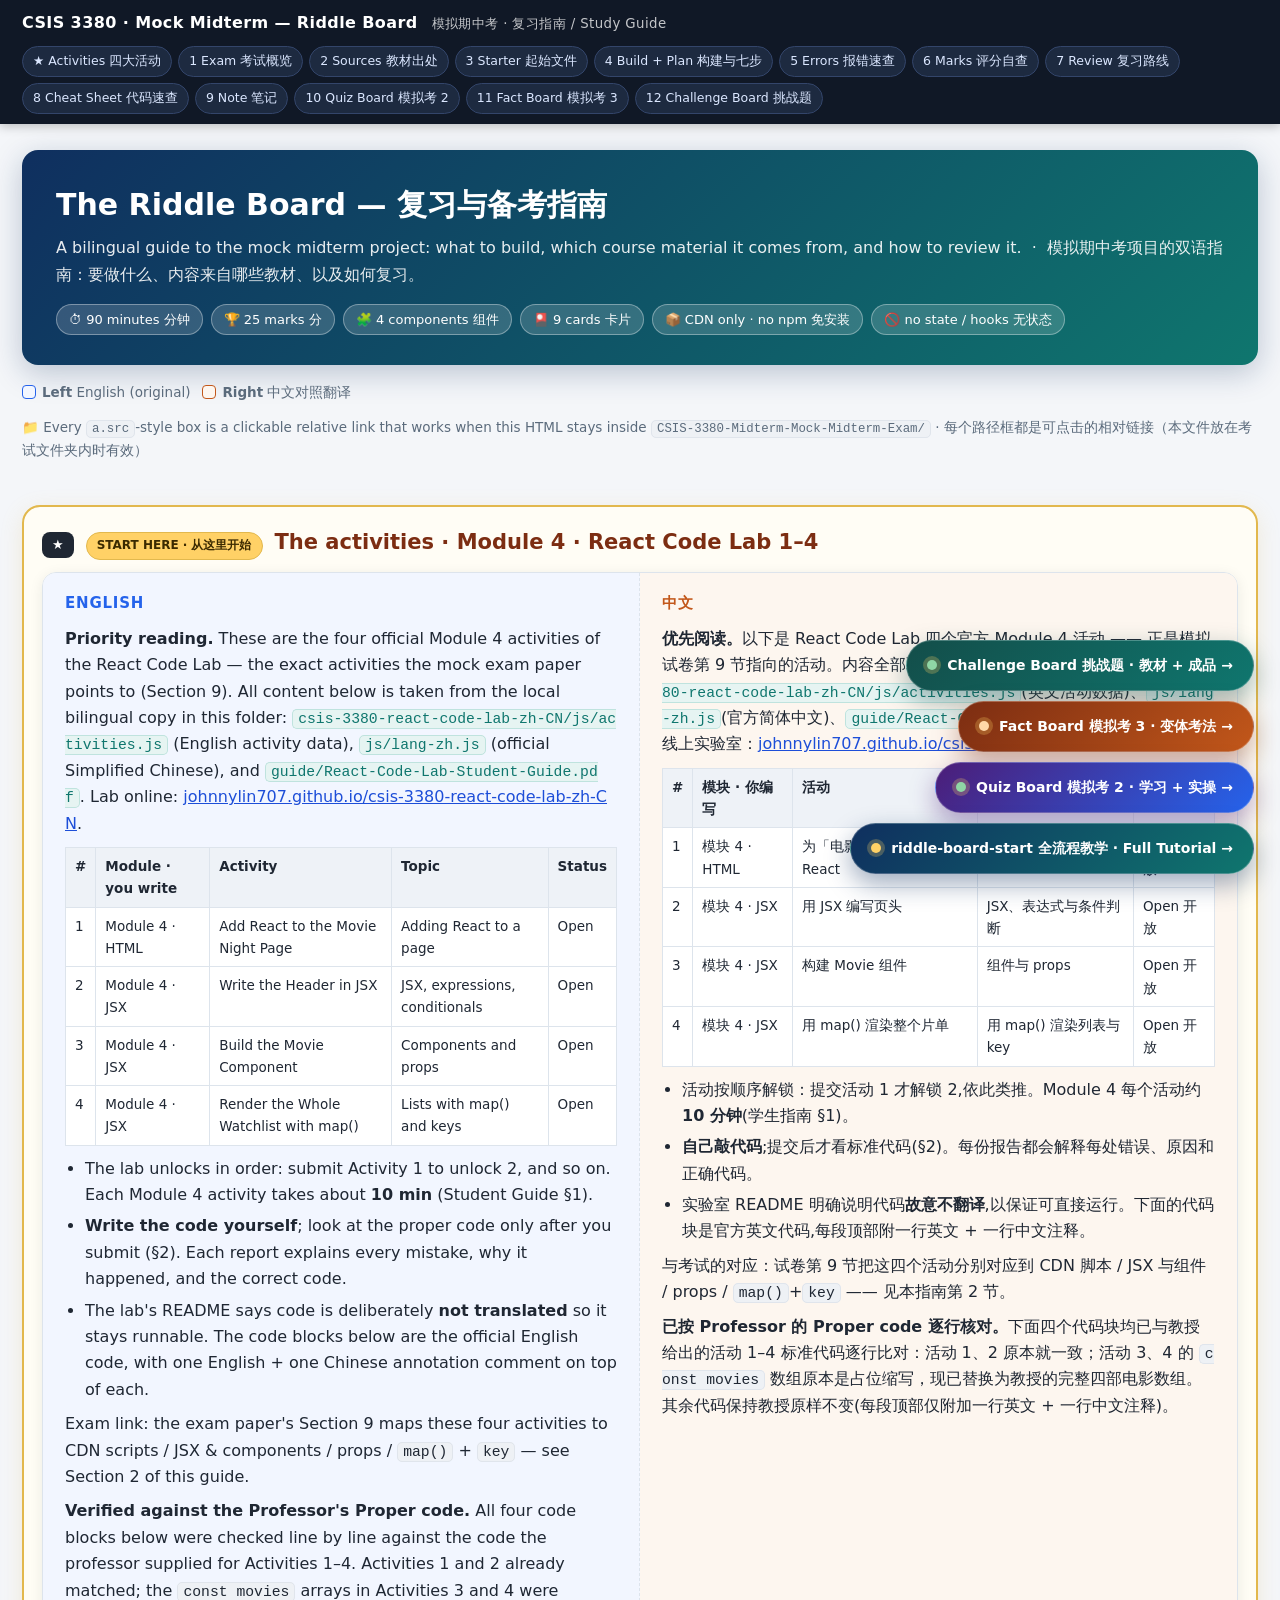
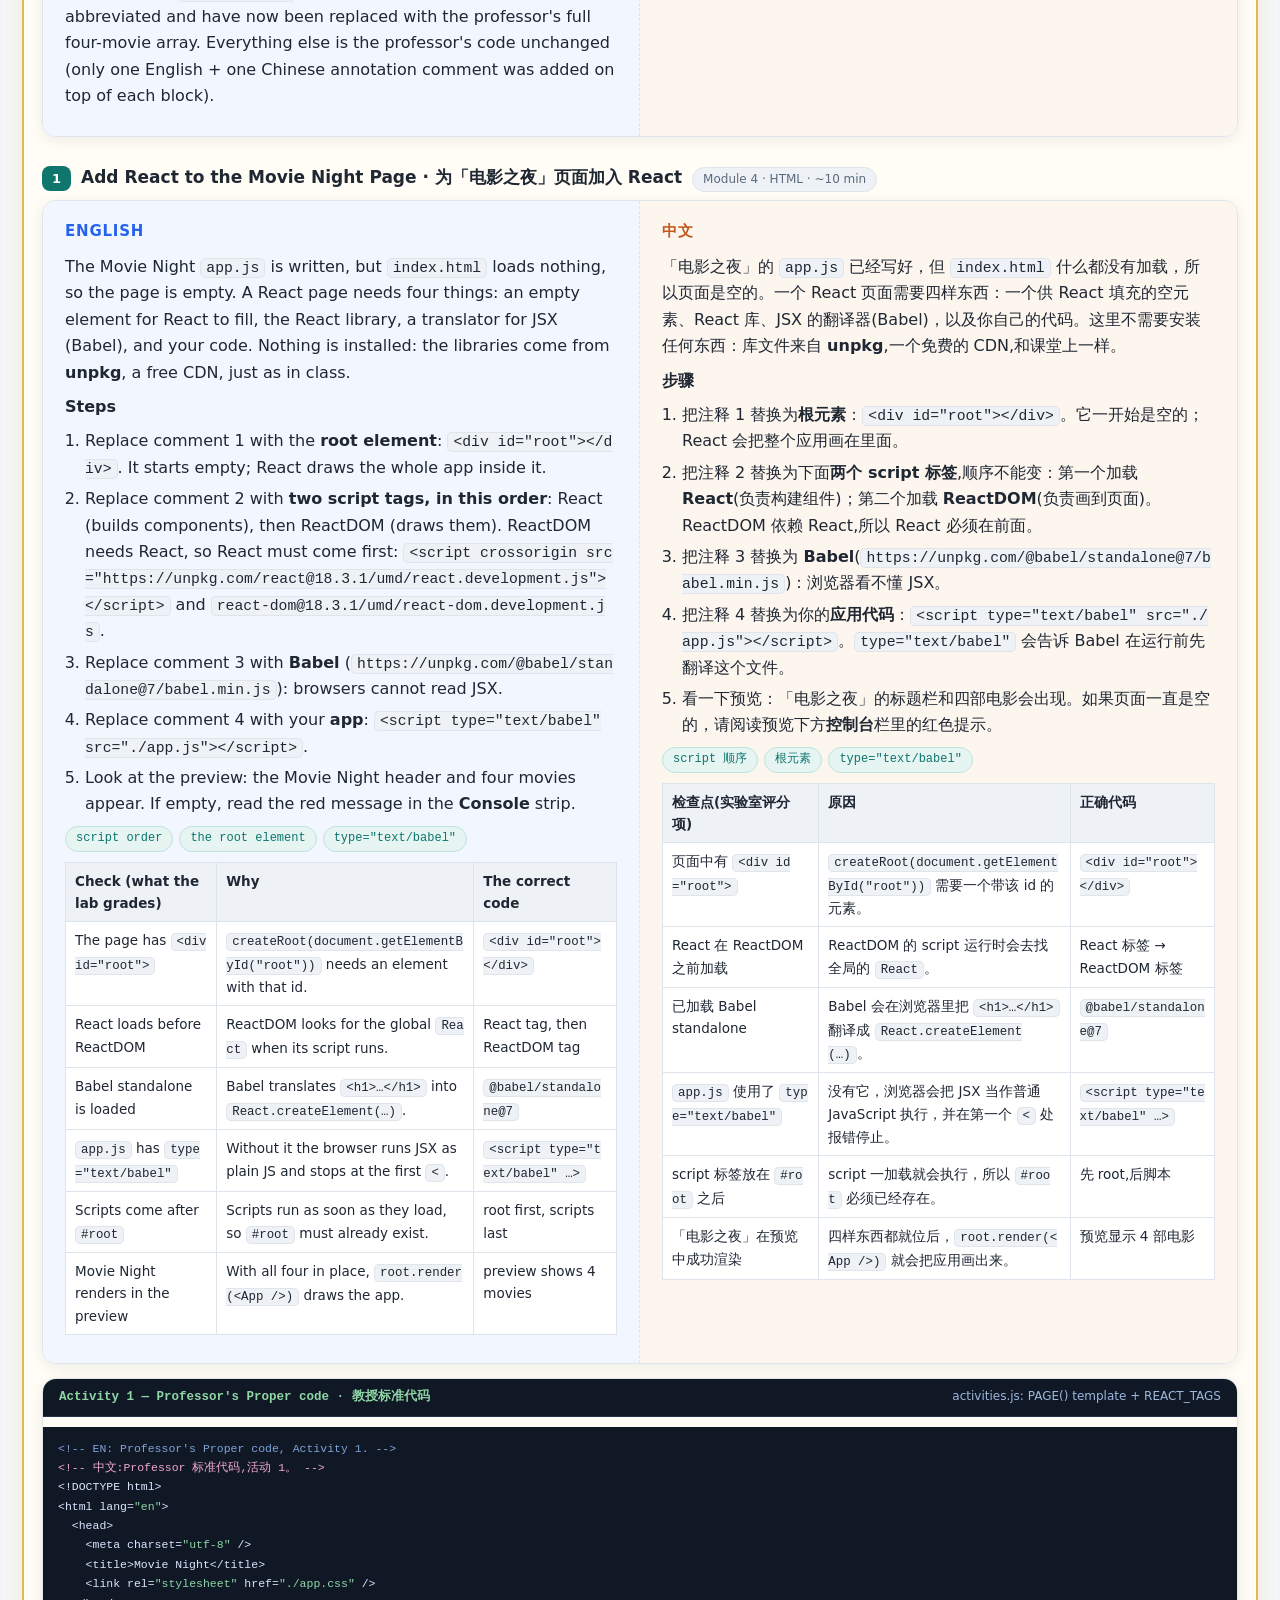
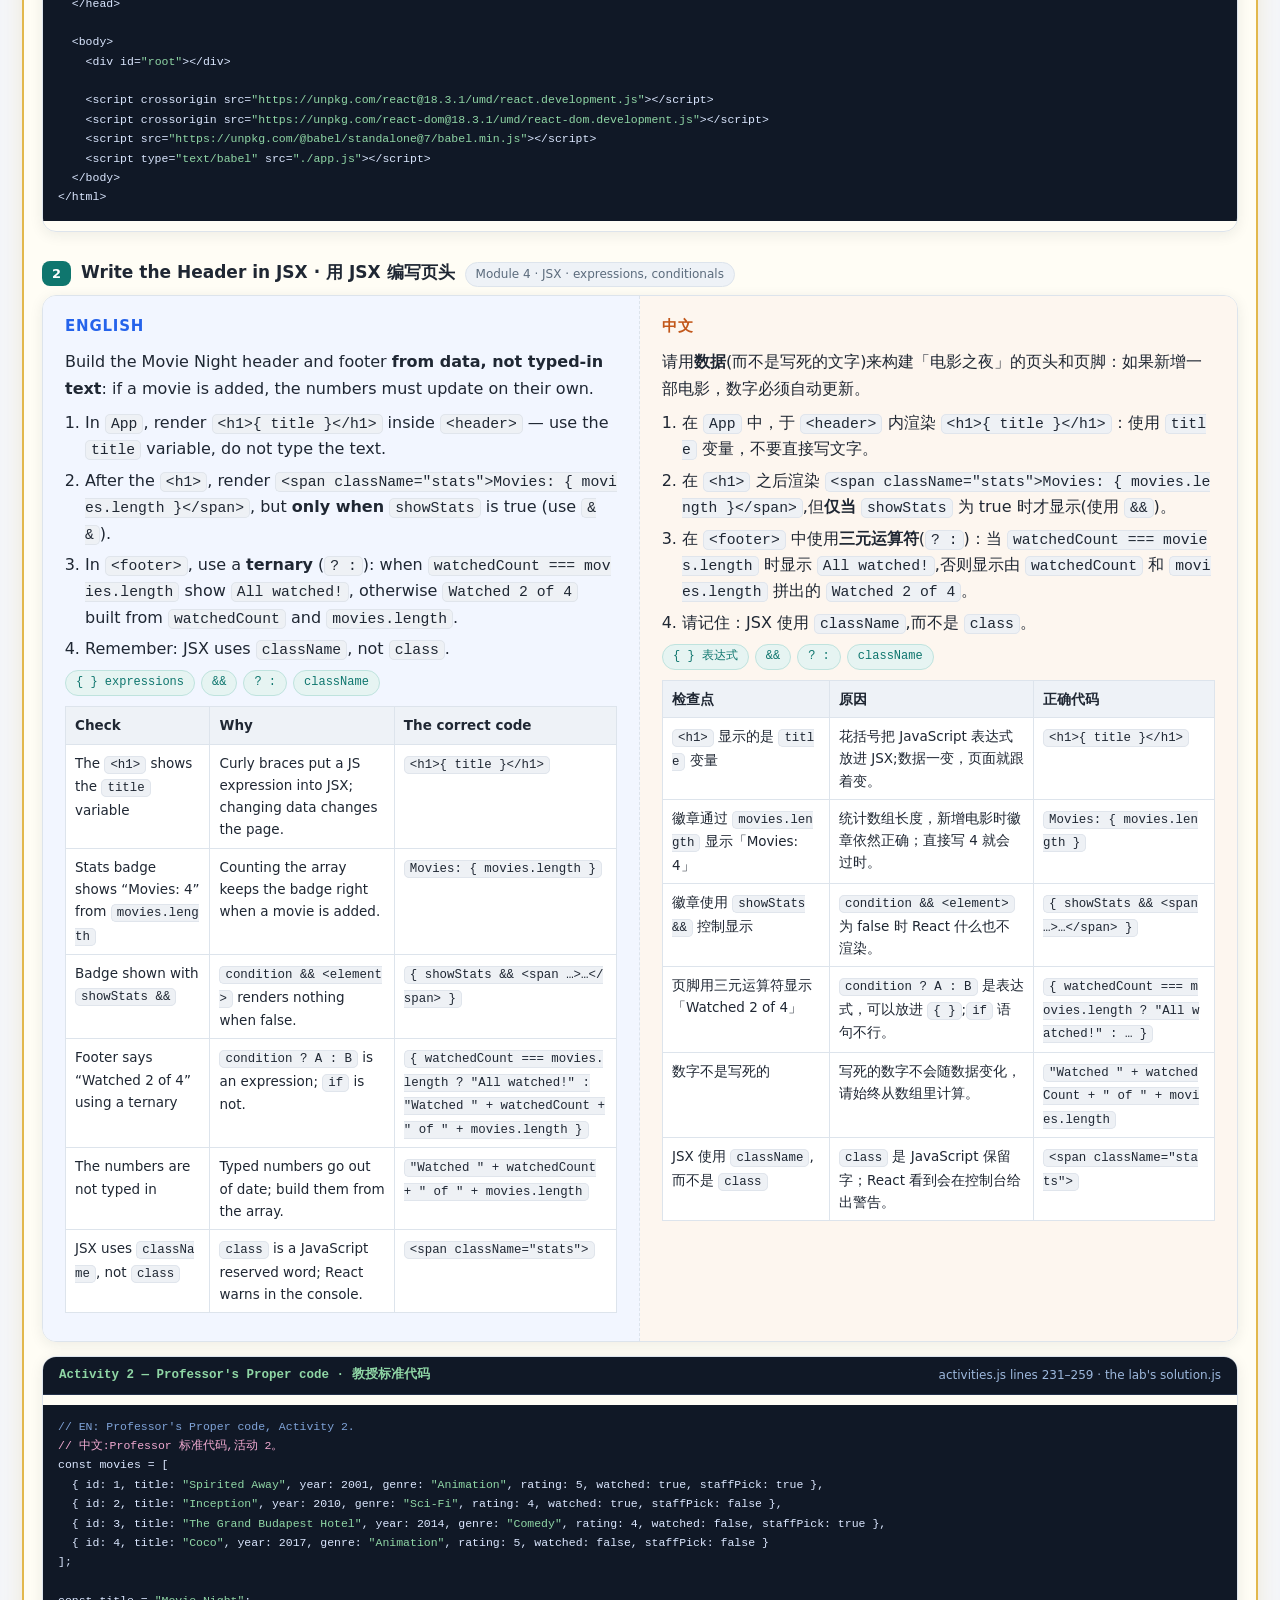
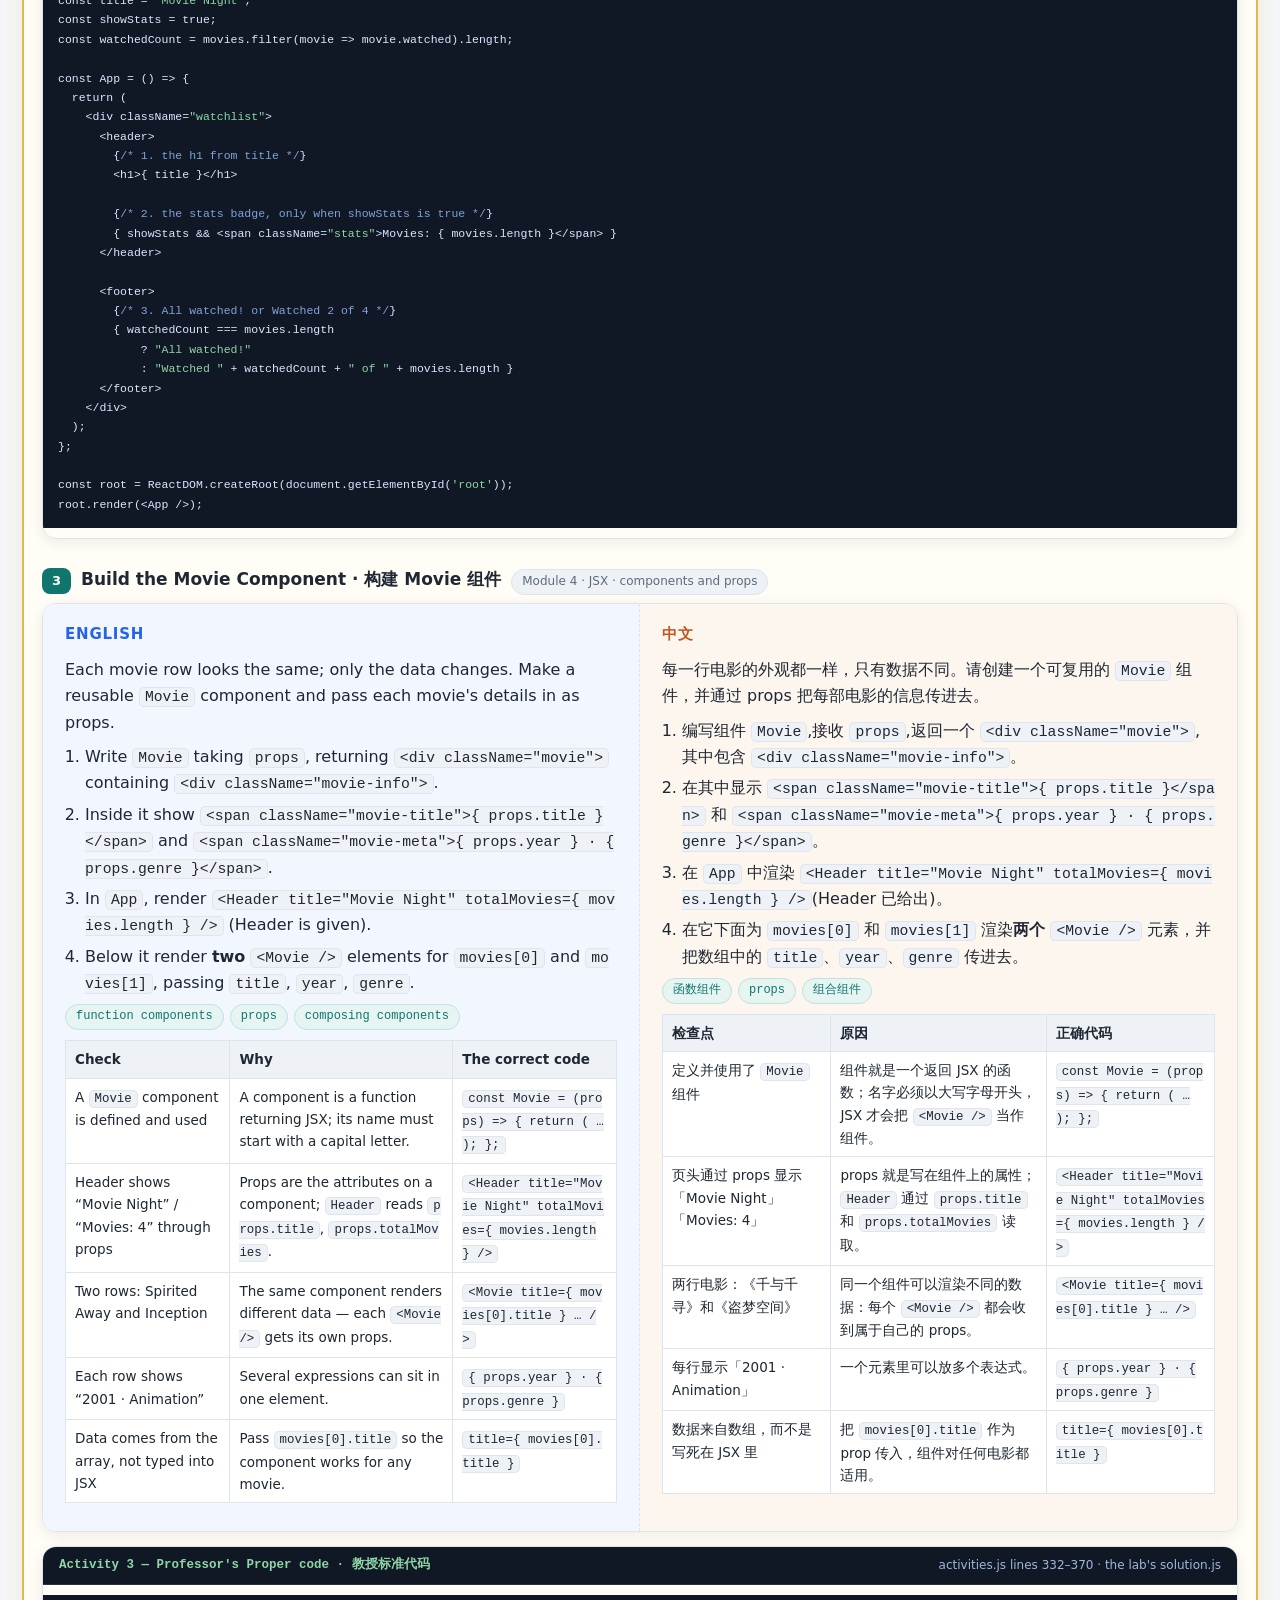
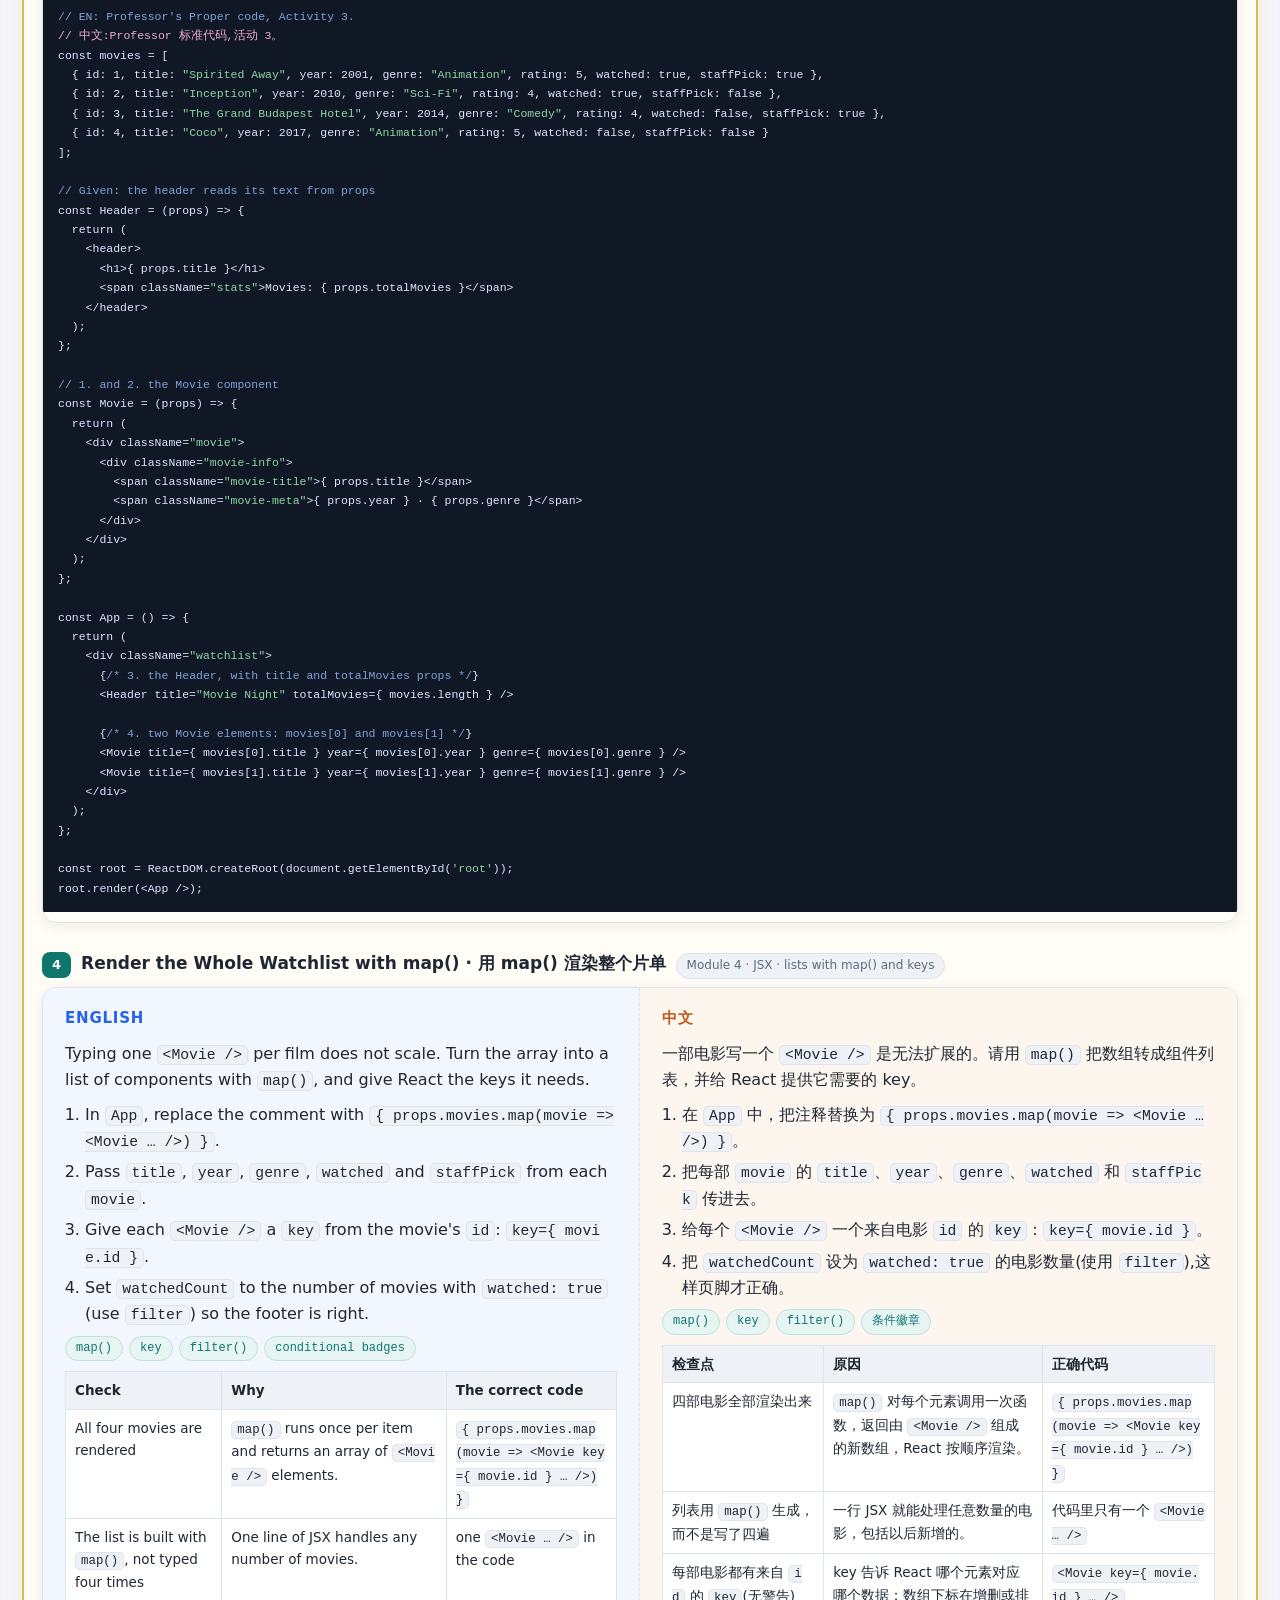
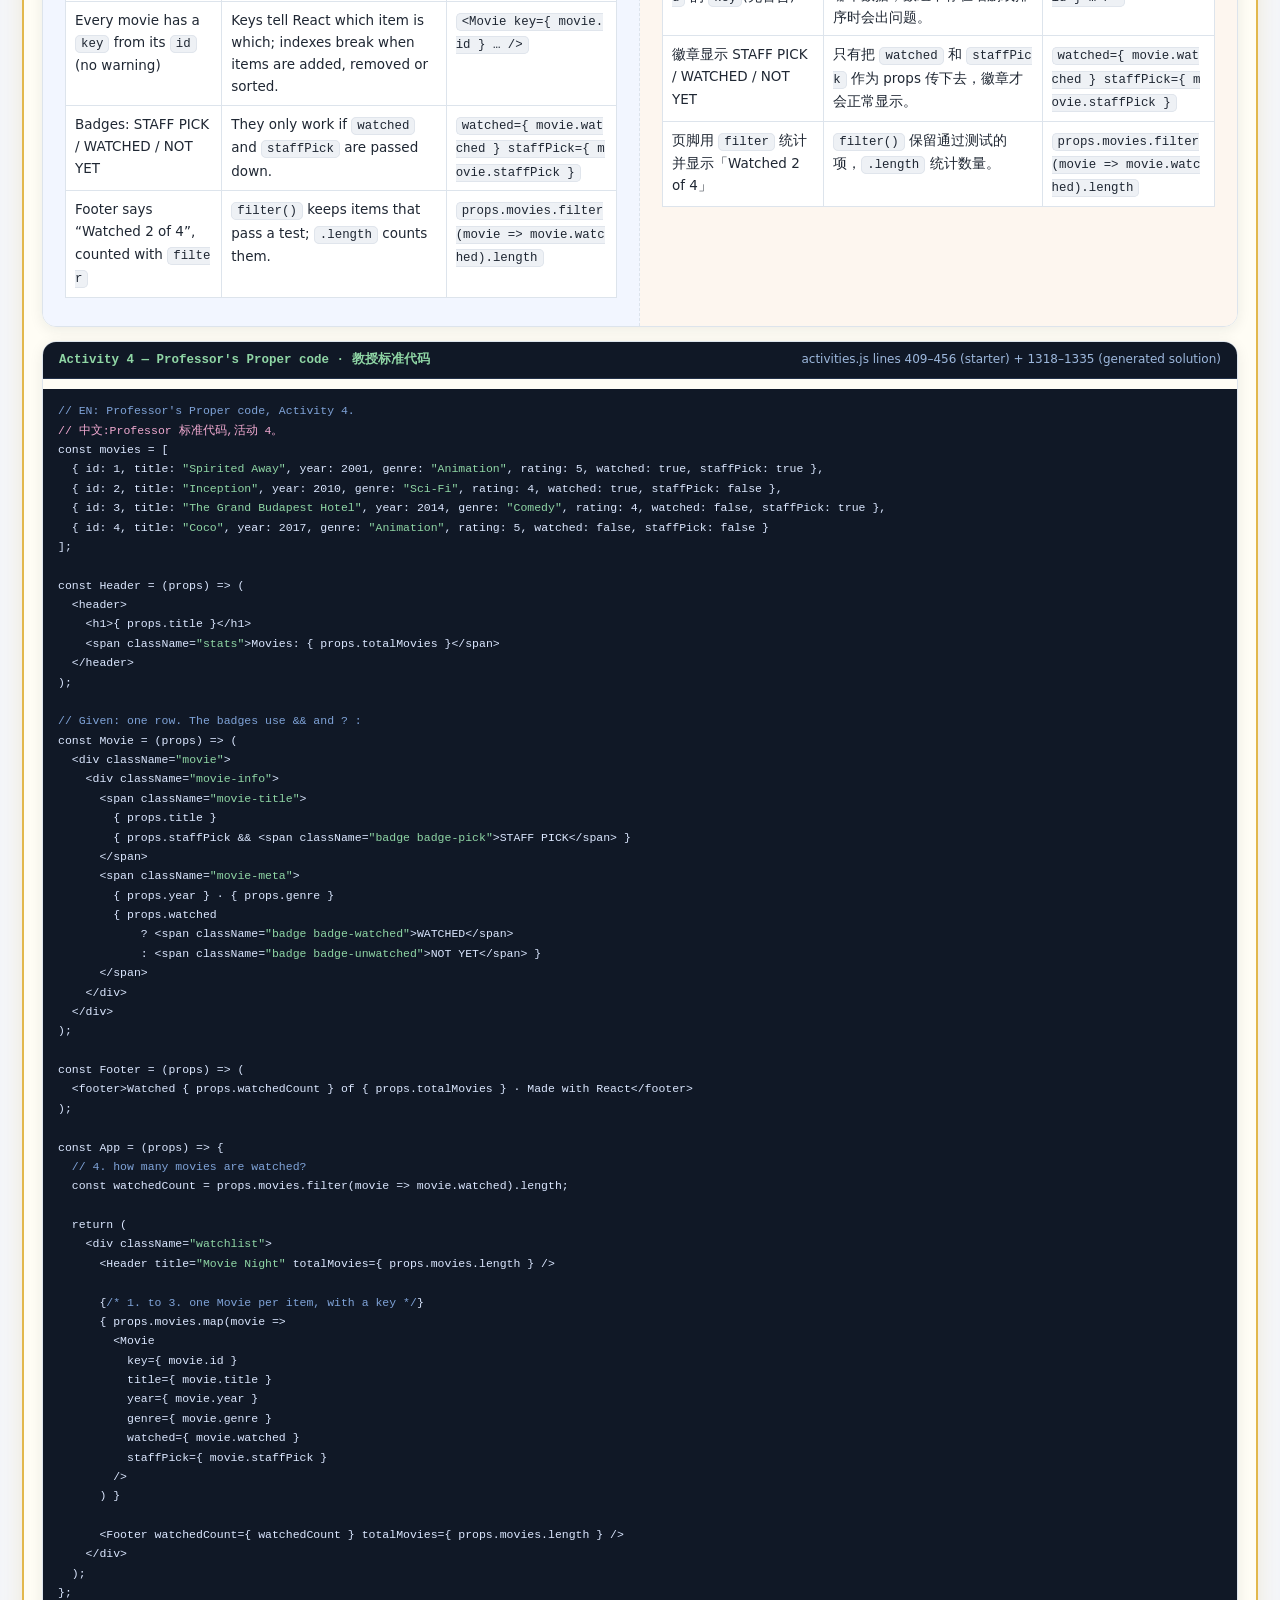
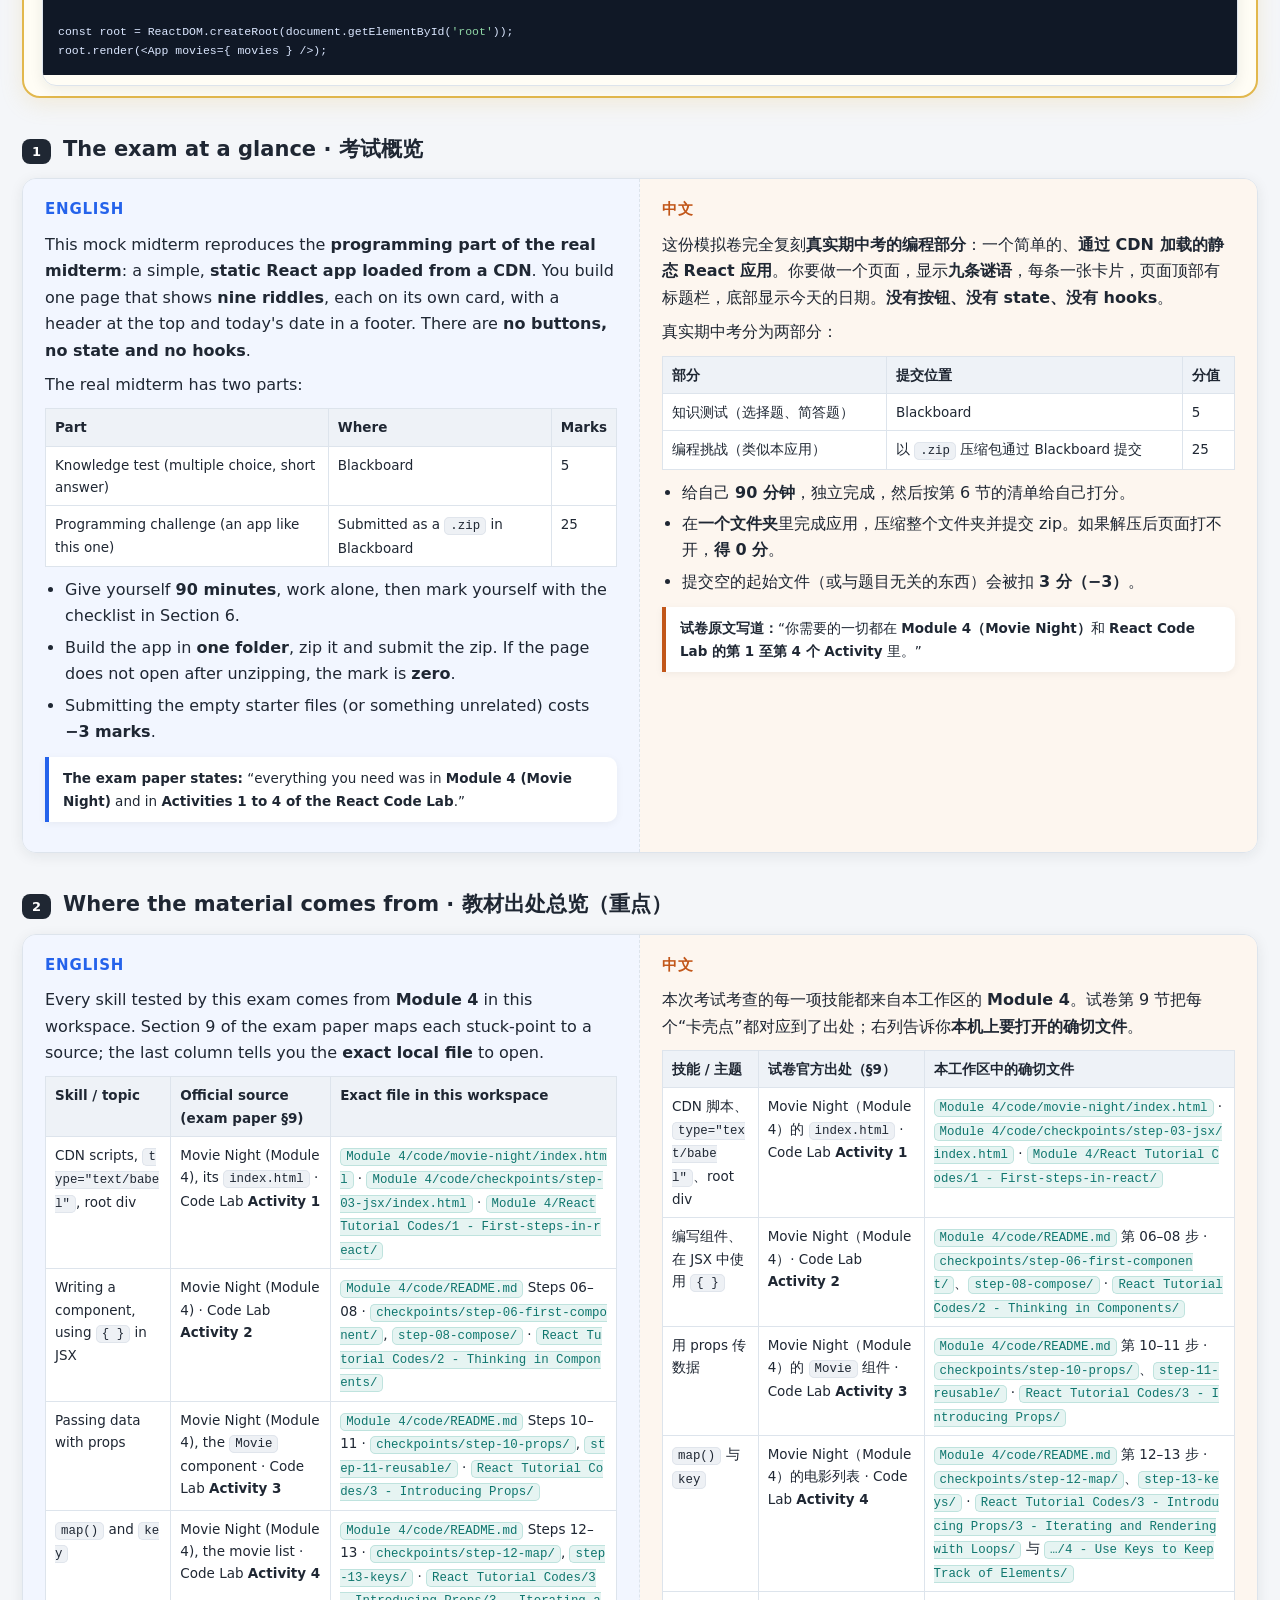
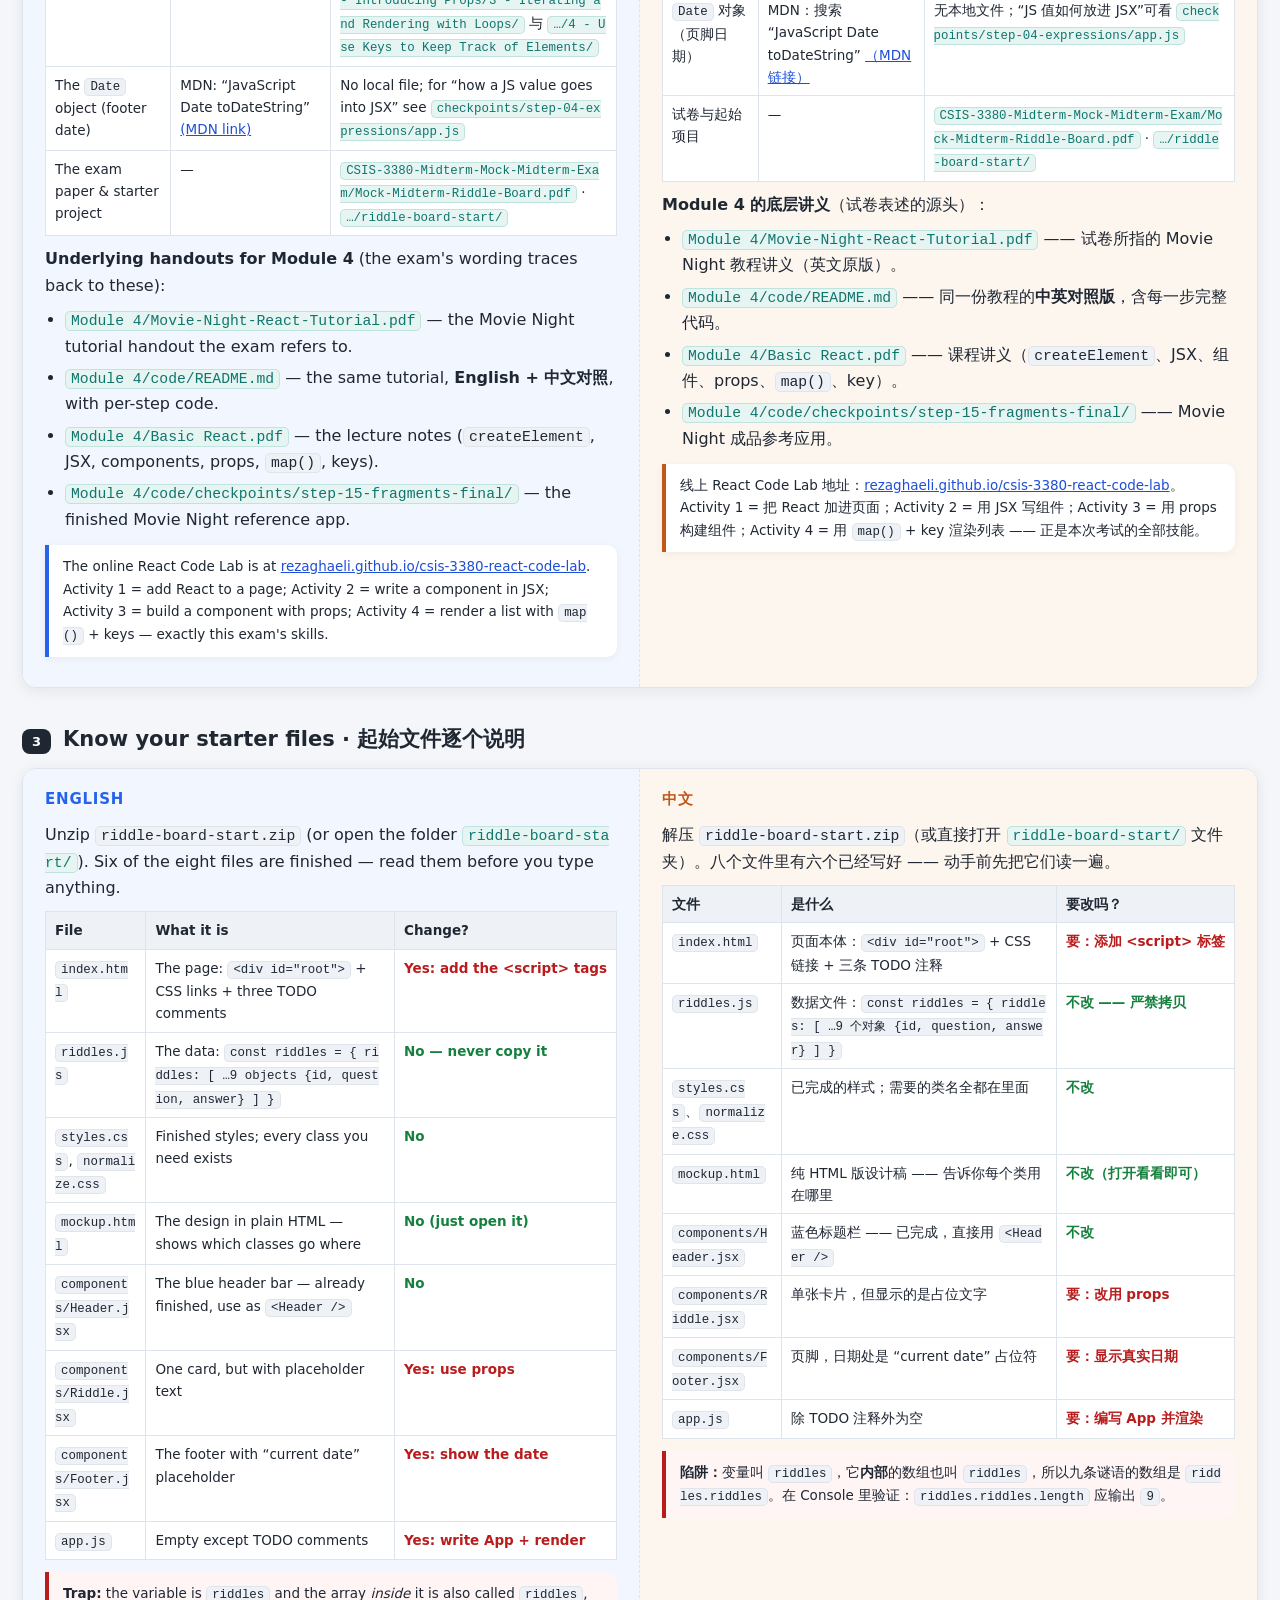
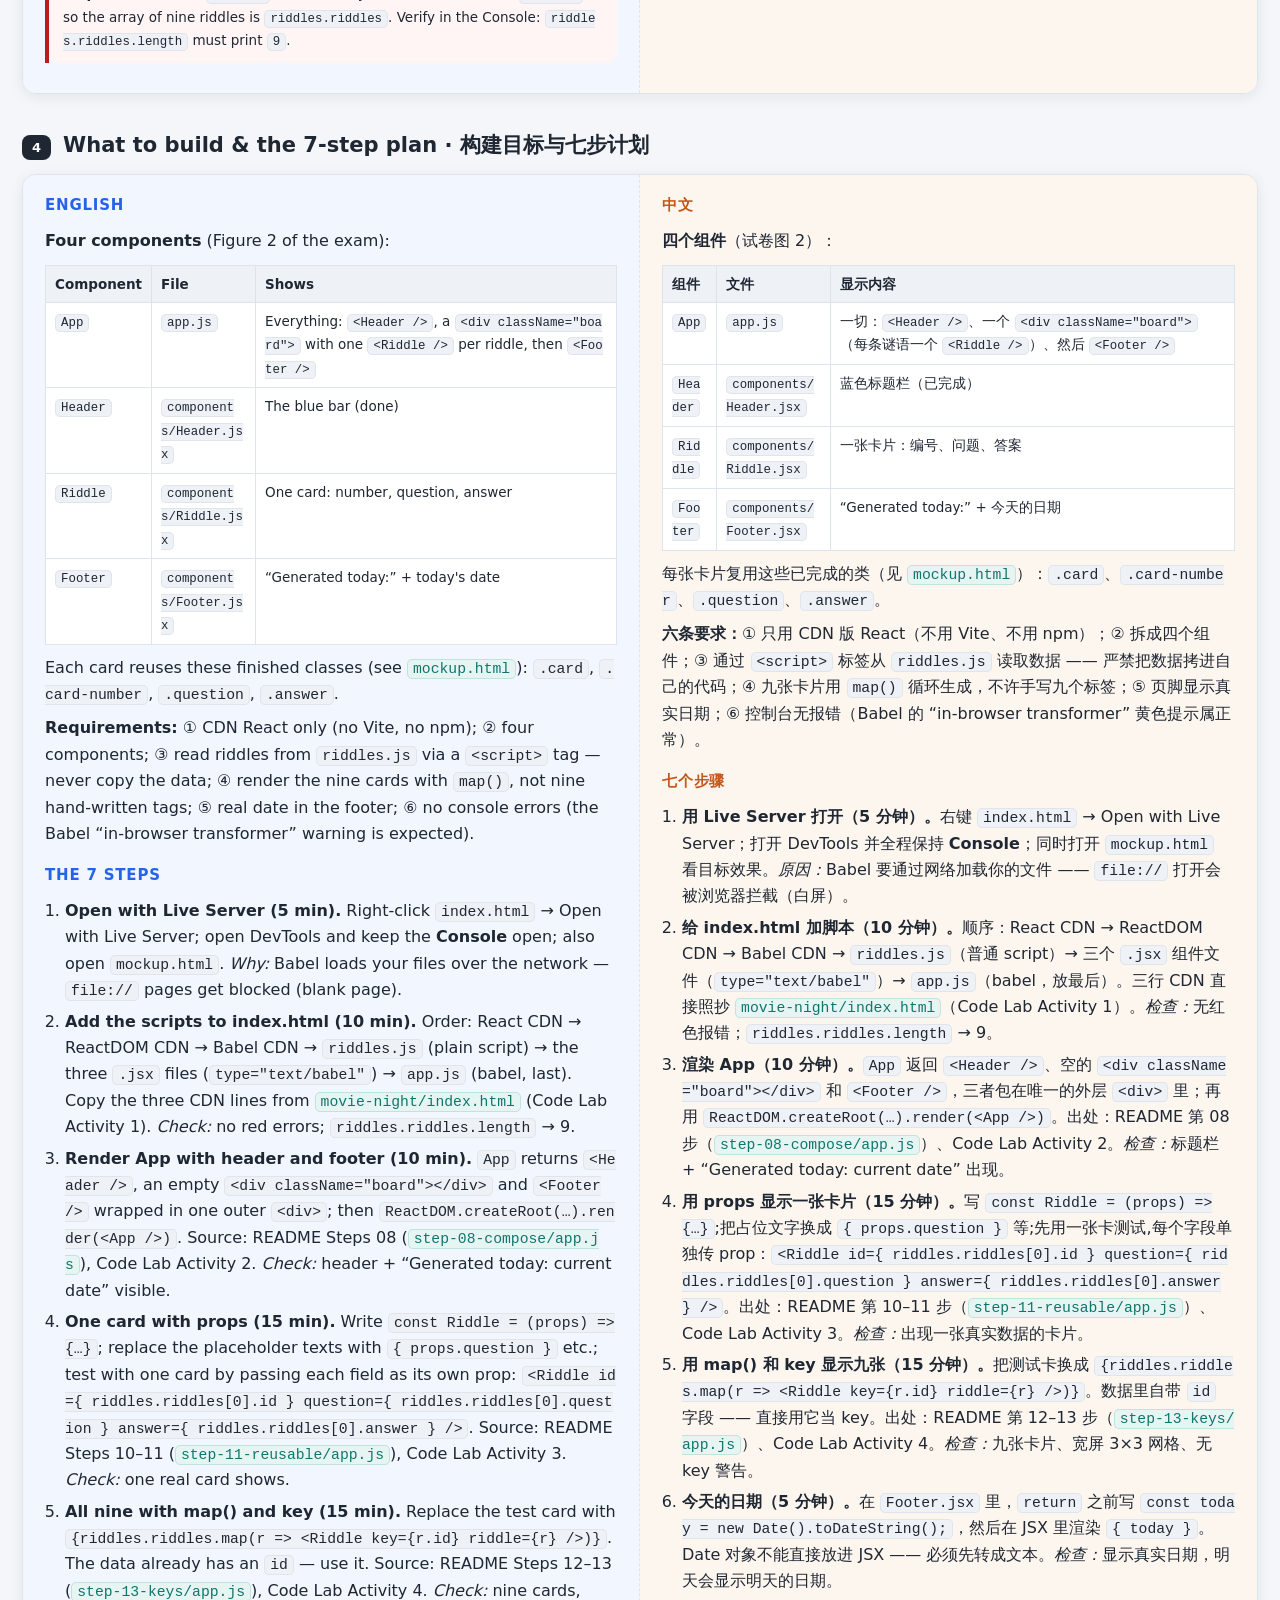
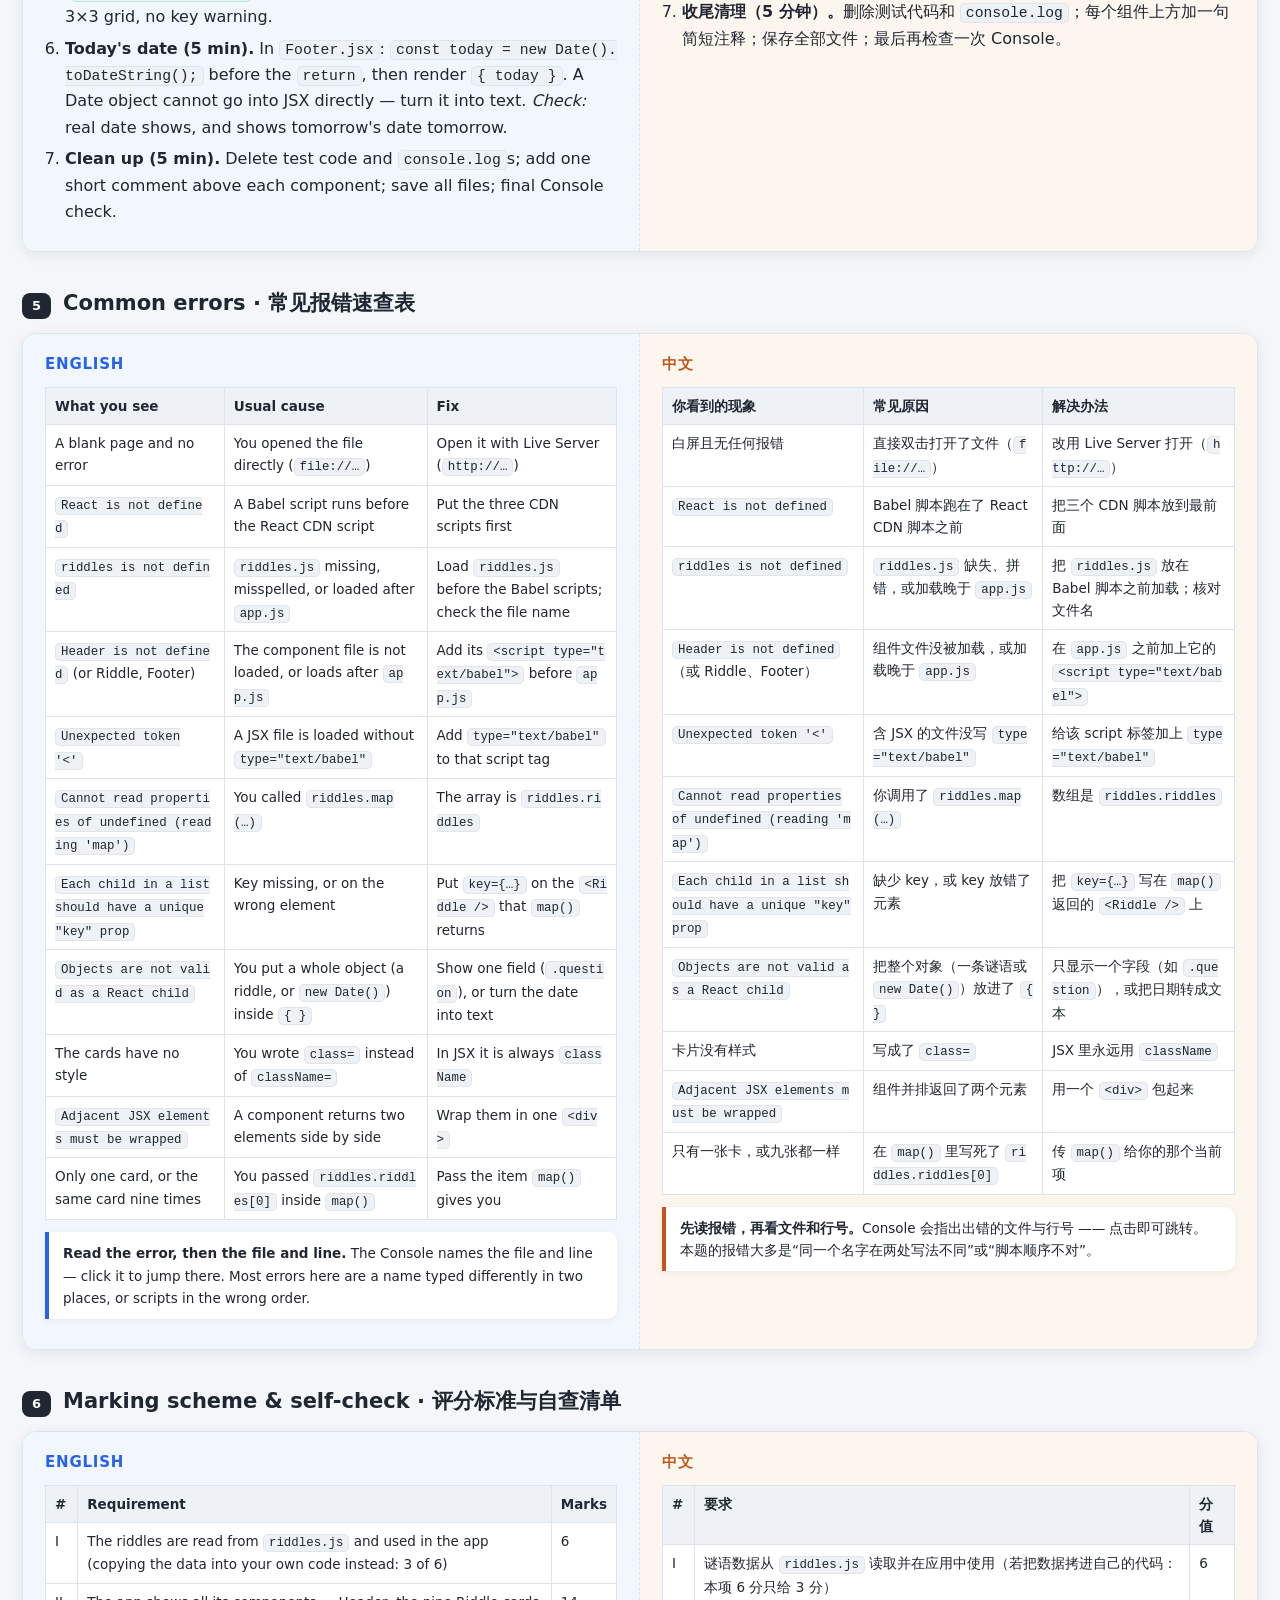
<file: index.html>
<!DOCTYPE html>
<html lang="en">
<head>
<meta charset="UTF-8">
<meta name="viewport" content="width=device-width, initial-scale=1.0">
<title>Riddle Board 模拟期中考复习指南 · Mock Midterm Study Guide</title>
<style>
  :root{
    --ink:#1f2733; --muted:#5b6b7c; --bg:#f4f6f9; --card:#ffffff;
    --en:#2563eb; --en-bg:#f2f6ff; --zh:#c2571a; --zh-bg:#fdf6ef;
    --line:#dde4ec; --ok:#15803d; --warn:#b91c1c; --accent:#0f766e;
  }
  *{box-sizing:border-box}
  html{scroll-behavior:smooth}
  body{margin:0;font-family:"Segoe UI",system-ui,-apple-system,"PingFang SC","Microsoft YaHei",sans-serif;color:var(--ink);background:var(--bg);line-height:1.65}

  /* ---------- top bar ---------- */
  header.top{position:sticky;top:0;z-index:50;background:#101826;color:#fff;padding:10px 22px;display:flex;flex-wrap:wrap;gap:10px;align-items:center;box-shadow:0 2px 10px rgba(0,0,0,.25)}
  header.top .brand{font-weight:700;letter-spacing:.4px}
  header.top .brand small{opacity:.75;font-weight:400;margin-left:8px}
  nav.chips{display:flex;flex-wrap:wrap;gap:6px;margin-left:auto}
  nav.chips a{color:#dbe7ff;text-decoration:none;font-size:12.5px;padding:4px 10px;border-radius:99px;background:#1d2a40;border:1px solid #33456a}
  nav.chips a:hover{background:#2a3c5e}

  /* ---------- hero ---------- */
  .hero{max-width:1280px;margin:26px auto 0;padding:0 22px}
  .hero .box{background:linear-gradient(135deg,#0f2f5f,#0f766e);color:#fff;border-radius:16px;padding:30px 34px;box-shadow:0 8px 30px rgba(15,47,95,.25)}
  .hero h1{margin:0 0 6px;font-size:30px}
  .hero p.sub{margin:0;opacity:.9}
  .badges{margin-top:16px;display:flex;flex-wrap:wrap;gap:8px}
  .badges span{background:rgba(255,255,255,.16);border:1px solid rgba(255,255,255,.35);padding:4px 12px;border-radius:99px;font-size:13px}

  /* ---------- legend + toc note ---------- */
  .legend{max-width:1280px;margin:16px auto 0;padding:0 22px;display:flex;gap:12px;flex-wrap:wrap;align-items:center;color:var(--muted);font-size:13.5px}
  .legend .sw{display:inline-block;width:14px;height:14px;border-radius:4px;vertical-align:-2px;margin-right:6px;border:1px solid rgba(0,0,0,.12)}

  /* ---------- two-column rows ---------- */
  main{max-width:1280px;margin:0 auto;padding:10px 22px 60px}
  section{margin-top:34px}
  .sec-head{display:flex;align-items:baseline;gap:12px;margin-bottom:12px}
  .sec-head .no{background:var(--ink);color:#fff;border-radius:8px;padding:2px 10px;font-size:13px;font-weight:700}
  .sec-head h2{margin:0;font-size:21px}
  .duo{display:grid;grid-template-columns:1fr 1fr;border-radius:14px;overflow:hidden;box-shadow:0 3px 14px rgba(23,32,44,.08);border:1px solid var(--line)}
  .cell{padding:18px 22px;background:var(--card)}
  .cell.en{background:var(--en-bg);border-right:1px dashed var(--line)}
  .cell.zh{background:var(--zh-bg)}
  .cell h3{margin:0 0 10px;font-size:15px;text-transform:uppercase;letter-spacing:.8px}
  .cell.en h3{color:var(--en)} .cell.zh h3{color:var(--zh)}
  .cell p{margin:8px 0}
  .cell ul,.cell ol{margin:8px 0 8px 20px;padding:0}
  .cell li{margin:5px 0}
  @media (max-width:900px){ .duo{grid-template-columns:1fr} .cell.en{border-right:none;border-bottom:1px dashed var(--line)} }

  /* ---------- tables ---------- */
  table{width:100%;border-collapse:collapse;margin:10px 0;font-size:13.5px;background:#fff}
  th,td{border:1px solid var(--line);padding:7px 9px;text-align:left;vertical-align:top}
  th{background:#eef2f7;font-weight:700}
  td.yes{color:var(--warn);font-weight:600;white-space:nowrap}
  td.no{color:var(--ok);font-weight:600;white-space:nowrap}

  /* ---------- code ---------- */
  code{font-family:"SF Mono",Menlo,Consolas,monospace;font-size:.92em;background:#eef1f5;border:1px solid #e0e5ec;border-radius:5px;padding:1px 5px;word-break:break-all}
  pre{font-family:"SF Mono",Menlo,Consolas,monospace;font-size:12.5px;background:#101826;color:#dbe7ff;border-radius:10px;padding:13px 15px;overflow-x:auto;line-height:1.55;margin:10px 0}
  pre code{background:none;border:none;color:inherit;padding:0}
  pre .c{color:#7fa3d8} pre .z{color:#f0a9d0} pre .k{color:#f2b134} pre .s{color:#8fd6a5}
  .codecard{margin-top:14px;border-radius:14px;overflow:hidden;border:1px solid var(--line);box-shadow:0 3px 14px rgba(23,32,44,.08)}
  .codecard .cc-head{display:flex;gap:12px;align-items:center;justify-content:space-between;flex-wrap:wrap;background:#101826;color:#cdd9ec;padding:8px 16px;font-size:12.5px;border-bottom:1px solid #24324a}
  .codecard .cc-head .file{font-family:"SF Mono",Menlo,Consolas,monospace;color:#8fd6a5;font-weight:700}
  .codecard .cc-head .src{color:#9db8dd;font-size:12px}
  .codecard pre{border-radius:0}

  /* ---------- path links ---------- */
  a.src{font-family:"SF Mono",Menlo,Consolas,monospace;font-size:.92em;color:var(--accent);background:#e6f4f2;border:1px solid #bfe3de;border-radius:5px;padding:1px 5px;text-decoration:none;word-break:break-all}
  a.src:hover{background:#d3ebe7;text-decoration:underline}
  a.ext{color:#1d4ed8;text-decoration:underline;word-break:break-all}

  /* ---------- checklist ---------- */
  ul.check{list-style:none;margin-left:0}
  ul.check li{padding-left:26px;position:relative}
  ul.check li::before{content:"☐";position:absolute;left:0;color:var(--en);font-size:15px}

  /* ---------- tip / warn boxes ---------- */
  .note{border-left:4px solid var(--en);background:#fff;border-radius:0 10px 10px 0;padding:10px 14px;margin:12px 0;font-size:13.5px;box-shadow:0 2px 8px rgba(0,0,0,.05)}
  .note.zh-note{border-left-color:var(--zh)}
  .note b{color:inherit}
  .warnbox{border-left:4px solid var(--warn);background:#fff5f5;border-radius:0 10px 10px 0;padding:10px 14px;margin:12px 0;font-size:13.5px}

  /* ---------- footer ---------- */
  footer.page{max-width:1280px;margin:0 auto;padding:0 22px 40px;color:var(--muted);font-size:13px}

  /* ---------- floating tutorial buttons ---------- */
  .fabs{position:fixed;right:26px;bottom:26px;z-index:99;display:flex;flex-direction:column;align-items:flex-end;gap:10px}
  .fab{display:flex;align-items:center;gap:10px;
       background:linear-gradient(135deg,#0f2f5f,#0f766e);color:#fff;text-decoration:none;
       padding:13px 20px;border-radius:999px;font-weight:700;font-size:14px;
       box-shadow:0 10px 26px rgba(15,47,95,.4);border:1px solid rgba(255,255,255,.25);
       transition:transform .15s ease, box-shadow .15s ease}
  .fab.alt{background:linear-gradient(135deg,#4c1d78,#2563eb);box-shadow:0 10px 26px rgba(76,29,120,.4)}
  .fab:hover{transform:translateY(-2px);box-shadow:0 14px 30px rgba(15,47,95,.5)}
  .fab.alt:hover{box-shadow:0 14px 30px rgba(76,29,120,.5)}
  .fab .dot{width:10px;height:10px;border-radius:50%;background:#ffd166;box-shadow:0 0 0 4px rgba(255,209,102,.25);animation:pulse 1.8s infinite}
  .fab.alt .dot{background:#8fd6a5}
  .fab.third{background:linear-gradient(135deg,#7c2d12,#c2571a);box-shadow:0 10px 26px rgba(124,45,18,.4)}
  .fab.third:hover{box-shadow:0 14px 30px rgba(124,45,18,.5)}
  .fab.third .dot{background:#ffd8a8}
  .fab.challenge{background:linear-gradient(135deg,#134e4a,#0f766e);box-shadow:0 10px 26px rgba(19,78,74,.4)}
  .fab.challenge:hover{box-shadow:0 14px 30px rgba(19,78,74,.5)}
  .fab.challenge .dot{background:#8fd6a5}
  @keyframes pulse{0%,100%{box-shadow:0 0 0 4px rgba(255,209,102,.25)}50%{box-shadow:0 0 0 8px rgba(255,209,102,.08)}}
  @media print{.fabs{display:none}}

  /* ---------- priority: Code Lab activities ---------- */
  .priority{border:2px solid #e2b84d;border-radius:18px;padding:18px 18px 10px;background:#fffdf5;box-shadow:0 6px 22px rgba(226,184,77,.18)}
  .priority > .sec-head h2{color:#7c2d12}
  .startbadge{background:#ffd166;color:#3b2a00;font-weight:800;font-size:12px;padding:3px 10px;border-radius:99px;border:1px solid #e2b84d}
  .act-head{display:flex;align-items:baseline;gap:10px;margin:26px 0 8px;flex-wrap:wrap}
  .act-head .no{background:#0f766e;color:#fff;border-radius:8px;padding:2px 10px;font-size:13px;font-weight:700}
  .act-head .tag{background:#eef2f7;color:var(--muted);border:1px solid var(--line);border-radius:99px;padding:2px 10px;font-size:12px}
  .act-head h3{margin:0;font-size:17px}
  .skills{display:flex;flex-wrap:wrap;gap:6px;margin:8px 0}
  .skills span{background:#e6f4f2;color:var(--accent);border:1px solid #bfe3de;border-radius:99px;padding:2px 10px;font-size:12px;font-family:"SF Mono",Menlo,Consolas,monospace}

  /* ---------- print ---------- */
  @media print{
    header.top{position:static;background:#101826}
    .hero .box{box-shadow:none}
    section{break-inside:avoid-page}
    body{background:#fff}
    .duo{box-shadow:none}
  }
</style>
</head>
<body>

<header class="top">
  <div class="brand">CSIS 3380 · Mock Midterm — Riddle Board <small>模拟期中考 · 复习指南 / Study Guide</small></div>
  <nav class="chips">
    <a href="#activities">★ Activities 四大活动</a>
    <a href="#s1">1 Exam 考试概览</a>
    <a href="#s2">2 Sources 教材出处</a>
    <a href="#s3">3 Starter 起始文件</a>
    <a href="#s4">4 Build + Plan 构建与七步</a>
    <a href="#s5">5 Errors 报错速查</a>
    <a href="#s6">6 Marks 评分自查</a>
    <a href="#s7">7 Review 复习路线</a>
    <a href="#s8">8 Cheat Sheet 代码速查</a>
    <a href="#s9">9 Note 笔记</a>
    <a href="#s10">10 Quiz Board 模拟考 2</a>
    <a href="#s11">11 Fact Board 模拟考 3</a>
    <a href="#s12">12 Challenge Board 挑战题</a>
  </nav>
</header>

<div class="hero">
  <div class="box">
    <h1>The Riddle Board — 复习与备考指南</h1>
    <p class="sub">A bilingual guide to the mock midterm project: what to build, which course material it comes from, and how to review it. &nbsp;·&nbsp; 模拟期中考项目的双语指南：要做什么、内容来自哪些教材、以及如何复习。</p>
    <div class="badges">
      <span>⏱ 90 minutes 分钟</span><span>🏆 25 marks 分</span><span>🧩 4 components 组件</span><span>🎴 9 cards 卡片</span><span>📦 CDN only · no npm 免安装</span><span>🚫 no state / hooks 无状态</span>
    </div>
  </div>
</div>

<div class="legend">
  <span><span class="sw" style="background:var(--en-bg);border-color:var(--en)"></span><b>Left</b> English (original)</span>
  <span><span class="sw" style="background:var(--zh-bg);border-color:var(--zh)"></span><b>Right</b> 中文对照翻译</span>
  <span>📁 Every <code>a.src</code>-style box is a clickable relative link that works when this HTML stays inside <code>CSIS-3380-Midterm-Mock-Midterm-Exam/</code> · 每个路径框都是可点击的相对链接（本文件放在考试文件夹内时有效）</span>
</div>

<main>

<!-- ============ PRIORITY: CODE LAB ACTIVITIES 1–4 ============ -->
<section id="activities" class="priority">
  <div class="sec-head"><span class="no">★</span><span class="startbadge">START HERE · 从这里开始</span><h2>The activities · Module 4 · React Code Lab 1–4</h2></div>
  <div class="duo">
    <div class="cell en">
      <h3>English</h3>
      <p><b>Priority reading.</b> These are the four official Module 4 activities of the React Code Lab — the exact activities the mock exam paper points to (Section 9). All content below is taken from the local bilingual copy in this folder: <a class="src" href="csis-3380-react-code-lab-zh-CN/js/activities.js">csis-3380-react-code-lab-zh-CN/js/activities.js</a> (English activity data), <a class="src" href="csis-3380-react-code-lab-zh-CN/js/lang-zh.js">js/lang-zh.js</a> (official Simplified Chinese), and <a class="src" href="csis-3380-react-code-lab-zh-CN/guide/React-Code-Lab-Student-Guide.pdf">guide/React-Code-Lab-Student-Guide.pdf</a>. Lab online: <a class="ext" href="https://johnnylin707.github.io/csis-3380-react-code-lab-zh-CN/">johnnylin707.github.io/csis-3380-react-code-lab-zh-CN</a>.</p>
      <table>
        <tr><th>#</th><th>Module · you write</th><th>Activity</th><th>Topic</th><th>Status</th></tr>
        <tr><td>1</td><td>Module 4 · HTML</td><td>Add React to the Movie Night Page</td><td>Adding React to a page</td><td>Open</td></tr>
        <tr><td>2</td><td>Module 4 · JSX</td><td>Write the Header in JSX</td><td>JSX, expressions, conditionals</td><td>Open</td></tr>
        <tr><td>3</td><td>Module 4 · JSX</td><td>Build the Movie Component</td><td>Components and props</td><td>Open</td></tr>
        <tr><td>4</td><td>Module 4 · JSX</td><td>Render the Whole Watchlist with map()</td><td>Lists with map() and keys</td><td>Open</td></tr>
      </table>
      <ul>
        <li>The lab unlocks in order: submit Activity 1 to unlock 2, and so on. Each Module 4 activity takes about <b>10 min</b> (Student Guide §1).</li>
        <li><b>Write the code yourself</b>; look at the proper code only after you submit (§2). Each report explains every mistake, why it happened, and the correct code.</li>
        <li>The lab's README says code is deliberately <b>not translated</b> so it stays runnable. The code blocks below are the official English code, with one English + one Chinese annotation comment on top of each.</li>
      </ul>
      <p>Exam link: the exam paper's Section 9 maps these four activities to CDN scripts / JSX &amp; components / props / <code>map()</code> + <code>key</code> — see Section 2 of this guide.</p>
      <p><b>Verified against the Professor's Proper code.</b> All four code blocks below were checked line by line against the code the professor supplied for Activities 1–4. Activities 1 and 2 already matched; the <code>const movies</code> arrays in Activities 3 and 4 were abbreviated and have now been replaced with the professor's full four-movie array. Everything else is the professor's code unchanged (only one English + one Chinese annotation comment was added on top of each block).</p>
    </div>
    <div class="cell zh">
      <h3>中文</h3>
      <p><b>优先阅读。</b>以下是 React Code Lab 四个官方 Module 4 活动 —— 正是模拟试卷第 9 节指向的活动。内容全部取自本文件夹里的中英双语副本：<a class="src" href="csis-3380-react-code-lab-zh-CN/js/activities.js">csis-3380-react-code-lab-zh-CN/js/activities.js</a>(英文活动数据)、<a class="src" href="csis-3380-react-code-lab-zh-CN/js/lang-zh.js">js/lang-zh.js</a>(官方简体中文)、<a class="src" href="csis-3380-react-code-lab-zh-CN/guide/React-Code-Lab-Student-Guide.pdf">guide/React-Code-Lab-Student-Guide.pdf</a>。线上实验室：<a class="ext" href="https://johnnylin707.github.io/csis-3380-react-code-lab-zh-CN/">johnnylin707.github.io/csis-3380-react-code-lab-zh-CN</a>。</p>
      <table>
        <tr><th>#</th><th>模块 · 你编写</th><th>活动</th><th>主题</th><th>状态</th></tr>
        <tr><td>1</td><td>模块 4 · HTML</td><td>为「电影之夜」页面加入 React</td><td>在页面中加入 React</td><td>Open 开放</td></tr>
        <tr><td>2</td><td>模块 4 · JSX</td><td>用 JSX 编写页头</td><td>JSX、表达式与条件判断</td><td>Open 开放</td></tr>
        <tr><td>3</td><td>模块 4 · JSX</td><td>构建 Movie 组件</td><td>组件与 props</td><td>Open 开放</td></tr>
        <tr><td>4</td><td>模块 4 · JSX</td><td>用 map() 渲染整个片单</td><td>用 map() 渲染列表与 key</td><td>Open 开放</td></tr>
      </table>
      <ul>
        <li>活动按顺序解锁：提交活动 1 才解锁 2,依此类推。Module 4 每个活动约 <b>10 分钟</b>(学生指南 §1)。</li>
        <li><b>自己敲代码</b>;提交后才看标准代码(§2)。每份报告都会解释每处错误、原因和正确代码。</li>
        <li>实验室 README 明确说明代码<b>故意不翻译</b>,以保证可直接运行。下面的代码块是官方英文代码,每段顶部附一行英文 + 一行中文注释。</li>
      </ul>
      <p>与考试的对应：试卷第 9 节把这四个活动分别对应到 CDN 脚本 / JSX 与组件 / props / <code>map()</code>+<code>key</code> —— 见本指南第 2 节。</p>
      <p><b>已按 Professor 的 Proper code 逐行核对。</b>下面四个代码块均已与教授给出的活动 1–4 标准代码逐行比对：活动 1、2 原本就一致；活动 3、4 的 <code>const movies</code> 数组原本是占位缩写，现已替换为教授的完整四部电影数组。其余代码保持教授原样不变(每段顶部仅附加一行英文 + 一行中文注释)。</p>
    </div>
  </div>

  <!-- ---------------- Activity 1 ---------------- -->
  <div class="act-head"><span class="no">1</span><h3>Add React to the Movie Night Page · 为「电影之夜」页面加入 React</h3><span class="tag">Module 4 · HTML · ~10 min</span></div>
  <div class="duo">
    <div class="cell en">
      <h3>English</h3>
      <p>The Movie Night <code>app.js</code> is written, but <code>index.html</code> loads nothing, so the page is empty. A React page needs four things: an empty element for React to fill, the React library, a translator for JSX (Babel), and your code. Nothing is installed: the libraries come from <b>unpkg</b>, a free CDN, just as in class.</p>
      <p><b>Steps</b></p>
      <ol>
        <li>Replace comment 1 with the <b>root element</b>: <code>&lt;div id="root"&gt;&lt;/div&gt;</code>. It starts empty; React draws the whole app inside it.</li>
        <li>Replace comment 2 with <b>two script tags, in this order</b>: React (builds components), then ReactDOM (draws them). ReactDOM needs React, so React must come first: <code>&lt;script crossorigin src="https://unpkg.com/react@18.3.1/umd/react.development.js"&gt;&lt;/script&gt;</code> and <code>react-dom@18.3.1/umd/react-dom.development.js</code>.</li>
        <li>Replace comment 3 with <b>Babel</b> (<code>https://unpkg.com/@babel/standalone@7/babel.min.js</code>): browsers cannot read JSX.</li>
        <li>Replace comment 4 with your <b>app</b>: <code>&lt;script type="text/babel" src="./app.js"&gt;&lt;/script&gt;</code>.</li>
        <li>Look at the preview: the Movie Night header and four movies appear. If empty, read the red message in the <b>Console</b> strip.</li>
      </ol>
      <div class="skills"><span>script order</span><span>the root element</span><span>type="text/babel"</span></div>
      <table>
        <tr><th>Check (what the lab grades)</th><th>Why</th><th>The correct code</th></tr>
        <tr><td>The page has <code>&lt;div id="root"&gt;</code></td><td><code>createRoot(document.getElementById("root"))</code> needs an element with that id.</td><td><code>&lt;div id="root"&gt;&lt;/div&gt;</code></td></tr>
        <tr><td>React loads before ReactDOM</td><td>ReactDOM looks for the global <code>React</code> when its script runs.</td><td>React tag, then ReactDOM tag</td></tr>
        <tr><td>Babel standalone is loaded</td><td>Babel translates <code>&lt;h1&gt;…&lt;/h1&gt;</code> into <code>React.createElement(…)</code>.</td><td><code>@babel/standalone@7</code></td></tr>
        <tr><td><code>app.js</code> has <code>type="text/babel"</code></td><td>Without it the browser runs JSX as plain JS and stops at the first <code>&lt;</code>.</td><td><code>&lt;script type="text/babel" …&gt;</code></td></tr>
        <tr><td>Scripts come after <code>#root</code></td><td>Scripts run as soon as they load, so <code>#root</code> must already exist.</td><td>root first, scripts last</td></tr>
        <tr><td>Movie Night renders in the preview</td><td>With all four in place, <code>root.render(&lt;App /&gt;)</code> draws the app.</td><td>preview shows 4 movies</td></tr>
      </table>
    </div>
    <div class="cell zh">
      <h3>中文</h3>
      <p>「电影之夜」的 <code>app.js</code> 已经写好，但 <code>index.html</code> 什么都没有加载，所以页面是空的。一个 React 页面需要四样东西：一个供 React 填充的空元素、React 库、JSX 的翻译器(Babel)，以及你自己的代码。这里不需要安装任何东西：库文件来自 <b>unpkg</b>,一个免费的 CDN,和课堂上一样。</p>
      <p><b>步骤</b></p>
      <ol>
        <li>把注释 1 替换为<b>根元素</b>：<code>&lt;div id="root"&gt;&lt;/div&gt;</code>。它一开始是空的；React 会把整个应用画在里面。</li>
        <li>把注释 2 替换为下面<b>两个 script 标签</b>,顺序不能变：第一个加载 <b>React</b>(负责构建组件)；第二个加载 <b>ReactDOM</b>(负责画到页面)。ReactDOM 依赖 React,所以 React 必须在前面。</li>
        <li>把注释 3 替换为 <b>Babel</b>(<code>https://unpkg.com/@babel/standalone@7/babel.min.js</code>)：浏览器看不懂 JSX。</li>
        <li>把注释 4 替换为你的<b>应用代码</b>：<code>&lt;script type="text/babel" src="./app.js"&gt;&lt;/script&gt;</code>。<code>type="text/babel"</code> 会告诉 Babel 在运行前先翻译这个文件。</li>
        <li>看一下预览：「电影之夜」的标题栏和四部电影会出现。如果页面一直是空的，请阅读预览下方<b>控制台</b>栏里的红色提示。</li>
      </ol>
      <div class="skills"><span>script 顺序</span><span>根元素</span><span>type="text/babel"</span></div>
      <table>
        <tr><th>检查点(实验室评分项)</th><th>原因</th><th>正确代码</th></tr>
        <tr><td>页面中有 <code>&lt;div id="root"&gt;</code></td><td><code>createRoot(document.getElementById("root"))</code> 需要一个带该 id 的元素。</td><td><code>&lt;div id="root"&gt;&lt;/div&gt;</code></td></tr>
        <tr><td>React 在 ReactDOM 之前加载</td><td>ReactDOM 的 script 运行时会去找全局的 <code>React</code>。</td><td>React 标签 → ReactDOM 标签</td></tr>
        <tr><td>已加载 Babel standalone</td><td>Babel 会在浏览器里把 <code>&lt;h1&gt;…&lt;/h1&gt;</code> 翻译成 <code>React.createElement(…)</code>。</td><td><code>@babel/standalone@7</code></td></tr>
        <tr><td><code>app.js</code> 使用了 <code>type="text/babel"</code></td><td>没有它，浏览器会把 JSX 当作普通 JavaScript 执行，并在第一个 <code>&lt;</code> 处报错停止。</td><td><code>&lt;script type="text/babel" …&gt;</code></td></tr>
        <tr><td>script 标签放在 <code>#root</code> 之后</td><td>script 一加载就会执行，所以 <code>#root</code> 必须已经存在。</td><td>先 root,后脚本</td></tr>
        <tr><td>「电影之夜」在预览中成功渲染</td><td>四样东西都就位后，<code>root.render(&lt;App /&gt;)</code> 就会把应用画出来。</td><td>预览显示 4 部电影</td></tr>
      </table>
    </div>
  </div>
  <div class="codecard">
    <div class="cc-head"><span class="file">Activity 1 — Professor's Proper code · 教授标准代码</span><span class="src">activities.js: PAGE() template + REACT_TAGS</span></div>
    <pre><code><span class="c">&lt;!-- EN: Professor's Proper code, Activity 1. --&gt;</span>
<span class="z">&lt;!-- 中文:Professor 标准代码,活动 1。 --&gt;</span>
&lt;!DOCTYPE html&gt;
&lt;html lang=<span class="s">"en"</span>&gt;
  &lt;head&gt;
    &lt;meta charset=<span class="s">"utf-8"</span> /&gt;
    &lt;title&gt;Movie Night&lt;/title&gt;
    &lt;link rel=<span class="s">"stylesheet"</span> href=<span class="s">"./app.css"</span> /&gt;
  &lt;/head&gt;

  &lt;body&gt;
    &lt;div id=<span class="s">"root"</span>&gt;&lt;/div&gt;

    &lt;script crossorigin src=<span class="s">"https://unpkg.com/react@18.3.1/umd/react.development.js"</span>&gt;&lt;/script&gt;
    &lt;script crossorigin src=<span class="s">"https://unpkg.com/react-dom@18.3.1/umd/react-dom.development.js"</span>&gt;&lt;/script&gt;
    &lt;script src=<span class="s">"https://unpkg.com/@babel/standalone@7/babel.min.js"</span>&gt;&lt;/script&gt;
    &lt;script type=<span class="s">"text/babel"</span> src=<span class="s">"./app.js"</span>&gt;&lt;/script&gt;
  &lt;/body&gt;
&lt;/html&gt;</code></pre>
  </div>

  <!-- ---------------- Activity 2 ---------------- -->
  <div class="act-head"><span class="no">2</span><h3>Write the Header in JSX · 用 JSX 编写页头</h3><span class="tag">Module 4 · JSX · expressions, conditionals</span></div>
  <div class="duo">
    <div class="cell en">
      <h3>English</h3>
      <p>Build the Movie Night header and footer <b>from data, not typed-in text</b>: if a movie is added, the numbers must update on their own.</p>
      <ol>
        <li>In <code>App</code>, render <code>&lt;h1&gt;{ title }&lt;/h1&gt;</code> inside <code>&lt;header&gt;</code> — use the <code>title</code> variable, do not type the text.</li>
        <li>After the <code>&lt;h1&gt;</code>, render <code>&lt;span className="stats"&gt;Movies: { movies.length }&lt;/span&gt;</code>, but <b>only when</b> <code>showStats</code> is true (use <code>&amp;&amp;</code>).</li>
        <li>In <code>&lt;footer&gt;</code>, use a <b>ternary</b> (<code>? :</code>): when <code>watchedCount === movies.length</code> show <code>All watched!</code>, otherwise <code>Watched 2 of 4</code> built from <code>watchedCount</code> and <code>movies.length</code>.</li>
        <li>Remember: JSX uses <code>className</code>, not <code>class</code>.</li>
      </ol>
      <div class="skills"><span>{ } expressions</span><span>&amp;&amp;</span><span>? :</span><span>className</span></div>
      <table>
        <tr><th>Check</th><th>Why</th><th>The correct code</th></tr>
        <tr><td>The <code>&lt;h1&gt;</code> shows the <code>title</code> variable</td><td>Curly braces put a JS expression into JSX; changing data changes the page.</td><td><code>&lt;h1&gt;{ title }&lt;/h1&gt;</code></td></tr>
        <tr><td>Stats badge shows “Movies: 4” from <code>movies.length</code></td><td>Counting the array keeps the badge right when a movie is added.</td><td><code>Movies: { movies.length }</code></td></tr>
        <tr><td>Badge shown with <code>showStats &amp;&amp;</code></td><td><code>condition &amp;&amp; &lt;element&gt;</code> renders nothing when false.</td><td><code>{ showStats &amp;&amp; &lt;span …&gt;…&lt;/span&gt; }</code></td></tr>
        <tr><td>Footer says “Watched 2 of 4” using a ternary</td><td><code>condition ? A : B</code> is an expression; <code>if</code> is not.</td><td><code>{ watchedCount === movies.length ? "All watched!" : "Watched " + watchedCount + " of " + movies.length }</code></td></tr>
        <tr><td>The numbers are not typed in</td><td>Typed numbers go out of date; build them from the array.</td><td><code>"Watched " + watchedCount + " of " + movies.length</code></td></tr>
        <tr><td>JSX uses <code>className</code>, not <code>class</code></td><td><code>class</code> is a JavaScript reserved word; React warns in the console.</td><td><code>&lt;span className="stats"&gt;</code></td></tr>
      </table>
    </div>
    <div class="cell zh">
      <h3>中文</h3>
      <p>请用<b>数据</b>(而不是写死的文字)来构建「电影之夜」的页头和页脚：如果新增一部电影，数字必须自动更新。</p>
      <ol>
        <li>在 <code>App</code> 中，于 <code>&lt;header&gt;</code> 内渲染 <code>&lt;h1&gt;{ title }&lt;/h1&gt;</code>：使用 <code>title</code> 变量，不要直接写文字。</li>
        <li>在 <code>&lt;h1&gt;</code> 之后渲染 <code>&lt;span className="stats"&gt;Movies: { movies.length }&lt;/span&gt;</code>,但<b>仅当</b> <code>showStats</code> 为 true 时才显示(使用 <code>&amp;&amp;</code>)。</li>
        <li>在 <code>&lt;footer&gt;</code> 中使用<b>三元运算符</b>(<code>? :</code>)：当 <code>watchedCount === movies.length</code> 时显示 <code>All watched!</code>,否则显示由 <code>watchedCount</code> 和 <code>movies.length</code> 拼出的 <code>Watched 2 of 4</code>。</li>
        <li>请记住：JSX 使用 <code>className</code>,而不是 <code>class</code>。</li>
      </ol>
      <div class="skills"><span>{ } 表达式</span><span>&amp;&amp;</span><span>? :</span><span>className</span></div>
      <table>
        <tr><th>检查点</th><th>原因</th><th>正确代码</th></tr>
        <tr><td><code>&lt;h1&gt;</code> 显示的是 <code>title</code> 变量</td><td>花括号把 JavaScript 表达式放进 JSX;数据一变，页面就跟着变。</td><td><code>&lt;h1&gt;{ title }&lt;/h1&gt;</code></td></tr>
        <tr><td>徽章通过 <code>movies.length</code> 显示「Movies: 4」</td><td>统计数组长度，新增电影时徽章依然正确；直接写 4 就会过时。</td><td><code>Movies: { movies.length }</code></td></tr>
        <tr><td>徽章使用 <code>showStats &amp;&amp;</code> 控制显示</td><td><code>condition &amp;&amp; &lt;element&gt;</code> 为 false 时 React 什么也不渲染。</td><td><code>{ showStats &amp;&amp; &lt;span …&gt;…&lt;/span&gt; }</code></td></tr>
        <tr><td>页脚用三元运算符显示「Watched 2 of 4」</td><td><code>condition ? A : B</code> 是表达式，可以放进 <code>{ }</code>;<code>if</code> 语句不行。</td><td><code>{ watchedCount === movies.length ? "All watched!" : … }</code></td></tr>
        <tr><td>数字不是写死的</td><td>写死的数字不会随数据变化，请始终从数组里计算。</td><td><code>"Watched " + watchedCount + " of " + movies.length</code></td></tr>
        <tr><td>JSX 使用 <code>className</code>,而不是 <code>class</code></td><td><code>class</code> 是 JavaScript 保留字；React 看到会在控制台给出警告。</td><td><code>&lt;span className="stats"&gt;</code></td></tr>
      </table>
    </div>
  </div>
  <div class="codecard">
    <div class="cc-head"><span class="file">Activity 2 — Professor's Proper code · 教授标准代码</span><span class="src">activities.js lines 231–259 · the lab's solution.js</span></div>
    <pre><code><span class="c">// EN: Professor's Proper code, Activity 2.</span>
<span class="z">// 中文:Professor 标准代码,活动 2。</span>
const movies = [
  { id: 1, title: <span class="s">"Spirited Away"</span>, year: 2001, genre: <span class="s">"Animation"</span>, rating: 5, watched: true, staffPick: true },
  { id: 2, title: <span class="s">"Inception"</span>, year: 2010, genre: <span class="s">"Sci-Fi"</span>, rating: 4, watched: true, staffPick: false },
  { id: 3, title: <span class="s">"The Grand Budapest Hotel"</span>, year: 2014, genre: <span class="s">"Comedy"</span>, rating: 4, watched: false, staffPick: true },
  { id: 4, title: <span class="s">"Coco"</span>, year: 2017, genre: <span class="s">"Animation"</span>, rating: 5, watched: false, staffPick: false }
];

const title = <span class="s">"Movie Night"</span>;
const showStats = true;
const watchedCount = movies.filter(movie =&gt; movie.watched).length;

const App = () =&gt; {
  return (
    &lt;div className=<span class="s">"watchlist"</span>&gt;
      &lt;header&gt;
        {<span class="c">/* 1. the h1 from title */</span>}
        &lt;h1&gt;{ title }&lt;/h1&gt;

        {<span class="c">/* 2. the stats badge, only when showStats is true */</span>}
        { showStats &amp;&amp; &lt;span className=<span class="s">"stats"</span>&gt;Movies: { movies.length }&lt;/span&gt; }
      &lt;/header&gt;

      &lt;footer&gt;
        {<span class="c">/* 3. All watched! or Watched 2 of 4 */</span>}
        { watchedCount === movies.length
            ? <span class="s">"All watched!"</span>
            : <span class="s">"Watched "</span> + watchedCount + <span class="s">" of "</span> + movies.length }
      &lt;/footer&gt;
    &lt;/div&gt;
  );
};

const root = ReactDOM.createRoot(document.getElementById(<span class="s">'root'</span>));
root.render(&lt;App /&gt;);</code></pre>
  </div>

  <!-- ---------------- Activity 3 ---------------- -->
  <div class="act-head"><span class="no">3</span><h3>Build the Movie Component · 构建 Movie 组件</h3><span class="tag">Module 4 · JSX · components and props</span></div>
  <div class="duo">
    <div class="cell en">
      <h3>English</h3>
      <p>Each movie row looks the same; only the data changes. Make a reusable <code>Movie</code> component and pass each movie's details in as props.</p>
      <ol>
        <li>Write <code>Movie</code> taking <code>props</code>, returning <code>&lt;div className="movie"&gt;</code> containing <code>&lt;div className="movie-info"&gt;</code>.</li>
        <li>Inside it show <code>&lt;span className="movie-title"&gt;{ props.title }&lt;/span&gt;</code> and <code>&lt;span className="movie-meta"&gt;{ props.year } · { props.genre }&lt;/span&gt;</code>.</li>
        <li>In <code>App</code>, render <code>&lt;Header title="Movie Night" totalMovies={ movies.length } /&gt;</code> (Header is given).</li>
        <li>Below it render <b>two</b> <code>&lt;Movie /&gt;</code> elements for <code>movies[0]</code> and <code>movies[1]</code>, passing <code>title</code>, <code>year</code>, <code>genre</code>.</li>
      </ol>
      <div class="skills"><span>function components</span><span>props</span><span>composing components</span></div>
      <table>
        <tr><th>Check</th><th>Why</th><th>The correct code</th></tr>
        <tr><td>A <code>Movie</code> component is defined and used</td><td>A component is a function returning JSX; its name must start with a capital letter.</td><td><code>const Movie = (props) =&gt; { return ( … ); };</code></td></tr>
        <tr><td>Header shows “Movie Night” / “Movies: 4” through props</td><td>Props are the attributes on a component; <code>Header</code> reads <code>props.title</code>, <code>props.totalMovies</code>.</td><td><code>&lt;Header title="Movie Night" totalMovies={ movies.length } /&gt;</code></td></tr>
        <tr><td>Two rows: Spirited Away and Inception</td><td>The same component renders different data — each <code>&lt;Movie /&gt;</code> gets its own props.</td><td><code>&lt;Movie title={ movies[0].title } … /&gt;</code></td></tr>
        <tr><td>Each row shows “2001 · Animation”</td><td>Several expressions can sit in one element.</td><td><code>{ props.year } · { props.genre }</code></td></tr>
        <tr><td>Data comes from the array, not typed into JSX</td><td>Pass <code>movies[0].title</code> so the component works for any movie.</td><td><code>title={ movies[0].title }</code></td></tr>
      </table>
    </div>
    <div class="cell zh">
      <h3>中文</h3>
      <p>每一行电影的外观都一样，只有数据不同。请创建一个可复用的 <code>Movie</code> 组件，并通过 props 把每部电影的信息传进去。</p>
      <ol>
        <li>编写组件 <code>Movie</code>,接收 <code>props</code>,返回一个 <code>&lt;div className="movie"&gt;</code>,其中包含 <code>&lt;div className="movie-info"&gt;</code>。</li>
        <li>在其中显示 <code>&lt;span className="movie-title"&gt;{ props.title }&lt;/span&gt;</code> 和 <code>&lt;span className="movie-meta"&gt;{ props.year } · { props.genre }&lt;/span&gt;</code>。</li>
        <li>在 <code>App</code> 中渲染 <code>&lt;Header title="Movie Night" totalMovies={ movies.length } /&gt;</code>(Header 已给出)。</li>
        <li>在它下面为 <code>movies[0]</code> 和 <code>movies[1]</code> 渲染<b>两个</b> <code>&lt;Movie /&gt;</code> 元素，并把数组中的 <code>title</code>、<code>year</code>、<code>genre</code> 传进去。</li>
      </ol>
      <div class="skills"><span>函数组件</span><span>props</span><span>组合组件</span></div>
      <table>
        <tr><th>检查点</th><th>原因</th><th>正确代码</th></tr>
        <tr><td>定义并使用了 <code>Movie</code> 组件</td><td>组件就是一个返回 JSX 的函数；名字必须以大写字母开头，JSX 才会把 <code>&lt;Movie /&gt;</code> 当作组件。</td><td><code>const Movie = (props) =&gt; { return ( … ); };</code></td></tr>
        <tr><td>页头通过 props 显示「Movie Night」「Movies: 4」</td><td>props 就是写在组件上的属性；<code>Header</code> 通过 <code>props.title</code> 和 <code>props.totalMovies</code> 读取。</td><td><code>&lt;Header title="Movie Night" totalMovies={ movies.length } /&gt;</code></td></tr>
        <tr><td>两行电影：《千与千寻》和《盗梦空间》</td><td>同一个组件可以渲染不同的数据：每个 <code>&lt;Movie /&gt;</code> 都会收到属于自己的 props。</td><td><code>&lt;Movie title={ movies[0].title } … /&gt;</code></td></tr>
        <tr><td>每行显示「2001 · Animation」</td><td>一个元素里可以放多个表达式。</td><td><code>{ props.year } · { props.genre }</code></td></tr>
        <tr><td>数据来自数组，而不是写死在 JSX 里</td><td>把 <code>movies[0].title</code> 作为 prop 传入，组件对任何电影都适用。</td><td><code>title={ movies[0].title }</code></td></tr>
      </table>
    </div>
  </div>
  <div class="codecard">
    <div class="cc-head"><span class="file">Activity 3 — Professor's Proper code · 教授标准代码</span><span class="src">activities.js lines 332–370 · the lab's solution.js</span></div>
    <pre><code><span class="c">// EN: Professor's Proper code, Activity 3.</span>
<span class="z">// 中文:Professor 标准代码,活动 3。</span>
const movies = [
  { id: 1, title: <span class="s">"Spirited Away"</span>, year: 2001, genre: <span class="s">"Animation"</span>, rating: 5, watched: true, staffPick: true },
  { id: 2, title: <span class="s">"Inception"</span>, year: 2010, genre: <span class="s">"Sci-Fi"</span>, rating: 4, watched: true, staffPick: false },
  { id: 3, title: <span class="s">"The Grand Budapest Hotel"</span>, year: 2014, genre: <span class="s">"Comedy"</span>, rating: 4, watched: false, staffPick: true },
  { id: 4, title: <span class="s">"Coco"</span>, year: 2017, genre: <span class="s">"Animation"</span>, rating: 5, watched: false, staffPick: false }
];

<span class="c">// Given: the header reads its text from props</span>
const Header = (props) =&gt; {
  return (
    &lt;header&gt;
      &lt;h1&gt;{ props.title }&lt;/h1&gt;
      &lt;span className=<span class="s">"stats"</span>&gt;Movies: { props.totalMovies }&lt;/span&gt;
    &lt;/header&gt;
  );
};

<span class="c">// 1. and 2. the Movie component</span>
const Movie = (props) =&gt; {
  return (
    &lt;div className=<span class="s">"movie"</span>&gt;
      &lt;div className=<span class="s">"movie-info"</span>&gt;
        &lt;span className=<span class="s">"movie-title"</span>&gt;{ props.title }&lt;/span&gt;
        &lt;span className=<span class="s">"movie-meta"</span>&gt;{ props.year } · { props.genre }&lt;/span&gt;
      &lt;/div&gt;
    &lt;/div&gt;
  );
};

const App = () =&gt; {
  return (
    &lt;div className=<span class="s">"watchlist"</span>&gt;
      {<span class="c">/* 3. the Header, with title and totalMovies props */</span>}
      &lt;Header title=<span class="s">"Movie Night"</span> totalMovies={ movies.length } /&gt;

      {<span class="c">/* 4. two Movie elements: movies[0] and movies[1] */</span>}
      &lt;Movie title={ movies[0].title } year={ movies[0].year } genre={ movies[0].genre } /&gt;
      &lt;Movie title={ movies[1].title } year={ movies[1].year } genre={ movies[1].genre } /&gt;
    &lt;/div&gt;
  );
};

const root = ReactDOM.createRoot(document.getElementById(<span class="s">'root'</span>));
root.render(&lt;App /&gt;);</code></pre>
  </div>

  <!-- ---------------- Activity 4 ---------------- -->
  <div class="act-head"><span class="no">4</span><h3>Render the Whole Watchlist with map() · 用 map() 渲染整个片单</h3><span class="tag">Module 4 · JSX · lists with map() and keys</span></div>
  <div class="duo">
    <div class="cell en">
      <h3>English</h3>
      <p>Typing one <code>&lt;Movie /&gt;</code> per film does not scale. Turn the array into a list of components with <code>map()</code>, and give React the keys it needs.</p>
      <ol>
        <li>In <code>App</code>, replace the comment with <code>{ props.movies.map(movie =&gt; &lt;Movie … /&gt;) }</code>.</li>
        <li>Pass <code>title</code>, <code>year</code>, <code>genre</code>, <code>watched</code> and <code>staffPick</code> from each <code>movie</code>.</li>
        <li>Give each <code>&lt;Movie /&gt;</code> a <code>key</code> from the movie's <code>id</code>: <code>key={ movie.id }</code>.</li>
        <li>Set <code>watchedCount</code> to the number of movies with <code>watched: true</code> (use <code>filter</code>) so the footer is right.</li>
      </ol>
      <div class="skills"><span>map()</span><span>key</span><span>filter()</span><span>conditional badges</span></div>
      <table>
        <tr><th>Check</th><th>Why</th><th>The correct code</th></tr>
        <tr><td>All four movies are rendered</td><td><code>map()</code> runs once per item and returns an array of <code>&lt;Movie /&gt;</code> elements.</td><td><code>{ props.movies.map(movie =&gt; &lt;Movie key={ movie.id } … /&gt;) }</code></td></tr>
        <tr><td>The list is built with <code>map()</code>, not typed four times</td><td>One line of JSX handles any number of movies.</td><td>one <code>&lt;Movie … /&gt;</code> in the code</td></tr>
        <tr><td>Every movie has a <code>key</code> from its <code>id</code> (no warning)</td><td>Keys tell React which item is which; indexes break when items are added, removed or sorted.</td><td><code>&lt;Movie key={ movie.id } … /&gt;</code></td></tr>
        <tr><td>Badges: STAFF PICK / WATCHED / NOT YET</td><td>They only work if <code>watched</code> and <code>staffPick</code> are passed down.</td><td><code>watched={ movie.watched } staffPick={ movie.staffPick }</code></td></tr>
        <tr><td>Footer says “Watched 2 of 4”, counted with <code>filter</code></td><td><code>filter()</code> keeps items that pass a test; <code>.length</code> counts them.</td><td><code>props.movies.filter(movie =&gt; movie.watched).length</code></td></tr>
      </table>
    </div>
    <div class="cell zh">
      <h3>中文</h3>
      <p>一部电影写一个 <code>&lt;Movie /&gt;</code> 是无法扩展的。请用 <code>map()</code> 把数组转成组件列表，并给 React 提供它需要的 key。</p>
      <ol>
        <li>在 <code>App</code> 中，把注释替换为 <code>{ props.movies.map(movie =&gt; &lt;Movie … /&gt;) }</code>。</li>
        <li>把每部 <code>movie</code> 的 <code>title</code>、<code>year</code>、<code>genre</code>、<code>watched</code> 和 <code>staffPick</code> 传进去。</li>
        <li>给每个 <code>&lt;Movie /&gt;</code> 一个来自电影 <code>id</code> 的 <code>key</code>：<code>key={ movie.id }</code>。</li>
        <li>把 <code>watchedCount</code> 设为 <code>watched: true</code> 的电影数量(使用 <code>filter</code>),这样页脚才正确。</li>
      </ol>
      <div class="skills"><span>map()</span><span>key</span><span>filter()</span><span>条件徽章</span></div>
      <table>
        <tr><th>检查点</th><th>原因</th><th>正确代码</th></tr>
        <tr><td>四部电影全部渲染出来</td><td><code>map()</code> 对每个元素调用一次函数，返回由 <code>&lt;Movie /&gt;</code> 组成的新数组，React 按顺序渲染。</td><td><code>{ props.movies.map(movie =&gt; &lt;Movie key={ movie.id } … /&gt;) }</code></td></tr>
        <tr><td>列表用 <code>map()</code> 生成，而不是写了四遍</td><td>一行 JSX 就能处理任意数量的电影，包括以后新增的。</td><td>代码里只有一个 <code>&lt;Movie … /&gt;</code></td></tr>
        <tr><td>每部电影都有来自 <code>id</code> 的 <code>key</code>(无警告)</td><td>key 告诉 React 哪个元素对应哪个数据；数组下标在增删或排序时会出问题。</td><td><code>&lt;Movie key={ movie.id } … /&gt;</code></td></tr>
        <tr><td>徽章显示 STAFF PICK / WATCHED / NOT YET</td><td>只有把 <code>watched</code> 和 <code>staffPick</code> 作为 props 传下去，徽章才会正常显示。</td><td><code>watched={ movie.watched } staffPick={ movie.staffPick }</code></td></tr>
        <tr><td>页脚用 <code>filter</code> 统计并显示「Watched 2 of 4」</td><td><code>filter()</code> 保留通过测试的项，<code>.length</code> 统计数量。</td><td><code>props.movies.filter(movie =&gt; movie.watched).length</code></td></tr>
      </table>
    </div>
  </div>
  <div class="codecard">
    <div class="cc-head"><span class="file">Activity 4 — Professor's Proper code · 教授标准代码</span><span class="src">activities.js lines 409–456 (starter) + 1318–1335 (generated solution)</span></div>
    <pre><code><span class="c">// EN: Professor's Proper code, Activity 4.</span>
<span class="z">// 中文:Professor 标准代码,活动 4。</span>
const movies = [
  { id: 1, title: <span class="s">"Spirited Away"</span>, year: 2001, genre: <span class="s">"Animation"</span>, rating: 5, watched: true, staffPick: true },
  { id: 2, title: <span class="s">"Inception"</span>, year: 2010, genre: <span class="s">"Sci-Fi"</span>, rating: 4, watched: true, staffPick: false },
  { id: 3, title: <span class="s">"The Grand Budapest Hotel"</span>, year: 2014, genre: <span class="s">"Comedy"</span>, rating: 4, watched: false, staffPick: true },
  { id: 4, title: <span class="s">"Coco"</span>, year: 2017, genre: <span class="s">"Animation"</span>, rating: 5, watched: false, staffPick: false }
];

const Header = (props) =&gt; (
  &lt;header&gt;
    &lt;h1&gt;{ props.title }&lt;/h1&gt;
    &lt;span className=<span class="s">"stats"</span>&gt;Movies: { props.totalMovies }&lt;/span&gt;
  &lt;/header&gt;
);

<span class="c">// Given: one row. The badges use &amp;&amp; and ? :</span>
const Movie = (props) =&gt; (
  &lt;div className=<span class="s">"movie"</span>&gt;
    &lt;div className=<span class="s">"movie-info"</span>&gt;
      &lt;span className=<span class="s">"movie-title"</span>&gt;
        { props.title }
        { props.staffPick &amp;&amp; &lt;span className=<span class="s">"badge badge-pick"</span>&gt;STAFF PICK&lt;/span&gt; }
      &lt;/span&gt;
      &lt;span className=<span class="s">"movie-meta"</span>&gt;
        { props.year } · { props.genre }
        { props.watched
            ? &lt;span className=<span class="s">"badge badge-watched"</span>&gt;WATCHED&lt;/span&gt;
            : &lt;span className=<span class="s">"badge badge-unwatched"</span>&gt;NOT YET&lt;/span&gt; }
      &lt;/span&gt;
    &lt;/div&gt;
  &lt;/div&gt;
);

const Footer = (props) =&gt; (
  &lt;footer&gt;Watched { props.watchedCount } of { props.totalMovies } · Made with React&lt;/footer&gt;
);

const App = (props) =&gt; {
  <span class="c">// 4. how many movies are watched?</span>
  const watchedCount = props.movies.filter(movie =&gt; movie.watched).length;

  return (
    &lt;div className=<span class="s">"watchlist"</span>&gt;
      &lt;Header title=<span class="s">"Movie Night"</span> totalMovies={ props.movies.length } /&gt;

      {<span class="c">/* 1. to 3. one Movie per item, with a key */</span>}
      { props.movies.map(movie =&gt;
        &lt;Movie
          key={ movie.id }
          title={ movie.title }
          year={ movie.year }
          genre={ movie.genre }
          watched={ movie.watched }
          staffPick={ movie.staffPick }
        /&gt;
      ) }

      &lt;Footer watchedCount={ watchedCount } totalMovies={ props.movies.length } /&gt;
    &lt;/div&gt;
  );
};

const root = ReactDOM.createRoot(document.getElementById(<span class="s">'root'</span>));
root.render(&lt;App movies={ movies } /&gt;);</code></pre>
  </div>
</section>

<!-- ============ SECTION 1 ============ -->
<section id="s1">
  <div class="sec-head"><span class="no">1</span><h2>The exam at a glance · 考试概览</h2></div>
  <div class="duo">
    <div class="cell en">
      <h3>English</h3>
      <p>This mock midterm reproduces the <b>programming part of the real midterm</b>: a simple, <b>static React app loaded from a CDN</b>. You build one page that shows <b>nine riddles</b>, each on its own card, with a header at the top and today's date in a footer. There are <b>no buttons, no state and no hooks</b>.</p>
      <p>The real midterm has two parts:</p>
      <table>
        <tr><th>Part</th><th>Where</th><th>Marks</th></tr>
        <tr><td>Knowledge test (multiple choice, short answer)</td><td>Blackboard</td><td>5</td></tr>
        <tr><td>Programming challenge (an app like this one)</td><td>Submitted as a <code>.zip</code> in Blackboard</td><td>25</td></tr>
      </table>
      <ul>
        <li>Give yourself <b>90 minutes</b>, work alone, then mark yourself with the checklist in Section 6.</li>
        <li>Build the app in <b>one folder</b>, zip it and submit the zip. If the page does not open after unzipping, the mark is <b>zero</b>.</li>
        <li>Submitting the empty starter files (or something unrelated) costs <b>−3 marks</b>.</li>
      </ul>
      <div class="note"><b>The exam paper states:</b> “everything you need was in <b>Module 4 (Movie Night)</b> and in <b>Activities 1 to 4 of the React Code Lab</b>.”</div>
    </div>
    <div class="cell zh">
      <h3>中文</h3>
      <p>这份模拟卷完全复刻<b>真实期中考的编程部分</b>：一个简单的、<b>通过 CDN 加载的静态 React 应用</b>。你要做一个页面，显示<b>九条谜语</b>，每条一张卡片，页面顶部有标题栏，底部显示今天的日期。<b>没有按钮、没有 state、没有 hooks</b>。</p>
      <p>真实期中考分为两部分：</p>
      <table>
        <tr><th>部分</th><th>提交位置</th><th>分值</th></tr>
        <tr><td>知识测试（选择题、简答题）</td><td>Blackboard</td><td>5</td></tr>
        <tr><td>编程挑战（类似本应用）</td><td>以 <code>.zip</code> 压缩包通过 Blackboard 提交</td><td>25</td></tr>
      </table>
      <ul>
        <li>给自己 <b>90 分钟</b>，独立完成，然后按第 6 节的清单给自己打分。</li>
        <li>在<b>一个文件夹</b>里完成应用，压缩整个文件夹并提交 zip。如果解压后页面打不开，<b>得 0 分</b>。</li>
        <li>提交空的起始文件（或与题目无关的东西）会被扣 <b>3 分（−3）</b>。</li>
      </ul>
      <div class="note zh-note"><b>试卷原文写道：</b>“你需要的一切都在 <b>Module 4（Movie Night）</b>和 <b>React Code Lab 的第 1 至第 4 个 Activity</b> 里。”</div>
    </div>
  </div>
</section>

<!-- ============ SECTION 2 ============ -->
<section id="s2">
  <div class="sec-head"><span class="no">2</span><h2>Where the material comes from · 教材出处总览（重点）</h2></div>
  <div class="duo">
    <div class="cell en">
      <h3>English</h3>
      <p>Every skill tested by this exam comes from <b>Module 4</b> in this workspace. Section 9 of the exam paper maps each stuck-point to a source; the last column tells you the <b>exact local file</b> to open.</p>
      <table>
        <tr><th>Skill / topic</th><th>Official source (exam paper §9)</th><th>Exact file in this workspace</th></tr>
        <tr>
          <td>CDN scripts, <code>type="text/babel"</code>, root div</td>
          <td>Movie Night (Module 4), its <code>index.html</code> · Code Lab <b>Activity 1</b></td>
          <td><a class="src" href="../Module 4/code/movie-night/index.html">Module 4/code/movie-night/index.html</a> · <a class="src" href="../Module 4/code/checkpoints/step-03-jsx/index.html">Module 4/code/checkpoints/step-03-jsx/index.html</a> · <a class="src" href="../Module 4/React Tutorial Codes/1 - First-steps-in-react/">Module 4/React Tutorial Codes/1 - First-steps-in-react/</a></td>
        </tr>
        <tr>
          <td>Writing a component, using <code>{ }</code> in JSX</td>
          <td>Movie Night (Module 4) · Code Lab <b>Activity 2</b></td>
          <td><a class="src" href="../Module 4/code/README.md">Module 4/code/README.md</a> Steps 06–08 · <a class="src" href="../Module 4/code/checkpoints/step-06-first-component/">checkpoints/step-06-first-component/</a>, <a class="src" href="../Module 4/code/checkpoints/step-08-compose/">step-08-compose/</a> · <a class="src" href="../Module 4/React Tutorial Codes/2 - Thinking in Components/">React Tutorial Codes/2 - Thinking in Components/</a></td>
        </tr>
        <tr>
          <td>Passing data with props</td>
          <td>Movie Night (Module 4), the <code>Movie</code> component · Code Lab <b>Activity 3</b></td>
          <td><a class="src" href="../Module 4/code/README.md">Module 4/code/README.md</a> Steps 10–11 · <a class="src" href="../Module 4/code/checkpoints/step-10-props/">checkpoints/step-10-props/</a>, <a class="src" href="../Module 4/code/checkpoints/step-11-reusable/">step-11-reusable/</a> · <a class="src" href="../Module 4/React Tutorial Codes/3 - Introducing Props/">React Tutorial Codes/3 - Introducing Props/</a></td>
        </tr>
        <tr>
          <td><code>map()</code> and <code>key</code></td>
          <td>Movie Night (Module 4), the movie list · Code Lab <b>Activity 4</b></td>
          <td><a class="src" href="../Module 4/code/README.md">Module 4/code/README.md</a> Steps 12–13 · <a class="src" href="../Module 4/code/checkpoints/step-12-map/">checkpoints/step-12-map/</a>, <a class="src" href="../Module 4/code/checkpoints/step-13-keys/">step-13-keys/</a> · <a class="src" href="../Module 4/React Tutorial Codes/3 - Introducing Props/3 - Iterating and Rendering with Loops/scoreboard_final/">React Tutorial Codes/3 - Introducing Props/3 - Iterating and Rendering with Loops/</a> 与 <a class="src" href="../Module 4/React Tutorial Codes/3 - Introducing Props/4 - Use Keys to Keep Track of Elements/scoreboard_final/">…/4 - Use Keys to Keep Track of Elements/</a></td>
        </tr>
        <tr>
          <td>The <code>Date</code> object (footer date)</td>
          <td>MDN: “JavaScript Date toDateString” <a class="ext" href="https://developer.mozilla.org/en-US/docs/Web/JavaScript/Reference/Global_Objects/Date/toDateString">(MDN link)</a></td>
          <td>No local file; for “how a JS value goes into JSX” see <a class="src" href="../Module 4/code/checkpoints/step-04-expressions/app.js">checkpoints/step-04-expressions/app.js</a></td>
        </tr>
        <tr>
          <td>The exam paper &amp; starter project</td>
          <td>—</td>
          <td><a class="src" href="Mock-Midterm-Riddle-Board.pdf">CSIS-3380-Midterm-Mock-Midterm-Exam/Mock-Midterm-Riddle-Board.pdf</a> · <a class="src" href="riddle-board-start/index.html">…/riddle-board-start/</a></td>
        </tr>
      </table>
      <p><b>Underlying handouts for Module 4</b> (the exam's wording traces back to these):</p>
      <ul>
        <li><a class="src" href="../Module 4/Movie-Night-React-Tutorial.pdf">Module 4/Movie-Night-React-Tutorial.pdf</a> — the Movie Night tutorial handout the exam refers to.</li>
        <li><a class="src" href="../Module 4/code/README.md">Module 4/code/README.md</a> — the same tutorial, <b>English + 中文对照</b>, with per-step code.</li>
        <li><a class="src" href="../Module 4/Basic React.pdf">Module 4/Basic React.pdf</a> — the lecture notes (<code>createElement</code>, JSX, components, props, <code>map()</code>, keys).</li>
        <li><a class="src" href="../Module 4/code/checkpoints/step-15-fragments-final/index.html">Module 4/code/checkpoints/step-15-fragments-final/</a> — the finished Movie Night reference app.</li>
      </ul>
      <div class="note">The online React Code Lab is at <a class="ext" href="https://johnnylin707.github.io/csis-3380-react-code-lab-zh-CN/">rezaghaeli.github.io/csis-3380-react-code-lab</a>. Activity 1 = add React to a page; Activity 2 = write a component in JSX; Activity 3 = build a component with props; Activity 4 = render a list with <code>map()</code> + keys — exactly this exam's skills.</div>
    </div>
    <div class="cell zh">
      <h3>中文</h3>
      <p>本次考试考查的每一项技能都来自本工作区的 <b>Module 4</b>。试卷第 9 节把每个“卡壳点”都对应到了出处；右列告诉你<b>本机上要打开的确切文件</b>。</p>
      <table>
        <tr><th>技能 / 主题</th><th>试卷官方出处（§9）</th><th>本工作区中的确切文件</th></tr>
        <tr>
          <td>CDN 脚本、<code>type="text/babel"</code>、root div</td>
          <td>Movie Night（Module 4）的 <code>index.html</code> · Code Lab <b>Activity 1</b></td>
          <td><a class="src" href="../Module 4/code/movie-night/index.html">Module 4/code/movie-night/index.html</a> · <a class="src" href="../Module 4/code/checkpoints/step-03-jsx/index.html">Module 4/code/checkpoints/step-03-jsx/index.html</a> · <a class="src" href="../Module 4/React Tutorial Codes/1 - First-steps-in-react/">Module 4/React Tutorial Codes/1 - First-steps-in-react/</a></td>
        </tr>
        <tr>
          <td>编写组件、在 JSX 中使用 <code>{ }</code></td>
          <td>Movie Night（Module 4）· Code Lab <b>Activity 2</b></td>
          <td><a class="src" href="../Module 4/code/README.md">Module 4/code/README.md</a> 第 06–08 步 · <a class="src" href="../Module 4/code/checkpoints/step-06-first-component/">checkpoints/step-06-first-component/</a>、<a class="src" href="../Module 4/code/checkpoints/step-08-compose/">step-08-compose/</a> · <a class="src" href="../Module 4/React Tutorial Codes/2 - Thinking in Components/">React Tutorial Codes/2 - Thinking in Components/</a></td>
        </tr>
        <tr>
          <td>用 props 传数据</td>
          <td>Movie Night（Module 4）的 <code>Movie</code> 组件 · Code Lab <b>Activity 3</b></td>
          <td><a class="src" href="../Module 4/code/README.md">Module 4/code/README.md</a> 第 10–11 步 · <a class="src" href="../Module 4/code/checkpoints/step-10-props/">checkpoints/step-10-props/</a>、<a class="src" href="../Module 4/code/checkpoints/step-11-reusable/">step-11-reusable/</a> · <a class="src" href="../Module 4/React Tutorial Codes/3 - Introducing Props/">React Tutorial Codes/3 - Introducing Props/</a></td>
        </tr>
        <tr>
          <td><code>map()</code> 与 <code>key</code></td>
          <td>Movie Night（Module 4）的电影列表 · Code Lab <b>Activity 4</b></td>
          <td><a class="src" href="../Module 4/code/README.md">Module 4/code/README.md</a> 第 12–13 步 · <a class="src" href="../Module 4/code/checkpoints/step-12-map/">checkpoints/step-12-map/</a>、<a class="src" href="../Module 4/code/checkpoints/step-13-keys/">step-13-keys/</a> · <a class="src" href="../Module 4/React Tutorial Codes/3 - Introducing Props/3 - Iterating and Rendering with Loops/scoreboard_final/">React Tutorial Codes/3 - Introducing Props/3 - Iterating and Rendering with Loops/</a> 与 <a class="src" href="../Module 4/React Tutorial Codes/3 - Introducing Props/4 - Use Keys to Keep Track of Elements/scoreboard_final/">…/4 - Use Keys to Keep Track of Elements/</a></td>
        </tr>
        <tr>
          <td><code>Date</code> 对象（页脚日期）</td>
          <td>MDN：搜索 “JavaScript Date toDateString” <a class="ext" href="https://developer.mozilla.org/en-US/docs/Web/JavaScript/Reference/Global_Objects/Date/toDateString">（MDN 链接）</a></td>
          <td>无本地文件；“JS 值如何放进 JSX”可看 <a class="src" href="../Module 4/code/checkpoints/step-04-expressions/app.js">checkpoints/step-04-expressions/app.js</a></td>
        </tr>
        <tr>
          <td>试卷与起始项目</td>
          <td>—</td>
          <td><a class="src" href="Mock-Midterm-Riddle-Board.pdf">CSIS-3380-Midterm-Mock-Midterm-Exam/Mock-Midterm-Riddle-Board.pdf</a> · <a class="src" href="riddle-board-start/index.html">…/riddle-board-start/</a></td>
        </tr>
      </table>
      <p><b>Module 4 的底层讲义</b>（试卷表述的源头）：</p>
      <ul>
        <li><a class="src" href="../Module 4/Movie-Night-React-Tutorial.pdf">Module 4/Movie-Night-React-Tutorial.pdf</a> —— 试卷所指的 Movie Night 教程讲义（英文原版）。</li>
        <li><a class="src" href="../Module 4/code/README.md">Module 4/code/README.md</a> —— 同一份教程的<b>中英对照版</b>，含每一步完整代码。</li>
        <li><a class="src" href="../Module 4/Basic React.pdf">Module 4/Basic React.pdf</a> —— 课程讲义（<code>createElement</code>、JSX、组件、props、<code>map()</code>、key）。</li>
        <li><a class="src" href="../Module 4/code/checkpoints/step-15-fragments-final/index.html">Module 4/code/checkpoints/step-15-fragments-final/</a> —— Movie Night 成品参考应用。</li>
      </ul>
      <div class="note zh-note">线上 React Code Lab 地址：<a class="ext" href="https://johnnylin707.github.io/csis-3380-react-code-lab-zh-CN/">rezaghaeli.github.io/csis-3380-react-code-lab</a>。Activity 1 = 把 React 加进页面；Activity 2 = 用 JSX 写组件；Activity 3 = 用 props 构建组件；Activity 4 = 用 <code>map()</code> + key 渲染列表 —— 正是本次考试的全部技能。</div>
    </div>
  </div>
</section>

<!-- ============ SECTION 3 ============ -->
<section id="s3">
  <div class="sec-head"><span class="no">3</span><h2>Know your starter files · 起始文件逐个说明</h2></div>
  <div class="duo">
    <div class="cell en">
      <h3>English</h3>
      <p>Unzip <code>riddle-board-start.zip</code> (or open the folder <a class="src" href="riddle-board-start/index.html">riddle-board-start/</a>). Six of the eight files are finished — read them before you type anything.</p>
      <table>
        <tr><th>File</th><th>What it is</th><th>Change?</th></tr>
        <tr><td><code>index.html</code></td><td>The page: <code>&lt;div id="root"&gt;</code> + CSS links + three TODO comments</td><td class="yes">Yes: add the &lt;script&gt; tags</td></tr>
        <tr><td><code>riddles.js</code></td><td>The data: <code>const riddles = { riddles: [ …9 objects {id, question, answer} ] }</code></td><td class="no">No — never copy it</td></tr>
        <tr><td><code>styles.css</code>, <code>normalize.css</code></td><td>Finished styles; every class you need exists</td><td class="no">No</td></tr>
        <tr><td><code>mockup.html</code></td><td>The design in plain HTML — shows which classes go where</td><td class="no">No (just open it)</td></tr>
        <tr><td><code>components/Header.jsx</code></td><td>The blue header bar — already finished, use as <code>&lt;Header /&gt;</code></td><td class="no">No</td></tr>
        <tr><td><code>components/Riddle.jsx</code></td><td>One card, but with placeholder text</td><td class="yes">Yes: use props</td></tr>
        <tr><td><code>components/Footer.jsx</code></td><td>The footer with “current date” placeholder</td><td class="yes">Yes: show the date</td></tr>
        <tr><td><code>app.js</code></td><td>Empty except TODO comments</td><td class="yes">Yes: write App + render</td></tr>
      </table>
      <div class="warnbox"><b>Trap:</b> the variable is <code>riddles</code> and the array <em>inside</em> it is also called <code>riddles</code>, so the array of nine riddles is <code>riddles.riddles</code>. Verify in the Console: <code>riddles.riddles.length</code> must print <code>9</code>.</div>
    </div>
    <div class="cell zh">
      <h3>中文</h3>
      <p>解压 <code>riddle-board-start.zip</code>（或直接打开 <a class="src" href="riddle-board-start/index.html">riddle-board-start/</a> 文件夹）。八个文件里有六个已经写好 —— 动手前先把它们读一遍。</p>
      <table>
        <tr><th>文件</th><th>是什么</th><th>要改吗？</th></tr>
        <tr><td><code>index.html</code></td><td>页面本体：<code>&lt;div id="root"&gt;</code> + CSS 链接 + 三条 TODO 注释</td><td class="yes">要：添加 &lt;script&gt; 标签</td></tr>
        <tr><td><code>riddles.js</code></td><td>数据文件：<code>const riddles = { riddles: [ …9 个对象 {id, question, answer} ] }</code></td><td class="no">不改 —— 严禁拷贝</td></tr>
        <tr><td><code>styles.css</code>、<code>normalize.css</code></td><td>已完成的样式；需要的类名全都在里面</td><td class="no">不改</td></tr>
        <tr><td><code>mockup.html</code></td><td>纯 HTML 版设计稿 —— 告诉你每个类用在哪里</td><td class="no">不改（打开看看即可）</td></tr>
        <tr><td><code>components/Header.jsx</code></td><td>蓝色标题栏 —— 已完成，直接用 <code>&lt;Header /&gt;</code></td><td class="no">不改</td></tr>
        <tr><td><code>components/Riddle.jsx</code></td><td>单张卡片，但显示的是占位文字</td><td class="yes">要：改用 props</td></tr>
        <tr><td><code>components/Footer.jsx</code></td><td>页脚，日期处是 “current date” 占位符</td><td class="yes">要：显示真实日期</td></tr>
        <tr><td><code>app.js</code></td><td>除 TODO 注释外为空</td><td class="yes">要：编写 App 并渲染</td></tr>
      </table>
      <div class="warnbox"><b>陷阱：</b>变量叫 <code>riddles</code>，它<b>内部</b>的数组也叫 <code>riddles</code>，所以九条谜语的数组是 <code>riddles.riddles</code>。在 Console 里验证：<code>riddles.riddles.length</code> 应输出 <code>9</code>。</div>
    </div>
  </div>
</section>

<!-- ============ SECTION 4 ============ -->
<section id="s4">
  <div class="sec-head"><span class="no">4</span><h2>What to build &amp; the 7-step plan · 构建目标与七步计划</h2></div>
  <div class="duo">
    <div class="cell en">
      <h3>English</h3>
      <p><b>Four components</b> (Figure 2 of the exam):</p>
      <table>
        <tr><th>Component</th><th>File</th><th>Shows</th></tr>
        <tr><td><code>App</code></td><td><code>app.js</code></td><td>Everything: <code>&lt;Header /&gt;</code>, a <code>&lt;div className="board"&gt;</code> with one <code>&lt;Riddle /&gt;</code> per riddle, then <code>&lt;Footer /&gt;</code></td></tr>
        <tr><td><code>Header</code></td><td><code>components/Header.jsx</code></td><td>The blue bar (done)</td></tr>
        <tr><td><code>Riddle</code></td><td><code>components/Riddle.jsx</code></td><td>One card: number, question, answer</td></tr>
        <tr><td><code>Footer</code></td><td><code>components/Footer.jsx</code></td><td>“Generated today:” + today's date</td></tr>
      </table>
      <p>Each card reuses these finished classes (see <a class="src" href="riddle-board-start/mockup.html">mockup.html</a>): <code>.card</code>, <code>.card-number</code>, <code>.question</code>, <code>.answer</code>.</p>
      <p><b>Requirements:</b> ① CDN React only (no Vite, no npm); ② four components; ③ read riddles from <code>riddles.js</code> via a <code>&lt;script&gt;</code> tag — never copy the data; ④ render the nine cards with <code>map()</code>, not nine hand-written tags; ⑤ real date in the footer; ⑥ no console errors (the Babel “in-browser transformer” warning is expected).</p>
      <h3 style="margin-top:16px">The 7 steps</h3>
      <ol>
        <li><b>Open with Live Server (5 min).</b> Right-click <code>index.html</code> → Open with Live Server; open DevTools and keep the <b>Console</b> open; also open <code>mockup.html</code>. <em>Why:</em> Babel loads your files over the network — <code>file://</code> pages get blocked (blank page).</li>
        <li><b>Add the scripts to index.html (10 min).</b> Order: React CDN → ReactDOM CDN → Babel CDN → <code>riddles.js</code> (plain script) → the three <code>.jsx</code> files (<code>type="text/babel"</code>) → <code>app.js</code> (babel, last). Copy the three CDN lines from <a class="src" href="../Module 4/code/movie-night/index.html">movie-night/index.html</a> (Code Lab Activity 1). <em>Check:</em> no red errors; <code>riddles.riddles.length</code> → 9.</li>
        <li><b>Render App with header and footer (10 min).</b> <code>App</code> returns <code>&lt;Header /&gt;</code>, an empty <code>&lt;div className="board"&gt;&lt;/div&gt;</code> and <code>&lt;Footer /&gt;</code> wrapped in one outer <code>&lt;div&gt;</code>; then <code>ReactDOM.createRoot(…).render(&lt;App /&gt;)</code>. Source: README Steps 08 (<a class="src" href="../Module 4/code/checkpoints/step-08-compose/app.js">step-08-compose/app.js</a>), Code Lab Activity 2. <em>Check:</em> header + “Generated today: current date” visible.</li>
        <li><b>One card with props (15 min).</b> Write <code>const Riddle = (props) =&gt; {…}</code>; replace the placeholder texts with <code>{ props.question }</code> etc.; test with one card by passing each field as its own prop: <code>&lt;Riddle id={ riddles.riddles[0].id } question={ riddles.riddles[0].question } answer={ riddles.riddles[0].answer } /&gt;</code>. Source: README Steps 10–11 (<a class="src" href="../Module 4/code/checkpoints/step-11-reusable/app.js">step-11-reusable/app.js</a>), Code Lab Activity 3. <em>Check:</em> one real card shows.</li>
        <li><b>All nine with map() and key (15 min).</b> Replace the test card with <code>{riddles.riddles.map(r =&gt; &lt;Riddle key={r.id} riddle={r} /&gt;)}</code>. The data already has an <code>id</code> — use it. Source: README Steps 12–13 (<a class="src" href="../Module 4/code/checkpoints/step-13-keys/app.js">step-13-keys/app.js</a>), Code Lab Activity 4. <em>Check:</em> nine cards, 3×3 grid, no key warning.</li>
        <li><b>Today's date (5 min).</b> In <code>Footer.jsx</code>: <code>const today = new Date().toDateString();</code> before the <code>return</code>, then render <code>{ today }</code>. A Date object cannot go into JSX directly — turn it into text. <em>Check:</em> real date shows, and shows tomorrow's date tomorrow.</li>
        <li><b>Clean up (5 min).</b> Delete test code and <code>console.log</code>s; add one short comment above each component; save all files; final Console check.</li>
      </ol>
    </div>
    <div class="cell zh">
      <h3>中文</h3>
      <p><b>四个组件</b>（试卷图 2）：</p>
      <table>
        <tr><th>组件</th><th>文件</th><th>显示内容</th></tr>
        <tr><td><code>App</code></td><td><code>app.js</code></td><td>一切：<code>&lt;Header /&gt;</code>、一个 <code>&lt;div className="board"&gt;</code>（每条谜语一个 <code>&lt;Riddle /&gt;</code>）、然后 <code>&lt;Footer /&gt;</code></td></tr>
        <tr><td><code>Header</code></td><td><code>components/Header.jsx</code></td><td>蓝色标题栏（已完成）</td></tr>
        <tr><td><code>Riddle</code></td><td><code>components/Riddle.jsx</code></td><td>一张卡片：编号、问题、答案</td></tr>
        <tr><td><code>Footer</code></td><td><code>components/Footer.jsx</code></td><td>“Generated today:” + 今天的日期</td></tr>
      </table>
      <p>每张卡片复用这些已完成的类（见 <a class="src" href="riddle-board-start/mockup.html">mockup.html</a>）：<code>.card</code>、<code>.card-number</code>、<code>.question</code>、<code>.answer</code>。</p>
      <p><b>六条要求：</b>① 只用 CDN 版 React（不用 Vite、不用 npm）；② 拆成四个组件；③ 通过 <code>&lt;script&gt;</code> 标签从 <code>riddles.js</code> 读取数据 —— 严禁把数据拷进自己的代码；④ 九张卡片用 <code>map()</code> 循环生成，不许手写九个标签；⑤ 页脚显示真实日期；⑥ 控制台无报错（Babel 的 “in-browser transformer” 黄色提示属正常）。</p>
      <h3 style="margin-top:16px">七个步骤</h3>
      <ol>
        <li><b>用 Live Server 打开（5 分钟）。</b>右键 <code>index.html</code> → Open with Live Server；打开 DevTools 并全程保持 <b>Console</b>；同时打开 <code>mockup.html</code> 看目标效果。<em>原因：</em>Babel 要通过网络加载你的文件 —— <code>file://</code> 打开会被浏览器拦截（白屏）。</li>
        <li><b>给 index.html 加脚本（10 分钟）。</b>顺序：React CDN → ReactDOM CDN → Babel CDN → <code>riddles.js</code>（普通 script）→ 三个 <code>.jsx</code> 组件文件（<code>type="text/babel"</code>）→ <code>app.js</code>（babel，放最后）。三行 CDN 直接照抄 <a class="src" href="../Module 4/code/movie-night/index.html">movie-night/index.html</a>（Code Lab Activity 1）。<em>检查：</em>无红色报错；<code>riddles.riddles.length</code> → 9。</li>
        <li><b>渲染 App（10 分钟）。</b><code>App</code> 返回 <code>&lt;Header /&gt;</code>、空的 <code>&lt;div className="board"&gt;&lt;/div&gt;</code> 和 <code>&lt;Footer /&gt;</code>，三者包在唯一的外层 <code>&lt;div&gt;</code> 里；再用 <code>ReactDOM.createRoot(…).render(&lt;App /&gt;)</code>。出处：README 第 08 步（<a class="src" href="../Module 4/code/checkpoints/step-08-compose/app.js">step-08-compose/app.js</a>）、Code Lab Activity 2。<em>检查：</em>标题栏 + “Generated today: current date” 出现。</li>
        <li><b>用 props 显示一张卡片（15 分钟）。</b>写 <code>const Riddle = (props) =&gt; {…}</code>;把占位文字换成 <code>{ props.question }</code> 等;先用一张卡测试,每个字段单独传 prop：<code>&lt;Riddle id={ riddles.riddles[0].id } question={ riddles.riddles[0].question } answer={ riddles.riddles[0].answer } /&gt;</code>。出处：README 第 10–11 步（<a class="src" href="../Module 4/code/checkpoints/step-11-reusable/app.js">step-11-reusable/app.js</a>）、Code Lab Activity 3。<em>检查：</em>出现一张真实数据的卡片。</li>
        <li><b>用 map() 和 key 显示九张（15 分钟）。</b>把测试卡换成 <code>{riddles.riddles.map(r =&gt; &lt;Riddle key={r.id} riddle={r} /&gt;)}</code>。数据里自带 <code>id</code> 字段 —— 直接用它当 key。出处：README 第 12–13 步（<a class="src" href="../Module 4/code/checkpoints/step-13-keys/app.js">step-13-keys/app.js</a>）、Code Lab Activity 4。<em>检查：</em>九张卡片、宽屏 3×3 网格、无 key 警告。</li>
        <li><b>今天的日期（5 分钟）。</b>在 <code>Footer.jsx</code> 里，<code>return</code> 之前写 <code>const today = new Date().toDateString();</code>，然后在 JSX 里渲染 <code>{ today }</code>。Date 对象不能直接放进 JSX —— 必须先转成文本。<em>检查：</em>显示真实日期，明天会显示明天的日期。</li>
        <li><b>收尾清理（5 分钟）。</b>删除测试代码和 <code>console.log</code>；每个组件上方加一句简短注释；保存全部文件；最后再检查一次 Console。</li>
      </ol>
    </div>
  </div>
</section>

<!-- ============ SECTION 5 ============ -->
<section id="s5">
  <div class="sec-head"><span class="no">5</span><h2>Common errors · 常见报错速查表</h2></div>
  <div class="duo">
    <div class="cell en">
      <h3>English</h3>
      <table>
        <tr><th>What you see</th><th>Usual cause</th><th>Fix</th></tr>
        <tr><td>A blank page and no error</td><td>You opened the file directly (<code>file://…</code>)</td><td>Open it with Live Server (<code>http://…</code>)</td></tr>
        <tr><td><code>React is not defined</code></td><td>A Babel script runs before the React CDN script</td><td>Put the three CDN scripts first</td></tr>
        <tr><td><code>riddles is not defined</code></td><td><code>riddles.js</code> missing, misspelled, or loaded after <code>app.js</code></td><td>Load <code>riddles.js</code> before the Babel scripts; check the file name</td></tr>
        <tr><td><code>Header is not defined</code> (or Riddle, Footer)</td><td>The component file is not loaded, or loads after <code>app.js</code></td><td>Add its <code>&lt;script type="text/babel"&gt;</code> before <code>app.js</code></td></tr>
        <tr><td><code>Unexpected token '&lt;'</code></td><td>A JSX file is loaded without <code>type="text/babel"</code></td><td>Add <code>type="text/babel"</code> to that script tag</td></tr>
        <tr><td><code>Cannot read properties of undefined (reading 'map')</code></td><td>You called <code>riddles.map(…)</code></td><td>The array is <code>riddles.riddles</code></td></tr>
        <tr><td><code>Each child in a list should have a unique "key" prop</code></td><td>Key missing, or on the wrong element</td><td>Put <code>key={…}</code> on the <code>&lt;Riddle /&gt;</code> that <code>map()</code> returns</td></tr>
        <tr><td><code>Objects are not valid as a React child</code></td><td>You put a whole object (a riddle, or <code>new Date()</code>) inside <code>{ }</code></td><td>Show one field (<code>.question</code>), or turn the date into text</td></tr>
        <tr><td>The cards have no style</td><td>You wrote <code>class=</code> instead of <code>className=</code></td><td>In JSX it is always <code>className</code></td></tr>
        <tr><td><code>Adjacent JSX elements must be wrapped</code></td><td>A component returns two elements side by side</td><td>Wrap them in one <code>&lt;div&gt;</code></td></tr>
        <tr><td>Only one card, or the same card nine times</td><td>You passed <code>riddles.riddles[0]</code> inside <code>map()</code></td><td>Pass the item <code>map()</code> gives you</td></tr>
      </table>
      <div class="note"><b>Read the error, then the file and line.</b> The Console names the file and line — click it to jump there. Most errors here are a name typed differently in two places, or scripts in the wrong order.</div>
    </div>
    <div class="cell zh">
      <h3>中文</h3>
      <table>
        <tr><th>你看到的现象</th><th>常见原因</th><th>解决办法</th></tr>
        <tr><td>白屏且无任何报错</td><td>直接双击打开了文件（<code>file://…</code>）</td><td>改用 Live Server 打开（<code>http://…</code>）</td></tr>
        <tr><td><code>React is not defined</code></td><td>Babel 脚本跑在了 React CDN 脚本之前</td><td>把三个 CDN 脚本放到最前面</td></tr>
        <tr><td><code>riddles is not defined</code></td><td><code>riddles.js</code> 缺失、拼错，或加载晚于 <code>app.js</code></td><td>把 <code>riddles.js</code> 放在 Babel 脚本之前加载；核对文件名</td></tr>
        <tr><td><code>Header is not defined</code>（或 Riddle、Footer）</td><td>组件文件没被加载，或加载晚于 <code>app.js</code></td><td>在 <code>app.js</code> 之前加上它的 <code>&lt;script type="text/babel"&gt;</code></td></tr>
        <tr><td><code>Unexpected token '&lt;'</code></td><td>含 JSX 的文件没写 <code>type="text/babel"</code></td><td>给该 script 标签加上 <code>type="text/babel"</code></td></tr>
        <tr><td><code>Cannot read properties of undefined (reading 'map')</code></td><td>你调用了 <code>riddles.map(…)</code></td><td>数组是 <code>riddles.riddles</code></td></tr>
        <tr><td><code>Each child in a list should have a unique "key" prop</code></td><td>缺少 key，或 key 放错了元素</td><td>把 <code>key={…}</code> 写在 <code>map()</code> 返回的 <code>&lt;Riddle /&gt;</code> 上</td></tr>
        <tr><td><code>Objects are not valid as a React child</code></td><td>把整个对象（一条谜语或 <code>new Date()</code>）放进了 <code>{ }</code></td><td>只显示一个字段（如 <code>.question</code>），或把日期转成文本</td></tr>
        <tr><td>卡片没有样式</td><td>写成了 <code>class=</code></td><td>JSX 里永远用 <code>className</code></td></tr>
        <tr><td><code>Adjacent JSX elements must be wrapped</code></td><td>组件并排返回了两个元素</td><td>用一个 <code>&lt;div&gt;</code> 包起来</td></tr>
        <tr><td>只有一张卡，或九张都一样</td><td>在 <code>map()</code> 里写死了 <code>riddles.riddles[0]</code></td><td>传 <code>map()</code> 给你的那个当前项</td></tr>
      </table>
      <div class="note zh-note"><b>先读报错，再看文件和行号。</b>Console 会指出出错的文件与行号 —— 点击即可跳转。本题的报错大多是“同一个名字在两处写法不同”或“脚本顺序不对”。</div>
    </div>
  </div>
</section>

<!-- ============ SECTION 6 ============ -->
<section id="s6">
  <div class="sec-head"><span class="no">6</span><h2>Marking scheme &amp; self-check · 评分标准与自查清单</h2></div>
  <div class="duo">
    <div class="cell en">
      <h3>English</h3>
      <table>
        <tr><th>#</th><th>Requirement</th><th>Marks</th></tr>
        <tr><td>I</td><td>The riddles are read from <code>riddles.js</code> and used in the app (copying the data into your own code instead: 3 of 6)</td><td>6</td></tr>
        <tr><td>II</td><td>The app shows all its components — Header, the nine Riddle cards and Footer — with React</td><td>14</td></tr>
        <tr><td>III</td><td>Today's real date in the footer</td><td>2</td></tr>
        <tr><td>IV</td><td>Proper, clean code: a loop for the riddles, short comments, no errors and no warnings</td><td>3</td></tr>
        <tr><td></td><td><b>Total</b></td><td><b>25</b></td></tr>
      </table>
      <p><b>Before you submit:</b> ① close the tab and reopen <code>index.html</code> with Live Server for a last look; ② zip the <b>whole folder</b>; ③ <b>test the zip</b> — unzip it somewhere else and open it again (a missing file in the zip is the most common way to get zero); ④ upload to Blackboard and confirm the upload finished.</p>
      <p><b>Checklist</b> (tick only when true <em>in the browser</em>):</p>
      <ul class="check">
        <li>The page opens with Live Server and shows the blue header with the title.</li>
        <li><code>index.html</code> loads React, ReactDOM and Babel from a CDN.</li>
        <li><code>riddles.js</code> is loaded with a <code>&lt;script&gt;</code> tag, and its data is not copied into my code.</li>
        <li>My app has four components: <code>App</code>, <code>Header</code>, <code>Riddle</code> and <code>Footer</code>.</li>
        <li>Nine cards appear, numbered 1 to 9, each with its own question and answer.</li>
        <li>The cards come from a <code>map()</code>, not nine hand-written <code>&lt;Riddle /&gt;</code> tags.</li>
        <li>Each card has a key, and the Console has no key warning.</li>
        <li>The footer shows today's real date.</li>
        <li>The Console shows no red errors (only the expected Babel warning).</li>
        <li>Each component has a short comment; there is no leftover test code.</li>
        <li>I unzipped my .zip in a new place and it still works.</li>
      </ul>
    </div>
    <div class="cell zh">
      <h3>中文</h3>
      <table>
        <tr><th>#</th><th>要求</th><th>分值</th></tr>
        <tr><td>I</td><td>谜语数据从 <code>riddles.js</code> 读取并在应用中使用（若把数据拷进自己的代码：本项 6 分只给 3 分）</td><td>6</td></tr>
        <tr><td>II</td><td>应用用 React 显示全部组件 —— Header、九张 Riddle 卡片和 Footer</td><td>14</td></tr>
        <tr><td>III</td><td>页脚显示今天的真实日期</td><td>2</td></tr>
        <tr><td>IV</td><td>代码规范整洁：用循环处理谜语、注释简短、无报错无警告</td><td>3</td></tr>
        <tr><td></td><td><b>合计</b></td><td><b>25</b></td></tr>
      </table>
      <p><b>提交前：</b>① 关闭标签页，再用 Live Server 重新打开 <code>index.html</code> 做最后检查；② 压缩<b>整个文件夹</b>；③ <b>测试 zip</b> —— 解压到另一个位置再打开一次（zip 里缺文件是拿 0 分最常见的原因）；④ 上传到 Blackboard 并确认上传完成。</p>
      <p><b>自查清单</b>（只有在<b>浏览器里</b>确认为真才能打勾）：</p>
      <ul class="check">
        <li>页面能用 Live Server 打开，并显示带标题的蓝色标题栏。</li>
        <li><code>index.html</code> 从 CDN 加载了 React、ReactDOM 和 Babel。</li>
        <li><code>riddles.js</code> 通过 <code>&lt;script&gt;</code> 标签加载，数据没有拷贝进我的代码。</li>
        <li>应用有四个组件：<code>App</code>、<code>Header</code>、<code>Riddle</code> 和 <code>Footer</code>。</li>
        <li>出现九张卡片，编号 1–9，每张有自己的问题和答案。</li>
        <li>卡片来自 <code>map()</code>，而不是手写的九个 <code>&lt;Riddle /&gt;</code> 标签。</li>
        <li>每张卡片都有 key，Console 没有 key 警告。</li>
        <li>页脚显示今天的真实日期。</li>
        <li>Console 没有红色报错（只有预期中的 Babel 黄色提示）。</li>
        <li>每个组件上方有一句简短注释；没有遗留的测试代码。</li>
        <li>我把 .zip 解压到新位置后依然能正常运行。</li>
      </ul>
    </div>
  </div>
</section>

<!-- ============ SECTION 7 ============ -->
<section id="s7">
  <div class="sec-head"><span class="no">7</span><h2>How to review · 建议复习路线</h2></div>
  <div class="duo">
    <div class="cell en">
      <h3>English</h3>
      <p><b>Phase A — Rebuild the foundations (60–90 min).</b> Work through <a class="src" href="../Module 4/code/README.md">Module 4/code/README.md</a> (bilingual Movie Night tutorial) — at minimum Steps 01, 03, 04, 06, 07, 08, 10, 11, 12, 13, 15. After each step, compare with the matching folder in <a class="src" href="../Module 4/code/checkpoints/step-15-fragments-final/">Module 4/code/checkpoints/</a>. Prefer the original handout? Read <a class="src" href="../Module 4/Movie-Night-React-Tutorial.pdf">Movie-Night-React-Tutorial.pdf</a>; the underlying lecture notes are <a class="src" href="../Module 4/Basic React.pdf">Basic React.pdf</a>.</p>
      <p><b>Phase B — Redo the Code Lab (45 min).</b> Do Activities 1–4 at <a class="ext" href="https://johnnylin707.github.io/csis-3380-react-code-lab-zh-CN/">rezaghaeli.github.io/csis-3380-react-code-lab</a> (each shows the proper code after you submit). Local reference code lives in <a class="src" href="../Module 4/React Tutorial Codes/1 - First-steps-in-react/">React Tutorial Codes/1 - First-steps-in-react/</a>, <a class="src" href="../Module 4/React Tutorial Codes/2 - Thinking in Components/">…/2 - Thinking in Components/</a> and <a class="src" href="../Module 4/React Tutorial Codes/3 - Introducing Props/">…/3 - Introducing Props/</a>.</p>
      <p><b>Phase C — Blind rebuild (60 min).</b> Close all references. From an empty folder, rebuild Movie Night's skeleton from memory: CDN scripts → root div → one component → props → <code>map()</code> + key. Peek at the checkpoints only when truly stuck.</p>
      <p><b>Phase D — Sit the mock (90 min).</b> Timer on, notes closed, use only the exam PDF. Follow the 7 steps of Section 4.</p>
      <p><b>Phase E — Mark yourself &amp; patch.</b> Score with the Section 6 checklist; whatever failed, go straight back to the matching checkpoint folder above.</p>
      <p><b>Extra practice in this workspace</b> (same skills, different data):</p>
      <ul>
        <li><a class="src" href="../Module 4/Module4模拟题-F35机队看板.md">Module 4/Module4模拟题-F35机队看板.md</a> — another data-board mock in the same shape.</li>
        <li><a class="src" href="../Module 4/React Exercise Lab.pdf">Module 4/React Exercise Lab.pdf</a> · <a class="src" href="../Module 4/Cafe-Menu-Exercise-Lab.pdf">Module 4/Cafe-Menu-Exercise-Lab.pdf</a> — the 30-minute labs.</li>
        <li><a class="src" href="../Module 4/Class Lab - Building Planet Card - start/">Module 4/Class Lab - Building Planet Card - start/</a> — cards from data, same pattern.</li>
        <li><a class="src" href="../Module 4/Module4复习指南.md">Module 4/Module4复习指南.md</a> — module 4 review notes.</li>
      </ul>
      <p><b>What NOT to study for this exam:</b> state, hooks, events, class components, npm/Vite — nothing beyond a static render is tested (the “4 - Understanding State” folder belongs to a later topic; the local subfolders on loops/keys under <em>Introducing Props</em> are the ones you need).</p>
      <div class="note"><b>Optional challenges from the exam paper</b> (unmarked): shuffle the riddles on refresh; show a count of riddles computed from the data; show only riddles whose answer starts with “A”. All three use plain JavaScript before the <code>return</code>.</div>
    </div>
    <div class="cell zh">
      <h3>中文</h3>
      <p><b>阶段 A —— 重建基础（60–90 分钟）。</b>通读 <a class="src" href="../Module 4/code/README.md">Module 4/code/README.md</a>（中英对照版 Movie Night 教程）—— 至少完成第 01、03、04、06、07、08、10、11、12、13、15 步。每做完一步，与 <a class="src" href="../Module 4/code/checkpoints/step-15-fragments-final/">Module 4/code/checkpoints/</a> 里对应文件夹的代码对照。想看原版讲义就读 <a class="src" href="../Module 4/Movie-Night-React-Tutorial.pdf">Movie-Night-React-Tutorial.pdf</a>；底层课程讲义是 <a class="src" href="../Module 4/Basic React.pdf">Basic React.pdf</a>。</p>
      <p><b>阶段 B —— 重做 Code Lab（45 分钟）。</b>在 <a class="ext" href="https://johnnylin707.github.io/csis-3380-react-code-lab-zh-CN/">rezaghaeli.github.io/csis-3380-react-code-lab</a> 完成 Activity 1–4（每次提交后会显示正确代码）。本地参考代码在 <a class="src" href="../Module 4/React Tutorial Codes/1 - First-steps-in-react/">React Tutorial Codes/1 - First-steps-in-react/</a>、<a class="src" href="../Module 4/React Tutorial Codes/2 - Thinking in Components/">…/2 - Thinking in Components/</a> 和 <a class="src" href="../Module 4/React Tutorial Codes/3 - Introducing Props/">…/3 - Introducing Props/</a>。</p>
      <p><b>阶段 C —— 盲做重建（60 分钟）。</b>关掉所有资料。从空文件夹开始，凭记忆重搭 Movie Night 骨架：CDN 脚本 → root div → 一个组件 → props → <code>map()</code> + key。实在卡住才偷看 checkpoint。</p>
      <p><b>阶段 D —— 限时模拟（90 分钟）。</b>开计时器、合上资料，只允许看试卷 PDF。按第 4 节的七步执行。</p>
      <p><b>阶段 E —— 自评与补漏。</b>用第 6 节清单打分；哪项不过关，就直接回到上面对应的 checkpoint 文件夹重学。</p>
      <p><b>本工作区的加练材料</b>（同一技能，换一份数据）：</p>
      <ul>
        <li><a class="src" href="../Module 4/Module4模拟题-F35机队看板.md">Module 4/Module4模拟题-F35机队看板.md</a> —— 同款形状的“数据看板”模拟题。</li>
        <li><a class="src" href="../Module 4/React Exercise Lab.pdf">Module 4/React Exercise Lab.pdf</a> · <a class="src" href="../Module 4/Cafe-Menu-Exercise-Lab.pdf">Module 4/Cafe-Menu-Exercise-Lab.pdf</a> —— 30 分钟小实验。</li>
        <li><a class="src" href="../Module 4/Class Lab - Building Planet Card - start/">Module 4/Class Lab - Building Planet Card - start/</a> —— 用数据生成卡片，套路相同。</li>
        <li><a class="src" href="../Module 4/Module4复习指南.md">Module 4/Module4复习指南.md</a> —— Module 4 复习笔记。</li>
      </ul>
      <p><b>本次考试不需要复习的内容：</b>state、hooks、事件、类组件、npm/Vite —— 只考静态渲染（“4 - Understanding State” 属于后续主题；你需要的是 <em>Introducing Props</em> 下面的 loops / keys 两个子文件夹）。</p>
      <div class="note zh-note"><b>试卷附赠的加练题</b>（不计分）：每次刷新随机打乱谜语顺序；在标题栏下用数据算出谜语总数并显示一行；只显示答案以 “A” 开头的谜语。三道题都只需在 <code>return</code> 之前写普通 JavaScript。</div>
    </div>
  </div>
</section>

<!-- ============ SECTION 8 ============ -->
<section id="s8">
  <div class="sec-head"><span class="no">8</span><h2>Cheat sheet · 关键代码速查（全部照抄自 Module 4 教材）</h2></div>
  <div class="duo">
    <div class="cell en">
      <h3>English</h3>
      <p><b>① The script block</b> — copy the CDN lines from <a class="src" href="../Module 4/code/movie-night/index.html">Module 4/code/movie-night/index.html</a>, then keep the exam's loading order (plain JS before Babel, <code>app.js</code> last):</p>
      <pre><span class="c">&lt;!-- in riddle-board-start/index.html --&gt;</span>
&lt;script crossorigin src=<span class="s">"https://unpkg.com/react@18.3.1/umd/react.development.js"</span>&gt;&lt;/script&gt;
&lt;script crossorigin src=<span class="s">"https://unpkg.com/react-dom@18.3.1/umd/react-dom.development.js"</span>&gt;&lt;/script&gt;
&lt;script src=<span class="s">"https://unpkg.com/@babel/standalone@7/babel.min.js"</span>&gt;&lt;/script&gt;
&lt;script src=<span class="s">"./riddles.js"</span>&gt;&lt;/script&gt;                              <span class="c">// plain JS — no type</span>
&lt;script type=<span class="s">"text/babel"</span> src=<span class="s">"./components/Header.jsx"</span>&gt;&lt;/script&gt;
&lt;script type=<span class="s">"text/babel"</span> src=<span class="s">"./components/Riddle.jsx"</span>&gt;&lt;/script&gt;
&lt;script type=<span class="s">"text/babel"</span> src=<span class="s">"./components/Footer.jsx"</span>&gt;&lt;/script&gt;
&lt;script type=<span class="s">"text/babel"</span> src=<span class="s">"./app.js"</span>&gt;&lt;/script&gt;                 <span class="c">// last — uses all above</span></pre>
      <p><b>② Mount the app</b> — from README Step 02/06 (<a class="src" href="../Module 4/code/checkpoints/step-06-first-component/app.js">checkpoints/step-06-first-component/app.js</a>):</p>
      <pre>const root = ReactDOM.createRoot(document.getElementById(<span class="s">'root'</span>));
root.render(&lt;App /&gt;);</pre>
      <p><b>③ One child, one outer element</b> — from README Step 08 (<a class="src" href="../Module 4/code/checkpoints/step-08-compose/app.js">step-08-compose/app.js</a>):</p>
      <pre>const App = () =&gt; {
  return (
    &lt;div&gt;
      &lt;Header /&gt;
      &lt;div className=<span class="s">"board"</span>&gt;&lt;/div&gt;
      &lt;Footer /&gt;
    &lt;/div&gt;
  );
};</pre>
      <p><b>④ Props</b> — pass each field as its own prop, child reads <code>{ props.question }</code> (Professor's Proper code; README Steps 10–11):</p>
      <pre><span class="c">// components/Riddle.jsx — Professor style: one prop per field.</span>
const Riddle = (props) =&gt; {
  return (
    &lt;div className=<span class="s">"card"</span>&gt;
      &lt;span className=<span class="s">"card-number"</span>&gt;Riddle { props.id }&lt;/span&gt;
      &lt;p className=<span class="s">"question"</span>&gt;{ props.question }&lt;/p&gt;
      &lt;p className=<span class="s">"answer"</span>&gt;{ props.answer }&lt;/p&gt;
    &lt;/div&gt;
  );
};

<span class="c">// in App, to test one card:</span>  &lt;Riddle id={ riddles.riddles[0].id } question={ riddles.riddles[0].question } answer={ riddles.riddles[0].answer } /&gt;</pre>
      <p><b>⑤ map() + key</b> — README Steps 12–13 (<a class="src" href="../Module 4/code/checkpoints/step-13-keys/app.js">step-13-keys/app.js</a>); the data's own <code>id</code> is the key:</p>
      <pre>&lt;div className=<span class="s">"board"</span>&gt;
  { riddles.riddles.map(riddle =&gt;
    &lt;Riddle
      key={ riddle.id }
      id={ riddle.id }
      question={ riddle.question }
      answer={ riddle.answer }
    /&gt;
  ) }
&lt;/div&gt;</pre>
      <p><b>⑥ Today's date</b> — a Date cannot enter JSX directly; convert it to text first (MDN <em>Date.prototype.toDateString</em>):</p>
      <pre><span class="c">// components/Footer.jsx</span>
const Footer = () =&gt; {
  const today = new Date().toDateString();   <span class="c">// "Wed Oct 28 2026"</span>
  return (
    &lt;footer&gt;
      &lt;p&gt;Generated today: { today }&lt;/p&gt;
    &lt;/footer&gt;
  );
};</pre>
    </div>
    <div class="cell zh">
      <h3>中文</h3>
      <p><b>① script 代码块</b> —— 三行 CDN 照抄 <a class="src" href="../Module 4/code/movie-night/index.html">Module 4/code/movie-night/index.html</a>，然后按考试规定的加载顺序排列（普通 JS 在 Babel 之前，<code>app.js</code> 永远最后）：</p>
      <pre><span class="c">&lt;!-- 写在 riddle-board-start/index.html --&gt;</span>
&lt;script crossorigin src=<span class="s">"https://unpkg.com/react@18.3.1/umd/react.development.js"</span>&gt;&lt;/script&gt;
&lt;script crossorigin src=<span class="s">"https://unpkg.com/react-dom@18.3.1/umd/react-dom.development.js"</span>&gt;&lt;/script&gt;
&lt;script src=<span class="s">"https://unpkg.com/@babel/standalone@7/babel.min.js"</span>&gt;&lt;/script&gt;
&lt;script src=<span class="s">"./riddles.js"</span>&gt;&lt;/script&gt;                              <span class="c">// 普通 JS —— 不加 type</span>
&lt;script type=<span class="s">"text/babel"</span> src=<span class="s">"./components/Header.jsx"</span>&gt;&lt;/script&gt;
&lt;script type=<span class="s">"text/babel"</span> src=<span class="s">"./components/Riddle.jsx"</span>&gt;&lt;/script&gt;
&lt;script type=<span class="s">"text/babel"</span> src=<span class="s">"./components/Footer.jsx"</span>&gt;&lt;/script&gt;
&lt;script type=<span class="s">"text/babel"</span> src=<span class="s">"./app.js"</span>&gt;&lt;/script&gt;                 <span class="c">// 最后 —— 它用到上面所有文件</span></pre>
      <p><b>② 挂载应用</b> —— 出自 README 第 02/06 步（<a class="src" href="../Module 4/code/checkpoints/step-06-first-component/app.js">checkpoints/step-06-first-component/app.js</a>）：</p>
      <pre>const root = ReactDOM.createRoot(document.getElementById(<span class="s">'root'</span>));
root.render(&lt;App /&gt;);</pre>
      <p><b>③ 唯一外层元素</b> —— 出自 README 第 08 步（<a class="src" href="../Module 4/code/checkpoints/step-08-compose/app.js">step-08-compose/app.js</a>）：组件必须返回一个外层元素。</p>
      <p><b>④ props</b> —— 每个字段单独作为一个 prop 传入,子组件读取 <code>{ props.question }</code>(Professor 的 Proper code 风格；README 第 10–11 步)：</p>
      <pre><span class="c">// components/Riddle.jsx —— Professor 风格:每个字段一个 prop。</span>
const Riddle = (props) =&gt; {
  return (
    &lt;div className=<span class="s">"card"</span>&gt;
      &lt;span className=<span class="s">"card-number"</span>&gt;Riddle { props.id }&lt;/span&gt;
      &lt;p className=<span class="s">"question"</span>&gt;{ props.question }&lt;/p&gt;
      &lt;p className=<span class="s">"answer"</span>&gt;{ props.answer }&lt;/p&gt;
    &lt;/div&gt;
  );
};

<span class="c">// 在 App 里先测一张卡：</span>  &lt;Riddle id={ riddles.riddles[0].id } question={ riddles.riddles[0].question } answer={ riddles.riddles[0].answer } /&gt;</pre>
      <p><b>⑤ map() + key</b> —— README 第 12–13 步（<a class="src" href="../Module 4/code/checkpoints/step-13-keys/app.js">step-13-keys/app.js</a>）；key 直接用数据自带的 <code>id</code>：</p>
      <pre>&lt;div className=<span class="s">"board"</span>&gt;
  { riddles.riddles.map(riddle =&gt;
    &lt;Riddle
      key={ riddle.id }
      id={ riddle.id }
      question={ riddle.question }
      answer={ riddle.answer }
    /&gt;
  ) }
&lt;/div&gt;</pre>
      <p><b>⑥ 今天的日期</b> —— Date 对象不能直接放进 JSX，必须先转成文本（MDN <em>Date.prototype.toDateString</em>；也可用 <code>toLocaleDateString()</code> 得到 "10/28/2026" 风格）：</p>
      <pre><span class="c">// components/Footer.jsx</span>
const Footer = () =&gt; {
  const today = new Date().toDateString();   <span class="c">// "Wed Oct 28 2026"</span>
  return (
    &lt;footer&gt;
      &lt;p&gt;Generated today: { today }&lt;/p&gt;
    &lt;/footer&gt;
  );
};</pre>
      <p><b>记忆口诀：</b>顺序（库→数据→组件→App）、大写（组件名首字母大写）、一层（返回唯一外层元素）、className（不用 class）、key（写在 map 返回的标签上）、文本（对象和日期都要先变成文本再进 JSX）。</p>
    </div>
  </div>
</section>

<!-- ============ SECTION 9 ============ -->
<section id="s9">
  <div class="sec-head"><span class="no">9</span><h2>Note · 笔记：Why only Module 4? · 为什么只用 Module 4 的知识？</h2></div>
  <div class="duo">
    <div class="cell en">
      <h3>English</h3>
      <p>A common question: why does <code>riddle-board-start</code> deliberately use <b>only</b> Module 4 knowledge and terms — is nothing from Modules 5 and 6 used? Three reasons, all from the exam paper and the course design itself:</p>
      <h3 style="margin-top:14px">① The exam paper draws the line itself</h3>
      <div class="note">Page 1 of <code>Mock-Midterm-Riddle-Board.pdf</code>: “There are <b>no buttons, no state and no hooks</b>. It is a static React app: <b>everything you need was in Module 4 (Movie Night) and in Activities 1 to 4 of the React Code Lab</b>.” The scope is fixed by the examiner, not by us.</div>
      <h3 style="margin-top:14px">② It is a midterm — Modules 5–7 are assessed later</h3>
      <p>The mock reproduces the real midterm's programming part, which sits right after Module 4 is taught. The online Code Lab's own activity numbering shows where each topic belongs:</p>
      <table>
        <tr><th>Code Lab activities</th><th>Module</th><th>Needed in this exam?</th></tr>
        <tr><td>1–4 (add React, JSX, props, <code>map()</code> + key)</td><td>Module 4</td><td class="no">Yes — exactly what this exam tests</td></tr>
        <tr><td>5–6 (class components &amp; state, lifting state up)</td><td>Module 5</td><td class="yes">No — after the midterm</td></tr>
        <tr><td>7–9 (<code>useState</code>, <code>useEffect</code>, <code>useContext</code>)</td><td>Module 6</td><td class="yes">No — after the midterm</td></tr>
        <tr><td>10 (React Router)</td><td>Module 7</td><td class="yes">No — after the midterm</td></tr>
      </table>
      <p>Movie Night itself plants the same signpost in Step 07: “The − and + buttons do nothing yet. Making them change the score needs <b>state</b>, which is the next module.”</p>
      <h3 style="margin-top:14px">③ The app has no use for state or hooks</h3>
      <ul>
        <li><b>The data never changes:</b> the nine riddles come from <code>riddles.js</code> and stay fixed while the page is open → nothing to store in <code>useState</code>.</li>
        <li><b>No interaction:</b> no buttons, no forms → no event handlers (Module 5/6 material).</li>
        <li><b>The date is computed once at render:</b> <code>new Date().toDateString()</code> before the <code>return</code> → no <code>useEffect</code> needed.</li>
      </ul>
      <p>So all four components are <b>pure function components</b>: props in, JSX out.</p>
      <div class="note"><b>Modules 5–6 are not useless — just not this exam.</b> They belong to the final exam and the later projects. Their handouts are in this workspace: <code>Module 5 - Stateful React Components/</code>, <code>Module 6 - React JS Hooks/</code>, <code>Module 7 - React Router, React Deployment/</code>. This mock's job is to check the Module 4 fundamentals before the midterm.</div>
    </div>
    <div class="cell zh">
      <h3>中文</h3>
      <p>一个常见疑问：为什么 <code>riddle-board-start</code> 刻意<b>只用</b> Module 4 的知识与术语 —— Module 5 和 Module 6 老师教的内容都没用上吗？三个原因，全部来自试卷原文与课程设计本身：</p>
      <h3 style="margin-top:14px">① 试卷原文自己划定了范围</h3>
      <div class="note zh-note"><code>Mock-Midterm-Riddle-Board.pdf</code> 第 1 页：“没有按钮、没有 state、没有 hooks。它是一个静态 React 应用：<b>你需要的一切都在 Module 4(Movie Night)和 React Code Lab 的活动 1–4 里</b>。” 考试范围是出题老师定死的，不是我们归纳的。</div>
      <h3 style="margin-top:14px">② 这是期中考 —— Module 5–7 之后再考</h3>
      <p>这份模拟卷复刻的是真实期中考的编程部分，而期中考就安排在 Module 4 教完之后。线上 Code Lab 官方的活动编号本身就说明了每个主题属于哪个模块：</p>
      <table>
        <tr><th>Code Lab 活动</th><th>所属模块</th><th>本次考试需要吗？</th></tr>
        <tr><td>1–4(引入 React、JSX、props、<code>map()</code>+key)</td><td>Module 4</td><td class="no">需要 —— 正是本次考查内容</td></tr>
        <tr><td>5–6(类组件与 state、状态提升)</td><td>Module 5</td><td class="yes">不需要 —— 期中考之后</td></tr>
        <tr><td>7–9(<code>useState</code>、<code>useEffect</code>、<code>useContext</code>)</td><td>Module 6</td><td class="yes">不需要 —— 期中考之后</td></tr>
        <tr><td>10(React Router)</td><td>Module 7</td><td class="yes">不需要 —— 期中考之后</td></tr>
      </table>
      <p>Movie Night 教程自己在第 07 步也埋了同样的路标：“− 和 + 按钮现在还不起作用。要让它们改变分数需要 <b>state</b>,那是下一个模块的内容。”</p>
      <h3 style="margin-top:14px">③ 从题目本身看，state/hooks 没有用武之地</h3>
      <ul>
        <li><b>数据不变：</b>9 条谜语来自 <code>riddles.js</code>,页面打开期间固定不变 → 没有任何东西需要存进 <code>useState</code>。</li>
        <li><b>没有交互：</b>无按钮、无表单 → 用不到事件处理(Module 5/6 的内容)。</li>
        <li><b>日期只在渲染时算一次：</b>在 <code>return</code> 之前调用 <code>new Date().toDateString()</code> 即可 → 不需要 <code>useEffect</code>。</li>
      </ul>
      <p>所以四个组件全部是<b>纯函数组件</b>:props 进、JSX 出，仅此而已。</p>
      <div class="note zh-note"><b>Module 5–6 并非没用，只是“这场考试”用不到。</b>它们属于期末考和后续项目的考查范围，讲义就在本工作区：<code>Module 5 - Stateful React Components/</code>、<code>Module 6 - React JS Hooks/</code>、<code>Module 7 - React Router, React Deployment/</code>。这张模拟卷的任务，是在期中考前检验你 Module 4 的基本功。</div>
    </div>
  </div>
</section>

<!-- ============ SECTION 10 ============ -->
<section id="s10">
  <div class="sec-head"><span class="no">10</span><h2>Mock exam project 2 · 第二套模拟考试项目：Quiz Board</h2></div>
  <div class="duo">
    <div class="cell en">
      <h3>English</h3>
      <p>Want a second timed mock? <a class="src" href="quiz-board-start/index.html">quiz-board-start/</a> is a <b>second mock exam project with exactly the same shape</b> as <code>riddle-board-start</code>: a static CDN React app, nine cards from a data file, four components, props, <code>map()</code> + <code>key</code>, a header and a footer with the real date. Only the data changed — from nine riddles to <b>nine Module 4 knowledge questions</b>, so you also revise for the knowledge test while you code.</p>
      <table>
        <tr><th>Riddle Board (exam)</th><th>Quiz Board (mock 2)</th></tr>
        <tr><td><code>riddles.js</code> → <code>riddles.riddles</code></td><td><code>questions.js</code> → <code>questions.questions</code></td></tr>
        <tr><td><code>App</code>, <code>Header</code>, <code>Riddle</code>, <code>Footer</code></td><td><code>App</code>, <code>Header</code>, <code>QuizCard</code>, <code>Footer</code></td></tr>
        <tr><td>9 riddle cards, <code>map()</code> + <code>key</code>, real date</td><td>Identical requirements and the same finished CSS</td></tr>
      </table>
      <p><b>Three ways in:</b></p>
      <ul>
        <li><a class="src" href="Quiz-Board-Tutorial.html">Quiz-Board-Tutorial.html</a> — <b>learning + hands-on</b>: the seven exam-style steps, the finished code and a self-check checklist.</li>
        <li><a class="src" href="quiz-board-start/index.html">quiz-board-start/index.html</a> — open the empty starter and build it yourself (an empty page at first is normal).</li>
        <li><a class="src" href="quiz-board-start/mockup.html">quiz-board-start/mockup.html</a> — the plain-HTML design to aim for.</li>
      </ul>
      <div class="note">Every code block on the Quiz Board tutorial page has <b>English and Chinese comments together</b> (e.g. <code>// EN: …</code> / <code>// 中文:…</code>), and the starter files' TODOs are bilingual too. No state and no hooks — same Module 4 scope (Section 9).</div>
    </div>
    <div class="cell zh">
      <h3>中文</h3>
      <p>想再做一套限时模拟？<a class="src" href="quiz-board-start/index.html">quiz-board-start/</a> 是与 <code>riddle-board-start</code> <b>完全同构的第二套模拟考试项目</b>:CDN 静态 React 应用、数据文件里的九张卡片、四个组件、props、<code>map()</code> + <code>key</code>、标题栏和显示真实日期的页脚。只有数据换了 —— 从九条谜语换成<b>九道 Module 4 知识自测题</b>,让你写代码的同时顺便复习知识测试。</p>
      <table>
        <tr><th>Riddle Board(考试)</th><th>Quiz Board(模拟考 2)</th></tr>
        <tr><td><code>riddles.js</code> → <code>riddles.riddles</code></td><td><code>questions.js</code> → <code>questions.questions</code></td></tr>
        <tr><td><code>App</code>、<code>Header</code>、<code>Riddle</code>、<code>Footer</code></td><td><code>App</code>、<code>Header</code>、<code>QuizCard</code>、<code>Footer</code></td></tr>
        <tr><td>9 张谜语卡、<code>map()</code> + <code>key</code>、真实日期</td><td>要求完全相同,复用同一份已完成的 CSS</td></tr>
      </table>
      <p><b>三个入口：</b></p>
      <ul>
        <li><a class="src" href="Quiz-Board-Tutorial.html">Quiz-Board-Tutorial.html</a> —— <b>学习 + 实操</b>:与考试同款的七步计划、完整代码和自查清单。</li>
        <li><a class="src" href="quiz-board-start/index.html">quiz-board-start/index.html</a> —— 打开空白起始项目自己动手做(一开始是空白页,正常)。</li>
        <li><a class="src" href="quiz-board-start/mockup.html">quiz-board-start/mockup.html</a> —— 纯 HTML 设计稿,看目标长什么样。</li>
      </ul>
      <div class="note zh-note">Quiz Board 教学页的<b>每个代码块都有中英文双语注释</b>(如 <code>// EN: …</code> / <code>// 中文:…</code>),起始文件的 TODO 注释也是双语。没有 state、没有 hooks —— 与第 9 节一致，仍属 Module 4 范围。</div>
    </div>
  </div>
  <div class="codecard">
    <div class="cc-head">
      <span class="file">两个项目的对应关系 · how the two projects map</span>
      <span class="src">EN + 中文 comments in every code block · 每个代码块中英双语注释</span>
    </div>
    <pre><code><span class="c">// EN: The Riddle Board exam reads its nine-item array from riddles.riddles.</span>
<span class="z">// 中文:Riddle Board 考试从 riddles.riddles 读取那个含九项数组。</span>
const examArray = riddles.riddles;

<span class="c">// EN: Quiz Board is the same idea with different data: questions.questions.</span>
<span class="z">// 中文:Quiz Board 是同一套思路,只是数据换成 questions.questions。</span>
const quizArray = questions.questions;

<span class="c">// EN: Both render the list with map() and a stable key taken from the data's id.</span>
<span class="z">// 中文:两者都用 map() 渲染列表,并用数据自带的 id 作为稳定的 key。</span></code></pre>
  </div>
</section>

<!-- ============ SECTION 11 ============ -->
<section id="s11">
  <div class="sec-head"><span class="no">11</span><h2>Mock exam project 3 · 第三套模拟考试：Fact Board(变体考法)</h2></div>
  <div class="duo">
    <div class="cell en">
      <h3>English</h3>
      <p>What would the instructor change on the real midterm? The exam shape stays a static CDN React app, so only the <b>data, component interfaces and small JS requirements</b> can vary. I ranked seven likely variations by their evidence in the course material and built all of them into <a class="src" href="fact-board-start/index.html">fact-board-start/</a>:</p>
      <table>
        <tr><th>#</th><th>Guessed variation</th><th>Evidence</th></tr>
        <tr><td>1</td><td>Different data names: <code>facts.items</code> instead of <code>riddles.riddles</code></td><td>Exam p.3 “READ THIS CAREFULLY” box — a designed trap, most likely to be renamed</td></tr>
        <tr><td>2</td><td>12 cards instead of 9</td><td>Exam checklist: cards must come from <code>map()</code>, not hand-written tags</td></tr>
        <tr><td>3</td><td>Header count worked out with <code>.length</code></td><td>Exam “Want more practice?” #2 · Movie Night Step 12</td></tr>
        <tr><td>4</td><td>Four separate props instead of one object</td><td>Exam Step 4 hint passes an object; Movie Night Step 11 passes separate fields — both are taught</td></tr>
        <tr><td>5</td><td>Conditional STAR badge with <code>&amp;&amp;</code></td><td>Movie Night Steps 05/14 — Module 4 conditionals, allowed by “no state”</td></tr>
        <tr><td>6</td><td><code>toLocaleDateString()</code> + “Last updated:”</td><td>Exam Step 6 hint offers both date methods: “pick the one you like”</td></tr>
        <tr><td>7</td><td><code>.filter()</code> before <code>map()</code> (bonus)</td><td>Exam “Want more practice?” #3 · Movie Night Step 15 uses <code>.filter()</code></td></tr>
      </table>
      <div class="note"><b>Deliberately excluded:</b> state, hooks, buttons, events and random order — the exam fixes the scope at Module 4 (Section 9). Every code block on the new tutorial has <b>English + Chinese comments</b>.</div>
      <p><b>Three ways in:</b> <a class="src" href="Fact-Board-Tutorial.html">Fact-Board-Tutorial.html</a>(guesses + seven steps + final code) · <a class="src" href="fact-board-start/index.html">fact-board-start/index.html</a>(open the starter, hands-on) · <a class="src" href="fact-board-start/mockup.html">fact-board-start/mockup.html</a>(design).</p>
    </div>
    <div class="cell zh">
      <h3>中文</h3>
      <p>真实期中考老师会改什么？考试形状固定为 CDN 静态 React 应用,能变的只有<b>数据、组件接口和小段 JS 要求</b>。我按教材线索强弱排出七个最可能的变体,并把它们全部做进 <a class="src" href="fact-board-start/index.html">fact-board-start/</a>：</p>
      <table>
        <tr><th>#</th><th>猜测的变体</th><th>依据</th></tr>
        <tr><td>1</td><td>改数据名：<code>facts.items</code> 而非 <code>riddles.riddles</code></td><td>试卷第 3 页 “READ THIS CAREFULLY” 整框强调 —— 精心设计的陷阱最可能被改名</td></tr>
        <tr><td>2</td><td>卡片由 9 张变 12 张</td><td>试卷自查清单：卡片必须来自 <code>map()</code>,不许手写标签</td></tr>
        <tr><td>3</td><td>用 <code>.length</code> 从数据算出数量显示在标题栏</td><td>试卷 “Want more practice?” 第 2 题 · Movie Night 第 12 步</td></tr>
        <tr><td>4</td><td>改成四个单独 prop,不再传整个对象</td><td>试卷第 4 步提示传对象；Movie Night 第 11 步传单独字段 —— 教材两种都教过</td></tr>
        <tr><td>5</td><td>用 <code>&amp;&amp;</code> 条件渲染 STAR 徽章</td><td>Movie Night 第 05/14 步 —— 同属 Module 4, “no state” 并未排除它</td></tr>
        <tr><td>6</td><td><code>toLocaleDateString()</code> + “Last updated:”</td><td>试卷第 6 步提示同时给出两种日期方法：“pick the one you like”</td></tr>
        <tr><td>7</td><td><code>map()</code> 之前先 <code>.filter()</code>(加练)</td><td>试卷 “Want more practice?” 第 3 题 · Movie Night 第 15 步用过 <code>.filter()</code></td></tr>
      </table>
      <div class="note zh-note"><b>刻意不加：</b>state、hooks、按钮、事件和随机顺序 —— 试卷把范围锁在 Module 4(第 9 节)。新教学页的每个代码块都有<b>中英双语注释</b>。</div>
      <p><b>三个入口：</b><a class="src" href="Fact-Board-Tutorial.html">Fact-Board-Tutorial.html</a>(猜题依据 + 七步 + 完整代码) · <a class="src" href="fact-board-start/index.html">fact-board-start/index.html</a>(打开起始项目实操) · <a class="src" href="fact-board-start/mockup.html">fact-board-start/mockup.html</a>(设计稿)。</p>
    </div>
  </div>
  <div class="codecard">
    <div class="cc-head">
      <span class="file">变体示例 · a variation in code</span>
      <span class="src">EN + 中文 comments · 双语注释</span>
    </div>
    <pre><code><span class="c">// EN: Variation 1 — the array is facts.items, so read facts.js before writing code.</span>
<span class="z">// 中文:变体 1 —— 数组是 facts.items,所以写代码前先打开 facts.js 看清楚。</span>
<span class="c">// EN: Variation 3 — the header count is computed from the data, never typed in.</span>
<span class="z">// 中文:变体 3 —— 标题栏数量由数据算出,绝不手写死。</span>
&lt;Header count={facts.items.length} /&gt;

<span class="c">// EN: Variations 2, 4, 5 — map() all 12 items, pass four props, badge with &amp;&amp;.</span>
<span class="z">// 中文:变体 2、4、5 —— map() 生成 12 张卡、传四个 prop、用 &amp;&amp; 显示徽章。</span>
{ facts.items.map(item =&gt;
  &lt;Fact
    key={ item.id }
    id={ item.id }
    question={ item.question }
    answer={ item.answer }
    starred={ item.starred }
  /&gt;
) }</code></pre>
  </div>
</section>

<!-- ============ SECTION 12 ============ -->
<section id="s12">
  <div class="sec-head"><span class="no">12</span><h2>Challenge Board · 第四套：综合挑战题(成品项目)</h2></div>
  <div class="duo">
    <div class="cell en">
      <h3>English</h3>
      <p>What is the hardest mock the professor could still set <b>inside Module 4</b>? The three earlier projects all read a global nested array. The Professor's <b>Activity 4 Proper code</b> goes one step further — so this project does too.</p>
      <table>
        <tr><th>Guessed challenge</th><th>Evidence</th></tr>
        <tr><td>Data enters via <code>root.render(&lt;App tasks={ tasks } /&gt;)</code>; App uses only <code>props.tasks</code></td><td>Professor's Activity 4: <code>root.render(&lt;App movies={ movies } /&gt;)</code></td></tr>
        <tr><td>Top-level array file, not <code>{riddles:[…]}</code></td><td>All four Proper codes: <code>const movies = [ … ]</code></td></tr>
        <tr><td><code>filter().length</code> before the <code>return</code>; counts reused in Header and Footer</td><td>Activity 4's <code>watchedCount</code> + <code>&lt;Footer watchedCount={ … } /&gt;</code></td></tr>
        <tr><td><code>&amp;&amp;</code> badge + <code>? :</code> two-version badge in one card</td><td>Activity 4's Movie badges; Activity 2's conditionals</td></tr>
        <tr><td>Footer: counts from props + today's real date</td><td>Exam Step 6 hint + Activity 4's Footer</td></tr>
        <tr><td>Professor style: arrow components, spaced <code>{ }</code>, <code>key={ … }</code>, one prop per field</td><td>The four Proper codes</td></tr>
      </table>
      <p><b>Three ways in:</b> <a class="src" href="Challenge-Board-Tutorial.html">Challenge-Board-Tutorial.html</a>(full teaching page: guesses, upgrade table, all six code files, self-check) · <a class="src" href="challenge-board/index.html">challenge-board/index.html</a>(<b>finished, runnable app</b>) · <a class="src" href="challenge-board/tasks.js">challenge-board/tasks.js</a>(the data).</p>
      <div class="note">Every JS/JSX file carries <code>// EN:</code> task questions and their <code>// 中文:</code> translations; <code>index.html</code> uses the equivalent <code>&lt;!-- EN: --&gt;</code> / <code>&lt;!-- 中文: --&gt;</code> form because HTML has no <code>//</code> comments. Every code-completion point is commented in both languages. The tutorial page injects the six files verbatim, so the two can never drift apart. <b>Verified in a real browser:</b> 9 cards, 3 DONE / 4 HIGH / 5 NORMAL badges, “9 tasks · 3 done”, “3 of 9 done · Generated today: …”, zero JavaScript errors.</div>
    </div>
    <div class="cell zh">
      <h3>中文</h3>
      <p>在 <b>Module 4 范围内</b>,教授还能出的最难模拟题是什么？前三套都从全局嵌套数组读数据,而 <b>Professor 活动 4 的 Proper code</b> 又往前走了一步 —— 本项目就按这一步设计。</p>
      <table>
        <tr><th>猜测的难度</th><th>依据</th></tr>
        <tr><td>数据通过 <code>root.render(&lt;App tasks={ tasks } /&gt;)</code> 进入;App 只用 <code>props.tasks</code></td><td>Professor 活动 4：<code>root.render(&lt;App movies={ movies } /&gt;)</code></td></tr>
        <tr><td>数据文件是顶层数组,不再是 <code>{riddles:[…]}</code></td><td>四份 Proper code 都是 <code>const movies = [ … ]</code></td></tr>
        <tr><td><code>return</code> 前用 <code>filter().length</code> 统计;Header 与 Footer 复用数量</td><td>活动 4 的 <code>watchedCount</code> 与 <code>&lt;Footer watchedCount={ … } /&gt;</code></td></tr>
        <tr><td>一张卡里同时用 <code>&amp;&amp;</code> 徽章与 <code>? :</code> 两态徽章</td><td>活动 4 的 Movie 徽章;活动 2 的条件表达式</td></tr>
        <tr><td>Footer：来自 props 的数量 + 今天的真实日期</td><td>试卷第 6 步提示 + 活动 4 的 Footer</td></tr>
        <tr><td>Professor 风格：箭头函数组件、<code>{ }</code> 留空格、<code>key={ … }</code>、逐字段传 prop</td><td>四份 Proper code</td></tr>
      </table>
      <p><b>三个入口：</b><a class="src" href="Challenge-Board-Tutorial.html">Challenge-Board-Tutorial.html</a>(完整教材页:猜题依据、升级对照、六个代码文件、自查清单) · <a class="src" href="challenge-board/index.html">challenge-board/index.html</a>(<b>已完成、可直接运行的成品</b>) · <a class="src" href="challenge-board/tasks.js">challenge-board/tasks.js</a>(数据文件)。</p>
      <div class="note zh-note">每个 JS/JSX 文件都带 <code>// EN:</code> 英文题目与 <code>// 中文:</code> 中文翻译;<code>index.html</code> 则用等价的 <code>&lt;!-- EN: --&gt;</code> / <code>&lt;!-- 中文: --&gt;</code>(HTML 不支持 <code>//</code> 注释)。每个代码补全点也都用双语注释。教材页的六个代码块由成品文件逐字注入,永远不会不一致。<b>真实浏览器验证：</b>9 张卡片、3 个 DONE / 4 个 HIGH / 5 个 NORMAL 徽章、“9 tasks · 3 done”、“3 of 9 done · Generated today: …”、零 JavaScript 报错。</div>
    </div>
  </div>
  <div class="codecard">
    <div class="cc-head"><span class="file">The hardest line · 本题最关键的一行</span><span class="src">// EN: + // 中文: 双语题目注释 · Professor Activity 4 写法</span></div>
    <pre><code><span class="c">// EN: TASK 2 — App receives the data ONLY through props (Professor's Activity 4 style).</span>
<span class="z">// 中文:任务 2 —— App 只通过 props 接收数据(Professor 活动 4 的写法)。</span>
const App = (props) =&gt; {
  <span class="c">// EN: ANSWER 2a — count the finished tasks with filter().length BEFORE the return.</span>
  <span class="z">// 中文:补全点 2a —— 在 return 之前用 filter().length 统计已完成任务数。</span>
  const doneCount = props.tasks.filter(task =&gt; task.done).length;
  …
};

<span class="c">// EN: ANSWER 2d — the data enters the component tree HERE, as one prop.</span>
<span class="z">// 中文:补全点 2d —— 数据在这里作为 prop 进入组件树。</span>
root.render(&lt;App tasks={ tasks } /&gt;);</code></pre>
  </div>
</section>

</main>

<footer class="page">
  <p>Source of this guide · 本指南依据：<code>CSIS-3380-Midterm-Mock-Midterm-Exam/Mock-Midterm-Riddle-Board.pdf</code>（exam rules, steps, errors, marking — 试卷原文）、<code>riddle-board-start/</code>（starter files — 起始文件实测）、<code>Module 4/code/README.md</code> 与 <code>Module 4/code/checkpoints/</code>（Movie Night 教程及分步代码）、<code>Module 4/React Tutorial Codes/</code>（React Code Lab 本地参考）、线上 <a class="ext" href="https://johnnylin707.github.io/csis-3380-react-code-lab-zh-CN/">csis-3380-react-code-lab</a>（Activity 1–4）。</p>
</footer>

<div class="fabs">
  <a class="fab challenge" href="Challenge-Board-Tutorial.html" title="Challenge Board: predicted hard mock · 综合挑战题(教材 + 成品)">
    <span class="dot"></span>Challenge Board 挑战题 · 教材 + 成品 →
  </a>
  <a class="fab third" href="Fact-Board-Tutorial.html" title="Fact Board mock exam 3: exam variations · 模拟考 3:变体考法">
    <span class="dot"></span>Fact Board 模拟考 3 · 变体考法 →
  </a>
  <a class="fab alt" href="Quiz-Board-Tutorial.html" title="Quiz Board mock exam 2: learn and practice · 模拟考 2:学习与实操">
    <span class="dot"></span>Quiz Board 模拟考 2 · 学习 + 实操 →
  </a>
  <a class="fab" href="Riddle-Board-Tutorial.html" title="Open the step-by-step tutorial · 打开全流程教学">
    <span class="dot"></span>riddle-board-start 全流程教学 · Full Tutorial →
  </a>
</div>

</body>
</html>
</file>
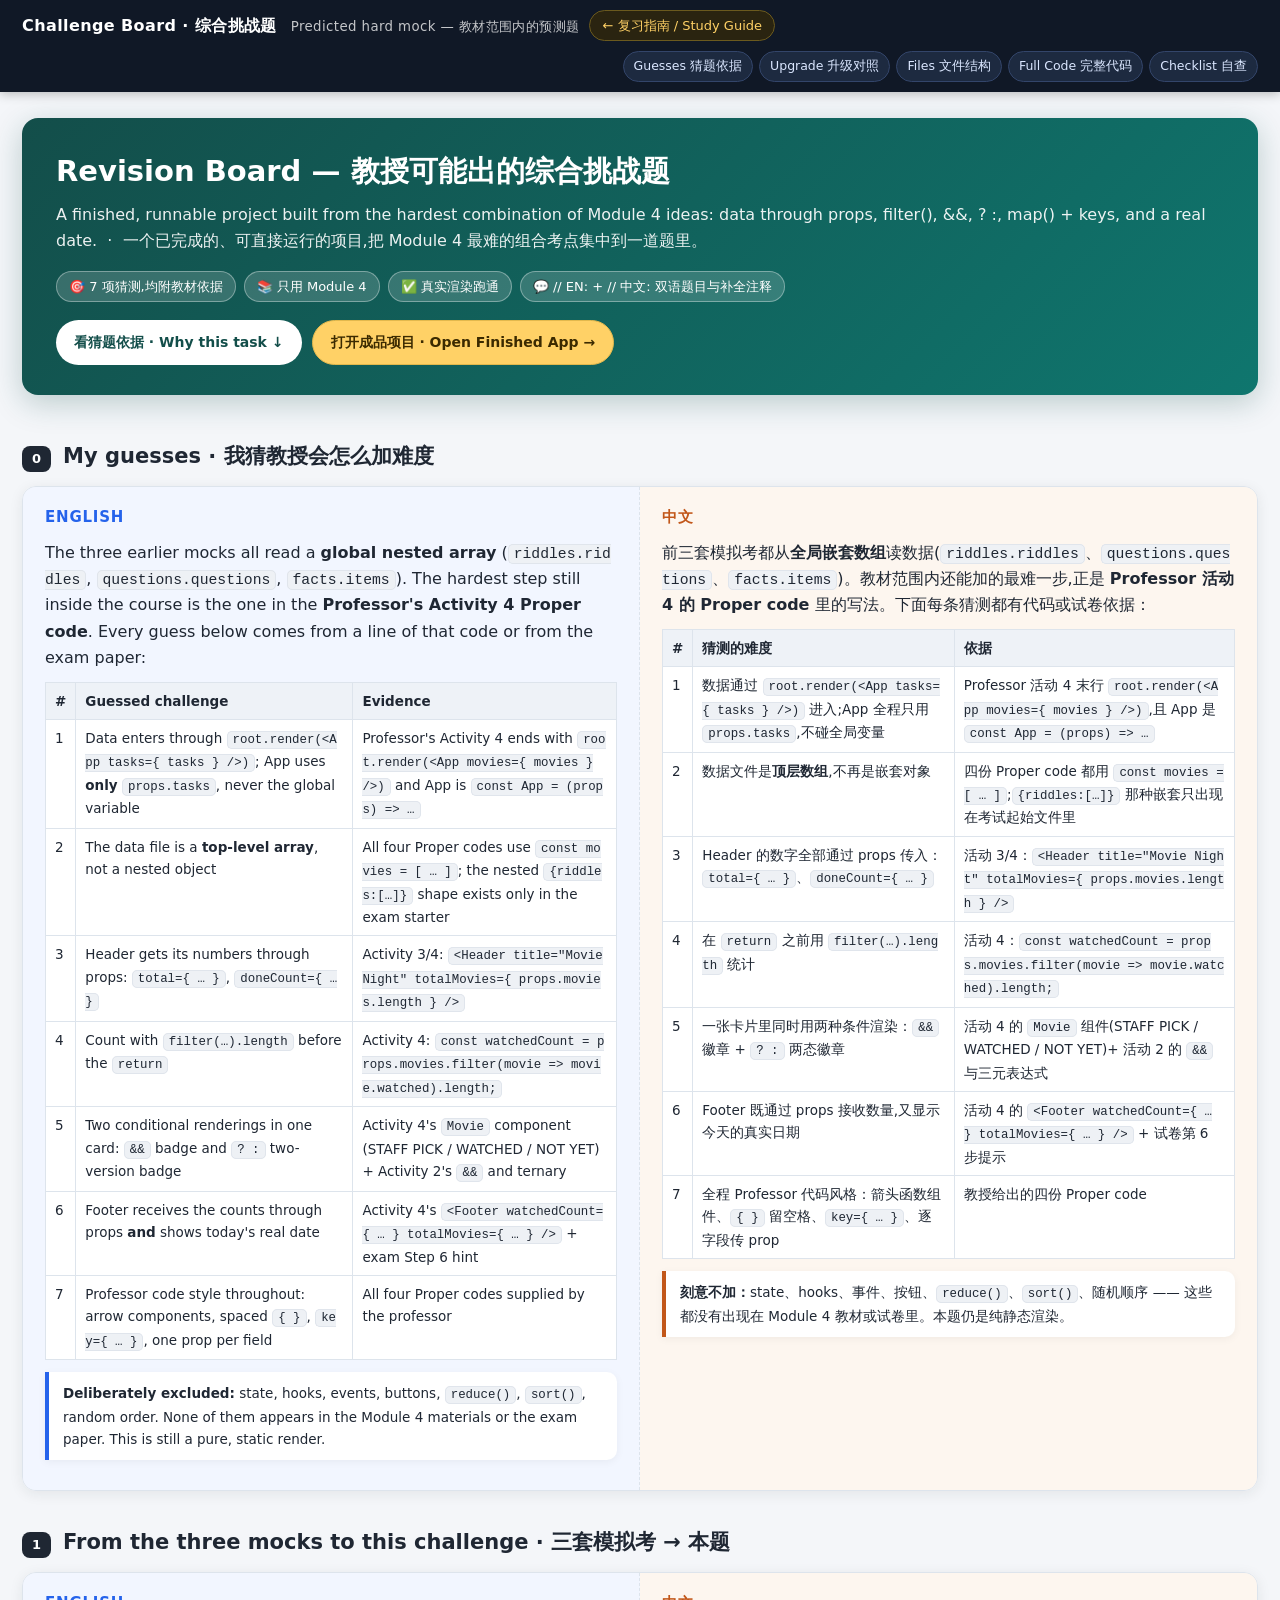
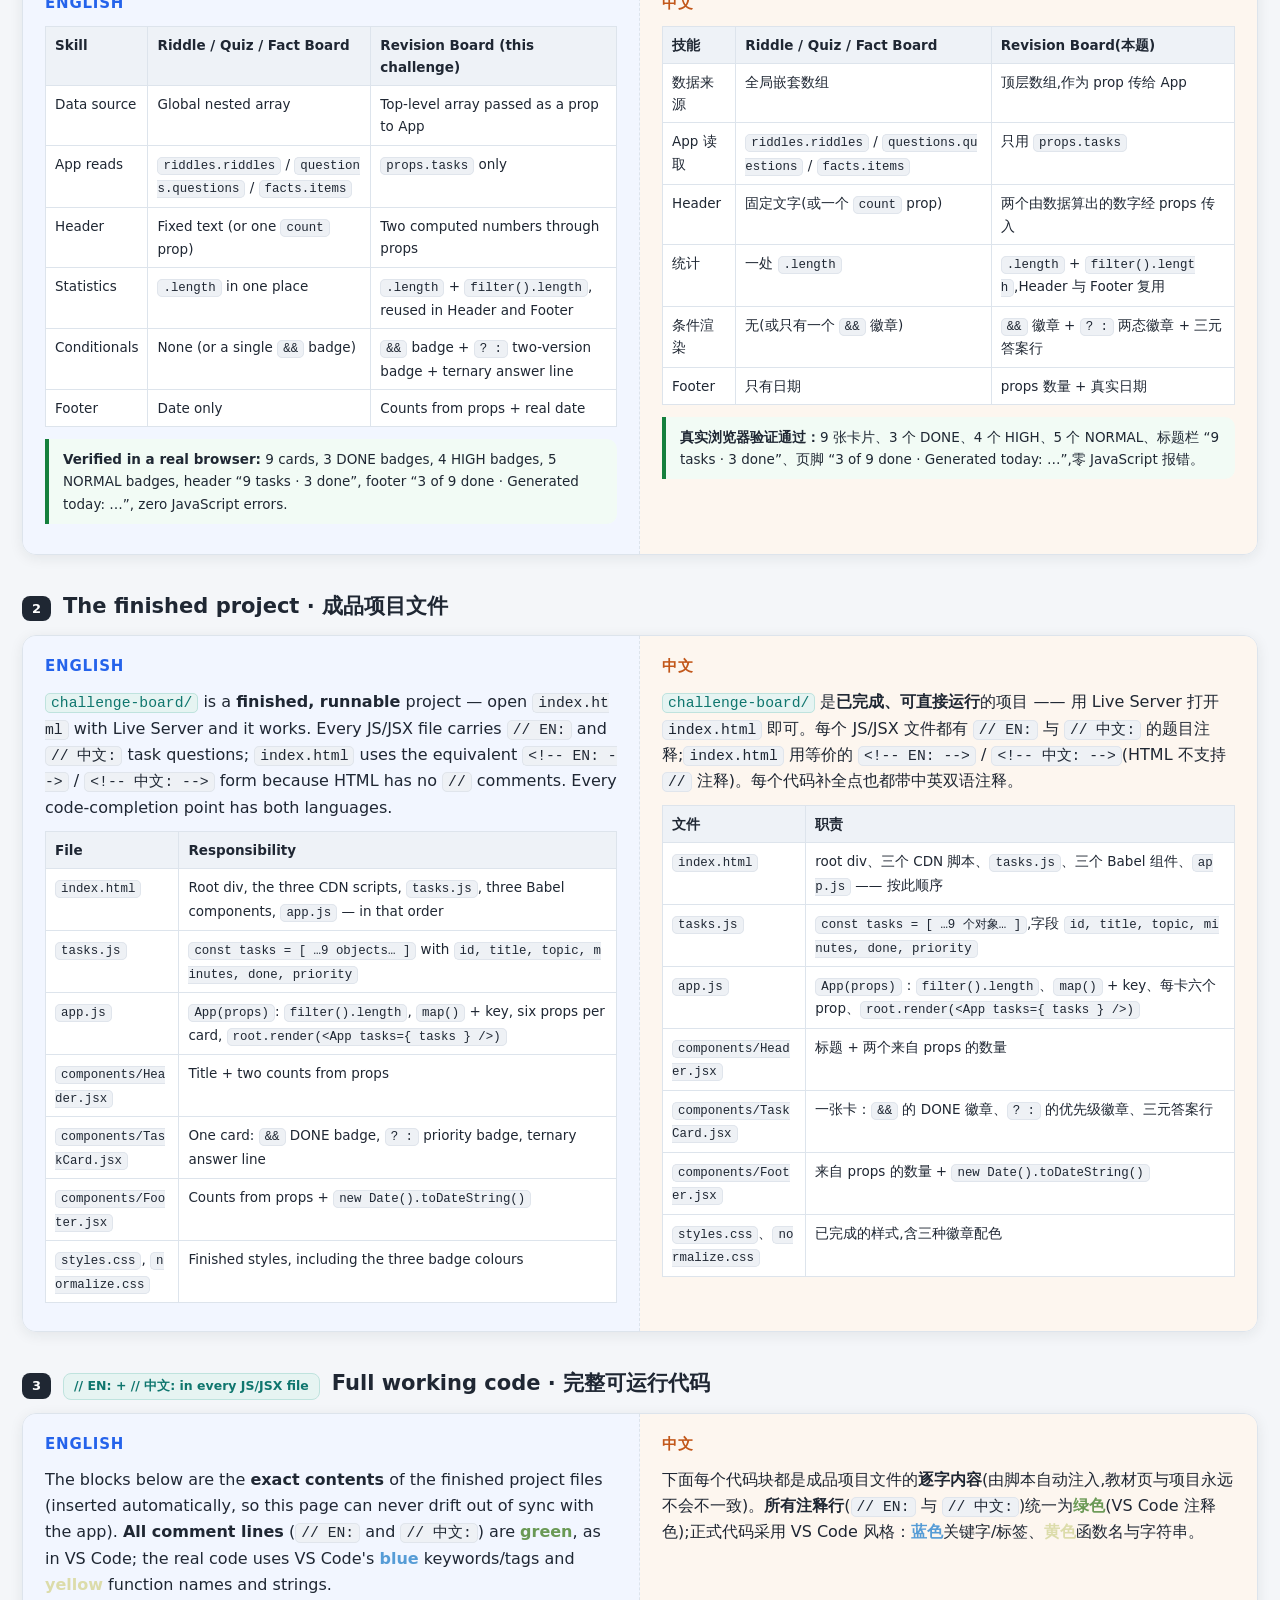
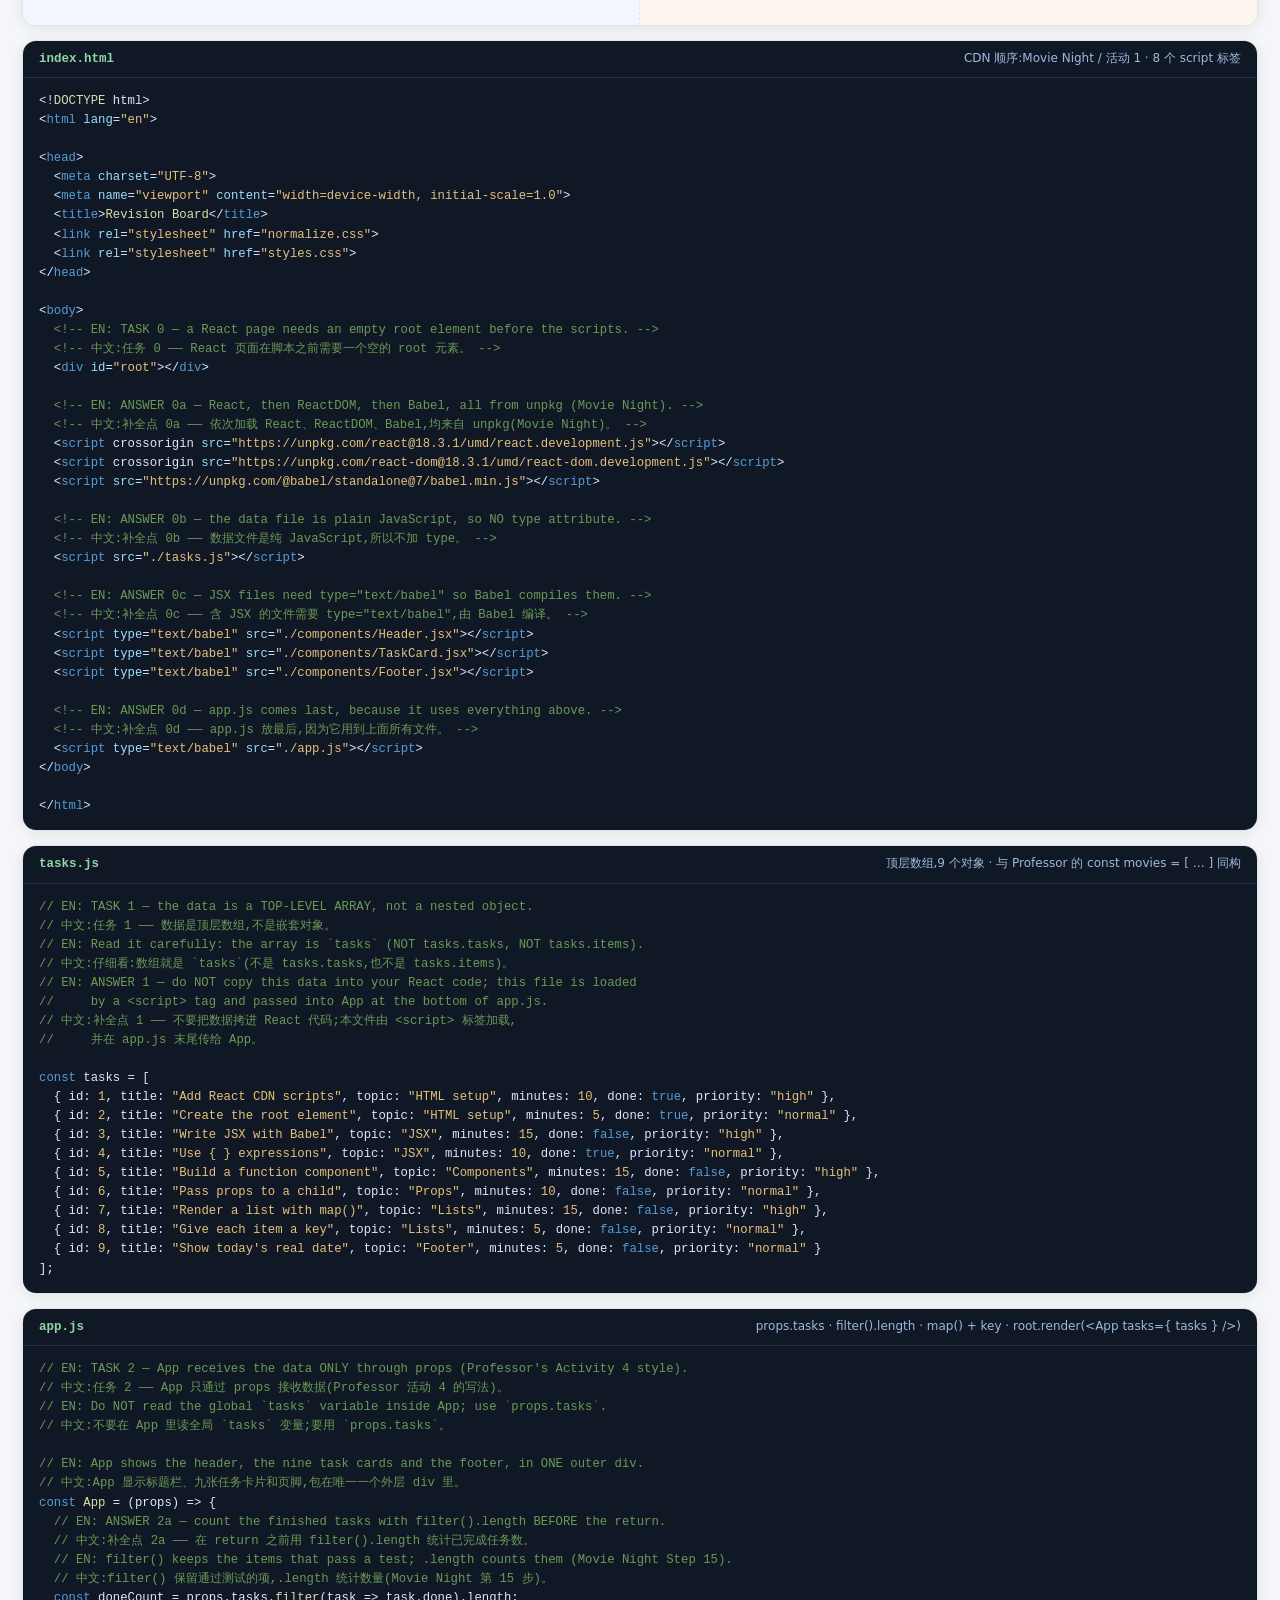
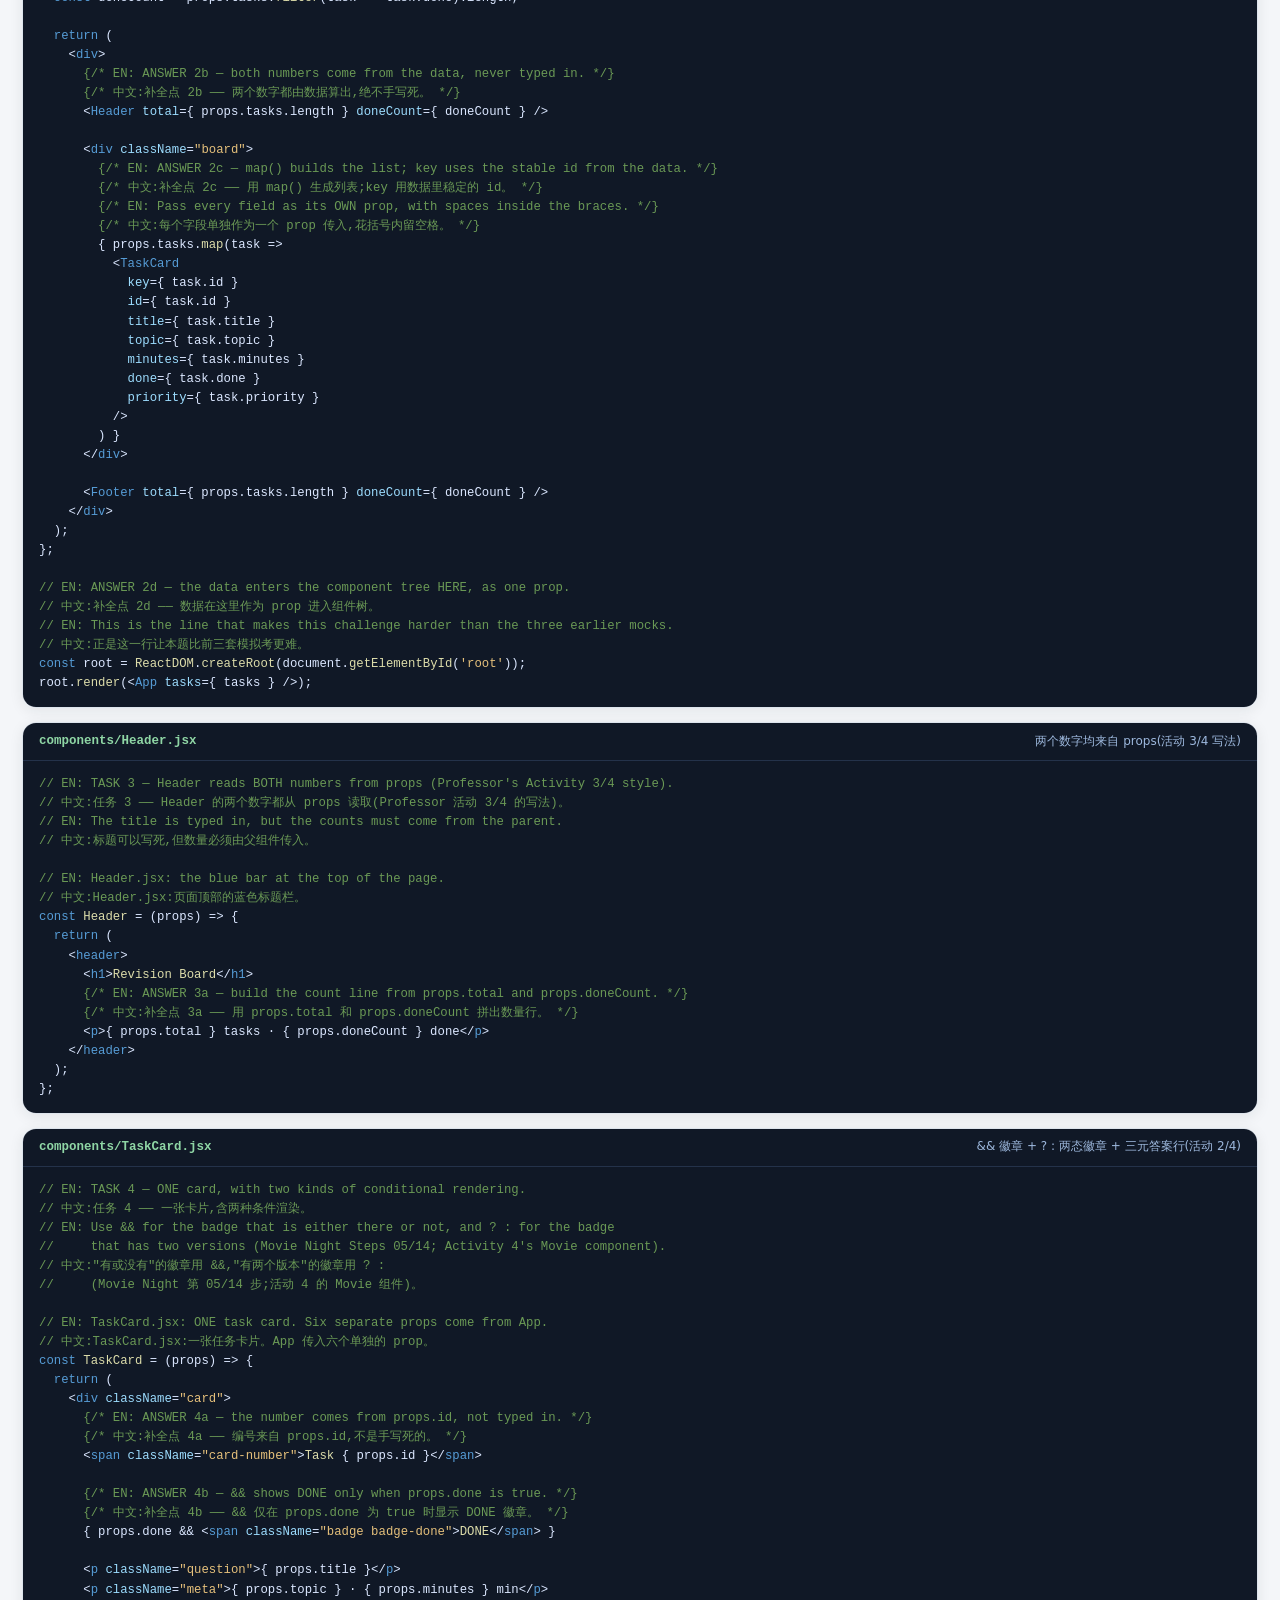
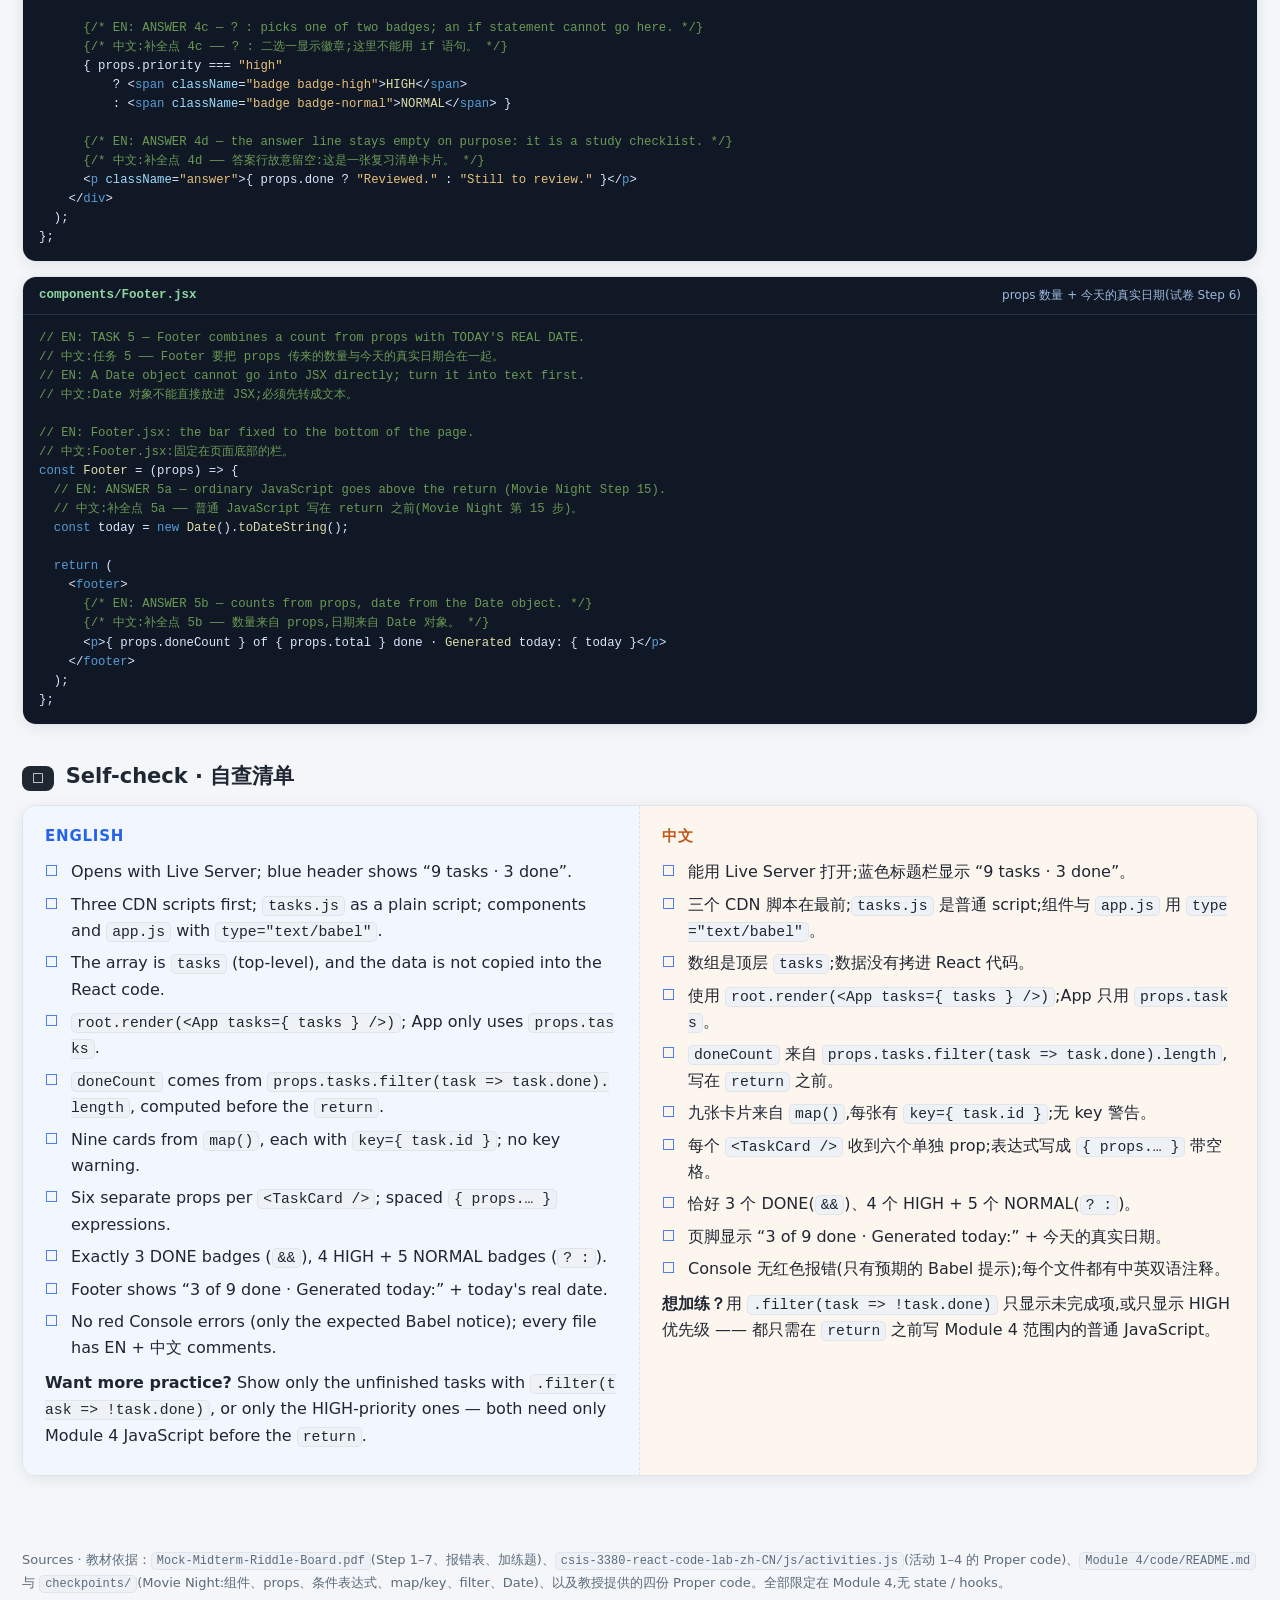
<file: Challenge-Board-Tutorial.html>
<!DOCTYPE html>
<html lang="en">
<head>
<meta charset="UTF-8">
<meta name="viewport" content="width=device-width, initial-scale=1.0">
<title>Challenge Board · 教授可能出的综合挑战题 · Predicted Hard Mock</title>
<style>
  :root{--ink:#1f2733;--muted:#5b6b7c;--bg:#f4f6f9;--card:#fff;--en:#2563eb;--en-bg:#f2f6ff;--zh:#c2571a;--zh-bg:#fdf6ef;--line:#dde4ec;--ok:#15803d;--accent:#0f766e}
  *{box-sizing:border-box}
  html{scroll-behavior:smooth}
  body{margin:0;font-family:"Segoe UI",system-ui,-apple-system,"PingFang SC","Microsoft YaHei",sans-serif;color:var(--ink);background:var(--bg);line-height:1.65}
  header.top{position:sticky;top:0;z-index:50;background:#101826;color:#fff;padding:10px 22px;display:flex;flex-wrap:wrap;gap:10px;align-items:center;box-shadow:0 2px 10px rgba(0,0,0,.25)}
  header.top .brand{font-weight:700;letter-spacing:.4px}
  header.top .brand small{opacity:.75;font-weight:400;margin-left:8px}
  header.top a.home{color:#ffd166;text-decoration:none;font-size:13px;border:1px solid #6b5a1e;border-radius:99px;padding:4px 12px;background:#2a2410}
  nav.chips{display:flex;flex-wrap:wrap;gap:6px;margin-left:auto}
  nav.chips a{color:#dbe7ff;text-decoration:none;font-size:12.5px;padding:4px 10px;border-radius:99px;background:#1d2a40;border:1px solid #33456a}
  nav.chips a:hover{background:#2a3c5e}
  .hero{max-width:1280px;margin:26px auto 0;padding:0 22px}
  .hero .box{background:linear-gradient(135deg,#134e4a,#0f766e);color:#fff;border-radius:16px;padding:30px 34px;box-shadow:0 8px 30px rgba(19,78,74,.25)}
  .hero h1{margin:0 0 6px;font-size:29px}
  .hero p.sub{margin:0;opacity:.92}
  .badges{margin-top:16px;display:flex;flex-wrap:wrap;gap:8px}
  .badges span{background:rgba(255,255,255,.16);border:1px solid rgba(255,255,255,.35);padding:4px 12px;border-radius:99px;font-size:13px}
  .cta-row{margin-top:18px;display:flex;flex-wrap:wrap;gap:10px}
  .cta-row a{display:inline-flex;align-items:center;gap:8px;text-decoration:none;font-weight:700;font-size:14px;padding:10px 18px;border-radius:99px}
  .cta-row a.learn{background:#fff;color:#134e4a}
  .cta-row a.practice{background:#ffd166;color:#3b2a00;border:1px solid #e2b84d}
  .cta-row a:hover{filter:brightness(1.08)}
  main{max-width:1280px;margin:0 auto;padding:10px 22px 60px}
  section{margin-top:34px}
  .sec-head{display:flex;align-items:baseline;gap:12px;margin-bottom:12px;flex-wrap:wrap}
  .sec-head .no{background:var(--ink);color:#fff;border-radius:8px;padding:2px 10px;font-size:13px;font-weight:700}
  .sec-head .tag{background:#e6f4f2;color:var(--accent);border:1px solid #bfe3de;border-radius:8px;padding:2px 10px;font-size:12.5px;font-weight:600}
  .sec-head h2{margin:0;font-size:21px}
  .duo{display:grid;grid-template-columns:1fr 1fr;border-radius:14px;overflow:hidden;box-shadow:0 3px 14px rgba(23,32,44,.08);border:1px solid var(--line)}
  .cell{padding:18px 22px;background:var(--card)}
  .cell.en{background:var(--en-bg);border-right:1px dashed var(--line)}
  .cell.zh{background:var(--zh-bg)}
  .cell h3{margin:0 0 10px;font-size:15px;text-transform:uppercase;letter-spacing:.8px}
  .cell.en h3{color:var(--en)} .cell.zh h3{color:var(--zh)}
  .cell p{margin:8px 0}
  .cell ul,.cell ol{margin:8px 0 8px 20px;padding:0}
  .cell li{margin:5px 0}
  @media (max-width:900px){.duo{grid-template-columns:1fr}.cell.en{border-right:none;border-bottom:1px dashed var(--line)}}
  table{width:100%;border-collapse:collapse;margin:10px 0;font-size:13.5px;background:#fff}
  th,td{border:1px solid var(--line);padding:7px 9px;text-align:left;vertical-align:top}
  th{background:#eef2f7;font-weight:700}
  code{font-family:"SF Mono",Menlo,Consolas,monospace;font-size:.92em;background:#eef1f5;border:1px solid #e0e5ec;border-radius:5px;padding:1px 5px;word-break:break-all}
  pre{font-family:"SF Mono",Menlo,Consolas,monospace;font-size:12.3px;background:#101826;color:#dbe7ff;padding:14px 16px;overflow-x:auto;line-height:1.55;margin:0}
  pre code{background:none;border:none;color:inherit;padding:0;border-radius:0;font-size:inherit;word-break:normal}
  /* VS Code Dark+ inspired: green comments, blue keywords/tags, yellow names/strings */
  pre .cm{color:#6a9955}
  pre .kw{color:#569cd6}
  pre .at{color:#9cdcfe}
  pre .fn{color:#dcdcaa}
  pre .st{color:#e5c07b}
  .codecard{margin-top:14px;border-radius:14px;overflow:hidden;border:1px solid var(--line);box-shadow:0 3px 14px rgba(23,32,44,.08)}
  .codecard .cc-head{display:flex;gap:12px;align-items:center;justify-content:space-between;flex-wrap:wrap;background:#101826;color:#cdd9ec;padding:8px 16px;font-size:12.5px;border-bottom:1px solid #24324a}
  .codecard .cc-head .file{font-family:"SF Mono",Menlo,Consolas,monospace;color:#8fd6a5;font-weight:700}
  .codecard .cc-head .src{color:#9db8dd;font-size:12px}
  a.src{font-family:"SF Mono",Menlo,Consolas,monospace;font-size:.92em;color:var(--accent);background:#e6f4f2;border:1px solid #bfe3de;border-radius:5px;padding:1px 5px;text-decoration:none;word-break:break-all}
  a.src:hover{background:#d3ebe7;text-decoration:underline}
  .note{border-left:4px solid var(--en);background:#fff;border-radius:0 10px 10px 0;padding:10px 14px;margin:12px 0;font-size:13.5px;box-shadow:0 2px 8px rgba(0,0,0,.05)}
  .note.zh-note{border-left-color:var(--zh)}
  .checkline{border-left:4px solid var(--ok);background:#f2fbf5;border-radius:0 10px 10px 0;padding:9px 14px;margin:12px 0;font-size:13.5px}
  ul.check{list-style:none;margin-left:0}
  ul.check li{padding-left:26px;position:relative;margin:6px 0}
  ul.check li::before{content:"☐";position:absolute;left:0;color:var(--en);font-size:15px}
  footer.page{max-width:1280px;margin:0 auto;padding:0 22px 40px;color:var(--muted);font-size:13px}
  @media print{header.top{position:static}section{break-inside:avoid-page}body{background:#fff}.duo{box-shadow:none}}
</style>
</head>
<body>

<header class="top">
  <div class="brand">Challenge Board · 综合挑战题 <small>Predicted hard mock — 教材范围内的预测题</small></div>
  <a class="home" href="index.html">← 复习指南 / Study Guide</a>
  <nav class="chips">
    <a href="#guesses">Guesses 猜题依据</a>
    <a href="#upgrade">Upgrade 升级对照</a>
    <a href="#files">Files 文件结构</a>
    <a href="#code">Full Code 完整代码</a>
    <a href="#check">Checklist 自查</a>
  </nav>
</header>

<div class="hero">
  <div class="box">
    <h1>Revision Board — 教授可能出的综合挑战题</h1>
    <p class="sub">A finished, runnable project built from the hardest combination of Module 4 ideas: data through props, filter(), &amp;&amp;, ? :, map() + keys, and a real date. &nbsp;·&nbsp; 一个已完成的、可直接运行的项目,把 Module 4 最难的组合考点集中到一道题里。</p>
    <div class="badges">
      <span>🎯 7 项猜测,均附教材依据</span><span>📚 只用 Module 4</span><span>✅ 真实渲染跑通</span><span>💬 // EN: + // 中文: 双语题目与补全注释</span>
    </div>
    <div class="cta-row">
      <a class="learn" href="#guesses">看猜题依据 · Why this task ↓</a>
      <a class="practice" href="challenge-board/index.html">打开成品项目 · Open Finished App →</a>
    </div>
  </div>
</div>

<main>

<!-- GUESSES -->
<section id="guesses">
  <div class="sec-head"><span class="no">0</span><h2>My guesses · 我猜教授会怎么加难度</h2></div>
  <div class="duo">
    <div class="cell en">
      <h3>English</h3>
      <p>The three earlier mocks all read a <b>global nested array</b> (<code>riddles.riddles</code>, <code>questions.questions</code>, <code>facts.items</code>). The hardest step still inside the course is the one in the <b>Professor's Activity 4 Proper code</b>. Every guess below comes from a line of that code or from the exam paper:</p>
      <table>
        <tr><th>#</th><th>Guessed challenge</th><th>Evidence</th></tr>
        <tr><td>1</td><td>Data enters through <code>root.render(&lt;App tasks={ tasks } /&gt;)</code>; App uses <b>only</b> <code>props.tasks</code>, never the global variable</td><td>Professor's Activity 4 ends with <code>root.render(&lt;App movies={ movies } /&gt;)</code> and App is <code>const App = (props) =&gt; …</code></td></tr>
        <tr><td>2</td><td>The data file is a <b>top-level array</b>, not a nested object</td><td>All four Proper codes use <code>const movies = [ … ]</code>; the nested <code>{riddles:[…]}</code> shape exists only in the exam starter</td></tr>
        <tr><td>3</td><td>Header gets its numbers through props: <code>total={ … }</code>, <code>doneCount={ … }</code></td><td>Activity 3/4: <code>&lt;Header title="Movie Night" totalMovies={ props.movies.length } /&gt;</code></td></tr>
        <tr><td>4</td><td>Count with <code>filter(…).length</code> before the <code>return</code></td><td>Activity 4: <code>const watchedCount = props.movies.filter(movie =&gt; movie.watched).length;</code></td></tr>
        <tr><td>5</td><td>Two conditional renderings in one card: <code>&amp;&amp;</code> badge and <code>? :</code> two-version badge</td><td>Activity 4's <code>Movie</code> component (STAFF PICK / WATCHED / NOT YET) + Activity 2's <code>&amp;&amp;</code> and ternary</td></tr>
        <tr><td>6</td><td>Footer receives the counts through props <b>and</b> shows today's real date</td><td>Activity 4's <code>&lt;Footer watchedCount={ … } totalMovies={ … } /&gt;</code> + exam Step 6 hint</td></tr>
        <tr><td>7</td><td>Professor code style throughout: arrow components, spaced <code>{ }</code>, <code>key={ … }</code>, one prop per field</td><td>All four Proper codes supplied by the professor</td></tr>
      </table>
      <div class="note"><b>Deliberately excluded:</b> state, hooks, events, buttons, <code>reduce()</code>, <code>sort()</code>, random order. None of them appears in the Module 4 materials or the exam paper. This is still a pure, static render.</div>
    </div>
    <div class="cell zh">
      <h3>中文</h3>
      <p>前三套模拟考都从<b>全局嵌套数组</b>读数据(<code>riddles.riddles</code>、<code>questions.questions</code>、<code>facts.items</code>)。教材范围内还能加的最难一步,正是 <b>Professor 活动 4 的 Proper code</b> 里的写法。下面每条猜测都有代码或试卷依据：</p>
      <table>
        <tr><th>#</th><th>猜测的难度</th><th>依据</th></tr>
        <tr><td>1</td><td>数据通过 <code>root.render(&lt;App tasks={ tasks } /&gt;)</code> 进入;App 全程只用 <code>props.tasks</code>,不碰全局变量</td><td>Professor 活动 4 末行 <code>root.render(&lt;App movies={ movies } /&gt;)</code>,且 App 是 <code>const App = (props) =&gt; …</code></td></tr>
        <tr><td>2</td><td>数据文件是<b>顶层数组</b>,不再是嵌套对象</td><td>四份 Proper code 都用 <code>const movies = [ … ]</code>;<code>{riddles:[…]}</code> 那种嵌套只出现在考试起始文件里</td></tr>
        <tr><td>3</td><td>Header 的数字全部通过 props 传入：<code>total={ … }</code>、<code>doneCount={ … }</code></td><td>活动 3/4：<code>&lt;Header title="Movie Night" totalMovies={ props.movies.length } /&gt;</code></td></tr>
        <tr><td>4</td><td>在 <code>return</code> 之前用 <code>filter(…).length</code> 统计</td><td>活动 4：<code>const watchedCount = props.movies.filter(movie =&gt; movie.watched).length;</code></td></tr>
        <tr><td>5</td><td>一张卡片里同时用两种条件渲染：<code>&amp;&amp;</code> 徽章 + <code>? :</code> 两态徽章</td><td>活动 4 的 <code>Movie</code> 组件(STAFF PICK / WATCHED / NOT YET)+ 活动 2 的 <code>&amp;&amp;</code> 与三元表达式</td></tr>
        <tr><td>6</td><td>Footer 既通过 props 接收数量,又显示今天的真实日期</td><td>活动 4 的 <code>&lt;Footer watchedCount={ … } totalMovies={ … } /&gt;</code> + 试卷第 6 步提示</td></tr>
        <tr><td>7</td><td>全程 Professor 代码风格：箭头函数组件、<code>{ }</code> 留空格、<code>key={ … }</code>、逐字段传 prop</td><td>教授给出的四份 Proper code</td></tr>
      </table>
      <div class="note zh-note"><b>刻意不加：</b>state、hooks、事件、按钮、<code>reduce()</code>、<code>sort()</code>、随机顺序 —— 这些都没有出现在 Module 4 教材或试卷里。本题仍是纯静态渲染。</div>
    </div>
  </div>
</section>

<!-- UPGRADE -->
<section id="upgrade">
  <div class="sec-head"><span class="no">1</span><h2>From the three mocks to this challenge · 三套模拟考 → 本题</h2></div>
  <div class="duo">
    <div class="cell en">
      <h3>English</h3>
      <table>
        <tr><th>Skill</th><th>Riddle / Quiz / Fact Board</th><th>Revision Board (this challenge)</th></tr>
        <tr><td>Data source</td><td>Global nested array</td><td>Top-level array passed as a prop to App</td></tr>
        <tr><td>App reads</td><td><code>riddles.riddles</code> / <code>questions.questions</code> / <code>facts.items</code></td><td><code>props.tasks</code> only</td></tr>
        <tr><td>Header</td><td>Fixed text (or one <code>count</code> prop)</td><td>Two computed numbers through props</td></tr>
        <tr><td>Statistics</td><td><code>.length</code> in one place</td><td><code>.length</code> + <code>filter().length</code>, reused in Header and Footer</td></tr>
        <tr><td>Conditionals</td><td>None (or a single <code>&amp;&amp;</code> badge)</td><td><code>&amp;&amp;</code> badge + <code>? :</code> two-version badge + ternary answer line</td></tr>
        <tr><td>Footer</td><td>Date only</td><td>Counts from props + real date</td></tr>
      </table>
      <div class="checkline"><b>Verified in a real browser:</b> 9 cards, 3 DONE badges, 4 HIGH badges, 5 NORMAL badges, header “9 tasks · 3 done”, footer “3 of 9 done · Generated today: …”, zero JavaScript errors.</div>
    </div>
    <div class="cell zh">
      <h3>中文</h3>
      <table>
        <tr><th>技能</th><th>Riddle / Quiz / Fact Board</th><th>Revision Board(本题)</th></tr>
        <tr><td>数据来源</td><td>全局嵌套数组</td><td>顶层数组,作为 prop 传给 App</td></tr>
        <tr><td>App 读取</td><td><code>riddles.riddles</code> / <code>questions.questions</code> / <code>facts.items</code></td><td>只用 <code>props.tasks</code></td></tr>
        <tr><td>Header</td><td>固定文字(或一个 <code>count</code> prop)</td><td>两个由数据算出的数字经 props 传入</td></tr>
        <tr><td>统计</td><td>一处 <code>.length</code></td><td><code>.length</code> + <code>filter().length</code>,Header 与 Footer 复用</td></tr>
        <tr><td>条件渲染</td><td>无(或只有一个 <code>&amp;&amp;</code> 徽章)</td><td><code>&amp;&amp;</code> 徽章 + <code>? :</code> 两态徽章 + 三元答案行</td></tr>
        <tr><td>Footer</td><td>只有日期</td><td>props 数量 + 真实日期</td></tr>
      </table>
      <div class="checkline"><b>真实浏览器验证通过：</b>9 张卡片、3 个 DONE、4 个 HIGH、5 个 NORMAL、标题栏 “9 tasks · 3 done”、页脚 “3 of 9 done · Generated today: …”,零 JavaScript 报错。</div>
    </div>
  </div>
</section>

<!-- FILES -->
<section id="files">
  <div class="sec-head"><span class="no">2</span><h2>The finished project · 成品项目文件</h2></div>
  <div class="duo">
    <div class="cell en">
      <h3>English</h3>
      <p><a class="src" href="challenge-board/index.html">challenge-board/</a> is a <b>finished, runnable</b> project — open <code>index.html</code> with Live Server and it works. Every JS/JSX file carries <code>// EN:</code> and <code>// 中文:</code> task questions; <code>index.html</code> uses the equivalent <code>&lt;!-- EN: --&gt;</code> / <code>&lt;!-- 中文: --&gt;</code> form because HTML has no <code>//</code> comments. Every code-completion point has both languages.</p>
      <table>
        <tr><th>File</th><th>Responsibility</th></tr>
        <tr><td><code>index.html</code></td><td>Root div, the three CDN scripts, <code>tasks.js</code>, three Babel components, <code>app.js</code> — in that order</td></tr>
        <tr><td><code>tasks.js</code></td><td><code>const tasks = [ …9 objects… ]</code> with <code>id, title, topic, minutes, done, priority</code></td></tr>
        <tr><td><code>app.js</code></td><td><code>App(props)</code>: <code>filter().length</code>, <code>map()</code> + key, six props per card, <code>root.render(&lt;App tasks={ tasks } /&gt;)</code></td></tr>
        <tr><td><code>components/Header.jsx</code></td><td>Title + two counts from props</td></tr>
        <tr><td><code>components/TaskCard.jsx</code></td><td>One card: <code>&amp;&amp;</code> DONE badge, <code>? :</code> priority badge, ternary answer line</td></tr>
        <tr><td><code>components/Footer.jsx</code></td><td>Counts from props + <code>new Date().toDateString()</code></td></tr>
        <tr><td><code>styles.css</code>, <code>normalize.css</code></td><td>Finished styles, including the three badge colours</td></tr>
      </table>
    </div>
    <div class="cell zh">
      <h3>中文</h3>
      <p><a class="src" href="challenge-board/index.html">challenge-board/</a> 是<b>已完成、可直接运行</b>的项目 —— 用 Live Server 打开 <code>index.html</code> 即可。每个 JS/JSX 文件都有 <code>// EN:</code> 与 <code>// 中文:</code> 的题目注释;<code>index.html</code> 用等价的 <code>&lt;!-- EN: --&gt;</code> / <code>&lt;!-- 中文: --&gt;</code>(HTML 不支持 <code>//</code> 注释)。每个代码补全点也都带中英双语注释。</p>
      <table>
        <tr><th>文件</th><th>职责</th></tr>
        <tr><td><code>index.html</code></td><td>root div、三个 CDN 脚本、<code>tasks.js</code>、三个 Babel 组件、<code>app.js</code> —— 按此顺序</td></tr>
        <tr><td><code>tasks.js</code></td><td><code>const tasks = [ …9 个对象… ]</code>,字段 <code>id, title, topic, minutes, done, priority</code></td></tr>
        <tr><td><code>app.js</code></td><td><code>App(props)</code>：<code>filter().length</code>、<code>map()</code> + key、每卡六个 prop、<code>root.render(&lt;App tasks={ tasks } /&gt;)</code></td></tr>
        <tr><td><code>components/Header.jsx</code></td><td>标题 + 两个来自 props 的数量</td></tr>
        <tr><td><code>components/TaskCard.jsx</code></td><td>一张卡：<code>&amp;&amp;</code> 的 DONE 徽章、<code>? :</code> 的优先级徽章、三元答案行</td></tr>
        <tr><td><code>components/Footer.jsx</code></td><td>来自 props 的数量 + <code>new Date().toDateString()</code></td></tr>
        <tr><td><code>styles.css</code>、<code>normalize.css</code></td><td>已完成的样式,含三种徽章配色</td></tr>
      </table>
    </div>
  </div>
</section>

<!-- FULL CODE -->
<section id="code">
  <div class="sec-head"><span class="no">3</span><span class="tag">// EN: + // 中文: in every JS/JSX file</span><h2>Full working code · 完整可运行代码</h2></div>
  <div class="duo">
    <div class="cell en">
      <h3>English</h3>
      <p>The blocks below are the <b>exact contents</b> of the finished project files (inserted automatically, so this page can never drift out of sync with the app). <b>All comment lines</b> (<code>// EN:</code> and <code>// 中文:</code>) are <b style="color:#6a9955">green</b>, as in VS Code; the real code uses VS Code's <b style="color:#569cd6">blue</b> keywords/tags and <b style="color:#dcdcaa">yellow</b> function names and strings.</p>
    </div>
    <div class="cell zh">
      <h3>中文</h3>
      <p>下面每个代码块都是成品项目文件的<b>逐字内容</b>(由脚本自动注入,教材页与项目永远不会不一致)。<b>所有注释行</b>(<code>// EN:</code> 与 <code>// 中文:</code>)统一为<b style="color:#6a9955">绿色</b>(VS Code 注释色);正式代码采用 VS Code 风格：<b style="color:#569cd6">蓝色</b>关键字/标签、<b style="color:#dcdcaa">黄色</b>函数名与字符串。</p>
    </div>
  </div>

  <div class="codecard">
    <div class="cc-head"><span class="file">index.html</span><span class="src">CDN 顺序:Movie Night / 活动 1 · 8 个 script 标签</span></div>
    <pre><code>&lt;!<span class="fn">DOCTYPE</span> html&gt;
&lt;<span class="kw">html</span> <span class="at">lang</span>=<span class="st">"en"</span>&gt;

&lt;<span class="kw">head</span>&gt;
  &lt;<span class="kw">meta</span> <span class="at">charset</span>=<span class="st">"UTF-8"</span>&gt;
  &lt;<span class="kw">meta</span> <span class="at">name</span>=<span class="st">"viewport"</span> <span class="at">content</span>=<span class="st">"width=device-width, initial-scale=1.0"</span>&gt;
  &lt;<span class="kw">title</span>&gt;<span class="fn">Revision</span> <span class="fn">Board</span>&lt;/<span class="kw">title</span>&gt;
  &lt;<span class="kw">link</span> <span class="at">rel</span>=<span class="st">"stylesheet"</span> <span class="at">href</span>=<span class="st">"normalize.css"</span>&gt;
  &lt;<span class="kw">link</span> <span class="at">rel</span>=<span class="st">"stylesheet"</span> <span class="at">href</span>=<span class="st">"styles.css"</span>&gt;
&lt;/<span class="kw">head</span>&gt;

&lt;<span class="kw">body</span>&gt;
<span class="cm">  &lt;!-- EN: TASK 0 — a React page needs an empty root element before the scripts. --&gt;</span>
<span class="cm">  &lt;!-- 中文:任务 0 —— React 页面在脚本之前需要一个空的 root 元素。 --&gt;</span>
  &lt;<span class="kw">div</span> <span class="at">id</span>=<span class="st">"root"</span>&gt;&lt;/<span class="kw">div</span>&gt;

<span class="cm">  &lt;!-- EN: ANSWER 0a — React, then ReactDOM, then Babel, all from unpkg (Movie Night). --&gt;</span>
<span class="cm">  &lt;!-- 中文:补全点 0a —— 依次加载 React、ReactDOM、Babel,均来自 unpkg(Movie Night)。 --&gt;</span>
  &lt;<span class="kw">script</span> crossorigin <span class="at">src</span>=<span class="st">"https://unpkg.com/react@18.3.1/umd/react.development.js"</span>&gt;&lt;/<span class="kw">script</span>&gt;
  &lt;<span class="kw">script</span> crossorigin <span class="at">src</span>=<span class="st">"https://unpkg.com/react-dom@18.3.1/umd/react-dom.development.js"</span>&gt;&lt;/<span class="kw">script</span>&gt;
  &lt;<span class="kw">script</span> <span class="at">src</span>=<span class="st">"https://unpkg.com/@babel/standalone@7/babel.min.js"</span>&gt;&lt;/<span class="kw">script</span>&gt;

<span class="cm">  &lt;!-- EN: ANSWER 0b — the data file is plain JavaScript, so NO type attribute. --&gt;</span>
<span class="cm">  &lt;!-- 中文:补全点 0b —— 数据文件是纯 JavaScript,所以不加 type。 --&gt;</span>
  &lt;<span class="kw">script</span> <span class="at">src</span>=<span class="st">"./tasks.js"</span>&gt;&lt;/<span class="kw">script</span>&gt;

<span class="cm">  &lt;!-- EN: ANSWER 0c — JSX files need type="text/babel" so Babel compiles them. --&gt;</span>
<span class="cm">  &lt;!-- 中文:补全点 0c —— 含 JSX 的文件需要 type="text/babel",由 Babel 编译。 --&gt;</span>
  &lt;<span class="kw">script</span> <span class="at">type</span>=<span class="st">"text/babel"</span> <span class="at">src</span>=<span class="st">"./components/Header.jsx"</span>&gt;&lt;/<span class="kw">script</span>&gt;
  &lt;<span class="kw">script</span> <span class="at">type</span>=<span class="st">"text/babel"</span> <span class="at">src</span>=<span class="st">"./components/TaskCard.jsx"</span>&gt;&lt;/<span class="kw">script</span>&gt;
  &lt;<span class="kw">script</span> <span class="at">type</span>=<span class="st">"text/babel"</span> <span class="at">src</span>=<span class="st">"./components/Footer.jsx"</span>&gt;&lt;/<span class="kw">script</span>&gt;

<span class="cm">  &lt;!-- EN: ANSWER 0d — app.js comes last, because it uses everything above. --&gt;</span>
<span class="cm">  &lt;!-- 中文:补全点 0d —— app.js 放最后,因为它用到上面所有文件。 --&gt;</span>
  &lt;<span class="kw">script</span> <span class="at">type</span>=<span class="st">"text/babel"</span> <span class="at">src</span>=<span class="st">"./app.js"</span>&gt;&lt;/<span class="kw">script</span>&gt;
&lt;/<span class="kw">body</span>&gt;

&lt;/<span class="kw">html</span>&gt;</code></pre>
  </div>
  <div class="codecard">
    <div class="cc-head"><span class="file">tasks.js</span><span class="src">顶层数组,9 个对象 · 与 Professor 的 const movies = [ … ] 同构</span></div>
    <pre><code><span class="cm">// EN: TASK 1 — the data is a TOP-LEVEL ARRAY, not a nested object.</span>
<span class="cm">// 中文:任务 1 —— 数据是顶层数组,不是嵌套对象。</span>
<span class="cm">// EN: Read it carefully: the array is `tasks` (NOT tasks.tasks, NOT tasks.items).</span>
<span class="cm">// 中文:仔细看:数组就是 `tasks`(不是 tasks.tasks,也不是 tasks.items)。</span>
<span class="cm">// EN: ANSWER 1 — do NOT copy this data into your React code; this file is loaded</span>
<span class="cm">//     by a &lt;script&gt; tag and passed into App at the bottom of app.js.</span>
<span class="cm">// 中文:补全点 1 —— 不要把数据拷进 React 代码;本文件由 &lt;script&gt; 标签加载,</span>
<span class="cm">//     并在 app.js 末尾传给 App。</span>

<span class="kw">const</span> tasks = [
  { id: <span class="st">1</span>, title: <span class="st">"Add React CDN scripts"</span>, topic: <span class="st">"HTML setup"</span>, minutes: <span class="st">10</span>, done: <span class="kw">true</span>, priority: <span class="st">"high"</span> },
  { id: <span class="st">2</span>, title: <span class="st">"Create the root element"</span>, topic: <span class="st">"HTML setup"</span>, minutes: <span class="st">5</span>, done: <span class="kw">true</span>, priority: <span class="st">"normal"</span> },
  { id: <span class="st">3</span>, title: <span class="st">"Write JSX with Babel"</span>, topic: <span class="st">"JSX"</span>, minutes: <span class="st">15</span>, done: <span class="kw">false</span>, priority: <span class="st">"high"</span> },
  { id: <span class="st">4</span>, title: <span class="st">"Use { } expressions"</span>, topic: <span class="st">"JSX"</span>, minutes: <span class="st">10</span>, done: <span class="kw">true</span>, priority: <span class="st">"normal"</span> },
  { id: <span class="st">5</span>, title: <span class="st">"Build a function component"</span>, topic: <span class="st">"Components"</span>, minutes: <span class="st">15</span>, done: <span class="kw">false</span>, priority: <span class="st">"high"</span> },
  { id: <span class="st">6</span>, title: <span class="st">"Pass props to a child"</span>, topic: <span class="st">"Props"</span>, minutes: <span class="st">10</span>, done: <span class="kw">false</span>, priority: <span class="st">"normal"</span> },
  { id: <span class="st">7</span>, title: <span class="st">"Render a list with map()"</span>, topic: <span class="st">"Lists"</span>, minutes: <span class="st">15</span>, done: <span class="kw">false</span>, priority: <span class="st">"high"</span> },
  { id: <span class="st">8</span>, title: <span class="st">"Give each item a key"</span>, topic: <span class="st">"Lists"</span>, minutes: <span class="st">5</span>, done: <span class="kw">false</span>, priority: <span class="st">"normal"</span> },
  { id: <span class="st">9</span>, title: <span class="st">"Show today's real date"</span>, topic: <span class="st">"Footer"</span>, minutes: <span class="st">5</span>, done: <span class="kw">false</span>, priority: <span class="st">"normal"</span> }
];</code></pre>
  </div>
  <div class="codecard">
    <div class="cc-head"><span class="file">app.js</span><span class="src">props.tasks · filter().length · map() + key · root.render(&lt;App tasks={ tasks } /&gt;)</span></div>
    <pre><code><span class="cm">// EN: TASK 2 — App receives the data ONLY through props (Professor's Activity 4 style).</span>
<span class="cm">// 中文:任务 2 —— App 只通过 props 接收数据(Professor 活动 4 的写法)。</span>
<span class="cm">// EN: Do NOT read the global `tasks` variable inside App; use `props.tasks`.</span>
<span class="cm">// 中文:不要在 App 里读全局 `tasks` 变量;要用 `props.tasks`。</span>

<span class="cm">// EN: App shows the header, the nine task cards and the footer, in ONE outer div.</span>
<span class="cm">// 中文:App 显示标题栏、九张任务卡片和页脚,包在唯一一个外层 div 里。</span>
<span class="kw">const</span> <span class="fn">App</span> = (props) =&gt; {
<span class="cm">  // EN: ANSWER 2a — count the finished tasks with filter().length BEFORE the return.</span>
<span class="cm">  // 中文:补全点 2a —— 在 return 之前用 filter().length 统计已完成任务数。</span>
<span class="cm">  // EN: filter() keeps the items that pass a test; .length counts them (Movie Night Step 15).</span>
<span class="cm">  // 中文:filter() 保留通过测试的项,.length 统计数量(Movie Night 第 15 步)。</span>
  <span class="kw">const</span> doneCount = props.tasks.<span class="fn">filter</span>(task =&gt; task.done).length;

  <span class="kw">return</span> (
    &lt;<span class="kw">div</span>&gt;
<span class="cm">      {/* EN: ANSWER 2b — both numbers come from the data, never typed in. */}</span>
<span class="cm">      {/* 中文:补全点 2b —— 两个数字都由数据算出,绝不手写死。 */}</span>
      &lt;<span class="kw">Header</span> <span class="at">total</span>={ props.tasks.length } <span class="at">doneCount</span>={ doneCount } /&gt;

      &lt;<span class="kw">div</span> <span class="at">className</span>=<span class="st">"board"</span>&gt;
<span class="cm">        {/* EN: ANSWER 2c — map() builds the list; key uses the stable id from the data. */}</span>
<span class="cm">        {/* 中文:补全点 2c —— 用 map() 生成列表;key 用数据里稳定的 id。 */}</span>
<span class="cm">        {/* EN: Pass every field as its OWN prop, with spaces inside the braces. */}</span>
<span class="cm">        {/* 中文:每个字段单独作为一个 prop 传入,花括号内留空格。 */}</span>
        { props.tasks.<span class="fn">map</span>(task =&gt;
          &lt;<span class="kw">TaskCard</span>
            <span class="at">key</span>={ task.id }
            <span class="at">id</span>={ task.id }
            <span class="at">title</span>={ task.title }
            <span class="at">topic</span>={ task.topic }
            <span class="at">minutes</span>={ task.minutes }
            <span class="at">done</span>={ task.done }
            <span class="at">priority</span>={ task.priority }
          /&gt;
        ) }
      &lt;/<span class="kw">div</span>&gt;

      &lt;<span class="kw">Footer</span> <span class="at">total</span>={ props.tasks.length } <span class="at">doneCount</span>={ doneCount } /&gt;
    &lt;/<span class="kw">div</span>&gt;
  );
};

<span class="cm">// EN: ANSWER 2d — the data enters the component tree HERE, as one prop.</span>
<span class="cm">// 中文:补全点 2d —— 数据在这里作为 prop 进入组件树。</span>
<span class="cm">// EN: This is the line that makes this challenge harder than the three earlier mocks.</span>
<span class="cm">// 中文:正是这一行让本题比前三套模拟考更难。</span>
<span class="kw">const</span> root = <span class="fn">ReactDOM</span>.<span class="fn">createRoot</span>(document.<span class="fn">getElementById</span>(<span class="st">'root'</span>));
root.<span class="fn">render</span>(&lt;<span class="kw">App</span> <span class="at">tasks</span>={ tasks } /&gt;);</code></pre>
  </div>
  <div class="codecard">
    <div class="cc-head"><span class="file">components/Header.jsx</span><span class="src">两个数字均来自 props(活动 3/4 写法)</span></div>
    <pre><code><span class="cm">// EN: TASK 3 — Header reads BOTH numbers from props (Professor's Activity 3/4 style).</span>
<span class="cm">// 中文:任务 3 —— Header 的两个数字都从 props 读取(Professor 活动 3/4 的写法)。</span>
<span class="cm">// EN: The title is typed in, but the counts must come from the parent.</span>
<span class="cm">// 中文:标题可以写死,但数量必须由父组件传入。</span>

<span class="cm">// EN: Header.jsx: the blue bar at the top of the page.</span>
<span class="cm">// 中文:Header.jsx:页面顶部的蓝色标题栏。</span>
<span class="kw">const</span> <span class="fn">Header</span> = (props) =&gt; {
  <span class="kw">return</span> (
    &lt;<span class="kw">header</span>&gt;
      &lt;<span class="kw">h1</span>&gt;<span class="fn">Revision</span> <span class="fn">Board</span>&lt;/<span class="kw">h1</span>&gt;
<span class="cm">      {/* EN: ANSWER 3a — build the count line from props.total and props.doneCount. */}</span>
<span class="cm">      {/* 中文:补全点 3a —— 用 props.total 和 props.doneCount 拼出数量行。 */}</span>
      &lt;<span class="kw">p</span>&gt;{ props.total } tasks · { props.doneCount } done&lt;/<span class="kw">p</span>&gt;
    &lt;/<span class="kw">header</span>&gt;
  );
};</code></pre>
  </div>
  <div class="codecard">
    <div class="cc-head"><span class="file">components/TaskCard.jsx</span><span class="src">&amp;&amp; 徽章 + ? : 两态徽章 + 三元答案行(活动 2/4)</span></div>
    <pre><code><span class="cm">// EN: TASK 4 — ONE card, with two kinds of conditional rendering.</span>
<span class="cm">// 中文:任务 4 —— 一张卡片,含两种条件渲染。</span>
<span class="cm">// EN: Use &amp;&amp; for the badge that is either there or not, and ? : for the badge</span>
<span class="cm">//     that has two versions (Movie Night Steps 05/14; Activity 4's Movie component).</span>
<span class="cm">// 中文:"有或没有"的徽章用 &amp;&amp;,"有两个版本"的徽章用 ? :</span>
<span class="cm">//     (Movie Night 第 05/14 步;活动 4 的 Movie 组件)。</span>

<span class="cm">// EN: TaskCard.jsx: ONE task card. Six separate props come from App.</span>
<span class="cm">// 中文:TaskCard.jsx:一张任务卡片。App 传入六个单独的 prop。</span>
<span class="kw">const</span> <span class="fn">TaskCard</span> = (props) =&gt; {
  <span class="kw">return</span> (
    &lt;<span class="kw">div</span> <span class="at">className</span>=<span class="st">"card"</span>&gt;
<span class="cm">      {/* EN: ANSWER 4a — the number comes from props.id, not typed in. */}</span>
<span class="cm">      {/* 中文:补全点 4a —— 编号来自 props.id,不是手写死的。 */}</span>
      &lt;<span class="kw">span</span> <span class="at">className</span>=<span class="st">"card-number"</span>&gt;<span class="fn">Task</span> { props.id }&lt;/<span class="kw">span</span>&gt;

<span class="cm">      {/* EN: ANSWER 4b — &amp;&amp; shows DONE only when props.done is true. */}</span>
<span class="cm">      {/* 中文:补全点 4b —— &amp;&amp; 仅在 props.done 为 true 时显示 DONE 徽章。 */}</span>
      { props.done &amp;&amp; &lt;<span class="kw">span</span> <span class="at">className</span>=<span class="st">"badge badge-done"</span>&gt;<span class="fn">DONE</span>&lt;/<span class="kw">span</span>&gt; }

      &lt;<span class="kw">p</span> <span class="at">className</span>=<span class="st">"question"</span>&gt;{ props.title }&lt;/<span class="kw">p</span>&gt;
      &lt;<span class="kw">p</span> <span class="at">className</span>=<span class="st">"meta"</span>&gt;{ props.topic } · { props.minutes } min&lt;/<span class="kw">p</span>&gt;

<span class="cm">      {/* EN: ANSWER 4c — ? : picks one of two badges; an if statement cannot go here. */}</span>
<span class="cm">      {/* 中文:补全点 4c —— ? : 二选一显示徽章;这里不能用 if 语句。 */}</span>
      { props.priority === <span class="st">"high"</span>
          ? &lt;<span class="kw">span</span> <span class="at">className</span>=<span class="st">"badge badge-high"</span>&gt;<span class="fn">HIGH</span>&lt;/<span class="kw">span</span>&gt;
          : &lt;<span class="kw">span</span> <span class="at">className</span>=<span class="st">"badge badge-normal"</span>&gt;<span class="fn">NORMAL</span>&lt;/<span class="kw">span</span>&gt; }

<span class="cm">      {/* EN: ANSWER 4d — the answer line stays empty on purpose: it is a study checklist. */}</span>
<span class="cm">      {/* 中文:补全点 4d —— 答案行故意留空:这是一张复习清单卡片。 */}</span>
      &lt;<span class="kw">p</span> <span class="at">className</span>=<span class="st">"answer"</span>&gt;{ props.done ? <span class="st">"Reviewed."</span> : <span class="st">"Still to review."</span> }&lt;/<span class="kw">p</span>&gt;
    &lt;/<span class="kw">div</span>&gt;
  );
};</code></pre>
  </div>
  <div class="codecard">
    <div class="cc-head"><span class="file">components/Footer.jsx</span><span class="src">props 数量 + 今天的真实日期(试卷 Step 6)</span></div>
    <pre><code><span class="cm">// EN: TASK 5 — Footer combines a count from props with TODAY'S REAL DATE.</span>
<span class="cm">// 中文:任务 5 —— Footer 要把 props 传来的数量与今天的真实日期合在一起。</span>
<span class="cm">// EN: A Date object cannot go into JSX directly; turn it into text first.</span>
<span class="cm">// 中文:Date 对象不能直接放进 JSX;必须先转成文本。</span>

<span class="cm">// EN: Footer.jsx: the bar fixed to the bottom of the page.</span>
<span class="cm">// 中文:Footer.jsx:固定在页面底部的栏。</span>
<span class="kw">const</span> <span class="fn">Footer</span> = (props) =&gt; {
<span class="cm">  // EN: ANSWER 5a — ordinary JavaScript goes above the return (Movie Night Step 15).</span>
<span class="cm">  // 中文:补全点 5a —— 普通 JavaScript 写在 return 之前(Movie Night 第 15 步)。</span>
  <span class="kw">const</span> today = <span class="kw">new</span> <span class="fn">Date</span>().<span class="fn">toDateString</span>();

  <span class="kw">return</span> (
    &lt;<span class="kw">footer</span>&gt;
<span class="cm">      {/* EN: ANSWER 5b — counts from props, date from the Date object. */}</span>
<span class="cm">      {/* 中文:补全点 5b —— 数量来自 props,日期来自 Date 对象。 */}</span>
      &lt;<span class="kw">p</span>&gt;{ props.doneCount } of { props.total } done · <span class="fn">Generated</span> today: { today }&lt;/<span class="kw">p</span>&gt;
    &lt;/<span class="kw">footer</span>&gt;
  );
};</code></pre>
  </div>
</section>

<!-- CHECKLIST -->
<section id="check">
  <div class="sec-head"><span class="no">☐</span><h2>Self-check · 自查清单</h2></div>
  <div class="duo">
    <div class="cell en">
      <h3>English</h3>
      <ul class="check">
        <li>Opens with Live Server; blue header shows “9 tasks · 3 done”.</li>
        <li>Three CDN scripts first; <code>tasks.js</code> as a plain script; components and <code>app.js</code> with <code>type="text/babel"</code>.</li>
        <li>The array is <code>tasks</code> (top-level), and the data is not copied into the React code.</li>
        <li><code>root.render(&lt;App tasks={ tasks } /&gt;)</code>; App only uses <code>props.tasks</code>.</li>
        <li><code>doneCount</code> comes from <code>props.tasks.filter(task =&gt; task.done).length</code>, computed before the <code>return</code>.</li>
        <li>Nine cards from <code>map()</code>, each with <code>key={ task.id }</code>; no key warning.</li>
        <li>Six separate props per <code>&lt;TaskCard /&gt;</code>; spaced <code>{ props.… }</code> expressions.</li>
        <li>Exactly 3 DONE badges (<code>&amp;&amp;</code>), 4 HIGH + 5 NORMAL badges (<code>? :</code>).</li>
        <li>Footer shows “3 of 9 done · Generated today:” + today's real date.</li>
        <li>No red Console errors (only the expected Babel notice); every file has EN + 中文 comments.</li>
      </ul>
      <p><b>Want more practice?</b> Show only the unfinished tasks with <code>.filter(task =&gt; !task.done)</code>, or only the HIGH-priority ones — both need only Module 4 JavaScript before the <code>return</code>.</p>
    </div>
    <div class="cell zh">
      <h3>中文</h3>
      <ul class="check">
        <li>能用 Live Server 打开;蓝色标题栏显示 “9 tasks · 3 done”。</li>
        <li>三个 CDN 脚本在最前;<code>tasks.js</code> 是普通 script;组件与 <code>app.js</code> 用 <code>type="text/babel"</code>。</li>
        <li>数组是顶层 <code>tasks</code>;数据没有拷进 React 代码。</li>
        <li>使用 <code>root.render(&lt;App tasks={ tasks } /&gt;)</code>;App 只用 <code>props.tasks</code>。</li>
        <li><code>doneCount</code> 来自 <code>props.tasks.filter(task =&gt; task.done).length</code>,写在 <code>return</code> 之前。</li>
        <li>九张卡片来自 <code>map()</code>,每张有 <code>key={ task.id }</code>;无 key 警告。</li>
        <li>每个 <code>&lt;TaskCard /&gt;</code> 收到六个单独 prop;表达式写成 <code>{ props.… }</code> 带空格。</li>
        <li>恰好 3 个 DONE(<code>&amp;&amp;</code>)、4 个 HIGH + 5 个 NORMAL(<code>? :</code>)。</li>
        <li>页脚显示 “3 of 9 done · Generated today:” + 今天的真实日期。</li>
        <li>Console 无红色报错(只有预期的 Babel 提示);每个文件都有中英双语注释。</li>
      </ul>
      <p><b>想加练？</b>用 <code>.filter(task =&gt; !task.done)</code> 只显示未完成项,或只显示 HIGH 优先级 —— 都只需在 <code>return</code> 之前写 Module 4 范围内的普通 JavaScript。</p>
    </div>
  </div>
</section>

</main>

<footer class="page">
  <p>Sources · 教材依据：<code>Mock-Midterm-Riddle-Board.pdf</code>(Step 1–7、报错表、加练题)、<code>csis-3380-react-code-lab-zh-CN/js/activities.js</code>(活动 1–4 的 Proper code)、<code>Module 4/code/README.md</code> 与 <code>checkpoints/</code>(Movie Night:组件、props、条件表达式、map/key、filter、Date)、以及教授提供的四份 Proper code。全部限定在 Module 4,无 state / hooks。</p>
</footer>

</body>
</html>
</file>
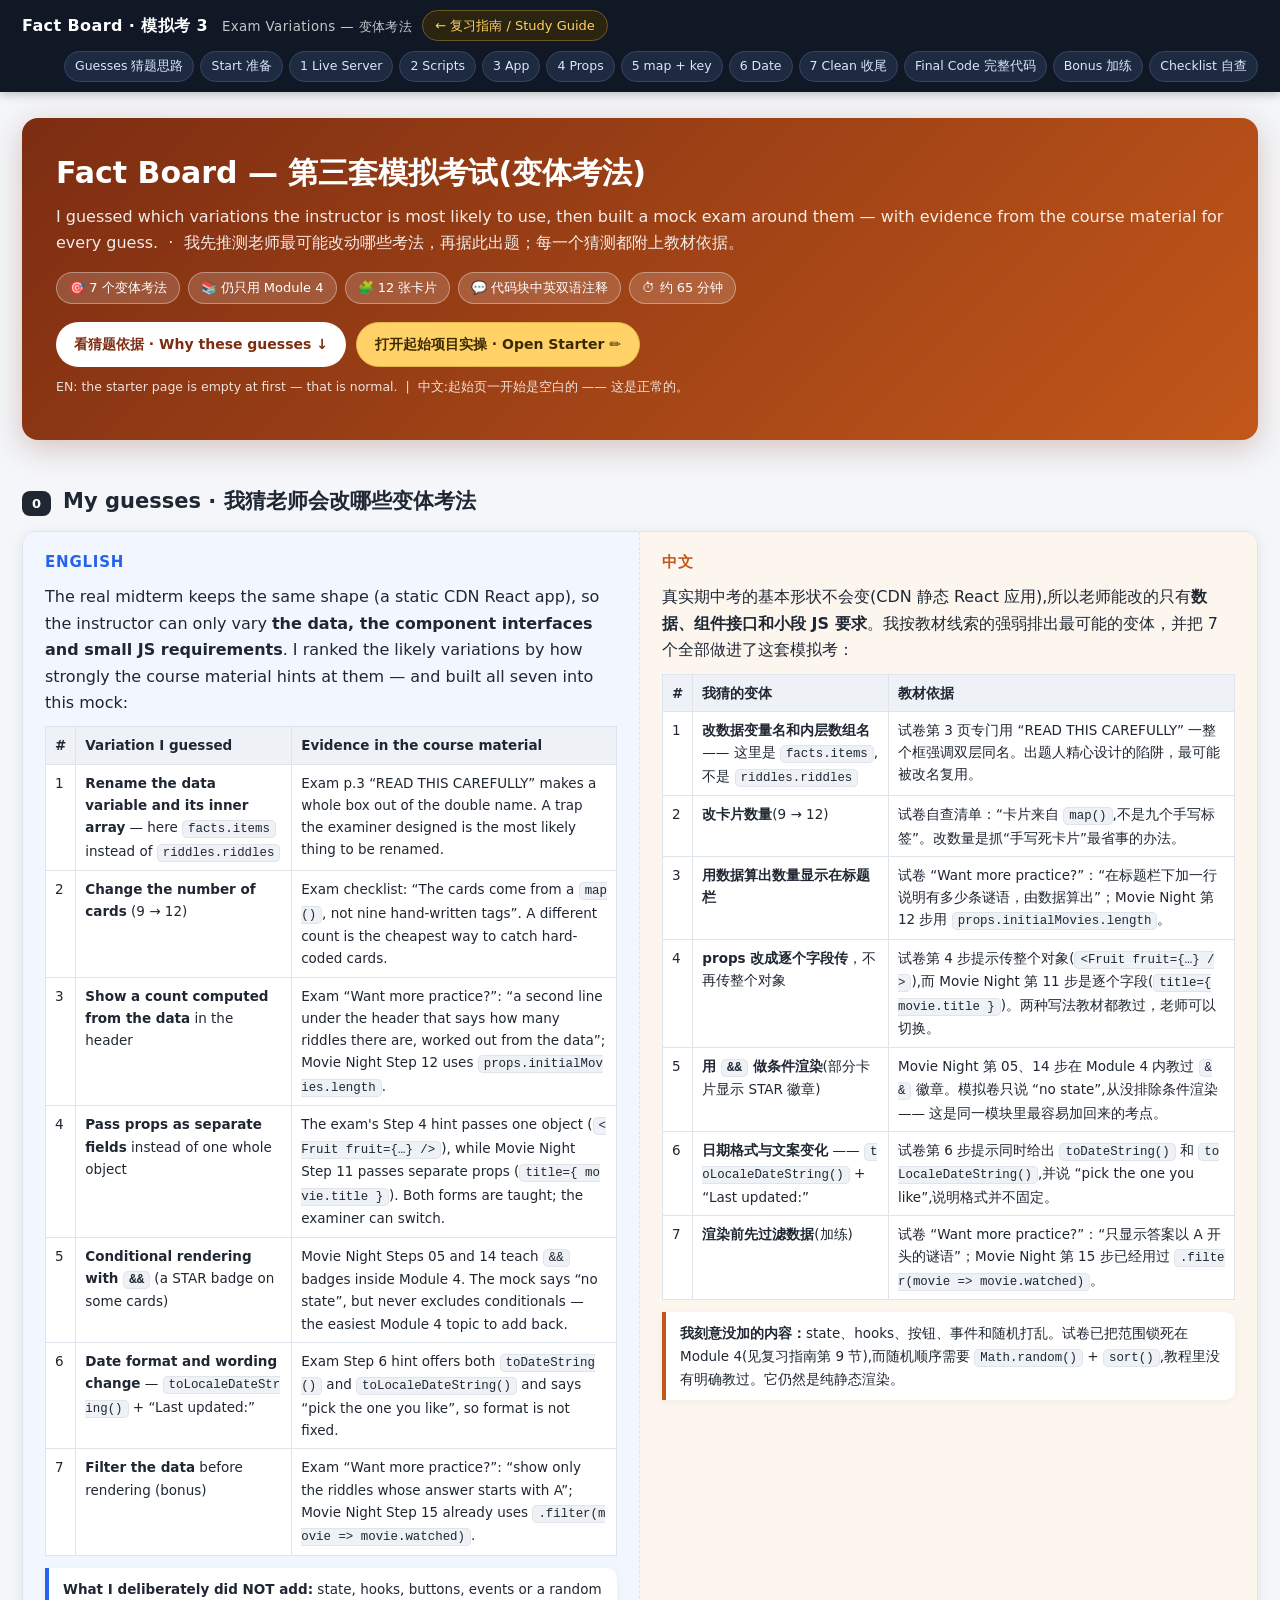
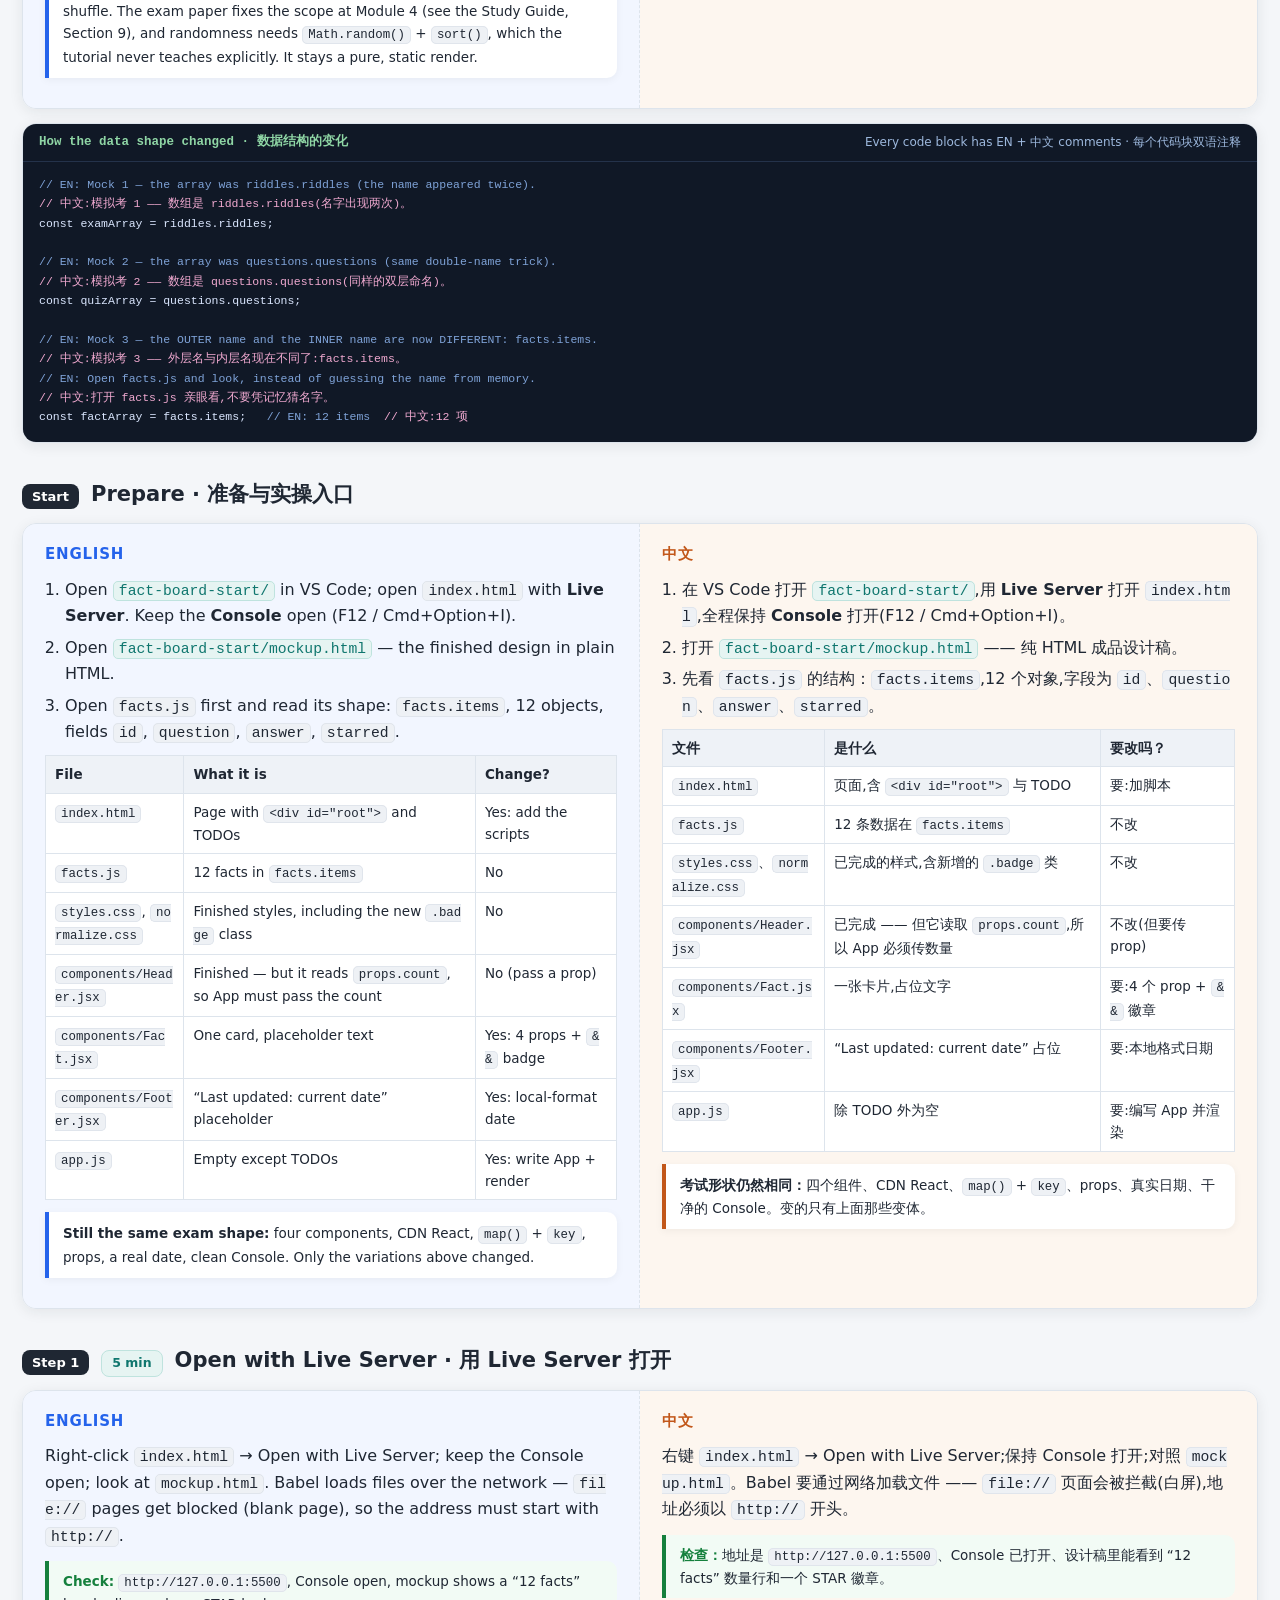
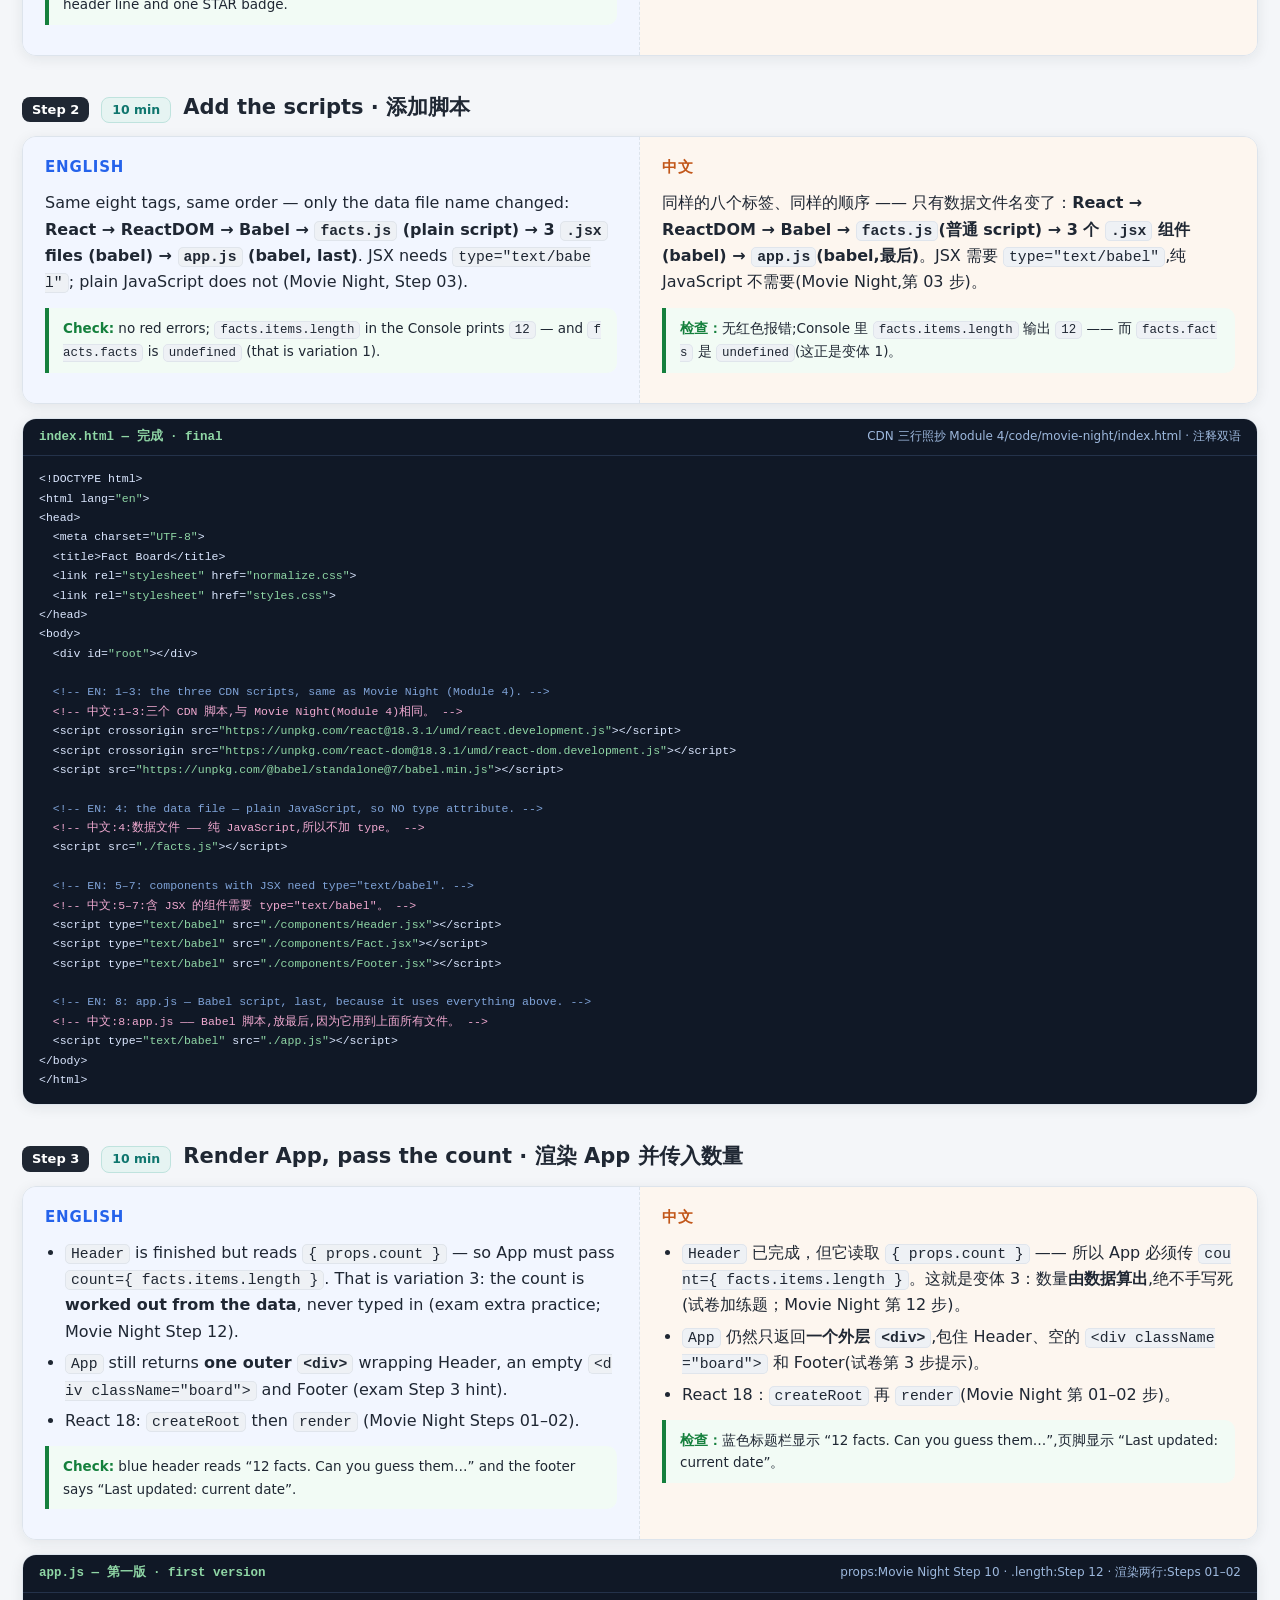
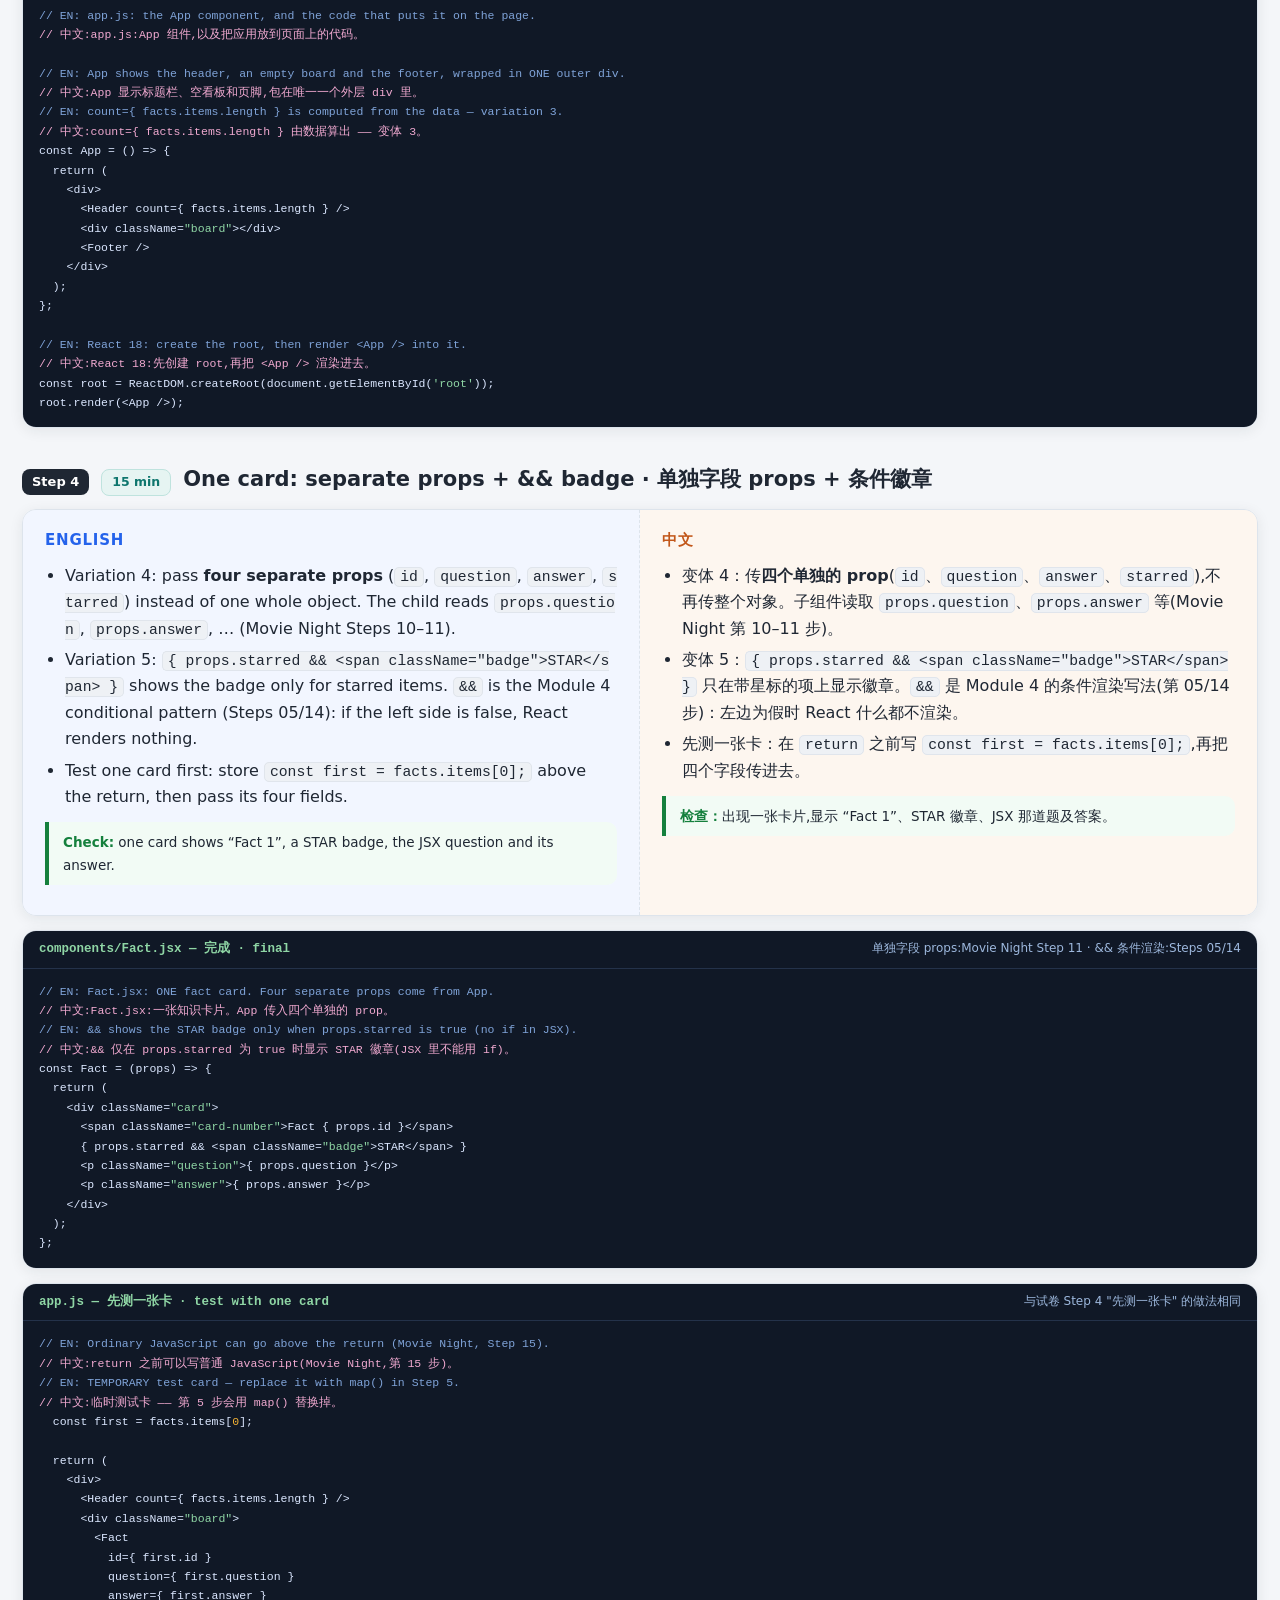
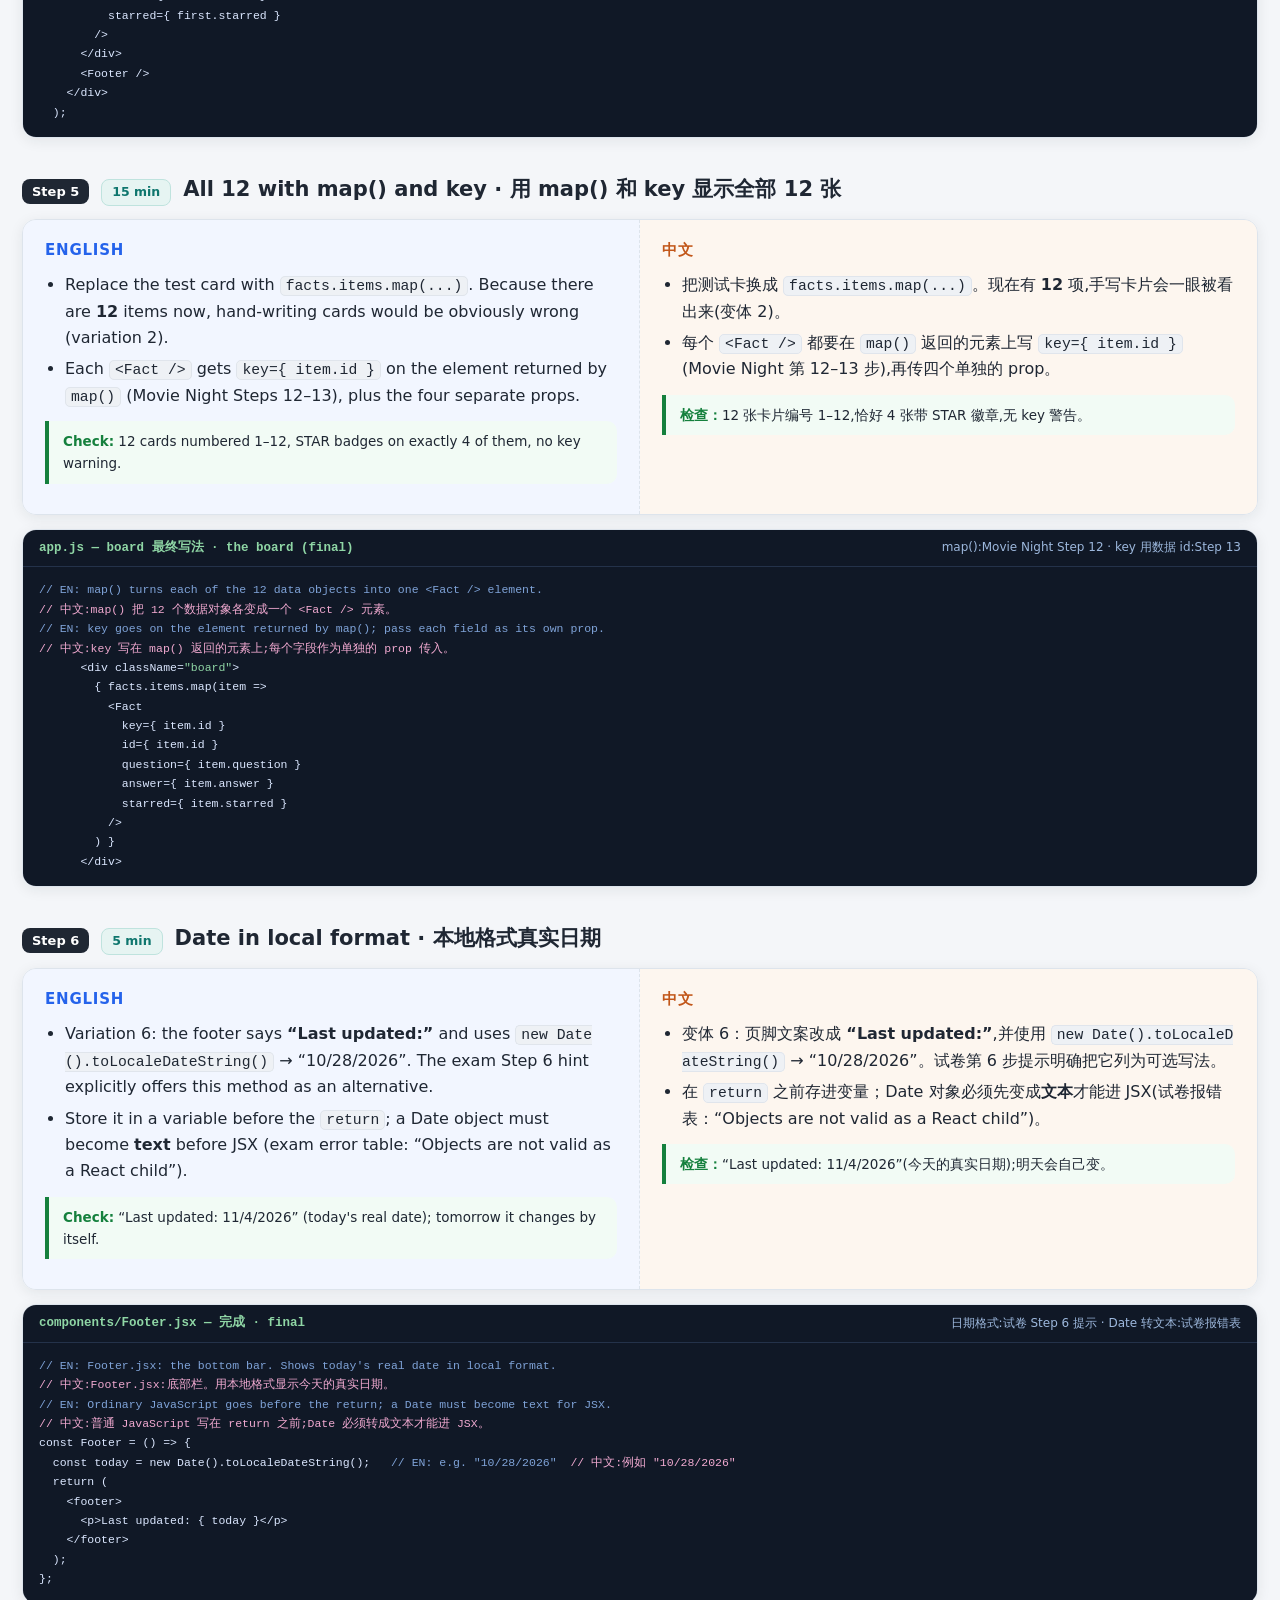
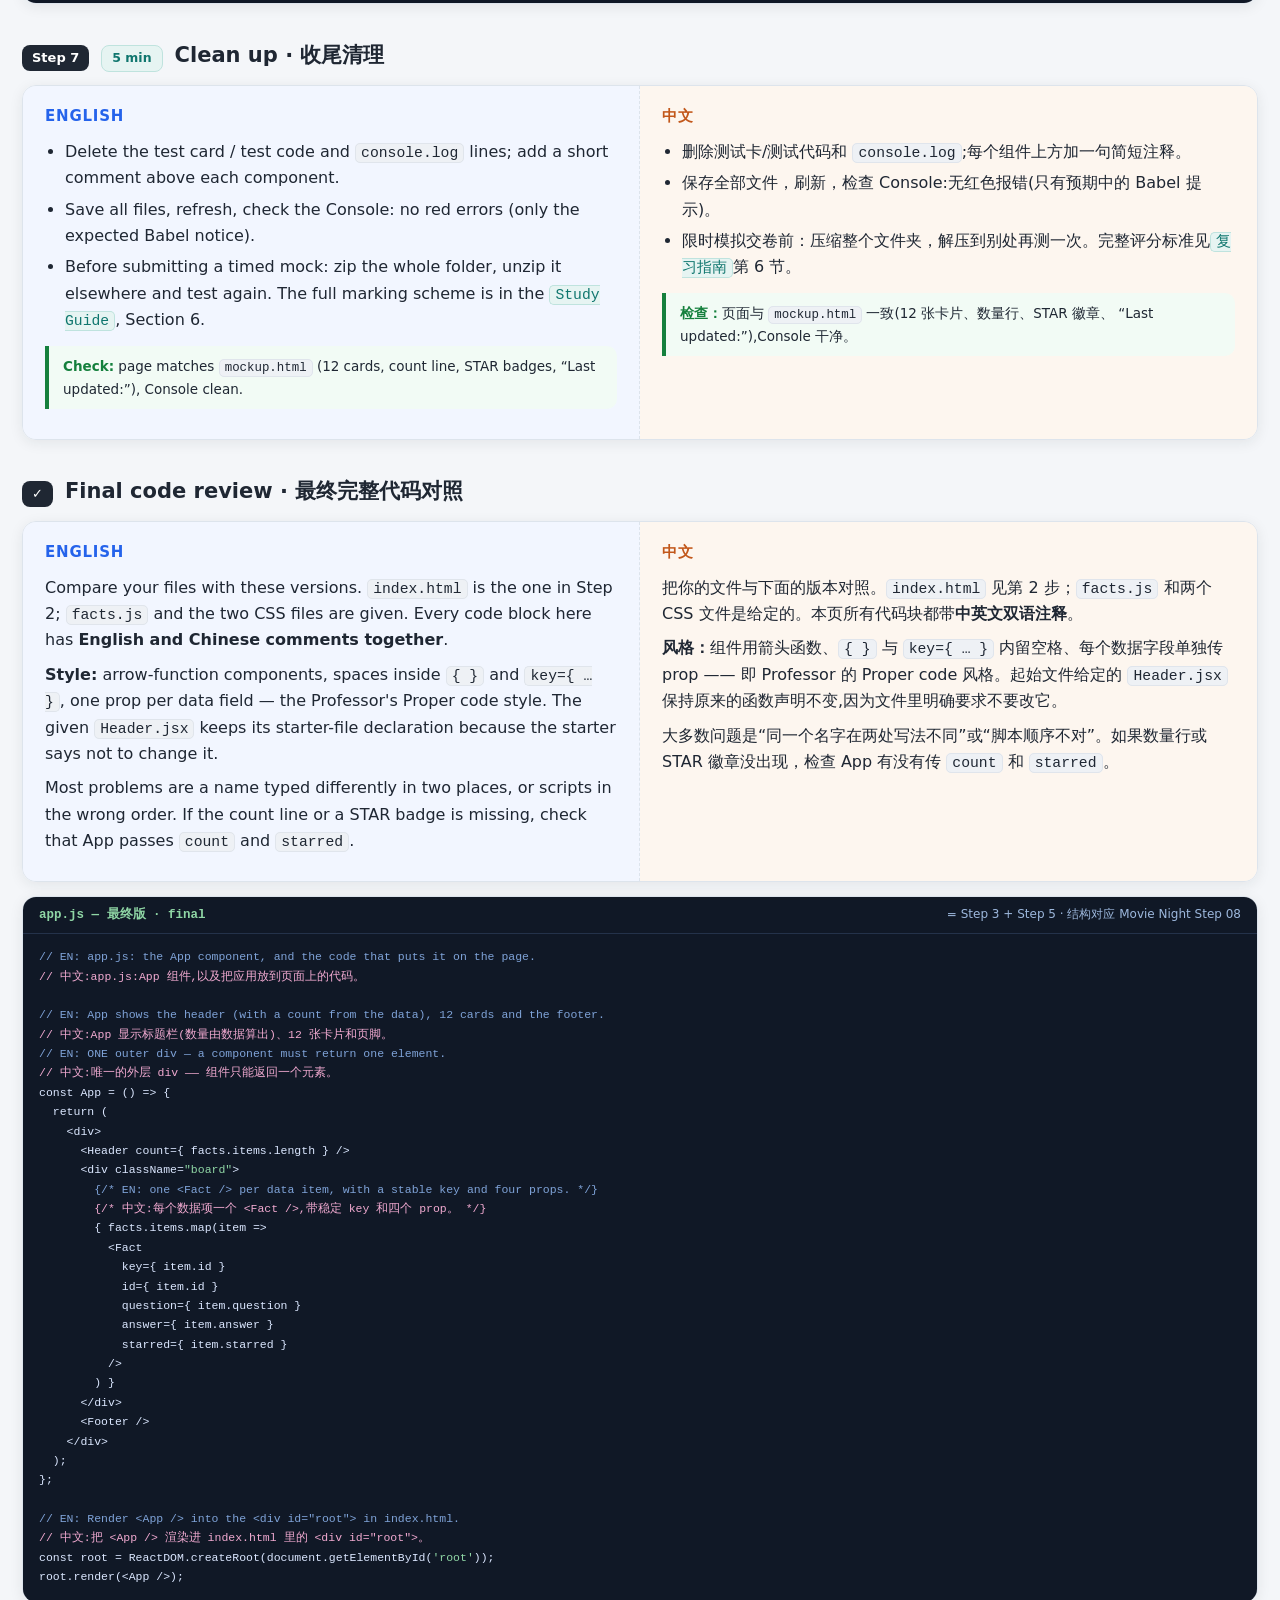
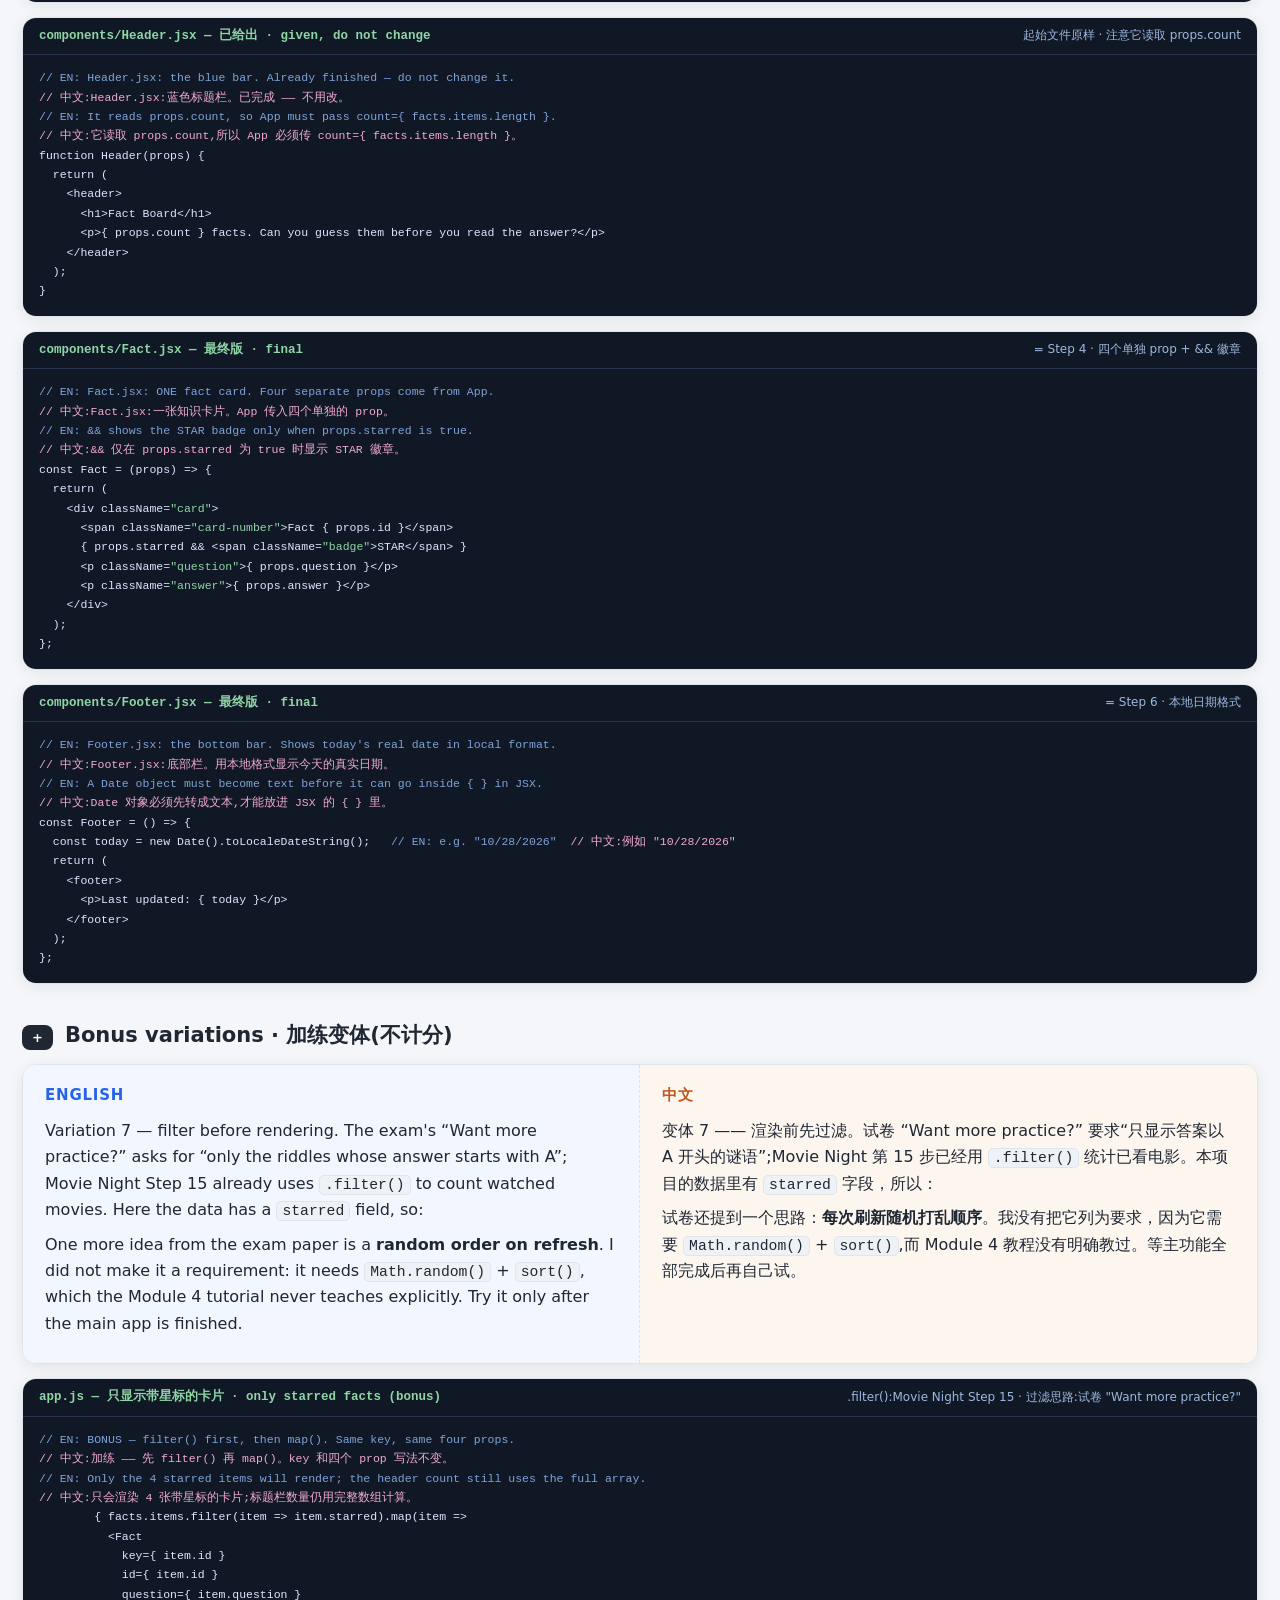
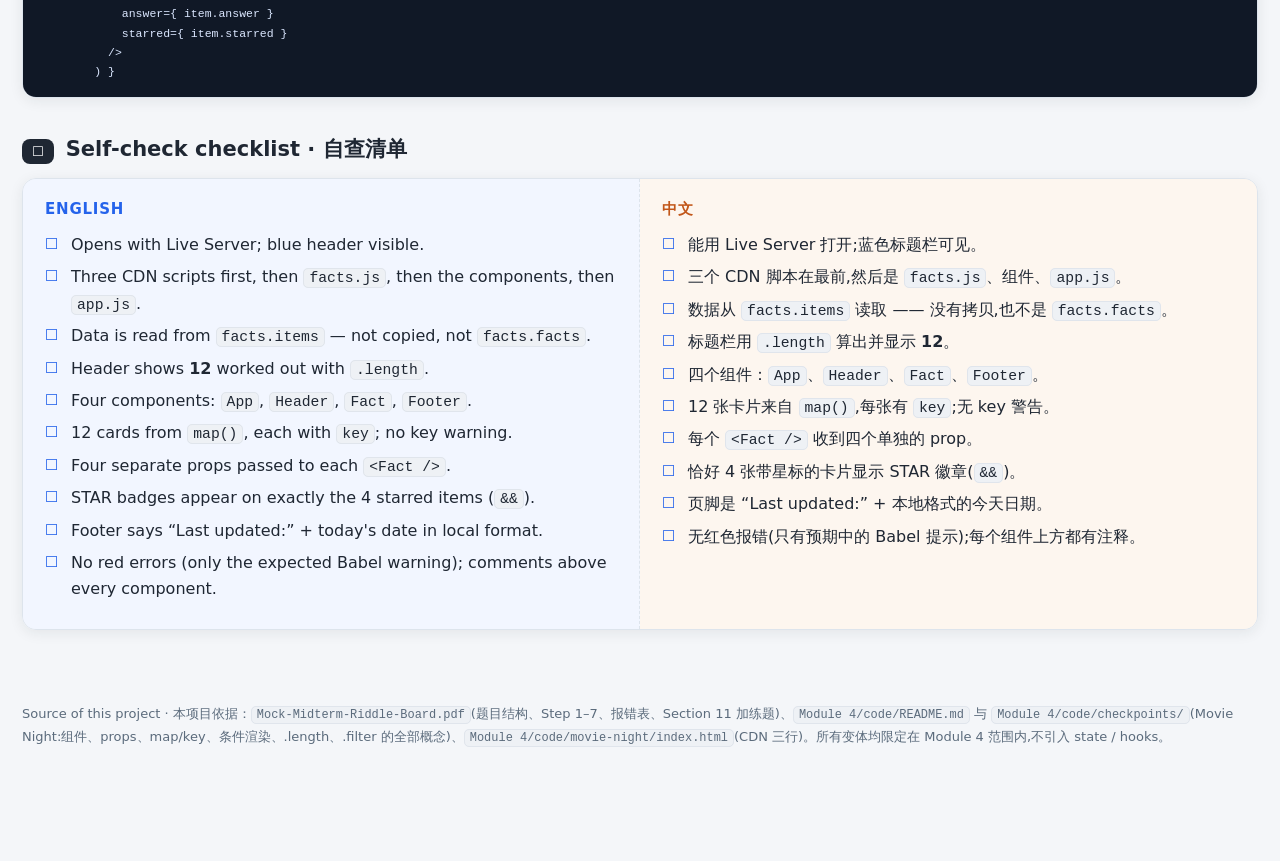
<file: Fact-Board-Tutorial.html>
<!DOCTYPE html>
<html lang="en">
<head>
<meta charset="UTF-8">
<meta name="viewport" content="width=device-width, initial-scale=1.0">
<title>Fact Board 模拟考 3 · 变体考法 · Exam Variations</title>
<style>
  :root{
    --ink:#1f2733; --muted:#5b6b7c; --bg:#f4f6f9; --card:#ffffff;
    --en:#2563eb; --en-bg:#f2f6ff; --zh:#c2571a; --zh-bg:#fdf6ef;
    --line:#dde4ec; --ok:#15803d; --warn:#b91c1c; --accent:#0f766e;
  }
  *{box-sizing:border-box}
  html{scroll-behavior:smooth}
  body{margin:0;font-family:"Segoe UI",system-ui,-apple-system,"PingFang SC","Microsoft YaHei",sans-serif;color:var(--ink);background:var(--bg);line-height:1.65}
  header.top{position:sticky;top:0;z-index:50;background:#101826;color:#fff;padding:10px 22px;display:flex;flex-wrap:wrap;gap:10px;align-items:center;box-shadow:0 2px 10px rgba(0,0,0,.25)}
  header.top .brand{font-weight:700;letter-spacing:.4px}
  header.top .brand small{opacity:.75;font-weight:400;margin-left:8px}
  header.top a.home{color:#ffd166;text-decoration:none;font-size:13px;border:1px solid #6b5a1e;border-radius:99px;padding:4px 12px;background:#2a2410}
  header.top a.home:hover{background:#3a3115}
  nav.chips{display:flex;flex-wrap:wrap;gap:6px;margin-left:auto}
  nav.chips a{color:#dbe7ff;text-decoration:none;font-size:12.5px;padding:4px 10px;border-radius:99px;background:#1d2a40;border:1px solid #33456a}
  nav.chips a:hover{background:#2a3c5e}
  .hero{max-width:1280px;margin:26px auto 0;padding:0 22px}
  .hero .box{background:linear-gradient(135deg,#7c2d12,#c2571a);color:#fff;border-radius:16px;padding:30px 34px;box-shadow:0 8px 30px rgba(124,45,18,.25)}
  .hero h1{margin:0 0 6px;font-size:30px}
  .hero p.sub{margin:0;opacity:.9}
  .badges{margin-top:16px;display:flex;flex-wrap:wrap;gap:8px}
  .badges span{background:rgba(255,255,255,.16);border:1px solid rgba(255,255,255,.35);padding:4px 12px;border-radius:99px;font-size:13px}
  .cta-row{margin-top:18px;display:flex;flex-wrap:wrap;gap:10px}
  .cta-row a{display:inline-flex;align-items:center;gap:8px;text-decoration:none;font-weight:700;font-size:14px;padding:10px 18px;border-radius:99px}
  .cta-row a.learn{background:#fff;color:#7c2d12}
  .cta-row a.practice{background:#ffd166;color:#3b2a00;border:1px solid #e2b84d}
  .cta-row a:hover{filter:brightness(1.08)}
  .cta-note{margin-top:10px;font-size:12.5px;opacity:.85}
  main{max-width:1280px;margin:0 auto;padding:10px 22px 60px}
  section{margin-top:34px}
  .sec-head{display:flex;align-items:baseline;gap:12px;margin-bottom:12px;flex-wrap:wrap}
  .sec-head .no{background:var(--ink);color:#fff;border-radius:8px;padding:2px 10px;font-size:13px;font-weight:700}
  .sec-head .time{background:#e6f4f2;color:var(--accent);border:1px solid #bfe3de;border-radius:8px;padding:2px 10px;font-size:12.5px;font-weight:600}
  .sec-head h2{margin:0;font-size:21px}
  .duo{display:grid;grid-template-columns:1fr 1fr;border-radius:14px;overflow:hidden;box-shadow:0 3px 14px rgba(23,32,44,.08);border:1px solid var(--line)}
  .cell{padding:18px 22px;background:var(--card)}
  .cell.en{background:var(--en-bg);border-right:1px dashed var(--line)}
  .cell.zh{background:var(--zh-bg)}
  .cell h3{margin:0 0 10px;font-size:15px;text-transform:uppercase;letter-spacing:.8px}
  .cell.en h3{color:var(--en)} .cell.zh h3{color:var(--zh)}
  .cell p{margin:8px 0}
  .cell ul,.cell ol{margin:8px 0 8px 20px;padding:0}
  .cell li{margin:5px 0}
  @media (max-width:900px){ .duo{grid-template-columns:1fr} .cell.en{border-right:none;border-bottom:1px dashed var(--line)} }
  table{width:100%;border-collapse:collapse;margin:10px 0;font-size:13.5px;background:#fff}
  th,td{border:1px solid var(--line);padding:7px 9px;text-align:left;vertical-align:top}
  th{background:#eef2f7;font-weight:700}
  code{font-family:"SF Mono",Menlo,Consolas,monospace;font-size:.92em;background:#eef1f5;border:1px solid #e0e5ec;border-radius:5px;padding:1px 5px;word-break:break-all}
  pre{font-family:"SF Mono",Menlo,Consolas,monospace;font-size:12.5px;background:#101826;color:#dbe7ff;padding:14px 16px;overflow-x:auto;line-height:1.55;margin:0}
  pre code{background:none;border:none;color:inherit;padding:0}
  pre .c{color:#7fa3d8} pre .z{color:#f0a9d0} pre .k{color:#f2b134} pre .s{color:#8fd6a5}
  .codecard{margin-top:14px;border-radius:14px;overflow:hidden;border:1px solid var(--line);box-shadow:0 3px 14px rgba(23,32,44,.08)}
  .codecard .cc-head{display:flex;gap:12px;align-items:center;justify-content:space-between;flex-wrap:wrap;background:#101826;color:#cdd9ec;padding:8px 16px;font-size:12.5px;border-bottom:1px solid #24324a}
  .codecard .cc-head .file{font-family:"SF Mono",Menlo,Consolas,monospace;color:#8fd6a5;font-weight:700}
  .codecard .cc-head .src{color:#9db8dd;font-size:12px}
  a.src{font-family:"SF Mono",Menlo,Consolas,monospace;font-size:.92em;color:var(--accent);background:#e6f4f2;border:1px solid #bfe3de;border-radius:5px;padding:1px 5px;text-decoration:none;word-break:break-all}
  a.src:hover{background:#d3ebe7;text-decoration:underline}
  a.ext{color:#1d4ed8;text-decoration:underline;word-break:break-all}
  .note{border-left:4px solid var(--en);background:#fff;border-radius:0 10px 10px 0;padding:10px 14px;margin:12px 0;font-size:13.5px;box-shadow:0 2px 8px rgba(0,0,0,.05)}
  .note.zh-note{border-left-color:var(--zh)}
  .checkline{border-left:4px solid var(--ok);background:#f2fbf5;border-radius:0 10px 10px 0;padding:9px 14px;margin:12px 0;font-size:13.5px}
  .checkline b{color:var(--ok)}
  ul.check{list-style:none;margin-left:0}
  ul.check li{padding-left:26px;position:relative;margin:6px 0}
  ul.check li::before{content:"☐";position:absolute;left:0;color:var(--en);font-size:15px}
  footer.page{max-width:1280px;margin:0 auto;padding:0 22px 40px;color:var(--muted);font-size:13px}
  @media print{ header.top{position:static} section{break-inside:avoid-page} body{background:#fff} .duo{box-shadow:none} }
</style>
</head>
<body>

<header class="top">
  <div class="brand">Fact Board · 模拟考 3 <small>Exam Variations — 变体考法</small></div>
  <a class="home" href="index.html">← 复习指南 / Study Guide</a>
  <nav class="chips">
    <a href="#guesses">Guesses 猜题思路</a>
    <a href="#start">Start 准备</a>
    <a href="#step1">1 Live Server</a>
    <a href="#step2">2 Scripts</a>
    <a href="#step3">3 App</a>
    <a href="#step4">4 Props</a>
    <a href="#step5">5 map + key</a>
    <a href="#step6">6 Date</a>
    <a href="#step7">7 Clean 收尾</a>
    <a href="#final">Final Code 完整代码</a>
    <a href="#bonus">Bonus 加练</a>
    <a href="#check">Checklist 自查</a>
  </nav>
</header>

<div class="hero">
  <div class="box">
    <h1>Fact Board — 第三套模拟考试(变体考法)</h1>
    <p class="sub">I guessed which variations the instructor is most likely to use, then built a mock exam around them — with evidence from the course material for every guess. &nbsp;·&nbsp; 我先推测老师最可能改动哪些考法，再据此出题；每一个猜测都附上教材依据。</p>
    <div class="badges">
      <span>🎯 7 个变体考法</span><span>📚 仍只用 Module 4</span><span>🧩 12 张卡片</span><span>💬 代码块中英双语注释</span><span>⏱ 约 65 分钟</span>
    </div>
    <div class="cta-row">
      <a class="learn" href="#guesses">看猜题依据 · Why these guesses ↓</a>
      <a class="practice" href="fact-board-start/index.html">打开起始项目实操 · Open Starter ✏️</a>
    </div>
    <p class="cta-note">EN: the starter page is empty at first — that is normal. &nbsp;|&nbsp; 中文:起始页一开始是空白的 —— 这是正常的。</p>
  </div>
</div>

<main>

<!-- ============ GUESSES ============ -->
<section id="guesses">
  <div class="sec-head"><span class="no">0</span><h2>My guesses · 我猜老师会改哪些变体考法</h2></div>
  <div class="duo">
    <div class="cell en">
      <h3>English</h3>
      <p>The real midterm keeps the same shape (a static CDN React app), so the instructor can only vary <b>the data, the component interfaces and small JS requirements</b>. I ranked the likely variations by how strongly the course material hints at them — and built all seven into this mock:</p>
      <table>
        <tr><th>#</th><th>Variation I guessed</th><th>Evidence in the course material</th></tr>
        <tr><td>1</td><td><b>Rename the data variable and its inner array</b> — here <code>facts.items</code> instead of <code>riddles.riddles</code></td><td>Exam p.3 “READ THIS CAREFULLY” makes a whole box out of the double name. A trap the examiner designed is the most likely thing to be renamed.</td></tr>
        <tr><td>2</td><td><b>Change the number of cards</b> (9 → 12)</td><td>Exam checklist: “The cards come from a <code>map()</code>, not nine hand-written tags”. A different count is the cheapest way to catch hard-coded cards.</td></tr>
        <tr><td>3</td><td><b>Show a count computed from the data</b> in the header</td><td>Exam “Want more practice?”: “a second line under the header that says how many riddles there are, worked out from the data”; Movie Night Step 12 uses <code>props.initialMovies.length</code>.</td></tr>
        <tr><td>4</td><td><b>Pass props as separate fields</b> instead of one whole object</td><td>The exam's Step 4 hint passes one object (<code>&lt;Fruit fruit={…} /&gt;</code>), while Movie Night Step 11 passes separate props (<code>title={ movie.title }</code>). Both forms are taught; the examiner can switch.</td></tr>
        <tr><td>5</td><td><b>Conditional rendering with <code>&amp;&amp;</code></b> (a STAR badge on some cards)</td><td>Movie Night Steps 05 and 14 teach <code>&amp;&amp;</code> badges inside Module 4. The mock says “no state”, but never excludes conditionals — the easiest Module 4 topic to add back.</td></tr>
        <tr><td>6</td><td><b>Date format and wording change</b> — <code>toLocaleDateString()</code> + “Last updated:”</td><td>Exam Step 6 hint offers both <code>toDateString()</code> and <code>toLocaleDateString()</code> and says “pick the one you like”, so format is not fixed.</td></tr>
        <tr><td>7</td><td><b>Filter the data</b> before rendering (bonus)</td><td>Exam “Want more practice?”: “show only the riddles whose answer starts with A”; Movie Night Step 15 already uses <code>.filter(movie =&gt; movie.watched)</code>.</td></tr>
      </table>
      <div class="note"><b>What I deliberately did NOT add:</b> state, hooks, buttons, events or a random shuffle. The exam paper fixes the scope at Module 4 (see the Study Guide, Section 9), and randomness needs <code>Math.random()</code> + <code>sort()</code>, which the tutorial never teaches explicitly. It stays a pure, static render.</div>
    </div>
    <div class="cell zh">
      <h3>中文</h3>
      <p>真实期中考的基本形状不会变(CDN 静态 React 应用),所以老师能改的只有<b>数据、组件接口和小段 JS 要求</b>。我按教材线索的强弱排出最可能的变体，并把 7 个全部做进了这套模拟考：</p>
      <table>
        <tr><th>#</th><th>我猜的变体</th><th>教材依据</th></tr>
        <tr><td>1</td><td><b>改数据变量名和内层数组名</b> —— 这里是 <code>facts.items</code>,不是 <code>riddles.riddles</code></td><td>试卷第 3 页专门用 “READ THIS CAREFULLY” 一整个框强调双层同名。出题人精心设计的陷阱，最可能被改名复用。</td></tr>
        <tr><td>2</td><td><b>改卡片数量</b>(9 → 12)</td><td>试卷自查清单：“卡片来自 <code>map()</code>,不是九个手写标签”。改数量是抓“手写死卡片”最省事的办法。</td></tr>
        <tr><td>3</td><td><b>用数据算出数量显示在标题栏</b></td><td>试卷 “Want more practice?”：“在标题栏下加一行说明有多少条谜语，由数据算出”；Movie Night 第 12 步用 <code>props.initialMovies.length</code>。</td></tr>
        <tr><td>4</td><td><b>props 改成逐个字段传</b>，不再传整个对象</td><td>试卷第 4 步提示传整个对象(<code>&lt;Fruit fruit={…} /&gt;</code>),而 Movie Night 第 11 步是逐个字段(<code>title={ movie.title }</code>)。两种写法教材都教过，老师可以切换。</td></tr>
        <tr><td>5</td><td><b>用 <code>&amp;&amp;</code> 做条件渲染</b>(部分卡片显示 STAR 徽章)</td><td>Movie Night 第 05、14 步在 Module 4 内教过 <code>&amp;&amp;</code> 徽章。模拟卷只说 “no state”,从没排除条件渲染 —— 这是同一模块里最容易加回来的考点。</td></tr>
        <tr><td>6</td><td><b>日期格式与文案变化</b> —— <code>toLocaleDateString()</code> + “Last updated:”</td><td>试卷第 6 步提示同时给出 <code>toDateString()</code> 和 <code>toLocaleDateString()</code>,并说 “pick the one you like”,说明格式并不固定。</td></tr>
        <tr><td>7</td><td><b>渲染前先过滤数据</b>(加练)</td><td>试卷 “Want more practice?”：“只显示答案以 A 开头的谜语”；Movie Night 第 15 步已经用过 <code>.filter(movie =&gt; movie.watched)</code>。</td></tr>
      </table>
      <div class="note zh-note"><b>我刻意没加的内容：</b>state、hooks、按钮、事件和随机打乱。试卷已把范围锁死在 Module 4(见复习指南第 9 节),而随机顺序需要 <code>Math.random()</code> + <code>sort()</code>,教程里没有明确教过。它仍然是纯静态渲染。</div>
    </div>
  </div>
  <div class="codecard">
    <div class="cc-head"><span class="file">How the data shape changed · 数据结构的变化</span><span class="src">Every code block has EN + 中文 comments · 每个代码块双语注释</span></div>
    <pre><code><span class="c">// EN: Mock 1 — the array was riddles.riddles (the name appeared twice).</span>
<span class="z">// 中文:模拟考 1 —— 数组是 riddles.riddles(名字出现两次)。</span>
const examArray = riddles.riddles;

<span class="c">// EN: Mock 2 — the array was questions.questions (same double-name trick).</span>
<span class="z">// 中文:模拟考 2 —— 数组是 questions.questions(同样的双层命名)。</span>
const quizArray = questions.questions;

<span class="c">// EN: Mock 3 — the OUTER name and the INNER name are now DIFFERENT: facts.items.</span>
<span class="z">// 中文:模拟考 3 —— 外层名与内层名现在不同了:facts.items。</span>
<span class="c">// EN: Open facts.js and look, instead of guessing the name from memory.</span>
<span class="z">// 中文:打开 facts.js 亲眼看,不要凭记忆猜名字。</span>
const factArray = facts.items;   <span class="c">// EN: 12 items</span>  <span class="z">// 中文:12 项</span></code></pre>
  </div>
</section>

<!-- ============ START ============ -->
<section id="start">
  <div class="sec-head"><span class="no">Start</span><h2>Prepare · 准备与实操入口</h2></div>
  <div class="duo">
    <div class="cell en">
      <h3>English</h3>
      <ol>
        <li>Open <a class="src" href="fact-board-start/index.html">fact-board-start/</a> in VS Code; open <code>index.html</code> with <b>Live Server</b>. Keep the <b>Console</b> open (F12 / Cmd+Option+I).</li>
        <li>Open <a class="src" href="fact-board-start/mockup.html">fact-board-start/mockup.html</a> — the finished design in plain HTML.</li>
        <li>Open <code>facts.js</code> first and read its shape: <code>facts.items</code>, 12 objects, fields <code>id</code>, <code>question</code>, <code>answer</code>, <code>starred</code>.</li>
      </ol>
      <table>
        <tr><th>File</th><th>What it is</th><th>Change?</th></tr>
        <tr><td><code>index.html</code></td><td>Page with <code>&lt;div id="root"&gt;</code> and TODOs</td><td>Yes: add the scripts</td></tr>
        <tr><td><code>facts.js</code></td><td>12 facts in <code>facts.items</code></td><td>No</td></tr>
        <tr><td><code>styles.css</code>, <code>normalize.css</code></td><td>Finished styles, including the new <code>.badge</code> class</td><td>No</td></tr>
        <tr><td><code>components/Header.jsx</code></td><td>Finished — but it reads <code>props.count</code>, so App must pass the count</td><td>No (pass a prop)</td></tr>
        <tr><td><code>components/Fact.jsx</code></td><td>One card, placeholder text</td><td>Yes: 4 props + <code>&amp;&amp;</code> badge</td></tr>
        <tr><td><code>components/Footer.jsx</code></td><td>“Last updated: current date” placeholder</td><td>Yes: local-format date</td></tr>
        <tr><td><code>app.js</code></td><td>Empty except TODOs</td><td>Yes: write App + render</td></tr>
      </table>
      <div class="note"><b>Still the same exam shape:</b> four components, CDN React, <code>map()</code> + <code>key</code>, props, a real date, clean Console. Only the variations above changed.</div>
    </div>
    <div class="cell zh">
      <h3>中文</h3>
      <ol>
        <li>在 VS Code 打开 <a class="src" href="fact-board-start/index.html">fact-board-start/</a>,用 <b>Live Server</b> 打开 <code>index.html</code>,全程保持 <b>Console</b> 打开(F12 / Cmd+Option+I)。</li>
        <li>打开 <a class="src" href="fact-board-start/mockup.html">fact-board-start/mockup.html</a> —— 纯 HTML 成品设计稿。</li>
        <li>先看 <code>facts.js</code> 的结构：<code>facts.items</code>,12 个对象,字段为 <code>id</code>、<code>question</code>、<code>answer</code>、<code>starred</code>。</li>
      </ol>
      <table>
        <tr><th>文件</th><th>是什么</th><th>要改吗？</th></tr>
        <tr><td><code>index.html</code></td><td>页面,含 <code>&lt;div id="root"&gt;</code> 与 TODO</td><td>要:加脚本</td></tr>
        <tr><td><code>facts.js</code></td><td>12 条数据在 <code>facts.items</code></td><td>不改</td></tr>
        <tr><td><code>styles.css</code>、<code>normalize.css</code></td><td>已完成的样式,含新增的 <code>.badge</code> 类</td><td>不改</td></tr>
        <tr><td><code>components/Header.jsx</code></td><td>已完成 —— 但它读取 <code>props.count</code>,所以 App 必须传数量</td><td>不改(但要传 prop)</td></tr>
        <tr><td><code>components/Fact.jsx</code></td><td>一张卡片,占位文字</td><td>要:4 个 prop + <code>&amp;&amp;</code> 徽章</td></tr>
        <tr><td><code>components/Footer.jsx</code></td><td>“Last updated: current date” 占位</td><td>要:本地格式日期</td></tr>
        <tr><td><code>app.js</code></td><td>除 TODO 外为空</td><td>要:编写 App 并渲染</td></tr>
      </table>
      <div class="note zh-note"><b>考试形状仍然相同：</b>四个组件、CDN React、<code>map()</code> + <code>key</code>、props、真实日期、干净的 Console。变的只有上面那些变体。</div>
    </div>
  </div>
</section>

<!-- ============ STEP 1 ============ -->
<section id="step1">
  <div class="sec-head"><span class="no">Step 1</span><span class="time">5 min</span><h2>Open with Live Server · 用 Live Server 打开</h2></div>
  <div class="duo">
    <div class="cell en">
      <h3>English</h3>
      <p>Right-click <code>index.html</code> → Open with Live Server; keep the Console open; look at <code>mockup.html</code>. Babel loads files over the network — <code>file://</code> pages get blocked (blank page), so the address must start with <code>http://</code>.</p>
      <div class="checkline"><b>Check:</b> <code>http://127.0.0.1:5500</code>, Console open, mockup shows a “12 facts” header line and one STAR badge.</div>
    </div>
    <div class="cell zh">
      <h3>中文</h3>
      <p>右键 <code>index.html</code> → Open with Live Server;保持 Console 打开;对照 <code>mockup.html</code>。Babel 要通过网络加载文件 —— <code>file://</code> 页面会被拦截(白屏),地址必须以 <code>http://</code> 开头。</p>
      <div class="checkline"><b>检查：</b>地址是 <code>http://127.0.0.1:5500</code>、Console 已打开、设计稿里能看到 “12 facts” 数量行和一个 STAR 徽章。</div>
    </div>
  </div>
</section>

<!-- ============ STEP 2 ============ -->
<section id="step2">
  <div class="sec-head"><span class="no">Step 2</span><span class="time">10 min</span><h2>Add the scripts · 添加脚本</h2></div>
  <div class="duo">
    <div class="cell en">
      <h3>English</h3>
      <p>Same eight tags, same order — only the data file name changed: <b>React → ReactDOM → Babel → <code>facts.js</code> (plain script) → 3 <code>.jsx</code> files (babel) → <code>app.js</code> (babel, last)</b>. JSX needs <code>type="text/babel"</code>; plain JavaScript does not (Movie Night, Step 03).</p>
      <div class="checkline"><b>Check:</b> no red errors; <code>facts.items.length</code> in the Console prints <code>12</code> — and <code>facts.facts</code> is <code>undefined</code> (that is variation 1).</div>
    </div>
    <div class="cell zh">
      <h3>中文</h3>
      <p>同样的八个标签、同样的顺序 —— 只有数据文件名变了：<b>React → ReactDOM → Babel → <code>facts.js</code>(普通 script) → 3 个 <code>.jsx</code> 组件(babel) → <code>app.js</code>(babel,最后)</b>。JSX 需要 <code>type="text/babel"</code>,纯 JavaScript 不需要(Movie Night,第 03 步)。</p>
      <div class="checkline"><b>检查：</b>无红色报错;Console 里 <code>facts.items.length</code> 输出 <code>12</code> —— 而 <code>facts.facts</code> 是 <code>undefined</code>(这正是变体 1)。</div>
    </div>
  </div>
  <div class="codecard">
    <div class="cc-head"><span class="file">index.html — 完成 · final</span><span class="src">CDN 三行照抄 Module 4/code/movie-night/index.html · 注释双语</span></div>
    <pre><code>&lt;!DOCTYPE html&gt;
&lt;html lang=<span class="s">"en"</span>&gt;
&lt;head&gt;
  &lt;meta charset=<span class="s">"UTF-8"</span>&gt;
  &lt;title&gt;Fact Board&lt;/title&gt;
  &lt;link rel=<span class="s">"stylesheet"</span> href=<span class="s">"normalize.css"</span>&gt;
  &lt;link rel=<span class="s">"stylesheet"</span> href=<span class="s">"styles.css"</span>&gt;
&lt;/head&gt;
&lt;body&gt;
  &lt;div id=<span class="s">"root"</span>&gt;&lt;/div&gt;

  <span class="c">&lt;!-- EN: 1–3: the three CDN scripts, same as Movie Night (Module 4). --&gt;</span>
  <span class="z">&lt;!-- 中文:1–3:三个 CDN 脚本,与 Movie Night(Module 4)相同。 --&gt;</span>
  &lt;script crossorigin src=<span class="s">"https://unpkg.com/react@18.3.1/umd/react.development.js"</span>&gt;&lt;/script&gt;
  &lt;script crossorigin src=<span class="s">"https://unpkg.com/react-dom@18.3.1/umd/react-dom.development.js"</span>&gt;&lt;/script&gt;
  &lt;script src=<span class="s">"https://unpkg.com/@babel/standalone@7/babel.min.js"</span>&gt;&lt;/script&gt;

  <span class="c">&lt;!-- EN: 4: the data file — plain JavaScript, so NO type attribute. --&gt;</span>
  <span class="z">&lt;!-- 中文:4:数据文件 —— 纯 JavaScript,所以不加 type。 --&gt;</span>
  &lt;script src=<span class="s">"./facts.js"</span>&gt;&lt;/script&gt;

  <span class="c">&lt;!-- EN: 5–7: components with JSX need type="text/babel". --&gt;</span>
  <span class="z">&lt;!-- 中文:5–7:含 JSX 的组件需要 type="text/babel"。 --&gt;</span>
  &lt;script type=<span class="s">"text/babel"</span> src=<span class="s">"./components/Header.jsx"</span>&gt;&lt;/script&gt;
  &lt;script type=<span class="s">"text/babel"</span> src=<span class="s">"./components/Fact.jsx"</span>&gt;&lt;/script&gt;
  &lt;script type=<span class="s">"text/babel"</span> src=<span class="s">"./components/Footer.jsx"</span>&gt;&lt;/script&gt;

  <span class="c">&lt;!-- EN: 8: app.js — Babel script, last, because it uses everything above. --&gt;</span>
  <span class="z">&lt;!-- 中文:8:app.js —— Babel 脚本,放最后,因为它用到上面所有文件。 --&gt;</span>
  &lt;script type=<span class="s">"text/babel"</span> src=<span class="s">"./app.js"</span>&gt;&lt;/script&gt;
&lt;/body&gt;
&lt;/html&gt;</code></pre>
  </div>
</section>

<!-- ============ STEP 3 ============ -->
<section id="step3">
  <div class="sec-head"><span class="no">Step 3</span><span class="time">10 min</span><h2>Render App, pass the count · 渲染 App 并传入数量</h2></div>
  <div class="duo">
    <div class="cell en">
      <h3>English</h3>
      <ul>
        <li><code>Header</code> is finished but reads <code>{ props.count }</code> — so App must pass <code>count={ facts.items.length }</code>. That is variation 3: the count is <b>worked out from the data</b>, never typed in (exam extra practice; Movie Night Step 12).</li>
        <li><code>App</code> still returns <b>one outer <code>&lt;div&gt;</code></b> wrapping Header, an empty <code>&lt;div className="board"&gt;</code> and Footer (exam Step 3 hint).</li>
        <li>React 18: <code>createRoot</code> then <code>render</code> (Movie Night Steps 01–02).</li>
      </ul>
      <div class="checkline"><b>Check:</b> blue header reads “12 facts. Can you guess them…” and the footer says “Last updated: current date”.</div>
    </div>
    <div class="cell zh">
      <h3>中文</h3>
      <ul>
        <li><code>Header</code> 已完成，但它读取 <code>{ props.count }</code> —— 所以 App 必须传 <code>count={ facts.items.length }</code>。这就是变体 3：数量<b>由数据算出</b>,绝不手写死(试卷加练题；Movie Night 第 12 步)。</li>
        <li><code>App</code> 仍然只返回<b>一个外层 <code>&lt;div&gt;</code></b>,包住 Header、空的 <code>&lt;div className="board"&gt;</code> 和 Footer(试卷第 3 步提示)。</li>
        <li>React 18：<code>createRoot</code> 再 <code>render</code>(Movie Night 第 01–02 步)。</li>
      </ul>
      <div class="checkline"><b>检查：</b>蓝色标题栏显示 “12 facts. Can you guess them…”,页脚显示 “Last updated: current date”。</div>
    </div>
  </div>
  <div class="codecard">
    <div class="cc-head"><span class="file">app.js — 第一版 · first version</span><span class="src">props:Movie Night Step 10 · .length:Step 12 · 渲染两行:Steps 01–02</span></div>
    <pre><code><span class="c">// EN: app.js: the App component, and the code that puts it on the page.</span>
<span class="z">// 中文:app.js:App 组件,以及把应用放到页面上的代码。</span>

<span class="c">// EN: App shows the header, an empty board and the footer, wrapped in ONE outer div.</span>
<span class="z">// 中文:App 显示标题栏、空看板和页脚,包在唯一一个外层 div 里。</span>
<span class="c">// EN: count={ facts.items.length } is computed from the data — variation 3.</span>
<span class="z">// 中文:count={ facts.items.length } 由数据算出 —— 变体 3。</span>
const App = () =&gt; {
  return (
    &lt;div&gt;
      &lt;Header count={ facts.items.length } /&gt;
      &lt;div className=<span class="s">"board"</span>&gt;&lt;/div&gt;
      &lt;Footer /&gt;
    &lt;/div&gt;
  );
};

<span class="c">// EN: React 18: create the root, then render &lt;App /&gt; into it.</span>
<span class="z">// 中文:React 18:先创建 root,再把 &lt;App /&gt; 渲染进去。</span>
const root = ReactDOM.createRoot(document.getElementById(<span class="s">'root'</span>));
root.render(&lt;App /&gt;);</code></pre>
  </div>
</section>

<!-- ============ STEP 4 ============ -->
<section id="step4">
  <div class="sec-head"><span class="no">Step 4</span><span class="time">15 min</span><h2>One card: separate props + &amp;&amp; badge · 单独字段 props + 条件徽章</h2></div>
  <div class="duo">
    <div class="cell en">
      <h3>English</h3>
      <ul>
        <li>Variation 4: pass <b>four separate props</b> (<code>id</code>, <code>question</code>, <code>answer</code>, <code>starred</code>) instead of one whole object. The child reads <code>props.question</code>, <code>props.answer</code>, … (Movie Night Steps 10–11).</li>
        <li>Variation 5: <code>{ props.starred &amp;&amp; &lt;span className="badge"&gt;STAR&lt;/span&gt; }</code> shows the badge only for starred items. <code>&amp;&amp;</code> is the Module 4 conditional pattern (Steps 05/14): if the left side is false, React renders nothing.</li>
        <li>Test one card first: store <code>const first = facts.items[0];</code> above the return, then pass its four fields.</li>
      </ul>
      <div class="checkline"><b>Check:</b> one card shows “Fact 1”, a STAR badge, the JSX question and its answer.</div>
    </div>
    <div class="cell zh">
      <h3>中文</h3>
      <ul>
        <li>变体 4：传<b>四个单独的 prop</b>(<code>id</code>、<code>question</code>、<code>answer</code>、<code>starred</code>),不再传整个对象。子组件读取 <code>props.question</code>、<code>props.answer</code> 等(Movie Night 第 10–11 步)。</li>
        <li>变体 5：<code>{ props.starred &amp;&amp; &lt;span className="badge"&gt;STAR&lt;/span&gt; }</code> 只在带星标的项上显示徽章。<code>&amp;&amp;</code> 是 Module 4 的条件渲染写法(第 05/14 步)：左边为假时 React 什么都不渲染。</li>
        <li>先测一张卡：在 <code>return</code> 之前写 <code>const first = facts.items[0];</code>,再把四个字段传进去。</li>
      </ul>
      <div class="checkline"><b>检查：</b>出现一张卡片,显示 “Fact 1”、STAR 徽章、JSX 那道题及答案。</div>
    </div>
  </div>
  <div class="codecard">
    <div class="cc-head"><span class="file">components/Fact.jsx — 完成 · final</span><span class="src">单独字段 props:Movie Night Step 11 · &amp;&amp; 条件渲染:Steps 05/14</span></div>
    <pre><code><span class="c">// EN: Fact.jsx: ONE fact card. Four separate props come from App.</span>
<span class="z">// 中文:Fact.jsx:一张知识卡片。App 传入四个单独的 prop。</span>
<span class="c">// EN: &amp;&amp; shows the STAR badge only when props.starred is true (no if in JSX).</span>
<span class="z">// 中文:&amp;&amp; 仅在 props.starred 为 true 时显示 STAR 徽章(JSX 里不能用 if)。</span>
const Fact = (props) =&gt; {
  return (
    &lt;div className=<span class="s">"card"</span>&gt;
      &lt;span className=<span class="s">"card-number"</span>&gt;Fact { props.id }&lt;/span&gt;
      { props.starred &amp;&amp; &lt;span className=<span class="s">"badge"</span>&gt;STAR&lt;/span&gt; }
      &lt;p className=<span class="s">"question"</span>&gt;{ props.question }&lt;/p&gt;
      &lt;p className=<span class="s">"answer"</span>&gt;{ props.answer }&lt;/p&gt;
    &lt;/div&gt;
  );
};</code></pre>
  </div>
  <div class="codecard">
    <div class="cc-head"><span class="file">app.js — 先测一张卡 · test with one card</span><span class="src">与试卷 Step 4 "先测一张卡" 的做法相同</span></div>
    <pre><code><span class="c">// EN: Ordinary JavaScript can go above the return (Movie Night, Step 15).</span>
<span class="z">// 中文:return 之前可以写普通 JavaScript(Movie Night,第 15 步)。</span>
<span class="c">// EN: TEMPORARY test card — replace it with map() in Step 5.</span>
<span class="z">// 中文:临时测试卡 —— 第 5 步会用 map() 替换掉。</span>
  const first = facts.items[<span class="k">0</span>];

  return (
    &lt;div&gt;
      &lt;Header count={ facts.items.length } /&gt;
      &lt;div className=<span class="s">"board"</span>&gt;
        &lt;Fact
          id={ first.id }
          question={ first.question }
          answer={ first.answer }
          starred={ first.starred }
        /&gt;
      &lt;/div&gt;
      &lt;Footer /&gt;
    &lt;/div&gt;
  );</code></pre>
  </div>
</section>

<!-- ============ STEP 5 ============ -->
<section id="step5">
  <div class="sec-head"><span class="no">Step 5</span><span class="time">15 min</span><h2>All 12 with map() and key · 用 map() 和 key 显示全部 12 张</h2></div>
  <div class="duo">
    <div class="cell en">
      <h3>English</h3>
      <ul>
        <li>Replace the test card with <code>facts.items.map(...)</code>. Because there are <b>12</b> items now, hand-writing cards would be obviously wrong (variation 2).</li>
        <li>Each <code>&lt;Fact /&gt;</code> gets <code>key={ item.id }</code> on the element returned by <code>map()</code> (Movie Night Steps 12–13), plus the four separate props.</li>
      </ul>
      <div class="checkline"><b>Check:</b> 12 cards numbered 1–12, STAR badges on exactly 4 of them, no key warning.</div>
    </div>
    <div class="cell zh">
      <h3>中文</h3>
      <ul>
        <li>把测试卡换成 <code>facts.items.map(...)</code>。现在有 <b>12</b> 项,手写卡片会一眼被看出来(变体 2)。</li>
        <li>每个 <code>&lt;Fact /&gt;</code> 都要在 <code>map()</code> 返回的元素上写 <code>key={ item.id }</code>(Movie Night 第 12–13 步),再传四个单独的 prop。</li>
      </ul>
      <div class="checkline"><b>检查：</b>12 张卡片编号 1–12,恰好 4 张带 STAR 徽章,无 key 警告。</div>
    </div>
  </div>
  <div class="codecard">
    <div class="cc-head"><span class="file">app.js — board 最终写法 · the board (final)</span><span class="src">map():Movie Night Step 12 · key 用数据 id:Step 13</span></div>
    <pre><code><span class="c">// EN: map() turns each of the 12 data objects into one &lt;Fact /&gt; element.</span>
<span class="z">// 中文:map() 把 12 个数据对象各变成一个 &lt;Fact /&gt; 元素。</span>
<span class="c">// EN: key goes on the element returned by map(); pass each field as its own prop.</span>
<span class="z">// 中文:key 写在 map() 返回的元素上;每个字段作为单独的 prop 传入。</span>
      &lt;div className=<span class="s">"board"</span>&gt;
        { facts.items.map(item =&gt;
          &lt;Fact
            key={ item.id }
            id={ item.id }
            question={ item.question }
            answer={ item.answer }
            starred={ item.starred }
          /&gt;
        ) }
      &lt;/div&gt;</code></pre>
  </div>
</section>

<!-- ============ STEP 6 ============ -->
<section id="step6">
  <div class="sec-head"><span class="no">Step 6</span><span class="time">5 min</span><h2>Date in local format · 本地格式真实日期</h2></div>
  <div class="duo">
    <div class="cell en">
      <h3>English</h3>
      <ul>
        <li>Variation 6: the footer says <b>“Last updated:”</b> and uses <code>new Date().toLocaleDateString()</code> → “10/28/2026”. The exam Step 6 hint explicitly offers this method as an alternative.</li>
        <li>Store it in a variable before the <code>return</code>; a Date object must become <b>text</b> before JSX (exam error table: “Objects are not valid as a React child”).</li>
      </ul>
      <div class="checkline"><b>Check:</b> “Last updated: 11/4/2026” (today's real date); tomorrow it changes by itself.</div>
    </div>
    <div class="cell zh">
      <h3>中文</h3>
      <ul>
        <li>变体 6：页脚文案改成 <b>“Last updated:”</b>,并使用 <code>new Date().toLocaleDateString()</code> → “10/28/2026”。试卷第 6 步提示明确把它列为可选写法。</li>
        <li>在 <code>return</code> 之前存进变量；Date 对象必须先变成<b>文本</b>才能进 JSX(试卷报错表：“Objects are not valid as a React child”)。</li>
      </ul>
      <div class="checkline"><b>检查：</b>“Last updated: 11/4/2026”(今天的真实日期);明天会自己变。</div>
    </div>
  </div>
  <div class="codecard">
    <div class="cc-head"><span class="file">components/Footer.jsx — 完成 · final</span><span class="src">日期格式:试卷 Step 6 提示 · Date 转文本:试卷报错表</span></div>
    <pre><code><span class="c">// EN: Footer.jsx: the bottom bar. Shows today's real date in local format.</span>
<span class="z">// 中文:Footer.jsx:底部栏。用本地格式显示今天的真实日期。</span>
<span class="c">// EN: Ordinary JavaScript goes before the return; a Date must become text for JSX.</span>
<span class="z">// 中文:普通 JavaScript 写在 return 之前;Date 必须转成文本才能进 JSX。</span>
const Footer = () =&gt; {
  const today = new Date().toLocaleDateString();   <span class="c">// EN: e.g. "10/28/2026"</span>  <span class="z">// 中文:例如 "10/28/2026"</span>
  return (
    &lt;footer&gt;
      &lt;p&gt;Last updated: { today }&lt;/p&gt;
    &lt;/footer&gt;
  );
};</code></pre>
  </div>
</section>

<!-- ============ STEP 7 ============ -->
<section id="step7">
  <div class="sec-head"><span class="no">Step 7</span><span class="time">5 min</span><h2>Clean up · 收尾清理</h2></div>
  <div class="duo">
    <div class="cell en">
      <h3>English</h3>
      <ul>
        <li>Delete the test card / test code and <code>console.log</code> lines; add a short comment above each component.</li>
        <li>Save all files, refresh, check the Console: no red errors (only the expected Babel notice).</li>
        <li>Before submitting a timed mock: zip the whole folder, unzip it elsewhere and test again. The full marking scheme is in the <a class="src" href="index.html">Study Guide</a>, Section 6.</li>
      </ul>
      <div class="checkline"><b>Check:</b> page matches <code>mockup.html</code> (12 cards, count line, STAR badges, “Last updated:”), Console clean.</div>
    </div>
    <div class="cell zh">
      <h3>中文</h3>
      <ul>
        <li>删除测试卡/测试代码和 <code>console.log</code>;每个组件上方加一句简短注释。</li>
        <li>保存全部文件，刷新，检查 Console:无红色报错(只有预期中的 Babel 提示)。</li>
        <li>限时模拟交卷前：压缩整个文件夹，解压到别处再测一次。完整评分标准见<a class="src" href="index.html">复习指南</a>第 6 节。</li>
      </ul>
      <div class="checkline"><b>检查：</b>页面与 <code>mockup.html</code> 一致(12 张卡片、数量行、STAR 徽章、 “Last updated:”),Console 干净。</div>
    </div>
  </div>
</section>

<!-- ============ FINAL CODE ============ -->
<section id="final">
  <div class="sec-head"><span class="no">✓</span><h2>Final code review · 最终完整代码对照</h2></div>
  <div class="duo">
    <div class="cell en">
      <h3>English</h3>
      <p>Compare your files with these versions. <code>index.html</code> is the one in Step 2; <code>facts.js</code> and the two CSS files are given. Every code block here has <b>English and Chinese comments together</b>.</p>
      <p><b>Style:</b> arrow-function components, spaces inside <code>{ }</code> and <code>key={ … }</code>, one prop per data field — the Professor's Proper code style. The given <code>Header.jsx</code> keeps its starter-file declaration because the starter says not to change it.</p>
      <p>Most problems are a name typed differently in two places, or scripts in the wrong order. If the count line or a STAR badge is missing, check that App passes <code>count</code> and <code>starred</code>.</p>
    </div>
    <div class="cell zh">
      <h3>中文</h3>
      <p>把你的文件与下面的版本对照。<code>index.html</code> 见第 2 步；<code>facts.js</code> 和两个 CSS 文件是给定的。本页所有代码块都带<b>中英文双语注释</b>。</p>
      <p><b>风格：</b>组件用箭头函数、<code>{ }</code> 与 <code>key={ … }</code> 内留空格、每个数据字段单独传 prop —— 即 Professor 的 Proper code 风格。起始文件给定的 <code>Header.jsx</code> 保持原来的函数声明不变,因为文件里明确要求不要改它。</p>
      <p>大多数问题是“同一个名字在两处写法不同”或“脚本顺序不对”。如果数量行或 STAR 徽章没出现，检查 App 有没有传 <code>count</code> 和 <code>starred</code>。</p>
    </div>
  </div>

  <div class="codecard">
    <div class="cc-head"><span class="file">app.js — 最终版 · final</span><span class="src">= Step 3 + Step 5 · 结构对应 Movie Night Step 08</span></div>
    <pre><code><span class="c">// EN: app.js: the App component, and the code that puts it on the page.</span>
<span class="z">// 中文:app.js:App 组件,以及把应用放到页面上的代码。</span>

<span class="c">// EN: App shows the header (with a count from the data), 12 cards and the footer.</span>
<span class="z">// 中文:App 显示标题栏(数量由数据算出)、12 张卡片和页脚。</span>
<span class="c">// EN: ONE outer div — a component must return one element.</span>
<span class="z">// 中文:唯一的外层 div —— 组件只能返回一个元素。</span>
const App = () =&gt; {
  return (
    &lt;div&gt;
      &lt;Header count={ facts.items.length } /&gt;
      &lt;div className=<span class="s">"board"</span>&gt;
        <span class="c">{/* EN: one &lt;Fact /&gt; per data item, with a stable key and four props. */}</span>
        <span class="z">{/* 中文:每个数据项一个 &lt;Fact /&gt;,带稳定 key 和四个 prop。 */}</span>
        { facts.items.map(item =&gt;
          &lt;Fact
            key={ item.id }
            id={ item.id }
            question={ item.question }
            answer={ item.answer }
            starred={ item.starred }
          /&gt;
        ) }
      &lt;/div&gt;
      &lt;Footer /&gt;
    &lt;/div&gt;
  );
};

<span class="c">// EN: Render &lt;App /&gt; into the &lt;div id="root"&gt; in index.html.</span>
<span class="z">// 中文:把 &lt;App /&gt; 渲染进 index.html 里的 &lt;div id="root"&gt;。</span>
const root = ReactDOM.createRoot(document.getElementById(<span class="s">'root'</span>));
root.render(&lt;App /&gt;);</code></pre>
  </div>

  <div class="codecard">
    <div class="cc-head"><span class="file">components/Header.jsx — 已给出 · given, do not change</span><span class="src">起始文件原样 · 注意它读取 props.count</span></div>
    <pre><code><span class="c">// EN: Header.jsx: the blue bar. Already finished — do not change it.</span>
<span class="z">// 中文:Header.jsx:蓝色标题栏。已完成 —— 不用改。</span>
<span class="c">// EN: It reads props.count, so App must pass count={ facts.items.length }.</span>
<span class="z">// 中文:它读取 props.count,所以 App 必须传 count={ facts.items.length }。</span>
function Header(props) {
  return (
    &lt;header&gt;
      &lt;h1&gt;Fact Board&lt;/h1&gt;
      &lt;p&gt;{ props.count } facts. Can you guess them before you read the answer?&lt;/p&gt;
    &lt;/header&gt;
  );
}</code></pre>
  </div>

  <div class="codecard">
    <div class="cc-head"><span class="file">components/Fact.jsx — 最终版 · final</span><span class="src">= Step 4 · 四个单独 prop + &amp;&amp; 徽章</span></div>
    <pre><code><span class="c">// EN: Fact.jsx: ONE fact card. Four separate props come from App.</span>
<span class="z">// 中文:Fact.jsx:一张知识卡片。App 传入四个单独的 prop。</span>
<span class="c">// EN: &amp;&amp; shows the STAR badge only when props.starred is true.</span>
<span class="z">// 中文:&amp;&amp; 仅在 props.starred 为 true 时显示 STAR 徽章。</span>
const Fact = (props) =&gt; {
  return (
    &lt;div className=<span class="s">"card"</span>&gt;
      &lt;span className=<span class="s">"card-number"</span>&gt;Fact { props.id }&lt;/span&gt;
      { props.starred &amp;&amp; &lt;span className=<span class="s">"badge"</span>&gt;STAR&lt;/span&gt; }
      &lt;p className=<span class="s">"question"</span>&gt;{ props.question }&lt;/p&gt;
      &lt;p className=<span class="s">"answer"</span>&gt;{ props.answer }&lt;/p&gt;
    &lt;/div&gt;
  );
};</code></pre>
  </div>

  <div class="codecard">
    <div class="cc-head"><span class="file">components/Footer.jsx — 最终版 · final</span><span class="src">= Step 6 · 本地日期格式</span></div>
    <pre><code><span class="c">// EN: Footer.jsx: the bottom bar. Shows today's real date in local format.</span>
<span class="z">// 中文:Footer.jsx:底部栏。用本地格式显示今天的真实日期。</span>
<span class="c">// EN: A Date object must become text before it can go inside { } in JSX.</span>
<span class="z">// 中文:Date 对象必须先转成文本,才能放进 JSX 的 { } 里。</span>
const Footer = () =&gt; {
  const today = new Date().toLocaleDateString();   <span class="c">// EN: e.g. "10/28/2026"</span>  <span class="z">// 中文:例如 "10/28/2026"</span>
  return (
    &lt;footer&gt;
      &lt;p&gt;Last updated: { today }&lt;/p&gt;
    &lt;/footer&gt;
  );
};</code></pre>
  </div>
</section>

<!-- ============ BONUS ============ -->
<section id="bonus">
  <div class="sec-head"><span class="no">+</span><h2>Bonus variations · 加练变体(不计分)</h2></div>
  <div class="duo">
    <div class="cell en">
      <h3>English</h3>
      <p>Variation 7 — filter before rendering. The exam's “Want more practice?” asks for “only the riddles whose answer starts with A”; Movie Night Step 15 already uses <code>.filter()</code> to count watched movies. Here the data has a <code>starred</code> field, so:</p>
      <p>One more idea from the exam paper is a <b>random order on refresh</b>. I did not make it a requirement: it needs <code>Math.random()</code> + <code>sort()</code>, which the Module 4 tutorial never teaches explicitly. Try it only after the main app is finished.</p>
    </div>
    <div class="cell zh">
      <h3>中文</h3>
      <p>变体 7 —— 渲染前先过滤。试卷 “Want more practice?” 要求“只显示答案以 A 开头的谜语”;Movie Night 第 15 步已经用 <code>.filter()</code> 统计已看电影。本项目的数据里有 <code>starred</code> 字段，所以：</p>
      <p>试卷还提到一个思路：<b>每次刷新随机打乱顺序</b>。我没有把它列为要求，因为它需要 <code>Math.random()</code> + <code>sort()</code>,而 Module 4 教程没有明确教过。等主功能全部完成后再自己试。</p>
    </div>
  </div>
  <div class="codecard">
    <div class="cc-head"><span class="file">app.js — 只显示带星标的卡片 · only starred facts (bonus)</span><span class="src">.filter():Movie Night Step 15 · 过滤思路:试卷 "Want more practice?"</span></div>
    <pre><code><span class="c">// EN: BONUS — filter() first, then map(). Same key, same four props.</span>
<span class="z">// 中文:加练 —— 先 filter() 再 map()。key 和四个 prop 写法不变。</span>
<span class="c">// EN: Only the 4 starred items will render; the header count still uses the full array.</span>
<span class="z">// 中文:只会渲染 4 张带星标的卡片;标题栏数量仍用完整数组计算。</span>
        { facts.items.filter(item =&gt; item.starred).map(item =&gt;
          &lt;Fact
            key={ item.id }
            id={ item.id }
            question={ item.question }
            answer={ item.answer }
            starred={ item.starred }
          /&gt;
        ) }</code></pre>
  </div>
</section>

<!-- ============ CHECKLIST ============ -->
<section id="check">
  <div class="sec-head"><span class="no">☐</span><h2>Self-check checklist · 自查清单</h2></div>
  <div class="duo">
    <div class="cell en">
      <h3>English</h3>
      <ul class="check">
        <li>Opens with Live Server; blue header visible.</li>
        <li>Three CDN scripts first, then <code>facts.js</code>, then the components, then <code>app.js</code>.</li>
        <li>Data is read from <code>facts.items</code> — not copied, not <code>facts.facts</code>.</li>
        <li>Header shows <b>12</b> worked out with <code>.length</code>.</li>
        <li>Four components: <code>App</code>, <code>Header</code>, <code>Fact</code>, <code>Footer</code>.</li>
        <li>12 cards from <code>map()</code>, each with <code>key</code>; no key warning.</li>
        <li>Four separate props passed to each <code>&lt;Fact /&gt;</code>.</li>
        <li>STAR badges appear on exactly the 4 starred items (<code>&amp;&amp;</code>).</li>
        <li>Footer says “Last updated:” + today's date in local format.</li>
        <li>No red errors (only the expected Babel warning); comments above every component.</li>
      </ul>
    </div>
    <div class="cell zh">
      <h3>中文</h3>
      <ul class="check">
        <li>能用 Live Server 打开;蓝色标题栏可见。</li>
        <li>三个 CDN 脚本在最前,然后是 <code>facts.js</code>、组件、<code>app.js</code>。</li>
        <li>数据从 <code>facts.items</code> 读取 —— 没有拷贝,也不是 <code>facts.facts</code>。</li>
        <li>标题栏用 <code>.length</code> 算出并显示 <b>12</b>。</li>
        <li>四个组件：<code>App</code>、<code>Header</code>、<code>Fact</code>、<code>Footer</code>。</li>
        <li>12 张卡片来自 <code>map()</code>,每张有 <code>key</code>;无 key 警告。</li>
        <li>每个 <code>&lt;Fact /&gt;</code> 收到四个单独的 prop。</li>
        <li>恰好 4 张带星标的卡片显示 STAR 徽章(<code>&amp;&amp;</code>)。</li>
        <li>页脚是 “Last updated:” + 本地格式的今天日期。</li>
        <li>无红色报错(只有预期中的 Babel 提示);每个组件上方都有注释。</li>
      </ul>
    </div>
  </div>
</section>

</main>

<footer class="page">
  <p>Source of this project · 本项目依据：<code>Mock-Midterm-Riddle-Board.pdf</code>(题目结构、Step 1–7、报错表、Section 11 加练题)、<code>Module 4/code/README.md</code> 与 <code>Module 4/code/checkpoints/</code>(Movie Night:组件、props、map/key、条件渲染、.length、.filter 的全部概念)、<code>Module 4/code/movie-night/index.html</code>(CDN 三行)。所有变体均限定在 Module 4 范围内,不引入 state / hooks。</p>
</footer>

</body>
</html>
</file>
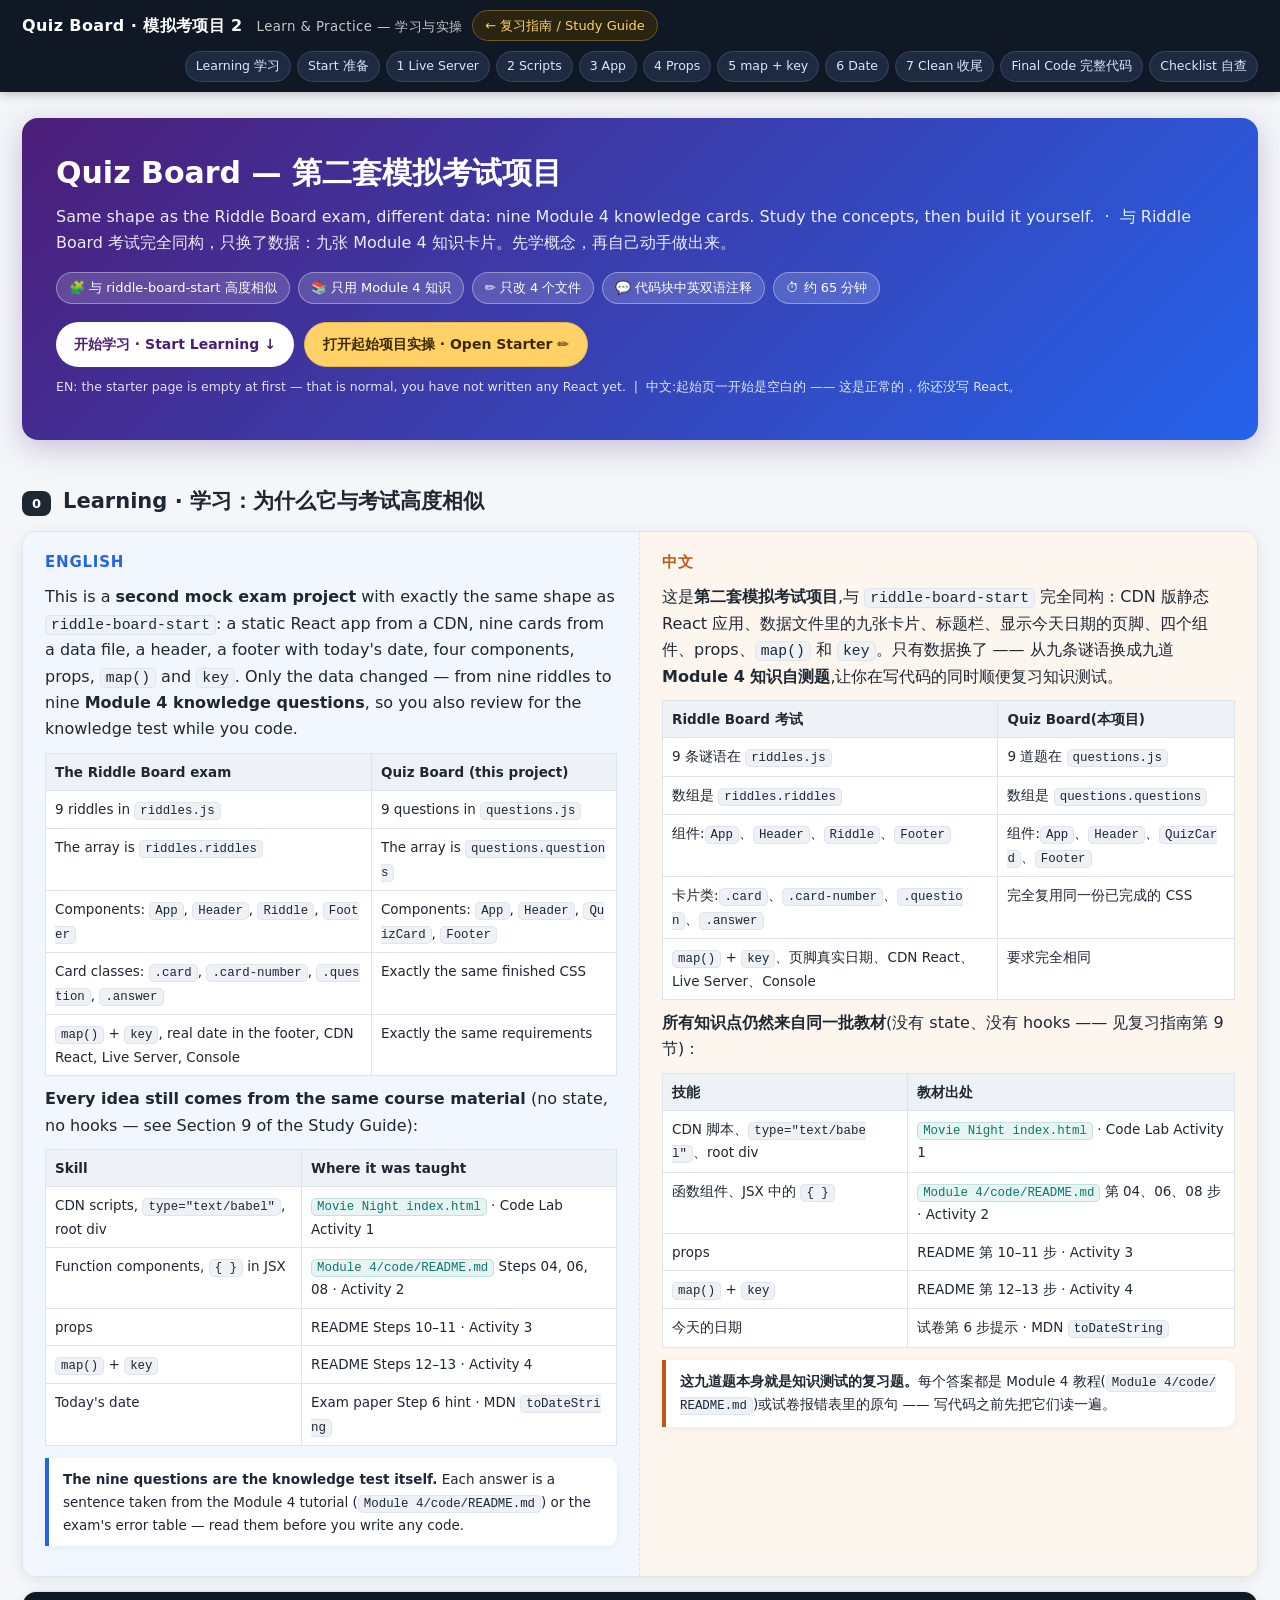
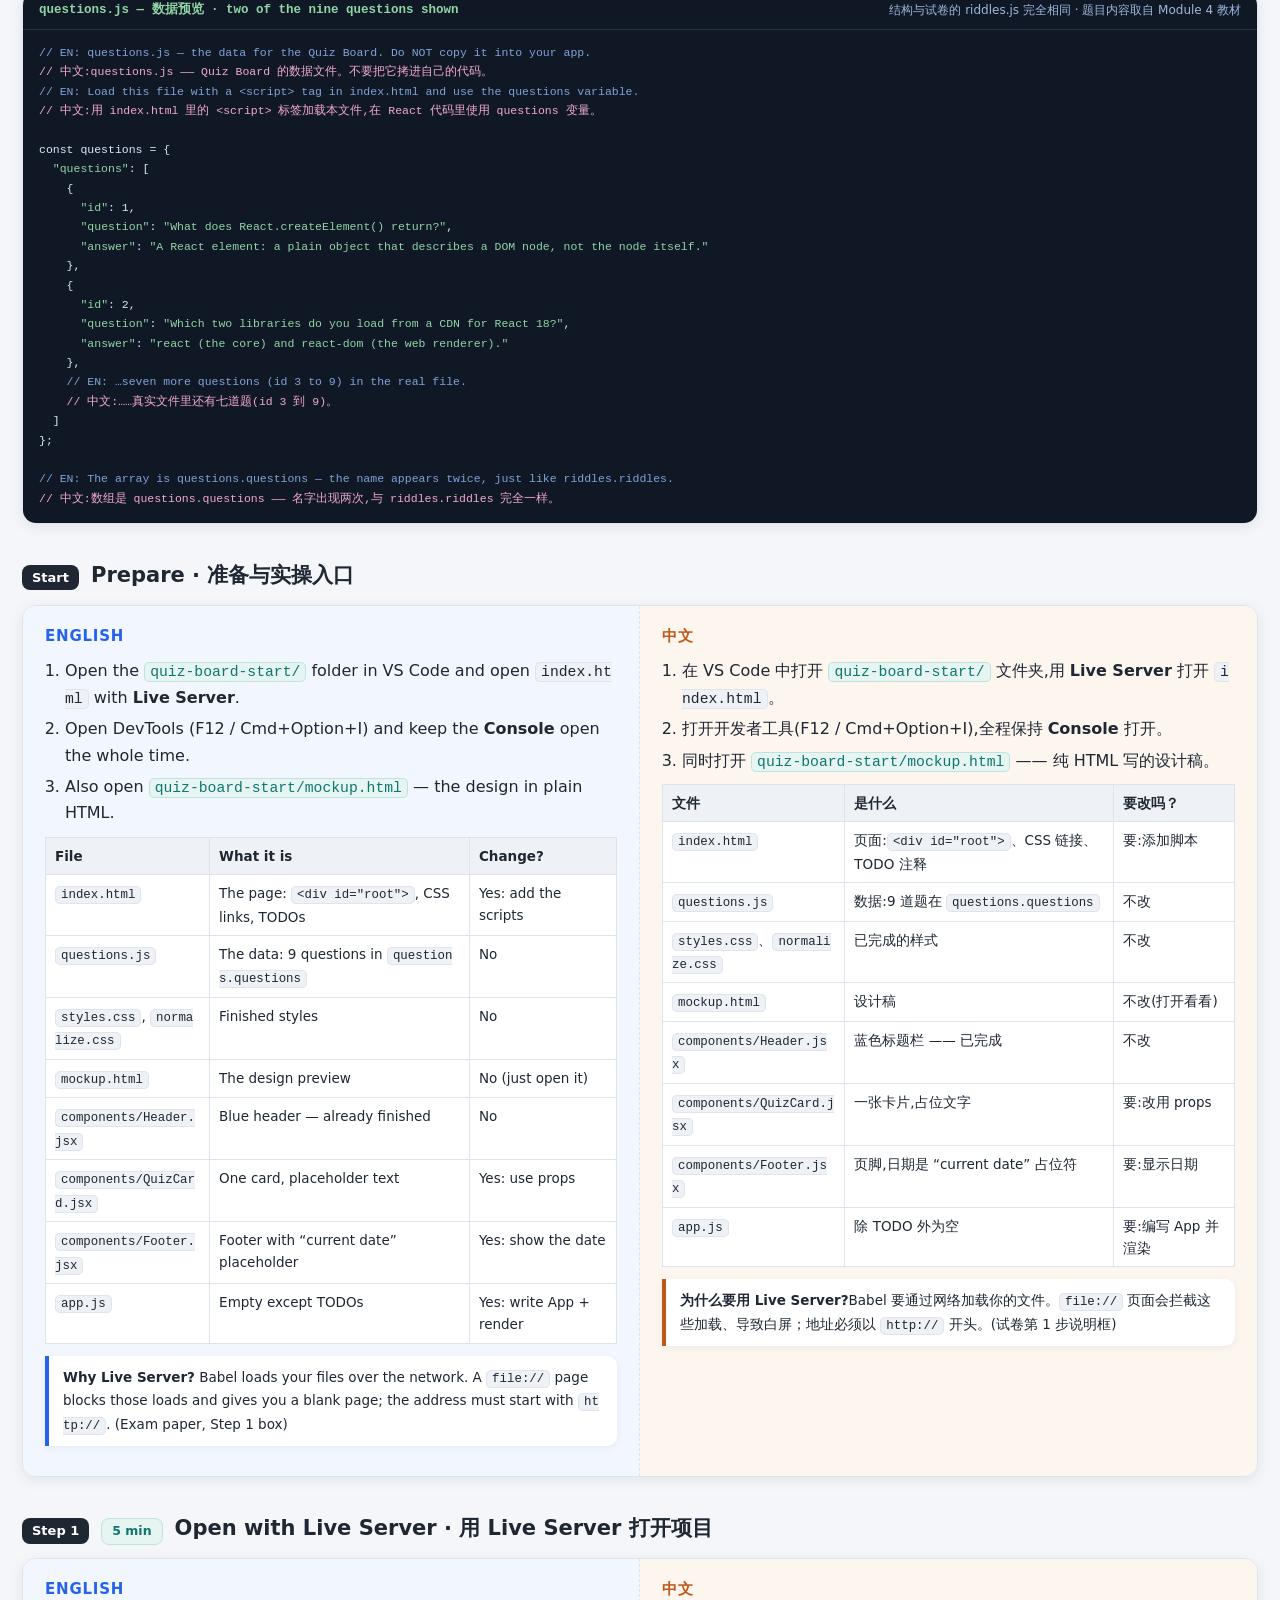
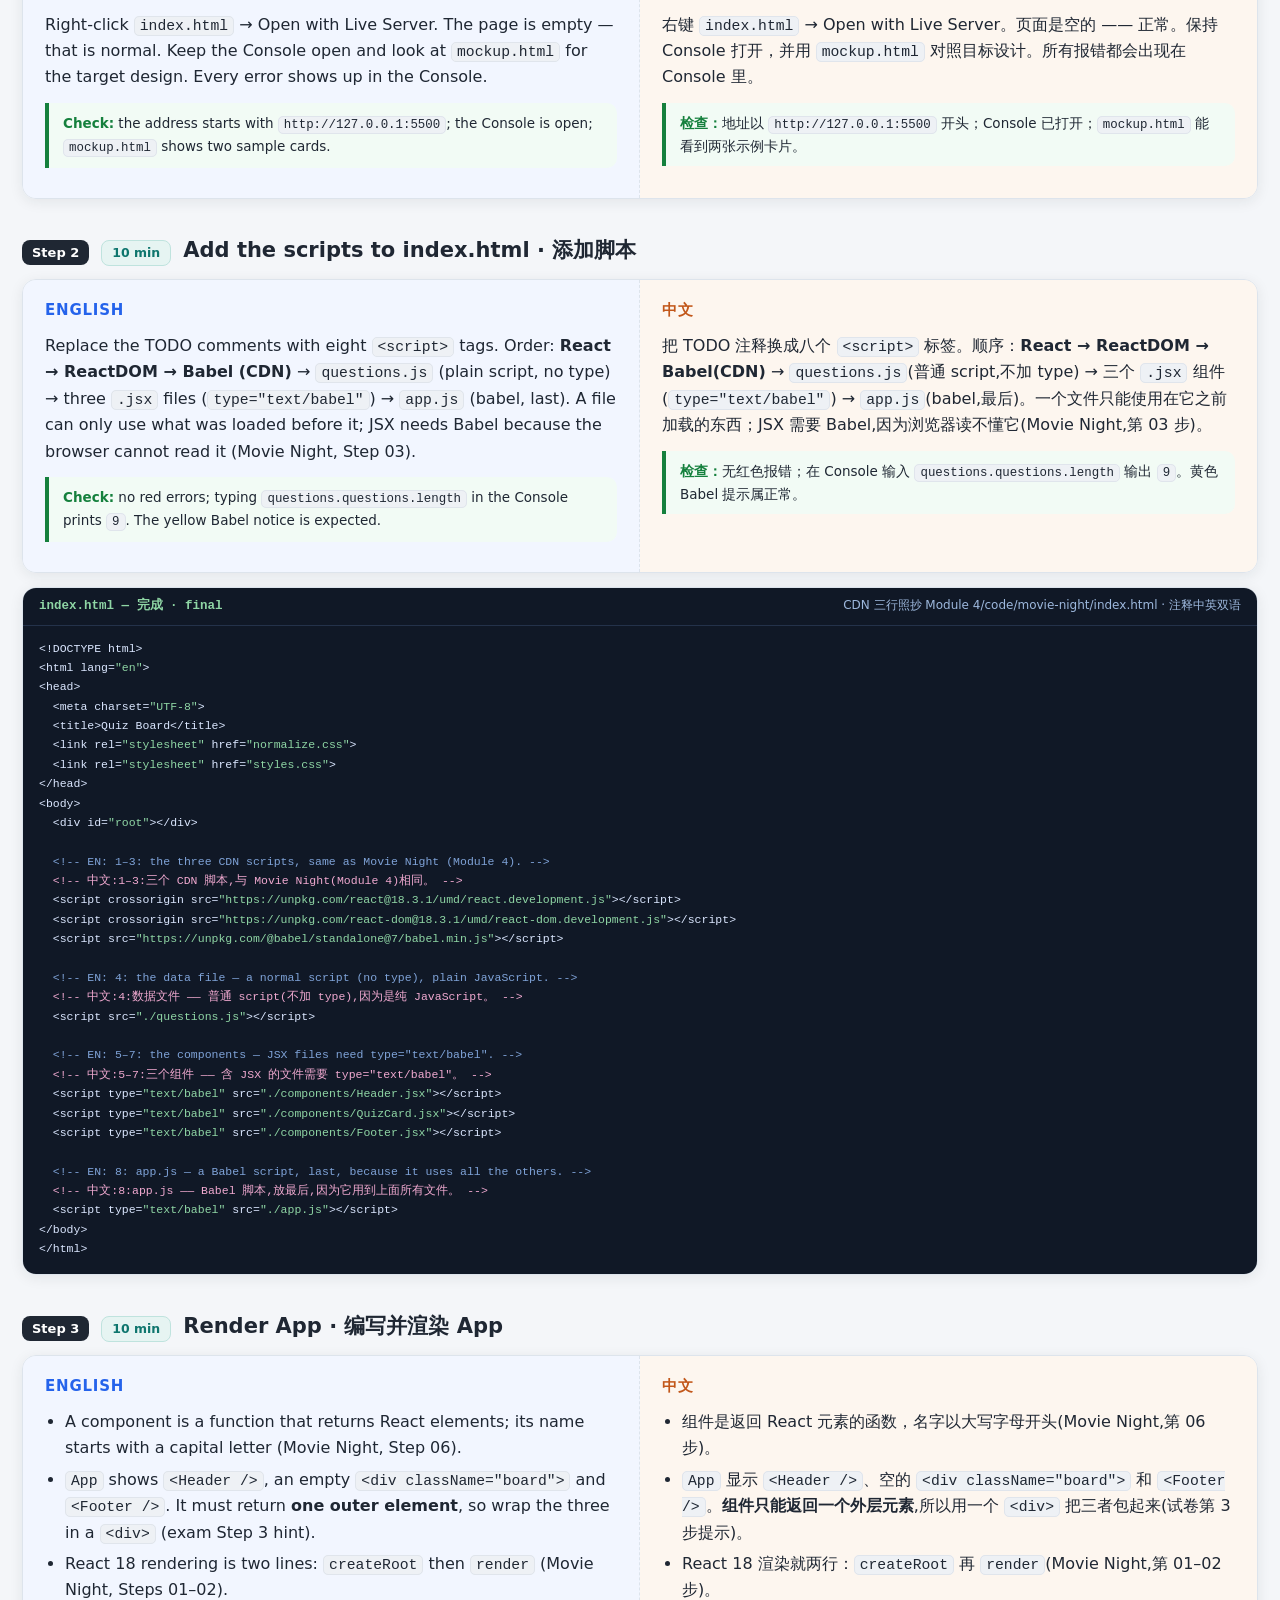
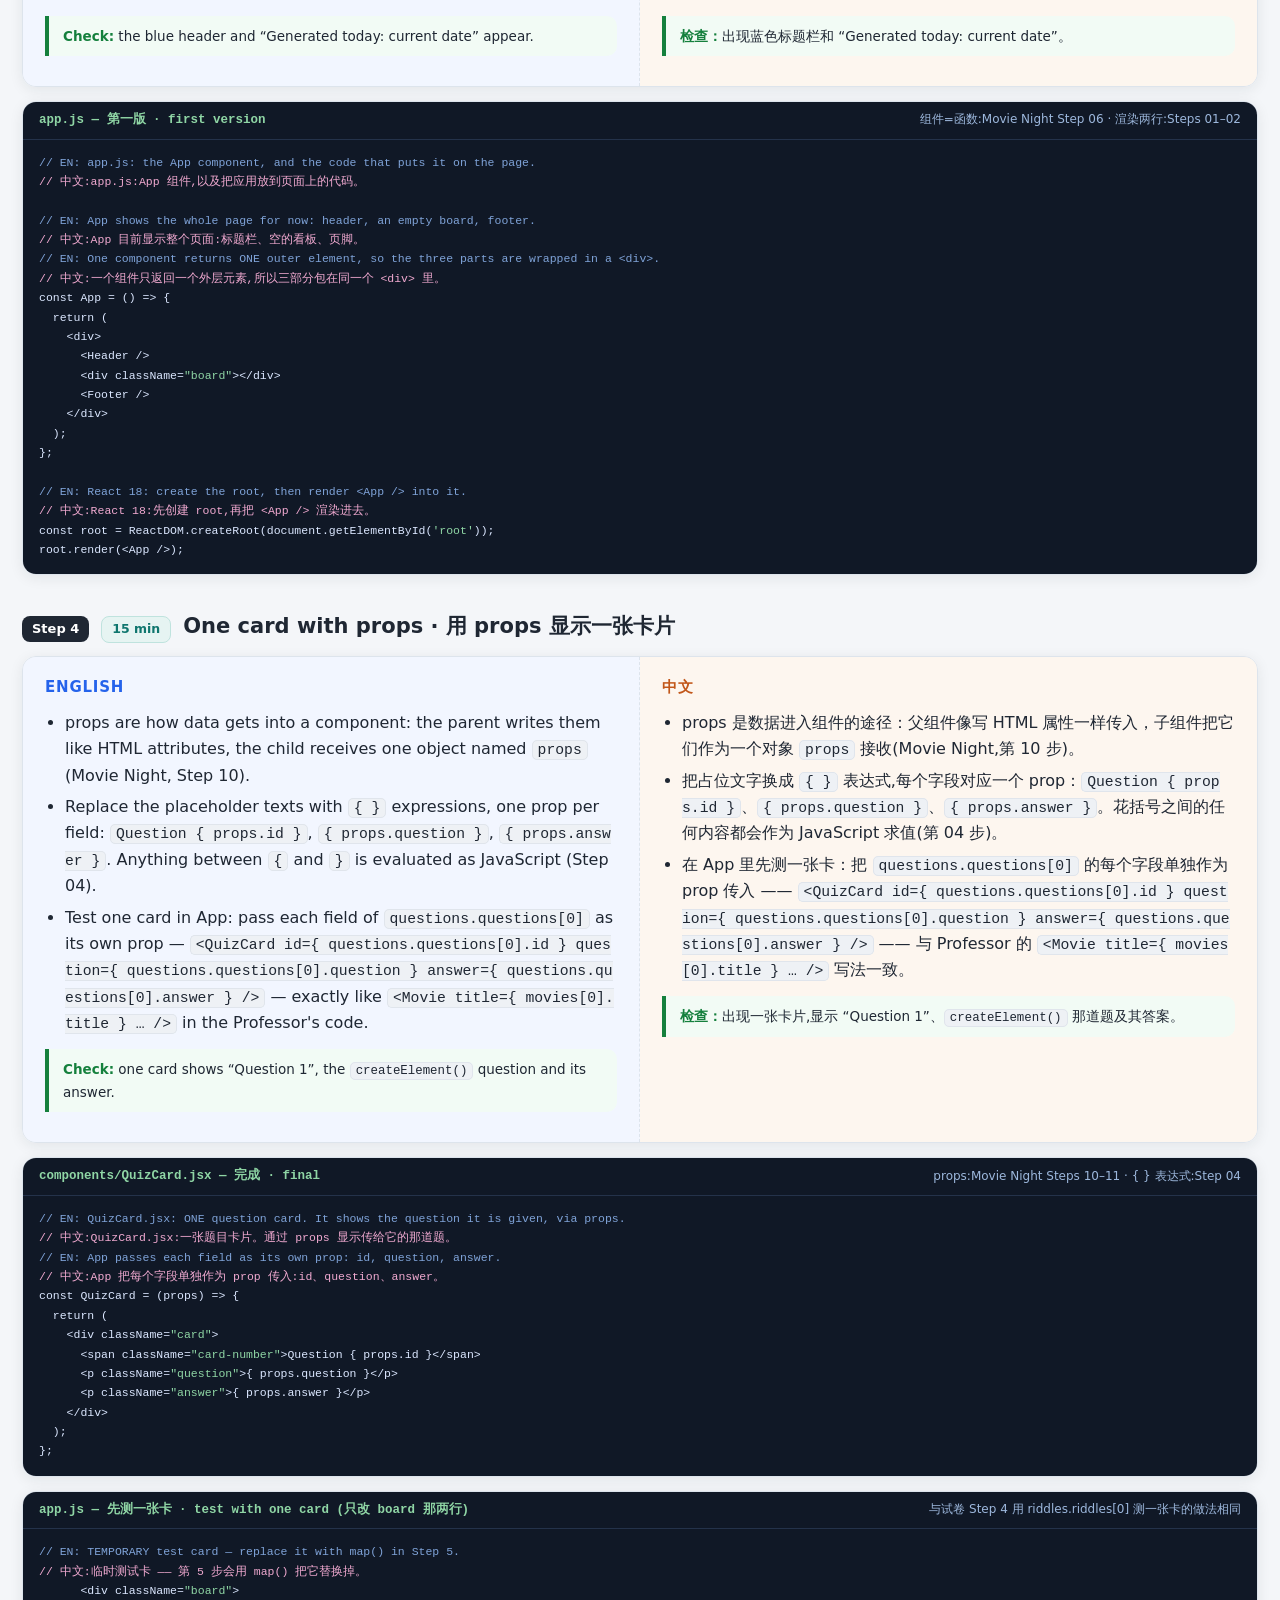
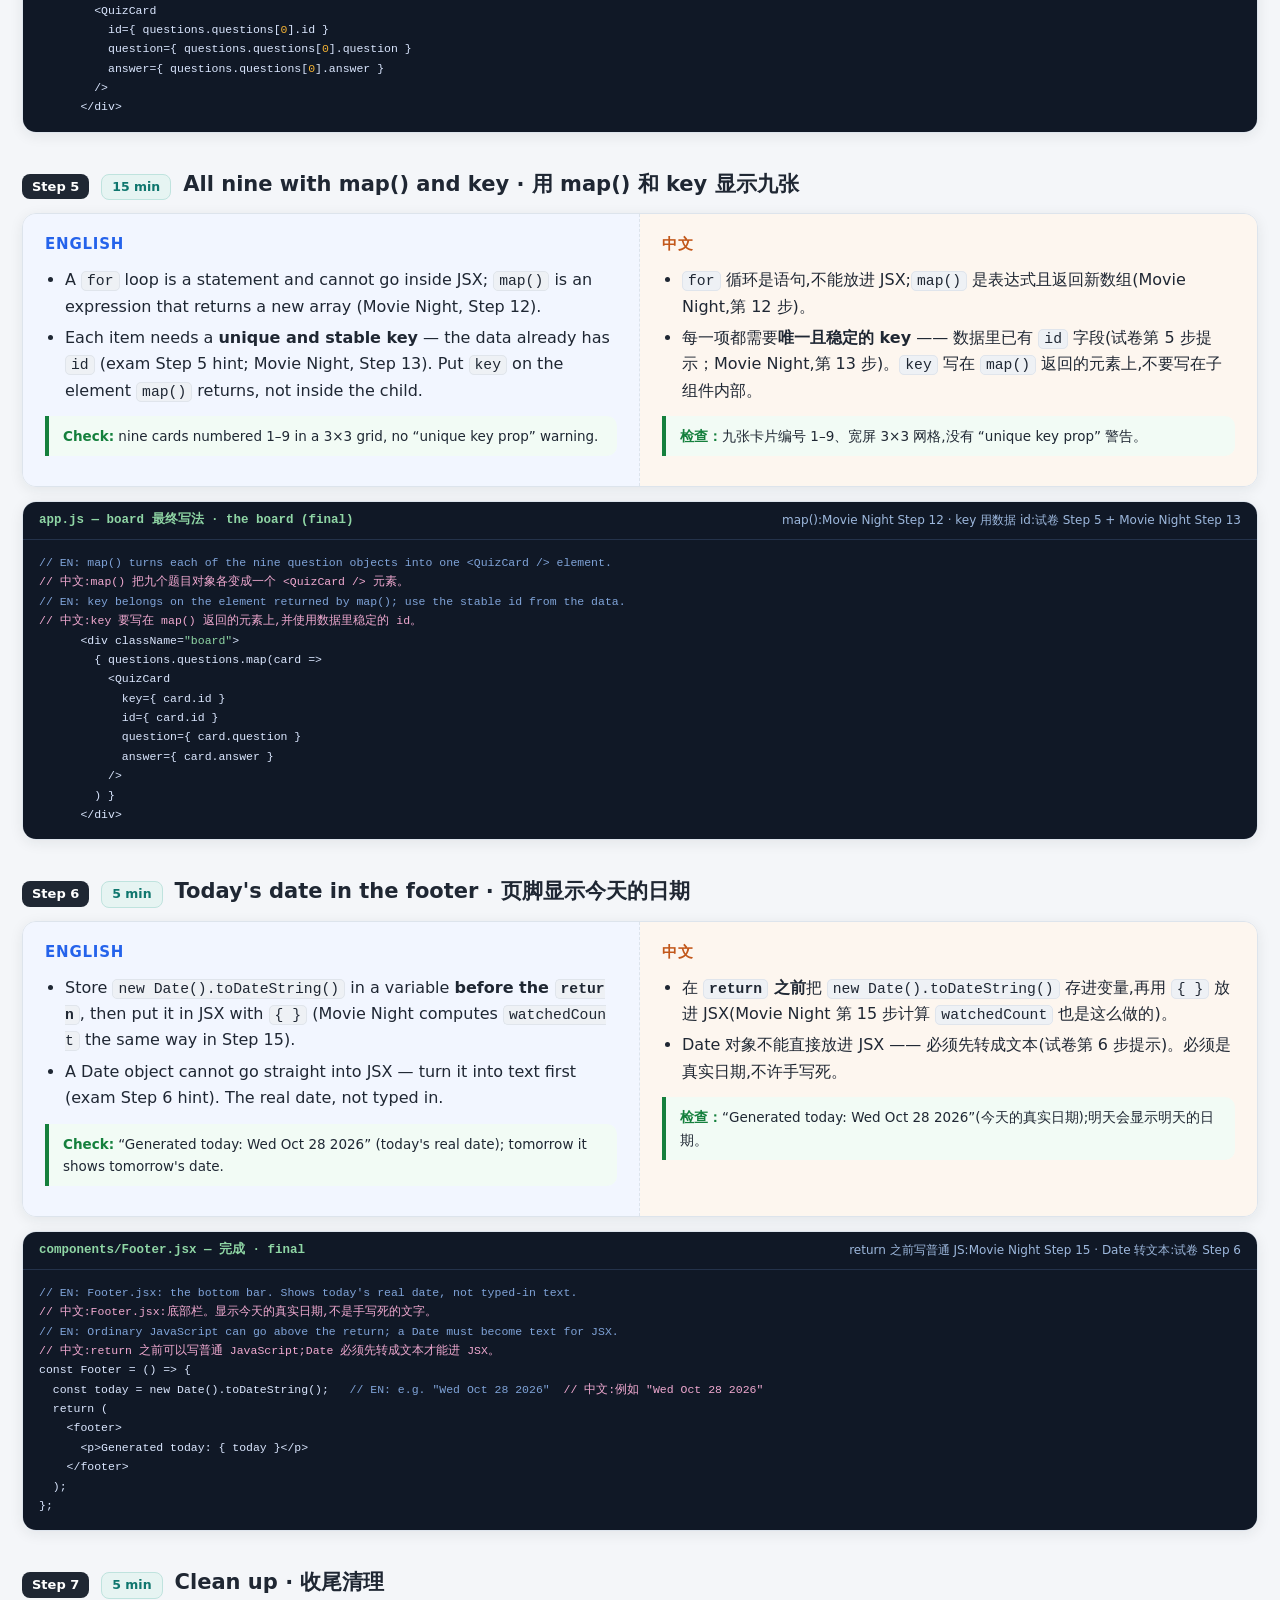
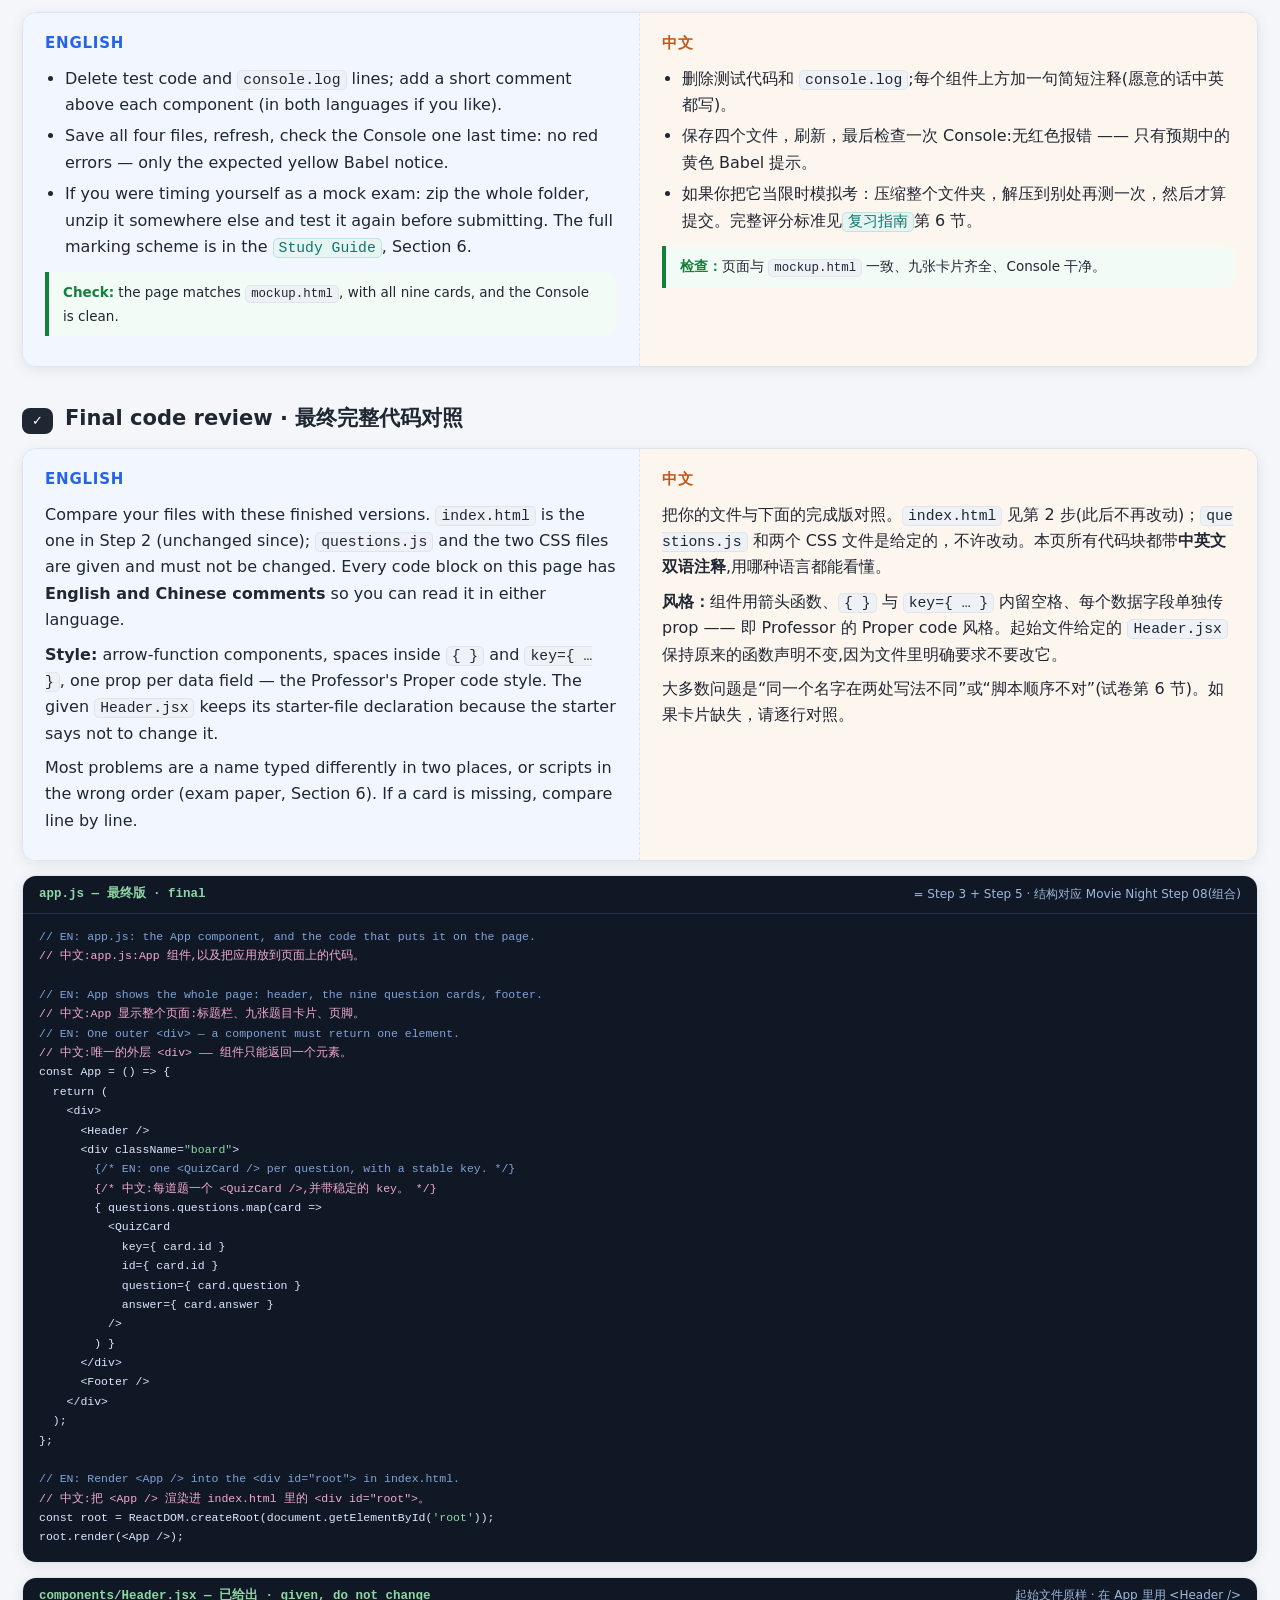
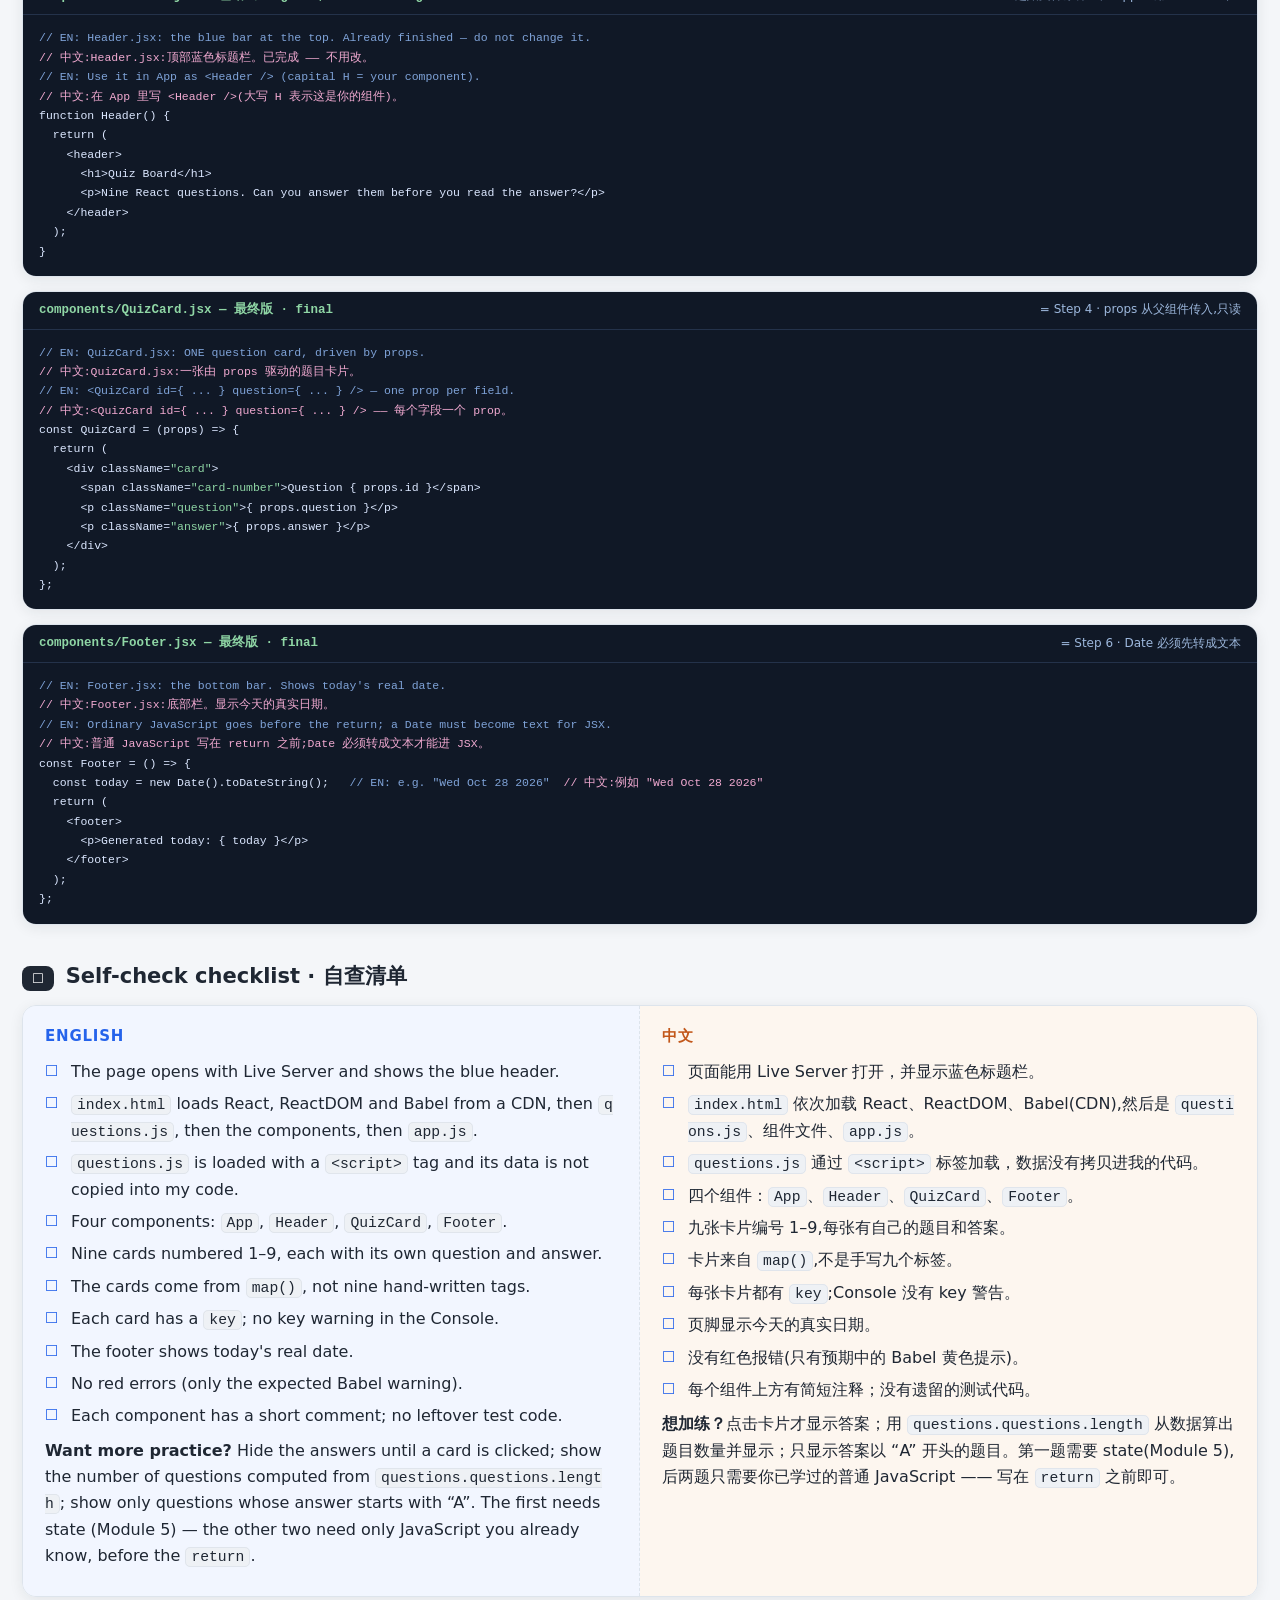
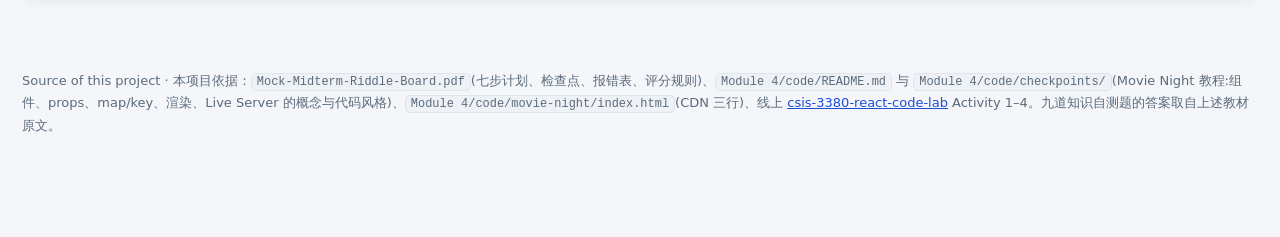
<file: Quiz-Board-Tutorial.html>
<!DOCTYPE html>
<html lang="en">
<head>
<meta charset="UTF-8">
<meta name="viewport" content="width=device-width, initial-scale=1.0">
<title>Quiz Board 模拟考 2 · 学习与实操 · Learn &amp; Practice</title>
<style>
  :root{
    --ink:#1f2733; --muted:#5b6b7c; --bg:#f4f6f9; --card:#ffffff;
    --en:#2563eb; --en-bg:#f2f6ff; --zh:#c2571a; --zh-bg:#fdf6ef;
    --line:#dde4ec; --ok:#15803d; --warn:#b91c1c; --accent:#0f766e;
  }
  *{box-sizing:border-box}
  html{scroll-behavior:smooth}
  body{margin:0;font-family:"Segoe UI",system-ui,-apple-system,"PingFang SC","Microsoft YaHei",sans-serif;color:var(--ink);background:var(--bg);line-height:1.65}

  header.top{position:sticky;top:0;z-index:50;background:#101826;color:#fff;padding:10px 22px;display:flex;flex-wrap:wrap;gap:10px;align-items:center;box-shadow:0 2px 10px rgba(0,0,0,.25)}
  header.top .brand{font-weight:700;letter-spacing:.4px}
  header.top .brand small{opacity:.75;font-weight:400;margin-left:8px}
  header.top a.home{color:#ffd166;text-decoration:none;font-size:13px;border:1px solid #6b5a1e;border-radius:99px;padding:4px 12px;background:#2a2410}
  header.top a.home:hover{background:#3a3115}
  nav.chips{display:flex;flex-wrap:wrap;gap:6px;margin-left:auto}
  nav.chips a{color:#dbe7ff;text-decoration:none;font-size:12.5px;padding:4px 10px;border-radius:99px;background:#1d2a40;border:1px solid #33456a}
  nav.chips a:hover{background:#2a3c5e}

  .hero{max-width:1280px;margin:26px auto 0;padding:0 22px}
  .hero .box{background:linear-gradient(135deg,#4c1d78,#2563eb);color:#fff;border-radius:16px;padding:30px 34px;box-shadow:0 8px 30px rgba(76,29,120,.25)}
  .hero h1{margin:0 0 6px;font-size:30px}
  .hero p.sub{margin:0;opacity:.9}
  .badges{margin-top:16px;display:flex;flex-wrap:wrap;gap:8px}
  .badges span{background:rgba(255,255,255,.16);border:1px solid rgba(255,255,255,.35);padding:4px 12px;border-radius:99px;font-size:13px}
  .cta-row{margin-top:18px;display:flex;flex-wrap:wrap;gap:10px}
  .cta-row a{display:inline-flex;align-items:center;gap:8px;text-decoration:none;font-weight:700;font-size:14px;padding:10px 18px;border-radius:99px}
  .cta-row a.learn{background:#fff;color:#4c1d78}
  .cta-row a.practice{background:#ffd166;color:#3b2a00;border:1px solid #e2b84d}
  .cta-row a:hover{filter:brightness(1.08)}
  .cta-note{margin-top:10px;font-size:12.5px;opacity:.85}

  main{max-width:1280px;margin:0 auto;padding:10px 22px 60px}
  section{margin-top:34px}
  .sec-head{display:flex;align-items:baseline;gap:12px;margin-bottom:12px;flex-wrap:wrap}
  .sec-head .no{background:var(--ink);color:#fff;border-radius:8px;padding:2px 10px;font-size:13px;font-weight:700}
  .sec-head .time{background:#e6f4f2;color:var(--accent);border:1px solid #bfe3de;border-radius:8px;padding:2px 10px;font-size:12.5px;font-weight:600}
  .sec-head h2{margin:0;font-size:21px}
  .duo{display:grid;grid-template-columns:1fr 1fr;border-radius:14px;overflow:hidden;box-shadow:0 3px 14px rgba(23,32,44,.08);border:1px solid var(--line)}
  .cell{padding:18px 22px;background:var(--card)}
  .cell.en{background:var(--en-bg);border-right:1px dashed var(--line)}
  .cell.zh{background:var(--zh-bg)}
  .cell h3{margin:0 0 10px;font-size:15px;text-transform:uppercase;letter-spacing:.8px}
  .cell.en h3{color:var(--en)} .cell.zh h3{color:var(--zh)}
  .cell p{margin:8px 0}
  .cell ul,.cell ol{margin:8px 0 8px 20px;padding:0}
  .cell li{margin:5px 0}
  @media (max-width:900px){ .duo{grid-template-columns:1fr} .cell.en{border-right:none;border-bottom:1px dashed var(--line)} }

  table{width:100%;border-collapse:collapse;margin:10px 0;font-size:13.5px;background:#fff}
  th,td{border:1px solid var(--line);padding:7px 9px;text-align:left;vertical-align:top}
  th{background:#eef2f7;font-weight:700}

  code{font-family:"SF Mono",Menlo,Consolas,monospace;font-size:.92em;background:#eef1f5;border:1px solid #e0e5ec;border-radius:5px;padding:1px 5px;word-break:break-all}
  pre{font-family:"SF Mono",Menlo,Consolas,monospace;font-size:12.5px;background:#101826;color:#dbe7ff;padding:14px 16px;overflow-x:auto;line-height:1.55;margin:0}
  pre code{background:none;border:none;color:inherit;padding:0}
  pre .c{color:#7fa3d8} pre .z{color:#f0a9d0} pre .k{color:#f2b134} pre .s{color:#8fd6a5}

  .codecard{margin-top:14px;border-radius:14px;overflow:hidden;border:1px solid var(--line);box-shadow:0 3px 14px rgba(23,32,44,.08)}
  .codecard .cc-head{display:flex;gap:12px;align-items:center;justify-content:space-between;flex-wrap:wrap;background:#101826;color:#cdd9ec;padding:8px 16px;font-size:12.5px;border-bottom:1px solid #24324a}
  .codecard .cc-head .file{font-family:"SF Mono",Menlo,Consolas,monospace;color:#8fd6a5;font-weight:700}
  .codecard .cc-head .src{color:#9db8dd;font-size:12px}
  .codecard .cc-head .src a{color:#c4d7f2;text-decoration:underline}

  a.src{font-family:"SF Mono",Menlo,Consolas,monospace;font-size:.92em;color:var(--accent);background:#e6f4f2;border:1px solid #bfe3de;border-radius:5px;padding:1px 5px;text-decoration:none;word-break:break-all}
  a.src:hover{background:#d3ebe7;text-decoration:underline}
  a.ext{color:#1d4ed8;text-decoration:underline;word-break:break-all}

  .note{border-left:4px solid var(--en);background:#fff;border-radius:0 10px 10px 0;padding:10px 14px;margin:12px 0;font-size:13.5px;box-shadow:0 2px 8px rgba(0,0,0,.05)}
  .note.zh-note{border-left-color:var(--zh)}
  .checkline{border-left:4px solid var(--ok);background:#f2fbf5;border-radius:0 10px 10px 0;padding:9px 14px;margin:12px 0;font-size:13.5px}
  .checkline b{color:var(--ok)}
  ul.check{list-style:none;margin-left:0}
  ul.check li{padding-left:26px;position:relative;margin:6px 0}
  ul.check li::before{content:"☐";position:absolute;left:0;color:var(--en);font-size:15px}

  footer.page{max-width:1280px;margin:0 auto;padding:0 22px 40px;color:var(--muted);font-size:13px}

  @media print{ header.top{position:static} section{break-inside:avoid-page} body{background:#fff} .duo{box-shadow:none} }
</style>
</head>
<body>

<header class="top">
  <div class="brand">Quiz Board · 模拟考项目 2 <small>Learn &amp; Practice — 学习与实操</small></div>
  <a class="home" href="index.html">← 复习指南 / Study Guide</a>
  <nav class="chips">
    <a href="#learn">Learning 学习</a>
    <a href="#start">Start 准备</a>
    <a href="#step1">1 Live Server</a>
    <a href="#step2">2 Scripts</a>
    <a href="#step3">3 App</a>
    <a href="#step4">4 Props</a>
    <a href="#step5">5 map + key</a>
    <a href="#step6">6 Date</a>
    <a href="#step7">7 Clean 收尾</a>
    <a href="#final">Final Code 完整代码</a>
    <a href="#check">Checklist 自查</a>
  </nav>
</header>

<div class="hero">
  <div class="box">
    <h1>Quiz Board — 第二套模拟考试项目</h1>
    <p class="sub">Same shape as the Riddle Board exam, different data: nine Module 4 knowledge cards. Study the concepts, then build it yourself. &nbsp;·&nbsp; 与 Riddle Board 考试完全同构，只换了数据：九张 Module 4 知识卡片。先学概念，再自己动手做出来。</p>
    <div class="badges">
      <span>🧩 与 riddle-board-start 高度相似</span><span>📚 只用 Module 4 知识</span><span>✏️ 只改 4 个文件</span><span>💬 代码块中英双语注释</span><span>⏱ 约 65 分钟</span>
    </div>
    <div class="cta-row">
      <a class="learn" href="#learn">开始学习 · Start Learning ↓</a>
      <a class="practice" href="quiz-board-start/index.html">打开起始项目实操 · Open Starter ✏️</a>
    </div>
    <p class="cta-note">EN: the starter page is empty at first — that is normal, you have not written any React yet. &nbsp;|&nbsp; 中文:起始页一开始是空白的 —— 这是正常的，你还没写 React。</p>
  </div>
</div>

<main>

<!-- ============ LEARNING ============ -->
<section id="learn">
  <div class="sec-head"><span class="no">0</span><h2>Learning · 学习：为什么它与考试高度相似</h2></div>
  <div class="duo">
    <div class="cell en">
      <h3>English</h3>
      <p>This is a <b>second mock exam project</b> with exactly the same shape as <code>riddle-board-start</code>: a static React app from a CDN, nine cards from a data file, a header, a footer with today's date, four components, props, <code>map()</code> and <code>key</code>. Only the data changed — from nine riddles to nine <b>Module 4 knowledge questions</b>, so you also review for the knowledge test while you code.</p>
      <table>
        <tr><th>The Riddle Board exam</th><th>Quiz Board (this project)</th></tr>
        <tr><td>9 riddles in <code>riddles.js</code></td><td>9 questions in <code>questions.js</code></td></tr>
        <tr><td>The array is <code>riddles.riddles</code></td><td>The array is <code>questions.questions</code></td></tr>
        <tr><td>Components: <code>App</code>, <code>Header</code>, <code>Riddle</code>, <code>Footer</code></td><td>Components: <code>App</code>, <code>Header</code>, <code>QuizCard</code>, <code>Footer</code></td></tr>
        <tr><td>Card classes: <code>.card</code>, <code>.card-number</code>, <code>.question</code>, <code>.answer</code></td><td>Exactly the same finished CSS</td></tr>
        <tr><td><code>map()</code> + <code>key</code>, real date in the footer, CDN React, Live Server, Console</td><td>Exactly the same requirements</td></tr>
      </table>
      <p><b>Every idea still comes from the same course material</b> (no state, no hooks — see Section 9 of the Study Guide):</p>
      <table>
        <tr><th>Skill</th><th>Where it was taught</th></tr>
        <tr><td>CDN scripts, <code>type="text/babel"</code>, root div</td><td><a class="src" href="../Module 4/code/movie-night/index.html">Movie Night index.html</a> · Code Lab Activity 1</td></tr>
        <tr><td>Function components, <code>{ }</code> in JSX</td><td><a class="src" href="../Module 4/code/README.md">Module 4/code/README.md</a> Steps 04, 06, 08 · Activity 2</td></tr>
        <tr><td>props</td><td>README Steps 10–11 · Activity 3</td></tr>
        <tr><td><code>map()</code> + <code>key</code></td><td>README Steps 12–13 · Activity 4</td></tr>
        <tr><td>Today's date</td><td>Exam paper Step 6 hint · MDN <code>toDateString</code></td></tr>
      </table>
      <div class="note"><b>The nine questions are the knowledge test itself.</b> Each answer is a sentence taken from the Module 4 tutorial (<code>Module 4/code/README.md</code>) or the exam's error table — read them before you write any code.</div>
    </div>
    <div class="cell zh">
      <h3>中文</h3>
      <p>这是<b>第二套模拟考试项目</b>,与 <code>riddle-board-start</code> 完全同构：CDN 版静态 React 应用、数据文件里的九张卡片、标题栏、显示今天日期的页脚、四个组件、props、<code>map()</code> 和 <code>key</code>。只有数据换了 —— 从九条谜语换成九道 <b>Module 4 知识自测题</b>,让你在写代码的同时顺便复习知识测试。</p>
      <table>
        <tr><th>Riddle Board 考试</th><th>Quiz Board(本项目)</th></tr>
        <tr><td>9 条谜语在 <code>riddles.js</code></td><td>9 道题在 <code>questions.js</code></td></tr>
        <tr><td>数组是 <code>riddles.riddles</code></td><td>数组是 <code>questions.questions</code></td></tr>
        <tr><td>组件:<code>App</code>、<code>Header</code>、<code>Riddle</code>、<code>Footer</code></td><td>组件:<code>App</code>、<code>Header</code>、<code>QuizCard</code>、<code>Footer</code></td></tr>
        <tr><td>卡片类:<code>.card</code>、<code>.card-number</code>、<code>.question</code>、<code>.answer</code></td><td>完全复用同一份已完成的 CSS</td></tr>
        <tr><td><code>map()</code> + <code>key</code>、页脚真实日期、CDN React、Live Server、Console</td><td>要求完全相同</td></tr>
      </table>
      <p><b>所有知识点仍然来自同一批教材</b>(没有 state、没有 hooks —— 见复习指南第 9 节)：</p>
      <table>
        <tr><th>技能</th><th>教材出处</th></tr>
        <tr><td>CDN 脚本、<code>type="text/babel"</code>、root div</td><td><a class="src" href="../Module 4/code/movie-night/index.html">Movie Night index.html</a> · Code Lab Activity 1</td></tr>
        <tr><td>函数组件、JSX 中的 <code>{ }</code></td><td><a class="src" href="../Module 4/code/README.md">Module 4/code/README.md</a> 第 04、06、08 步 · Activity 2</td></tr>
        <tr><td>props</td><td>README 第 10–11 步 · Activity 3</td></tr>
        <tr><td><code>map()</code> + <code>key</code></td><td>README 第 12–13 步 · Activity 4</td></tr>
        <tr><td>今天的日期</td><td>试卷第 6 步提示 · MDN <code>toDateString</code></td></tr>
      </table>
      <div class="note zh-note"><b>这九道题本身就是知识测试的复习题。</b>每个答案都是 Module 4 教程(<code>Module 4/code/README.md</code>)或试卷报错表里的原句 —— 写代码之前先把它们读一遍。</div>
    </div>
  </div>
  <div class="codecard">
    <div class="cc-head">
      <span class="file">questions.js — 数据预览 · two of the nine questions shown</span>
      <span class="src">结构与试卷的 riddles.js 完全相同 · 题目内容取自 Module 4 教材</span>
    </div>
    <pre><code><span class="c">// EN: questions.js — the data for the Quiz Board. Do NOT copy it into your app.</span>
<span class="z">// 中文:questions.js —— Quiz Board 的数据文件。不要把它拷进自己的代码。</span>
<span class="c">// EN: Load this file with a &lt;script&gt; tag in index.html and use the questions variable.</span>
<span class="z">// 中文:用 index.html 里的 &lt;script&gt; 标签加载本文件,在 React 代码里使用 questions 变量。</span>

const questions = {
  <span class="s">"questions"</span>: [
    {
      <span class="s">"id"</span>: 1,
      <span class="s">"question"</span>: <span class="s">"What does React.createElement() return?"</span>,
      <span class="s">"answer"</span>: <span class="s">"A React element: a plain object that describes a DOM node, not the node itself."</span>
    },
    {
      <span class="s">"id"</span>: 2,
      <span class="s">"question"</span>: <span class="s">"Which two libraries do you load from a CDN for React 18?"</span>,
      <span class="s">"answer"</span>: <span class="s">"react (the core) and react-dom (the web renderer)."</span>
    },
    <span class="c">// EN: …seven more questions (id 3 to 9) in the real file.</span>
    <span class="z">// 中文:……真实文件里还有七道题(id 3 到 9)。</span>
  ]
};

<span class="c">// EN: The array is questions.questions — the name appears twice, just like riddles.riddles.</span>
<span class="z">// 中文:数组是 questions.questions —— 名字出现两次,与 riddles.riddles 完全一样。</span></code></pre>
  </div>
</section>

<!-- ============ START ============ -->
<section id="start">
  <div class="sec-head"><span class="no">Start</span><h2>Prepare · 准备与实操入口</h2></div>
  <div class="duo">
    <div class="cell en">
      <h3>English</h3>
      <ol>
        <li>Open the <a class="src" href="quiz-board-start/index.html">quiz-board-start/</a> folder in VS Code and open <code>index.html</code> with <b>Live Server</b>.</li>
        <li>Open DevTools (F12 / Cmd+Option+I) and keep the <b>Console</b> open the whole time.</li>
        <li>Also open <a class="src" href="quiz-board-start/mockup.html">quiz-board-start/mockup.html</a> — the design in plain HTML.</li>
      </ol>
      <table>
        <tr><th>File</th><th>What it is</th><th>Change?</th></tr>
        <tr><td><code>index.html</code></td><td>The page: <code>&lt;div id="root"&gt;</code>, CSS links, TODOs</td><td>Yes: add the scripts</td></tr>
        <tr><td><code>questions.js</code></td><td>The data: 9 questions in <code>questions.questions</code></td><td>No</td></tr>
        <tr><td><code>styles.css</code>, <code>normalize.css</code></td><td>Finished styles</td><td>No</td></tr>
        <tr><td><code>mockup.html</code></td><td>The design preview</td><td>No (just open it)</td></tr>
        <tr><td><code>components/Header.jsx</code></td><td>Blue header — already finished</td><td>No</td></tr>
        <tr><td><code>components/QuizCard.jsx</code></td><td>One card, placeholder text</td><td>Yes: use props</td></tr>
        <tr><td><code>components/Footer.jsx</code></td><td>Footer with “current date” placeholder</td><td>Yes: show the date</td></tr>
        <tr><td><code>app.js</code></td><td>Empty except TODOs</td><td>Yes: write App + render</td></tr>
      </table>
      <div class="note"><b>Why Live Server?</b> Babel loads your files over the network. A <code>file://</code> page blocks those loads and gives you a blank page; the address must start with <code>http://</code>. (Exam paper, Step 1 box)</div>
    </div>
    <div class="cell zh">
      <h3>中文</h3>
      <ol>
        <li>在 VS Code 中打开 <a class="src" href="quiz-board-start/index.html">quiz-board-start/</a> 文件夹,用 <b>Live Server</b> 打开 <code>index.html</code>。</li>
        <li>打开开发者工具(F12 / Cmd+Option+I),全程保持 <b>Console</b> 打开。</li>
        <li>同时打开 <a class="src" href="quiz-board-start/mockup.html">quiz-board-start/mockup.html</a> —— 纯 HTML 写的设计稿。</li>
      </ol>
      <table>
        <tr><th>文件</th><th>是什么</th><th>要改吗？</th></tr>
        <tr><td><code>index.html</code></td><td>页面:<code>&lt;div id="root"&gt;</code>、CSS 链接、TODO 注释</td><td>要:添加脚本</td></tr>
        <tr><td><code>questions.js</code></td><td>数据:9 道题在 <code>questions.questions</code></td><td>不改</td></tr>
        <tr><td><code>styles.css</code>、<code>normalize.css</code></td><td>已完成的样式</td><td>不改</td></tr>
        <tr><td><code>mockup.html</code></td><td>设计稿</td><td>不改(打开看看)</td></tr>
        <tr><td><code>components/Header.jsx</code></td><td>蓝色标题栏 —— 已完成</td><td>不改</td></tr>
        <tr><td><code>components/QuizCard.jsx</code></td><td>一张卡片,占位文字</td><td>要:改用 props</td></tr>
        <tr><td><code>components/Footer.jsx</code></td><td>页脚,日期是 “current date” 占位符</td><td>要:显示日期</td></tr>
        <tr><td><code>app.js</code></td><td>除 TODO 外为空</td><td>要:编写 App 并渲染</td></tr>
      </table>
      <div class="note zh-note"><b>为什么要用 Live Server?</b>Babel 要通过网络加载你的文件。<code>file://</code> 页面会拦截这些加载、导致白屏；地址必须以 <code>http://</code> 开头。(试卷第 1 步说明框)</div>
    </div>
  </div>
</section>

<!-- ============ STEP 1 ============ -->
<section id="step1">
  <div class="sec-head"><span class="no">Step 1</span><span class="time">5 min</span><h2>Open with Live Server · 用 Live Server 打开项目</h2></div>
  <div class="duo">
    <div class="cell en">
      <h3>English</h3>
      <p>Right-click <code>index.html</code> → Open with Live Server. The page is empty — that is normal. Keep the Console open and look at <code>mockup.html</code> for the target design. Every error shows up in the Console.</p>
      <div class="checkline"><b>Check:</b> the address starts with <code>http://127.0.0.1:5500</code>; the Console is open; <code>mockup.html</code> shows two sample cards.</div>
    </div>
    <div class="cell zh">
      <h3>中文</h3>
      <p>右键 <code>index.html</code> → Open with Live Server。页面是空的 —— 正常。保持 Console 打开，并用 <code>mockup.html</code> 对照目标设计。所有报错都会出现在 Console 里。</p>
      <div class="checkline"><b>检查：</b>地址以 <code>http://127.0.0.1:5500</code> 开头；Console 已打开；<code>mockup.html</code> 能看到两张示例卡片。</div>
    </div>
  </div>
</section>

<!-- ============ STEP 2 ============ -->
<section id="step2">
  <div class="sec-head"><span class="no">Step 2</span><span class="time">10 min</span><h2>Add the scripts to index.html · 添加脚本</h2></div>
  <div class="duo">
    <div class="cell en">
      <h3>English</h3>
      <p>Replace the TODO comments with eight <code>&lt;script&gt;</code> tags. Order: <b>React → ReactDOM → Babel (CDN)</b> → <code>questions.js</code> (plain script, no type) → three <code>.jsx</code> files (<code>type="text/babel"</code>) → <code>app.js</code> (babel, last). A file can only use what was loaded before it; JSX needs Babel because the browser cannot read it (Movie Night, Step 03).</p>
      <div class="checkline"><b>Check:</b> no red errors; typing <code>questions.questions.length</code> in the Console prints <code>9</code>. The yellow Babel notice is expected.</div>
    </div>
    <div class="cell zh">
      <h3>中文</h3>
      <p>把 TODO 注释换成八个 <code>&lt;script&gt;</code> 标签。顺序：<b>React → ReactDOM → Babel(CDN)</b> → <code>questions.js</code>(普通 script,不加 type) → 三个 <code>.jsx</code> 组件(<code>type="text/babel"</code>) → <code>app.js</code>(babel,最后)。一个文件只能使用在它之前加载的东西；JSX 需要 Babel,因为浏览器读不懂它(Movie Night,第 03 步)。</p>
      <div class="checkline"><b>检查：</b>无红色报错；在 Console 输入 <code>questions.questions.length</code> 输出 <code>9</code>。黄色 Babel 提示属正常。</div>
    </div>
  </div>
  <div class="codecard">
    <div class="cc-head"><span class="file">index.html — 完成 · final</span><span class="src">CDN 三行照抄 Module 4/code/movie-night/index.html · 注释中英双语</span></div>
    <pre><code>&lt;!DOCTYPE html&gt;
&lt;html lang=<span class="s">"en"</span>&gt;
&lt;head&gt;
  &lt;meta charset=<span class="s">"UTF-8"</span>&gt;
  &lt;title&gt;Quiz Board&lt;/title&gt;
  &lt;link rel=<span class="s">"stylesheet"</span> href=<span class="s">"normalize.css"</span>&gt;
  &lt;link rel=<span class="s">"stylesheet"</span> href=<span class="s">"styles.css"</span>&gt;
&lt;/head&gt;
&lt;body&gt;
  &lt;div id=<span class="s">"root"</span>&gt;&lt;/div&gt;

  <span class="c">&lt;!-- EN: 1–3: the three CDN scripts, same as Movie Night (Module 4). --&gt;</span>
  <span class="z">&lt;!-- 中文:1–3:三个 CDN 脚本,与 Movie Night(Module 4)相同。 --&gt;</span>
  &lt;script crossorigin src=<span class="s">"https://unpkg.com/react@18.3.1/umd/react.development.js"</span>&gt;&lt;/script&gt;
  &lt;script crossorigin src=<span class="s">"https://unpkg.com/react-dom@18.3.1/umd/react-dom.development.js"</span>&gt;&lt;/script&gt;
  &lt;script src=<span class="s">"https://unpkg.com/@babel/standalone@7/babel.min.js"</span>&gt;&lt;/script&gt;

  <span class="c">&lt;!-- EN: 4: the data file — a normal script (no type), plain JavaScript. --&gt;</span>
  <span class="z">&lt;!-- 中文:4:数据文件 —— 普通 script(不加 type),因为是纯 JavaScript。 --&gt;</span>
  &lt;script src=<span class="s">"./questions.js"</span>&gt;&lt;/script&gt;

  <span class="c">&lt;!-- EN: 5–7: the components — JSX files need type="text/babel". --&gt;</span>
  <span class="z">&lt;!-- 中文:5–7:三个组件 —— 含 JSX 的文件需要 type="text/babel"。 --&gt;</span>
  &lt;script type=<span class="s">"text/babel"</span> src=<span class="s">"./components/Header.jsx"</span>&gt;&lt;/script&gt;
  &lt;script type=<span class="s">"text/babel"</span> src=<span class="s">"./components/QuizCard.jsx"</span>&gt;&lt;/script&gt;
  &lt;script type=<span class="s">"text/babel"</span> src=<span class="s">"./components/Footer.jsx"</span>&gt;&lt;/script&gt;

  <span class="c">&lt;!-- EN: 8: app.js — a Babel script, last, because it uses all the others. --&gt;</span>
  <span class="z">&lt;!-- 中文:8:app.js —— Babel 脚本,放最后,因为它用到上面所有文件。 --&gt;</span>
  &lt;script type=<span class="s">"text/babel"</span> src=<span class="s">"./app.js"</span>&gt;&lt;/script&gt;
&lt;/body&gt;
&lt;/html&gt;</code></pre>
  </div>
</section>

<!-- ============ STEP 3 ============ -->
<section id="step3">
  <div class="sec-head"><span class="no">Step 3</span><span class="time">10 min</span><h2>Render App · 编写并渲染 App</h2></div>
  <div class="duo">
    <div class="cell en">
      <h3>English</h3>
      <ul>
        <li>A component is a function that returns React elements; its name starts with a capital letter (Movie Night, Step 06).</li>
        <li><code>App</code> shows <code>&lt;Header /&gt;</code>, an empty <code>&lt;div className="board"&gt;</code> and <code>&lt;Footer /&gt;</code>. It must return <b>one outer element</b>, so wrap the three in a <code>&lt;div&gt;</code> (exam Step 3 hint).</li>
        <li>React 18 rendering is two lines: <code>createRoot</code> then <code>render</code> (Movie Night, Steps 01–02).</li>
      </ul>
      <div class="checkline"><b>Check:</b> the blue header and “Generated today: current date” appear.</div>
    </div>
    <div class="cell zh">
      <h3>中文</h3>
      <ul>
        <li>组件是返回 React 元素的函数，名字以大写字母开头(Movie Night,第 06 步)。</li>
        <li><code>App</code> 显示 <code>&lt;Header /&gt;</code>、空的 <code>&lt;div className="board"&gt;</code> 和 <code>&lt;Footer /&gt;</code>。<b>组件只能返回一个外层元素</b>,所以用一个 <code>&lt;div&gt;</code> 把三者包起来(试卷第 3 步提示)。</li>
        <li>React 18 渲染就两行：<code>createRoot</code> 再 <code>render</code>(Movie Night,第 01–02 步)。</li>
      </ul>
      <div class="checkline"><b>检查：</b>出现蓝色标题栏和 “Generated today: current date”。</div>
    </div>
  </div>
  <div class="codecard">
    <div class="cc-head"><span class="file">app.js — 第一版 · first version</span><span class="src">组件=函数:Movie Night Step 06 · 渲染两行:Steps 01–02</span></div>
    <pre><code><span class="c">// EN: app.js: the App component, and the code that puts it on the page.</span>
<span class="z">// 中文:app.js:App 组件,以及把应用放到页面上的代码。</span>

<span class="c">// EN: App shows the whole page for now: header, an empty board, footer.</span>
<span class="z">// 中文:App 目前显示整个页面:标题栏、空的看板、页脚。</span>
<span class="c">// EN: One component returns ONE outer element, so the three parts are wrapped in a &lt;div&gt;.</span>
<span class="z">// 中文:一个组件只返回一个外层元素,所以三部分包在同一个 &lt;div&gt; 里。</span>
const App = () =&gt; {
  return (
    &lt;div&gt;
      &lt;Header /&gt;
      &lt;div className=<span class="s">"board"</span>&gt;&lt;/div&gt;
      &lt;Footer /&gt;
    &lt;/div&gt;
  );
};

<span class="c">// EN: React 18: create the root, then render &lt;App /&gt; into it.</span>
<span class="z">// 中文:React 18:先创建 root,再把 &lt;App /&gt; 渲染进去。</span>
const root = ReactDOM.createRoot(document.getElementById(<span class="s">'root'</span>));
root.render(&lt;App /&gt;);</code></pre>
  </div>
</section>

<!-- ============ STEP 4 ============ -->
<section id="step4">
  <div class="sec-head"><span class="no">Step 4</span><span class="time">15 min</span><h2>One card with props · 用 props 显示一张卡片</h2></div>
  <div class="duo">
    <div class="cell en">
      <h3>English</h3>
      <ul>
        <li>props are how data gets into a component: the parent writes them like HTML attributes, the child receives one object named <code>props</code> (Movie Night, Step 10).</li>
        <li>Replace the placeholder texts with <code>{ }</code> expressions, one prop per field: <code>Question { props.id }</code>, <code>{ props.question }</code>, <code>{ props.answer }</code>. Anything between <code>{</code> and <code>}</code> is evaluated as JavaScript (Step 04).</li>
        <li>Test one card in App: pass each field of <code>questions.questions[0]</code> as its own prop — <code>&lt;QuizCard id={ questions.questions[0].id } question={ questions.questions[0].question } answer={ questions.questions[0].answer } /&gt;</code> — exactly like <code>&lt;Movie title={ movies[0].title } … /&gt;</code> in the Professor's code.</li>
      </ul>
      <div class="checkline"><b>Check:</b> one card shows “Question 1”, the <code>createElement()</code> question and its answer.</div>
    </div>
    <div class="cell zh">
      <h3>中文</h3>
      <ul>
        <li>props 是数据进入组件的途径：父组件像写 HTML 属性一样传入，子组件把它们作为一个对象 <code>props</code> 接收(Movie Night,第 10 步)。</li>
        <li>把占位文字换成 <code>{ }</code> 表达式,每个字段对应一个 prop：<code>Question { props.id }</code>、<code>{ props.question }</code>、<code>{ props.answer }</code>。花括号之间的任何内容都会作为 JavaScript 求值(第 04 步)。</li>
        <li>在 App 里先测一张卡：把 <code>questions.questions[0]</code> 的每个字段单独作为 prop 传入 —— <code>&lt;QuizCard id={ questions.questions[0].id } question={ questions.questions[0].question } answer={ questions.questions[0].answer } /&gt;</code> —— 与 Professor 的 <code>&lt;Movie title={ movies[0].title } … /&gt;</code> 写法一致。</li>
      </ul>
      <div class="checkline"><b>检查：</b>出现一张卡片,显示 “Question 1”、<code>createElement()</code> 那道题及其答案。</div>
    </div>
  </div>
  <div class="codecard">
    <div class="cc-head"><span class="file">components/QuizCard.jsx — 完成 · final</span><span class="src">props:Movie Night Steps 10–11 · { } 表达式:Step 04</span></div>
    <pre><code><span class="c">// EN: QuizCard.jsx: ONE question card. It shows the question it is given, via props.</span>
<span class="z">// 中文:QuizCard.jsx:一张题目卡片。通过 props 显示传给它的那道题。</span>
<span class="c">// EN: App passes each field as its own prop: id, question, answer.</span>
<span class="z">// 中文:App 把每个字段单独作为 prop 传入:id、question、answer。</span>
const QuizCard = (props) =&gt; {
  return (
    &lt;div className=<span class="s">"card"</span>&gt;
      &lt;span className=<span class="s">"card-number"</span>&gt;Question { props.id }&lt;/span&gt;
      &lt;p className=<span class="s">"question"</span>&gt;{ props.question }&lt;/p&gt;
      &lt;p className=<span class="s">"answer"</span>&gt;{ props.answer }&lt;/p&gt;
    &lt;/div&gt;
  );
};</code></pre>
  </div>
  <div class="codecard">
    <div class="cc-head"><span class="file">app.js — 先测一张卡 · test with one card (只改 board 那两行)</span><span class="src">与试卷 Step 4 用 riddles.riddles[0] 测一张卡的做法相同</span></div>
    <pre><code><span class="c">// EN: TEMPORARY test card — replace it with map() in Step 5.</span>
<span class="z">// 中文:临时测试卡 —— 第 5 步会用 map() 把它替换掉。</span>
      &lt;div className=<span class="s">"board"</span>&gt;
        &lt;QuizCard
          id={ questions.questions[<span class="k">0</span>].id }
          question={ questions.questions[<span class="k">0</span>].question }
          answer={ questions.questions[<span class="k">0</span>].answer }
        /&gt;
      &lt;/div&gt;</code></pre>
  </div>
</section>

<!-- ============ STEP 5 ============ -->
<section id="step5">
  <div class="sec-head"><span class="no">Step 5</span><span class="time">15 min</span><h2>All nine with map() and key · 用 map() 和 key 显示九张</h2></div>
  <div class="duo">
    <div class="cell en">
      <h3>English</h3>
      <ul>
        <li>A <code>for</code> loop is a statement and cannot go inside JSX; <code>map()</code> is an expression that returns a new array (Movie Night, Step 12).</li>
        <li>Each item needs a <b>unique and stable key</b> — the data already has <code>id</code> (exam Step 5 hint; Movie Night, Step 13). Put <code>key</code> on the element <code>map()</code> returns, not inside the child.</li>
      </ul>
      <div class="checkline"><b>Check:</b> nine cards numbered 1–9 in a 3×3 grid, no “unique key prop” warning.</div>
    </div>
    <div class="cell zh">
      <h3>中文</h3>
      <ul>
        <li><code>for</code> 循环是语句,不能放进 JSX;<code>map()</code> 是表达式且返回新数组(Movie Night,第 12 步)。</li>
        <li>每一项都需要<b>唯一且稳定的 key</b> —— 数据里已有 <code>id</code> 字段(试卷第 5 步提示；Movie Night,第 13 步)。<code>key</code> 写在 <code>map()</code> 返回的元素上,不要写在子组件内部。</li>
      </ul>
      <div class="checkline"><b>检查：</b>九张卡片编号 1–9、宽屏 3×3 网格,没有 “unique key prop” 警告。</div>
    </div>
  </div>
  <div class="codecard">
    <div class="cc-head"><span class="file">app.js — board 最终写法 · the board (final)</span><span class="src">map():Movie Night Step 12 · key 用数据 id:试卷 Step 5 + Movie Night Step 13</span></div>
    <pre><code><span class="c">// EN: map() turns each of the nine question objects into one &lt;QuizCard /&gt; element.</span>
<span class="z">// 中文:map() 把九个题目对象各变成一个 &lt;QuizCard /&gt; 元素。</span>
<span class="c">// EN: key belongs on the element returned by map(); use the stable id from the data.</span>
<span class="z">// 中文:key 要写在 map() 返回的元素上,并使用数据里稳定的 id。</span>
      &lt;div className=<span class="s">"board"</span>&gt;
        { questions.questions.map(card =&gt;
          &lt;QuizCard
            key={ card.id }
            id={ card.id }
            question={ card.question }
            answer={ card.answer }
          /&gt;
        ) }
      &lt;/div&gt;</code></pre>
  </div>
</section>

<!-- ============ STEP 6 ============ -->
<section id="step6">
  <div class="sec-head"><span class="no">Step 6</span><span class="time">5 min</span><h2>Today's date in the footer · 页脚显示今天的日期</h2></div>
  <div class="duo">
    <div class="cell en">
      <h3>English</h3>
      <ul>
        <li>Store <code>new Date().toDateString()</code> in a variable <b>before the <code>return</code></b>, then put it in JSX with <code>{ }</code> (Movie Night computes <code>watchedCount</code> the same way in Step 15).</li>
        <li>A Date object cannot go straight into JSX — turn it into text first (exam Step 6 hint). The real date, not typed in.</li>
      </ul>
      <div class="checkline"><b>Check:</b> “Generated today: Wed Oct 28 2026” (today's real date); tomorrow it shows tomorrow's date.</div>
    </div>
    <div class="cell zh">
      <h3>中文</h3>
      <ul>
        <li>在 <b><code>return</code> 之前</b>把 <code>new Date().toDateString()</code> 存进变量,再用 <code>{ }</code> 放进 JSX(Movie Night 第 15 步计算 <code>watchedCount</code> 也是这么做的)。</li>
        <li>Date 对象不能直接放进 JSX —— 必须先转成文本(试卷第 6 步提示)。必须是真实日期,不许手写死。</li>
      </ul>
      <div class="checkline"><b>检查：</b>“Generated today: Wed Oct 28 2026”(今天的真实日期);明天会显示明天的日期。</div>
    </div>
  </div>
  <div class="codecard">
    <div class="cc-head"><span class="file">components/Footer.jsx — 完成 · final</span><span class="src">return 之前写普通 JS:Movie Night Step 15 · Date 转文本:试卷 Step 6</span></div>
    <pre><code><span class="c">// EN: Footer.jsx: the bottom bar. Shows today's real date, not typed-in text.</span>
<span class="z">// 中文:Footer.jsx:底部栏。显示今天的真实日期,不是手写死的文字。</span>
<span class="c">// EN: Ordinary JavaScript can go above the return; a Date must become text for JSX.</span>
<span class="z">// 中文:return 之前可以写普通 JavaScript;Date 必须先转成文本才能进 JSX。</span>
const Footer = () =&gt; {
  const today = new Date().toDateString();   <span class="c">// EN: e.g. "Wed Oct 28 2026"</span>  <span class="z">// 中文:例如 "Wed Oct 28 2026"</span>
  return (
    &lt;footer&gt;
      &lt;p&gt;Generated today: { today }&lt;/p&gt;
    &lt;/footer&gt;
  );
};</code></pre>
  </div>
</section>

<!-- ============ STEP 7 ============ -->
<section id="step7">
  <div class="sec-head"><span class="no">Step 7</span><span class="time">5 min</span><h2>Clean up · 收尾清理</h2></div>
  <div class="duo">
    <div class="cell en">
      <h3>English</h3>
      <ul>
        <li>Delete test code and <code>console.log</code> lines; add a short comment above each component (in both languages if you like).</li>
        <li>Save all four files, refresh, check the Console one last time: no red errors — only the expected yellow Babel notice.</li>
        <li>If you were timing yourself as a mock exam: zip the whole folder, unzip it somewhere else and test it again before submitting. The full marking scheme is in the <a class="src" href="index.html">Study Guide</a>, Section 6.</li>
      </ul>
      <div class="checkline"><b>Check:</b> the page matches <code>mockup.html</code>, with all nine cards, and the Console is clean.</div>
    </div>
    <div class="cell zh">
      <h3>中文</h3>
      <ul>
        <li>删除测试代码和 <code>console.log</code>;每个组件上方加一句简短注释(愿意的话中英都写)。</li>
        <li>保存四个文件，刷新，最后检查一次 Console:无红色报错 —— 只有预期中的黄色 Babel 提示。</li>
        <li>如果你把它当限时模拟考：压缩整个文件夹，解压到别处再测一次，然后才算提交。完整评分标准见<a class="src" href="index.html">复习指南</a>第 6 节。</li>
      </ul>
      <div class="checkline"><b>检查：</b>页面与 <code>mockup.html</code> 一致、九张卡片齐全、Console 干净。</div>
    </div>
  </div>
</section>

<!-- ============ FINAL CODE ============ -->
<section id="final">
  <div class="sec-head"><span class="no">✓</span><h2>Final code review · 最终完整代码对照</h2></div>
  <div class="duo">
    <div class="cell en">
      <h3>English</h3>
      <p>Compare your files with these finished versions. <code>index.html</code> is the one in Step 2 (unchanged since); <code>questions.js</code> and the two CSS files are given and must not be changed. Every code block on this page has <b>English and Chinese comments</b> so you can read it in either language.</p>
      <p><b>Style:</b> arrow-function components, spaces inside <code>{ }</code> and <code>key={ … }</code>, one prop per data field — the Professor's Proper code style. The given <code>Header.jsx</code> keeps its starter-file declaration because the starter says not to change it.</p>
      <p>Most problems are a name typed differently in two places, or scripts in the wrong order (exam paper, Section 6). If a card is missing, compare line by line.</p>
    </div>
    <div class="cell zh">
      <h3>中文</h3>
      <p>把你的文件与下面的完成版对照。<code>index.html</code> 见第 2 步(此后不再改动)；<code>questions.js</code> 和两个 CSS 文件是给定的，不许改动。本页所有代码块都带<b>中英文双语注释</b>,用哪种语言都能看懂。</p>
      <p><b>风格：</b>组件用箭头函数、<code>{ }</code> 与 <code>key={ … }</code> 内留空格、每个数据字段单独传 prop —— 即 Professor 的 Proper code 风格。起始文件给定的 <code>Header.jsx</code> 保持原来的函数声明不变,因为文件里明确要求不要改它。</p>
      <p>大多数问题是“同一个名字在两处写法不同”或“脚本顺序不对”(试卷第 6 节)。如果卡片缺失，请逐行对照。</p>
    </div>
  </div>

  <div class="codecard">
    <div class="cc-head"><span class="file">app.js — 最终版 · final</span><span class="src">= Step 3 + Step 5 · 结构对应 Movie Night Step 08(组合)</span></div>
    <pre><code><span class="c">// EN: app.js: the App component, and the code that puts it on the page.</span>
<span class="z">// 中文:app.js:App 组件,以及把应用放到页面上的代码。</span>

<span class="c">// EN: App shows the whole page: header, the nine question cards, footer.</span>
<span class="z">// 中文:App 显示整个页面:标题栏、九张题目卡片、页脚。</span>
<span class="c">// EN: One outer &lt;div&gt; — a component must return one element.</span>
<span class="z">// 中文:唯一的外层 &lt;div&gt; —— 组件只能返回一个元素。</span>
const App = () =&gt; {
  return (
    &lt;div&gt;
      &lt;Header /&gt;
      &lt;div className=<span class="s">"board"</span>&gt;
        <span class="c">{/* EN: one &lt;QuizCard /&gt; per question, with a stable key. */}</span>
        <span class="z">{/* 中文:每道题一个 &lt;QuizCard /&gt;,并带稳定的 key。 */}</span>
        { questions.questions.map(card =&gt;
          &lt;QuizCard
            key={ card.id }
            id={ card.id }
            question={ card.question }
            answer={ card.answer }
          /&gt;
        ) }
      &lt;/div&gt;
      &lt;Footer /&gt;
    &lt;/div&gt;
  );
};

<span class="c">// EN: Render &lt;App /&gt; into the &lt;div id="root"&gt; in index.html.</span>
<span class="z">// 中文:把 &lt;App /&gt; 渲染进 index.html 里的 &lt;div id="root"&gt;。</span>
const root = ReactDOM.createRoot(document.getElementById(<span class="s">'root'</span>));
root.render(&lt;App /&gt;);</code></pre>
  </div>

  <div class="codecard">
    <div class="cc-head"><span class="file">components/Header.jsx — 已给出 · given, do not change</span><span class="src">起始文件原样 · 在 App 里用 &lt;Header /&gt;</span></div>
    <pre><code><span class="c">// EN: Header.jsx: the blue bar at the top. Already finished — do not change it.</span>
<span class="z">// 中文:Header.jsx:顶部蓝色标题栏。已完成 —— 不用改。</span>
<span class="c">// EN: Use it in App as &lt;Header /&gt; (capital H = your component).</span>
<span class="z">// 中文:在 App 里写 &lt;Header /&gt;(大写 H 表示这是你的组件)。</span>
function Header() {
  return (
    &lt;header&gt;
      &lt;h1&gt;Quiz Board&lt;/h1&gt;
      &lt;p&gt;Nine React questions. Can you answer them before you read the answer?&lt;/p&gt;
    &lt;/header&gt;
  );
}</code></pre>
  </div>

  <div class="codecard">
    <div class="cc-head"><span class="file">components/QuizCard.jsx — 最终版 · final</span><span class="src">= Step 4 · props 从父组件传入,只读</span></div>
    <pre><code><span class="c">// EN: QuizCard.jsx: ONE question card, driven by props.</span>
<span class="z">// 中文:QuizCard.jsx:一张由 props 驱动的题目卡片。</span>
<span class="c">// EN: &lt;QuizCard id={ ... } question={ ... } /&gt; — one prop per field.</span>
<span class="z">// 中文:&lt;QuizCard id={ ... } question={ ... } /&gt; —— 每个字段一个 prop。</span>
const QuizCard = (props) =&gt; {
  return (
    &lt;div className=<span class="s">"card"</span>&gt;
      &lt;span className=<span class="s">"card-number"</span>&gt;Question { props.id }&lt;/span&gt;
      &lt;p className=<span class="s">"question"</span>&gt;{ props.question }&lt;/p&gt;
      &lt;p className=<span class="s">"answer"</span>&gt;{ props.answer }&lt;/p&gt;
    &lt;/div&gt;
  );
};</code></pre>
  </div>

  <div class="codecard">
    <div class="cc-head"><span class="file">components/Footer.jsx — 最终版 · final</span><span class="src">= Step 6 · Date 必须先转成文本</span></div>
    <pre><code><span class="c">// EN: Footer.jsx: the bottom bar. Shows today's real date.</span>
<span class="z">// 中文:Footer.jsx:底部栏。显示今天的真实日期。</span>
<span class="c">// EN: Ordinary JavaScript goes before the return; a Date must become text for JSX.</span>
<span class="z">// 中文:普通 JavaScript 写在 return 之前;Date 必须转成文本才能进 JSX。</span>
const Footer = () =&gt; {
  const today = new Date().toDateString();   <span class="c">// EN: e.g. "Wed Oct 28 2026"</span>  <span class="z">// 中文:例如 "Wed Oct 28 2026"</span>
  return (
    &lt;footer&gt;
      &lt;p&gt;Generated today: { today }&lt;/p&gt;
    &lt;/footer&gt;
  );
};</code></pre>
  </div>
</section>

<!-- ============ CHECKLIST ============ -->
<section id="check">
  <div class="sec-head"><span class="no">☐</span><h2>Self-check checklist · 自查清单</h2></div>
  <div class="duo">
    <div class="cell en">
      <h3>English</h3>
      <ul class="check">
        <li>The page opens with Live Server and shows the blue header.</li>
        <li><code>index.html</code> loads React, ReactDOM and Babel from a CDN, then <code>questions.js</code>, then the components, then <code>app.js</code>.</li>
        <li><code>questions.js</code> is loaded with a <code>&lt;script&gt;</code> tag and its data is not copied into my code.</li>
        <li>Four components: <code>App</code>, <code>Header</code>, <code>QuizCard</code>, <code>Footer</code>.</li>
        <li>Nine cards numbered 1–9, each with its own question and answer.</li>
        <li>The cards come from <code>map()</code>, not nine hand-written tags.</li>
        <li>Each card has a <code>key</code>; no key warning in the Console.</li>
        <li>The footer shows today's real date.</li>
        <li>No red errors (only the expected Babel warning).</li>
        <li>Each component has a short comment; no leftover test code.</li>
      </ul>
      <p><b>Want more practice?</b> Hide the answers until a card is clicked; show the number of questions computed from <code>questions.questions.length</code>; show only questions whose answer starts with “A”. The first needs state (Module 5) — the other two need only JavaScript you already know, before the <code>return</code>.</p>
    </div>
    <div class="cell zh">
      <h3>中文</h3>
      <ul class="check">
        <li>页面能用 Live Server 打开，并显示蓝色标题栏。</li>
        <li><code>index.html</code> 依次加载 React、ReactDOM、Babel(CDN),然后是 <code>questions.js</code>、组件文件、<code>app.js</code>。</li>
        <li><code>questions.js</code> 通过 <code>&lt;script&gt;</code> 标签加载，数据没有拷贝进我的代码。</li>
        <li>四个组件：<code>App</code>、<code>Header</code>、<code>QuizCard</code>、<code>Footer</code>。</li>
        <li>九张卡片编号 1–9,每张有自己的题目和答案。</li>
        <li>卡片来自 <code>map()</code>,不是手写九个标签。</li>
        <li>每张卡片都有 <code>key</code>;Console 没有 key 警告。</li>
        <li>页脚显示今天的真实日期。</li>
        <li>没有红色报错(只有预期中的 Babel 黄色提示)。</li>
        <li>每个组件上方有简短注释；没有遗留的测试代码。</li>
      </ul>
      <p><b>想加练？</b>点击卡片才显示答案；用 <code>questions.questions.length</code> 从数据算出题目数量并显示；只显示答案以 “A” 开头的题目。第一题需要 state(Module 5),后两题只需要你已学过的普通 JavaScript —— 写在 <code>return</code> 之前即可。</p>
    </div>
  </div>
</section>

</main>

<footer class="page">
  <p>Source of this project · 本项目依据：<code>Mock-Midterm-Riddle-Board.pdf</code>(七步计划、检查点、报错表、评分规则)、<code>Module 4/code/README.md</code> 与 <code>Module 4/code/checkpoints/</code>(Movie Night 教程:组件、props、map/key、渲染、Live Server 的概念与代码风格)、<code>Module 4/code/movie-night/index.html</code>(CDN 三行)、线上 <a class="ext" href="https://rezaghaeli.github.io/csis-3380-react-code-lab/">csis-3380-react-code-lab</a> Activity 1–4。九道知识自测题的答案取自上述教材原文。</p>
</footer>

</body>
</html>
</file>
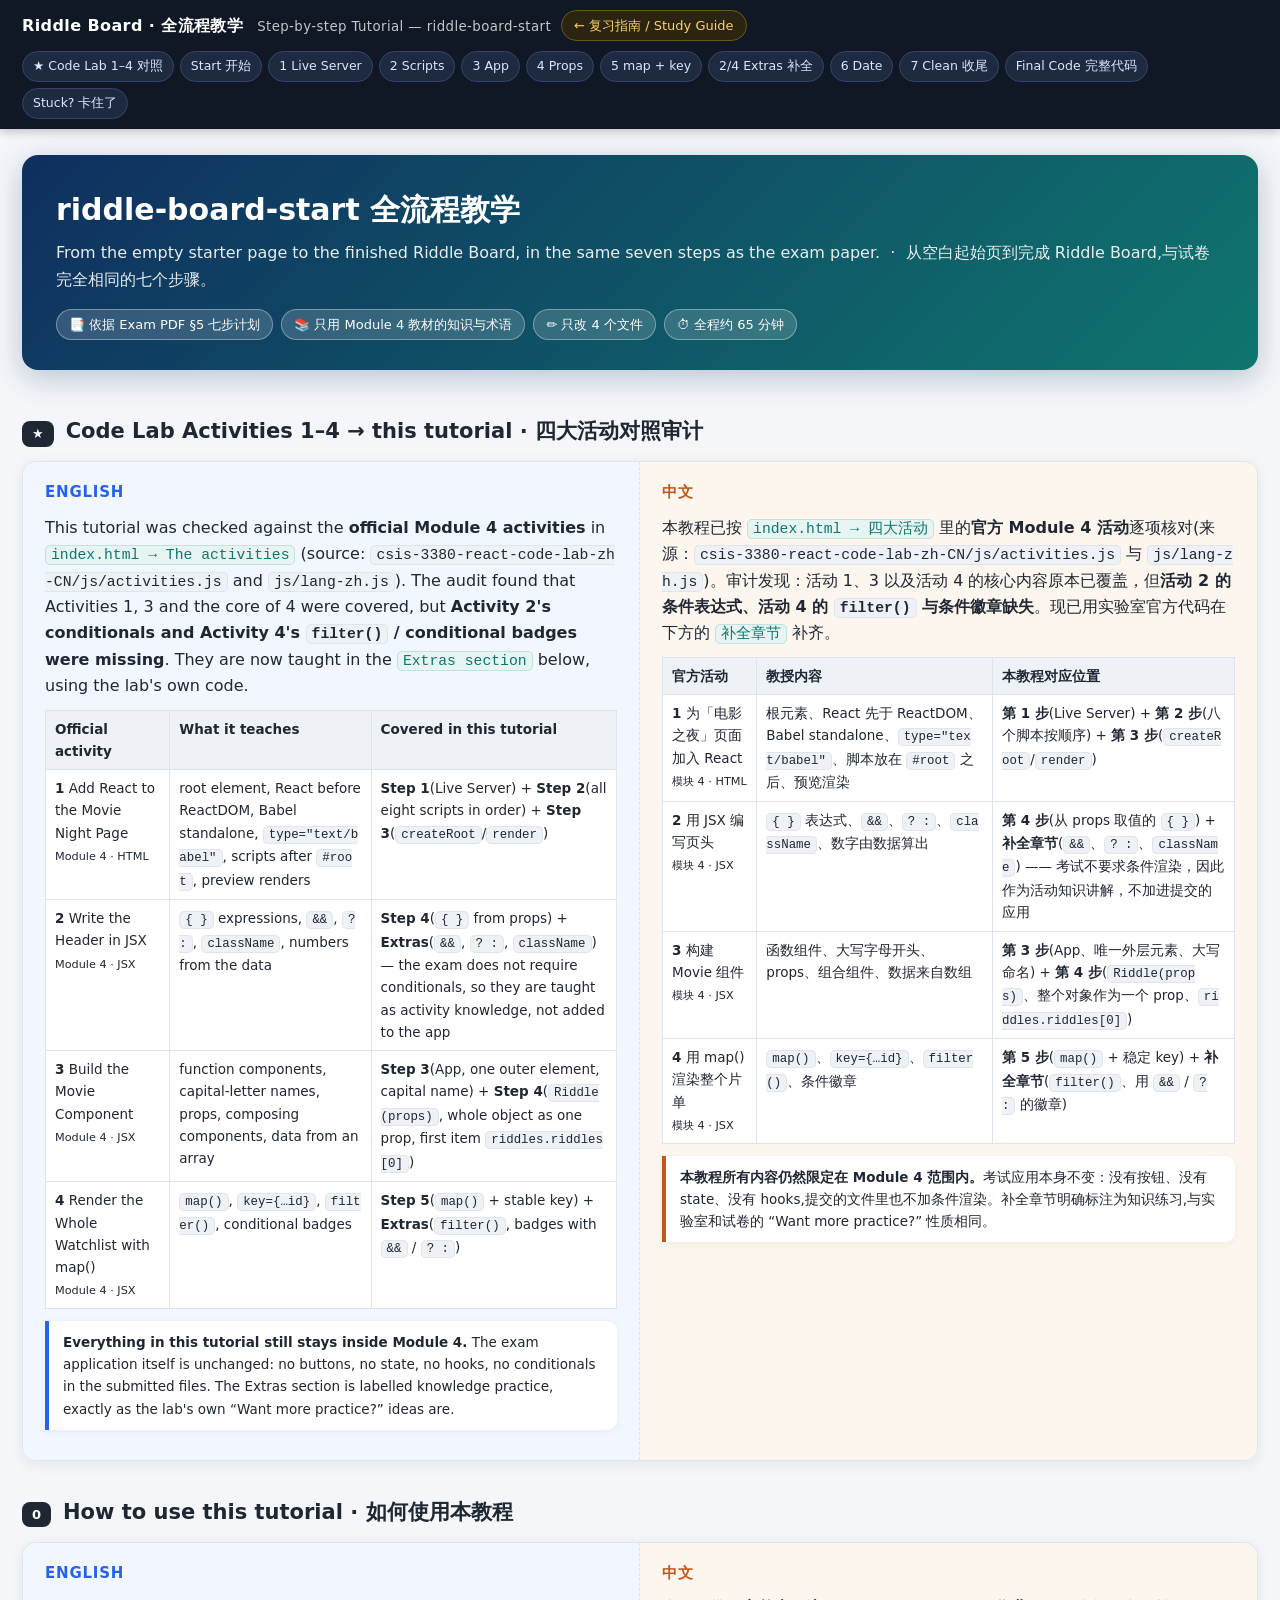
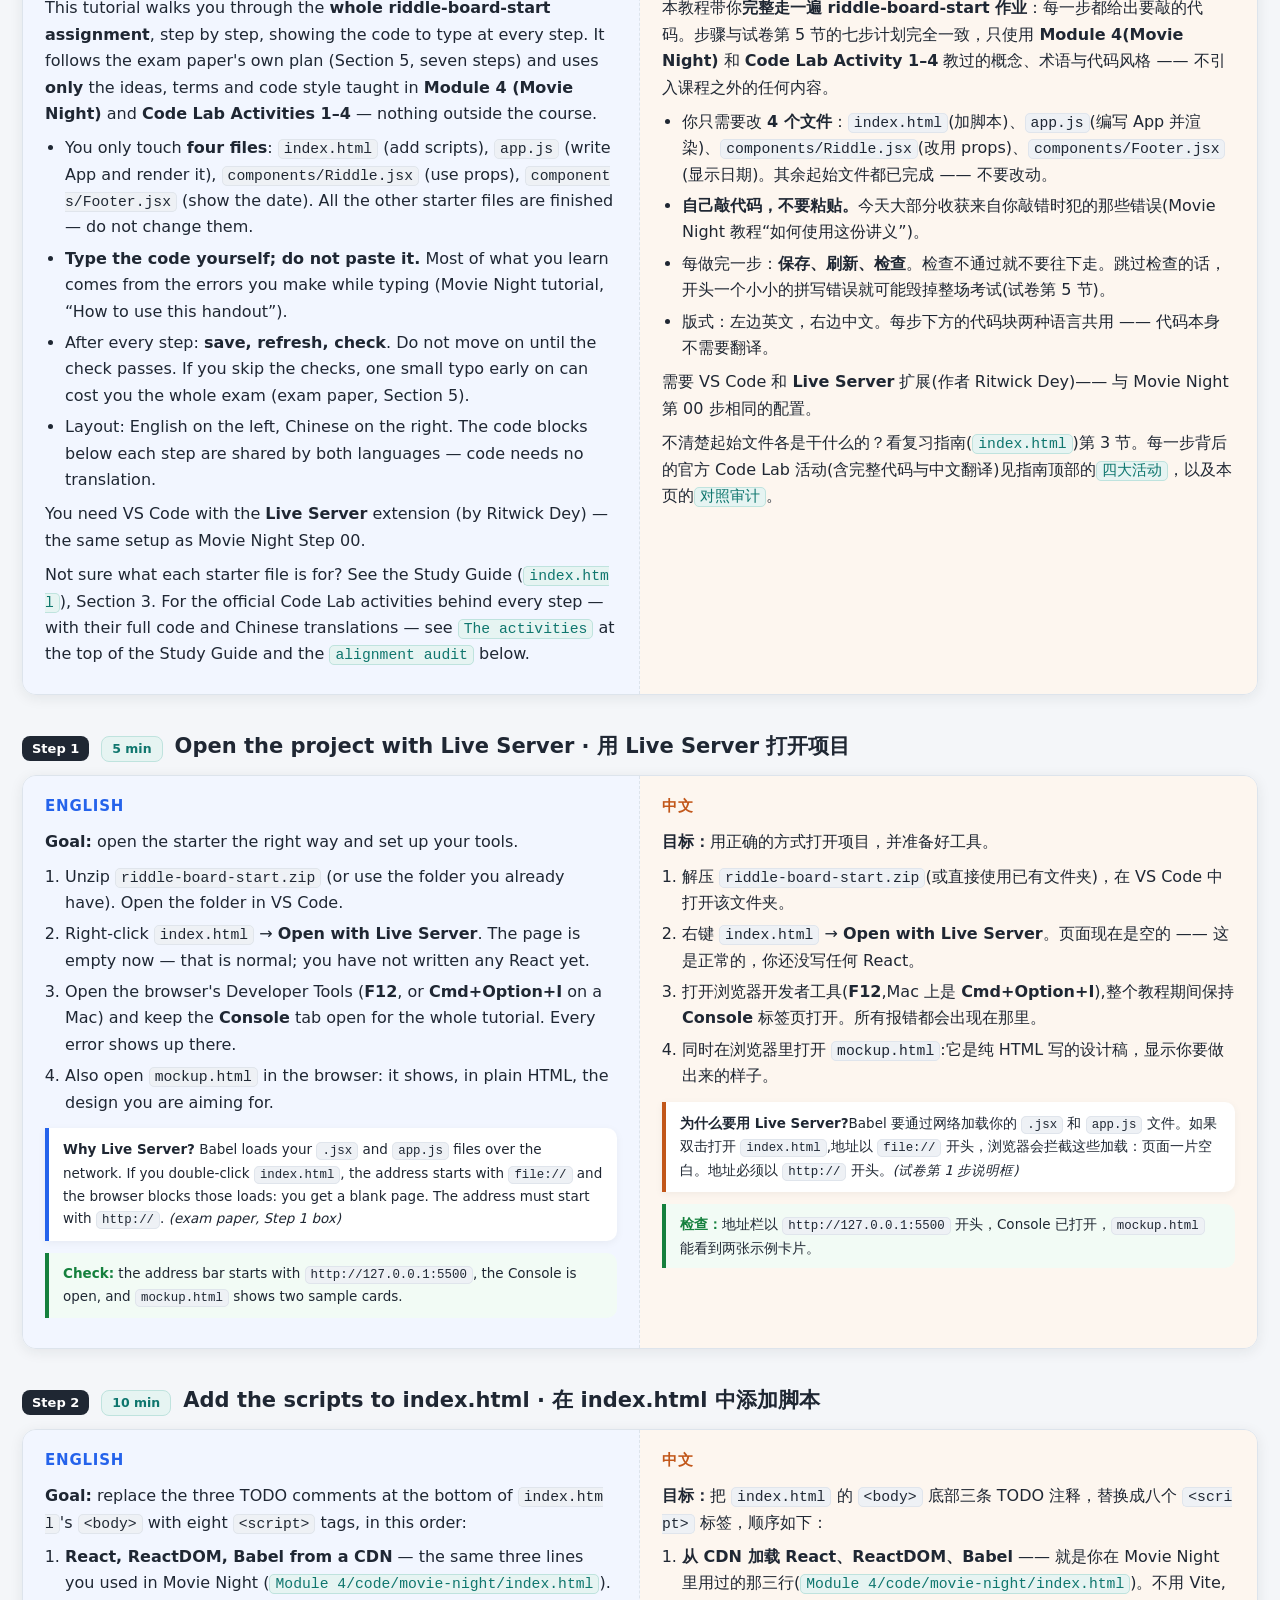
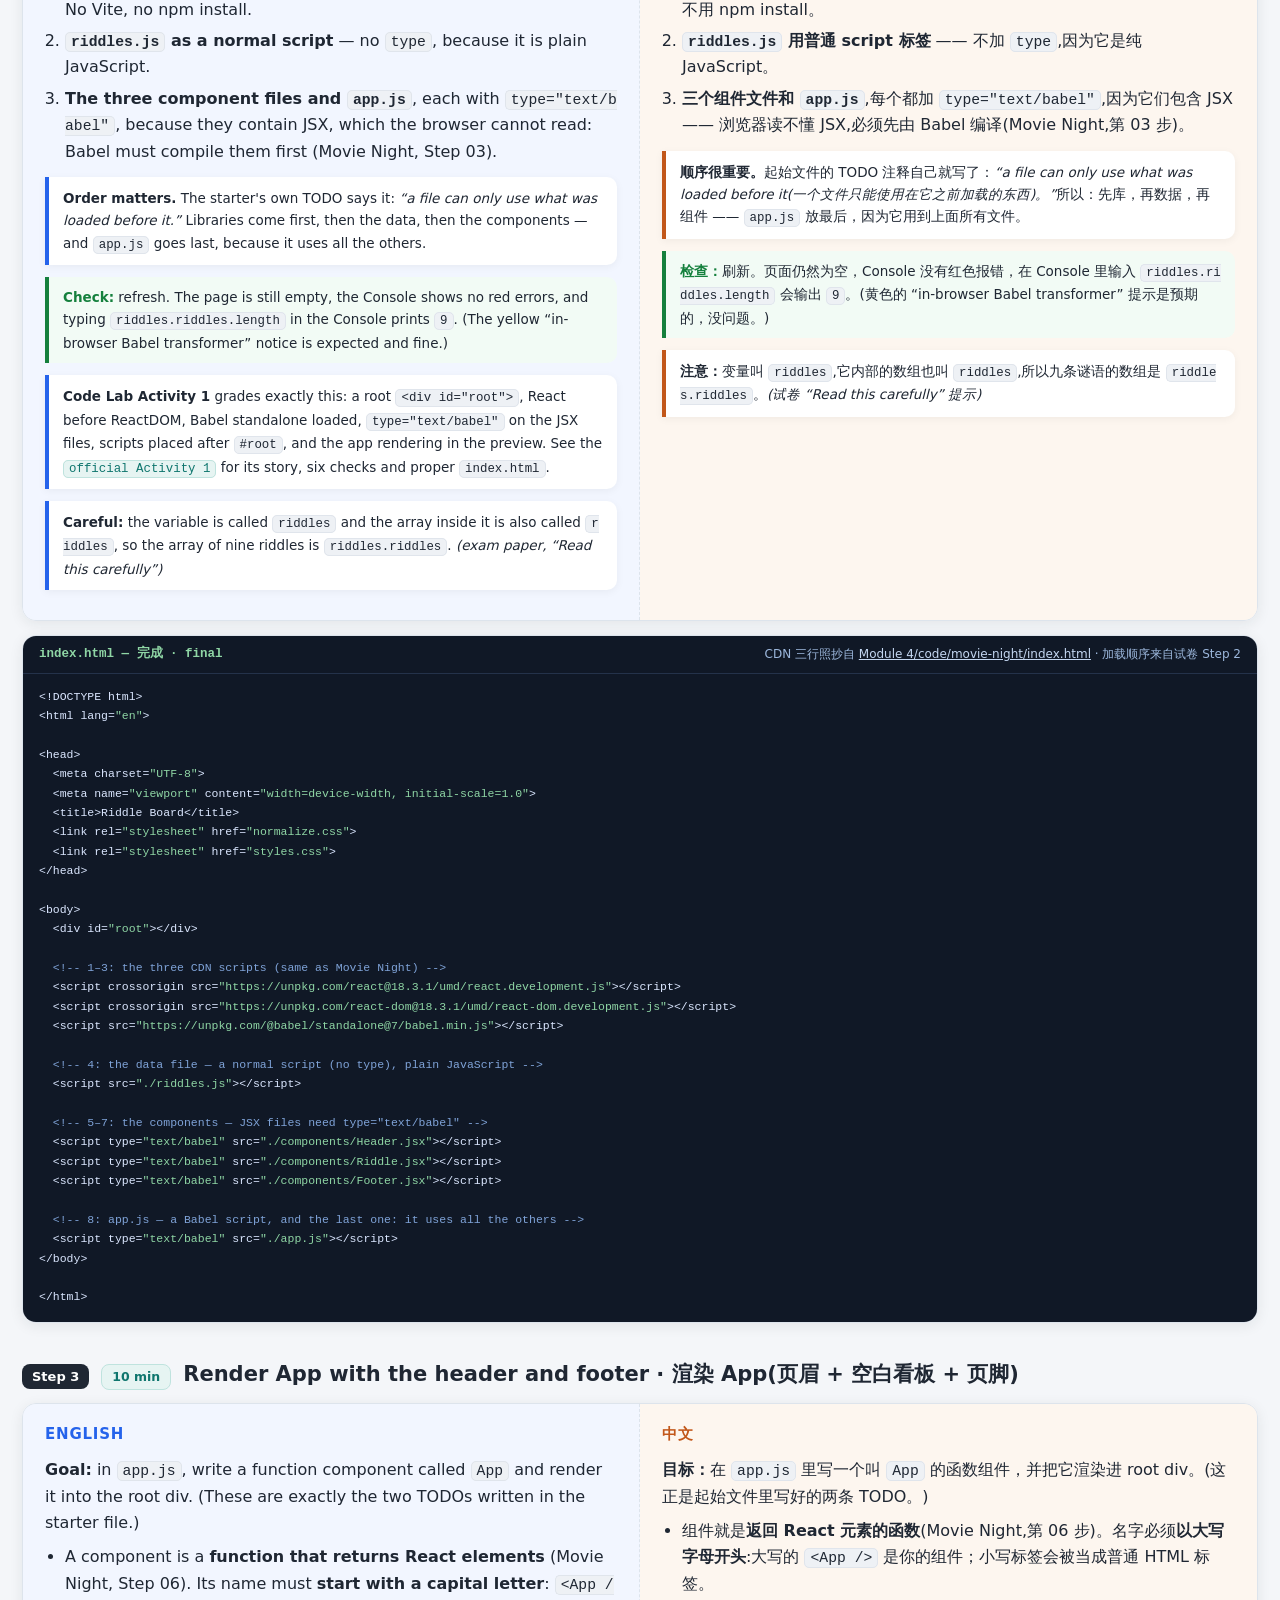
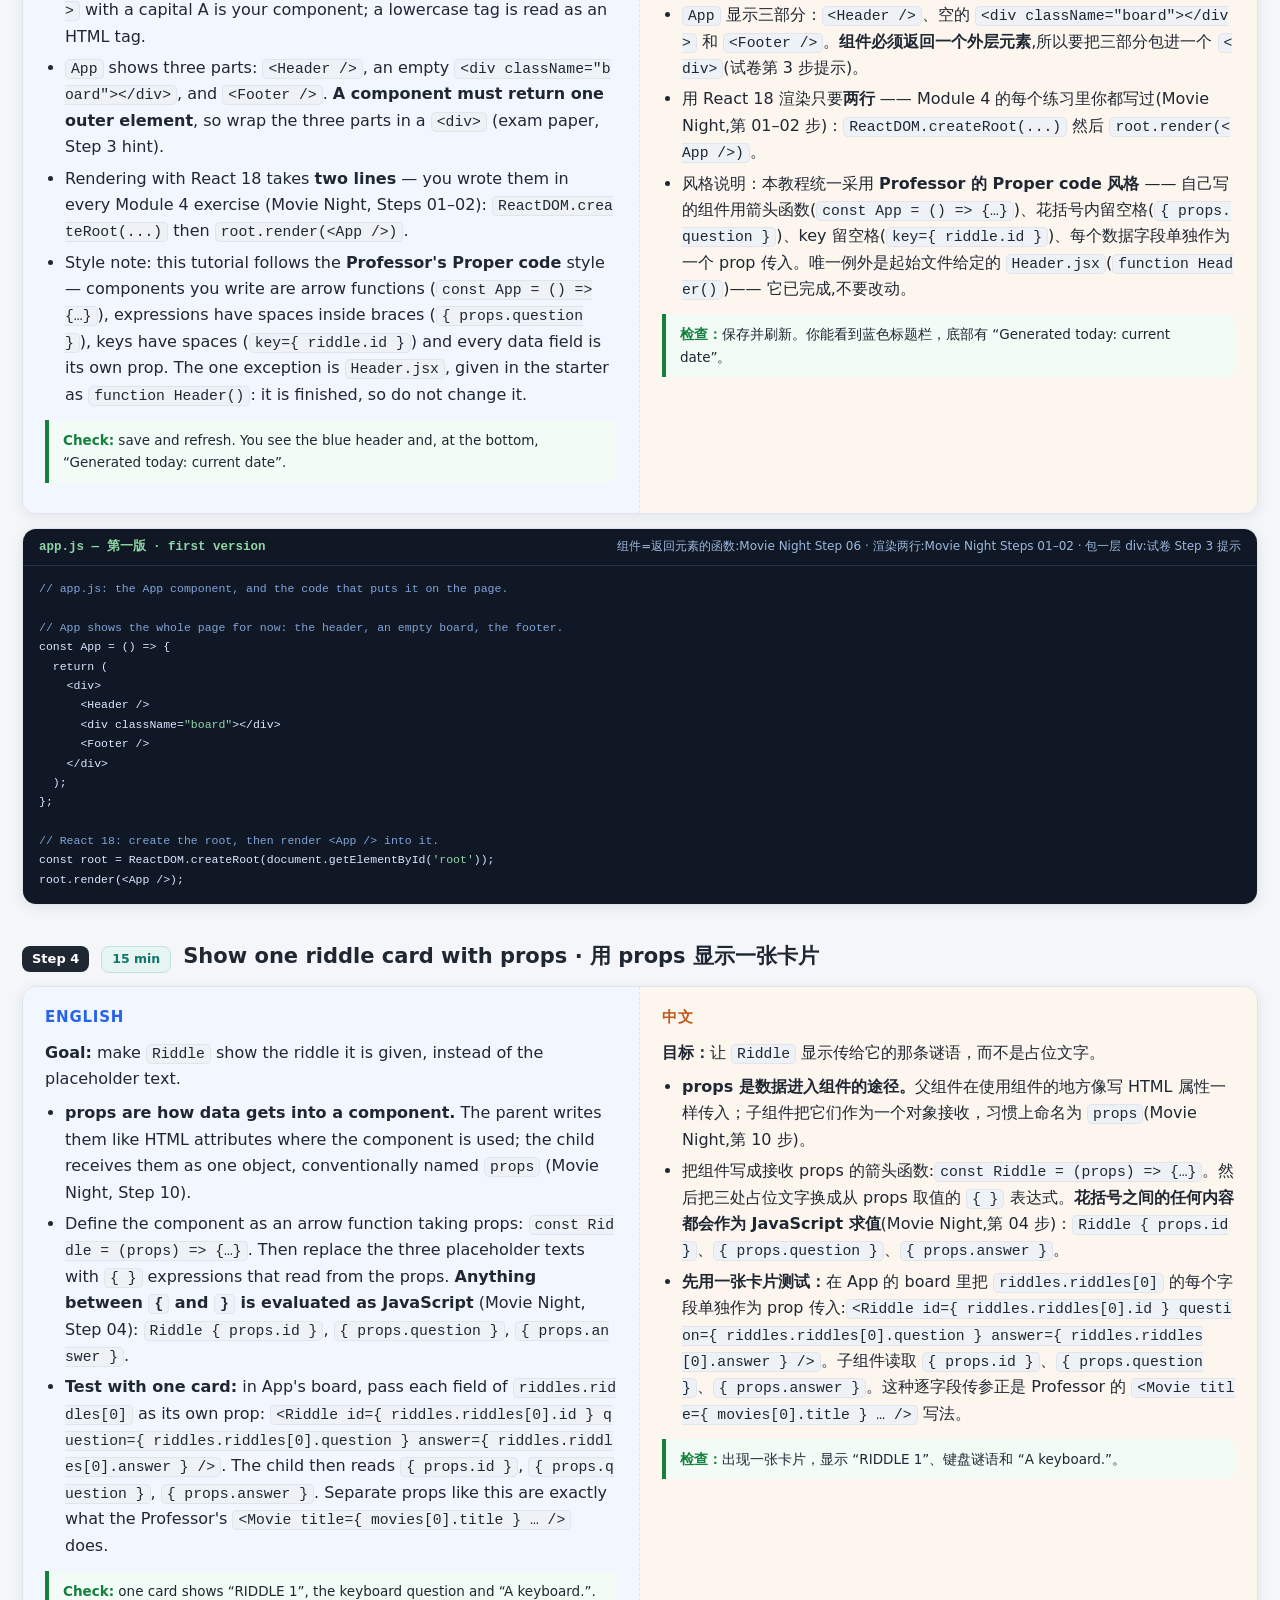
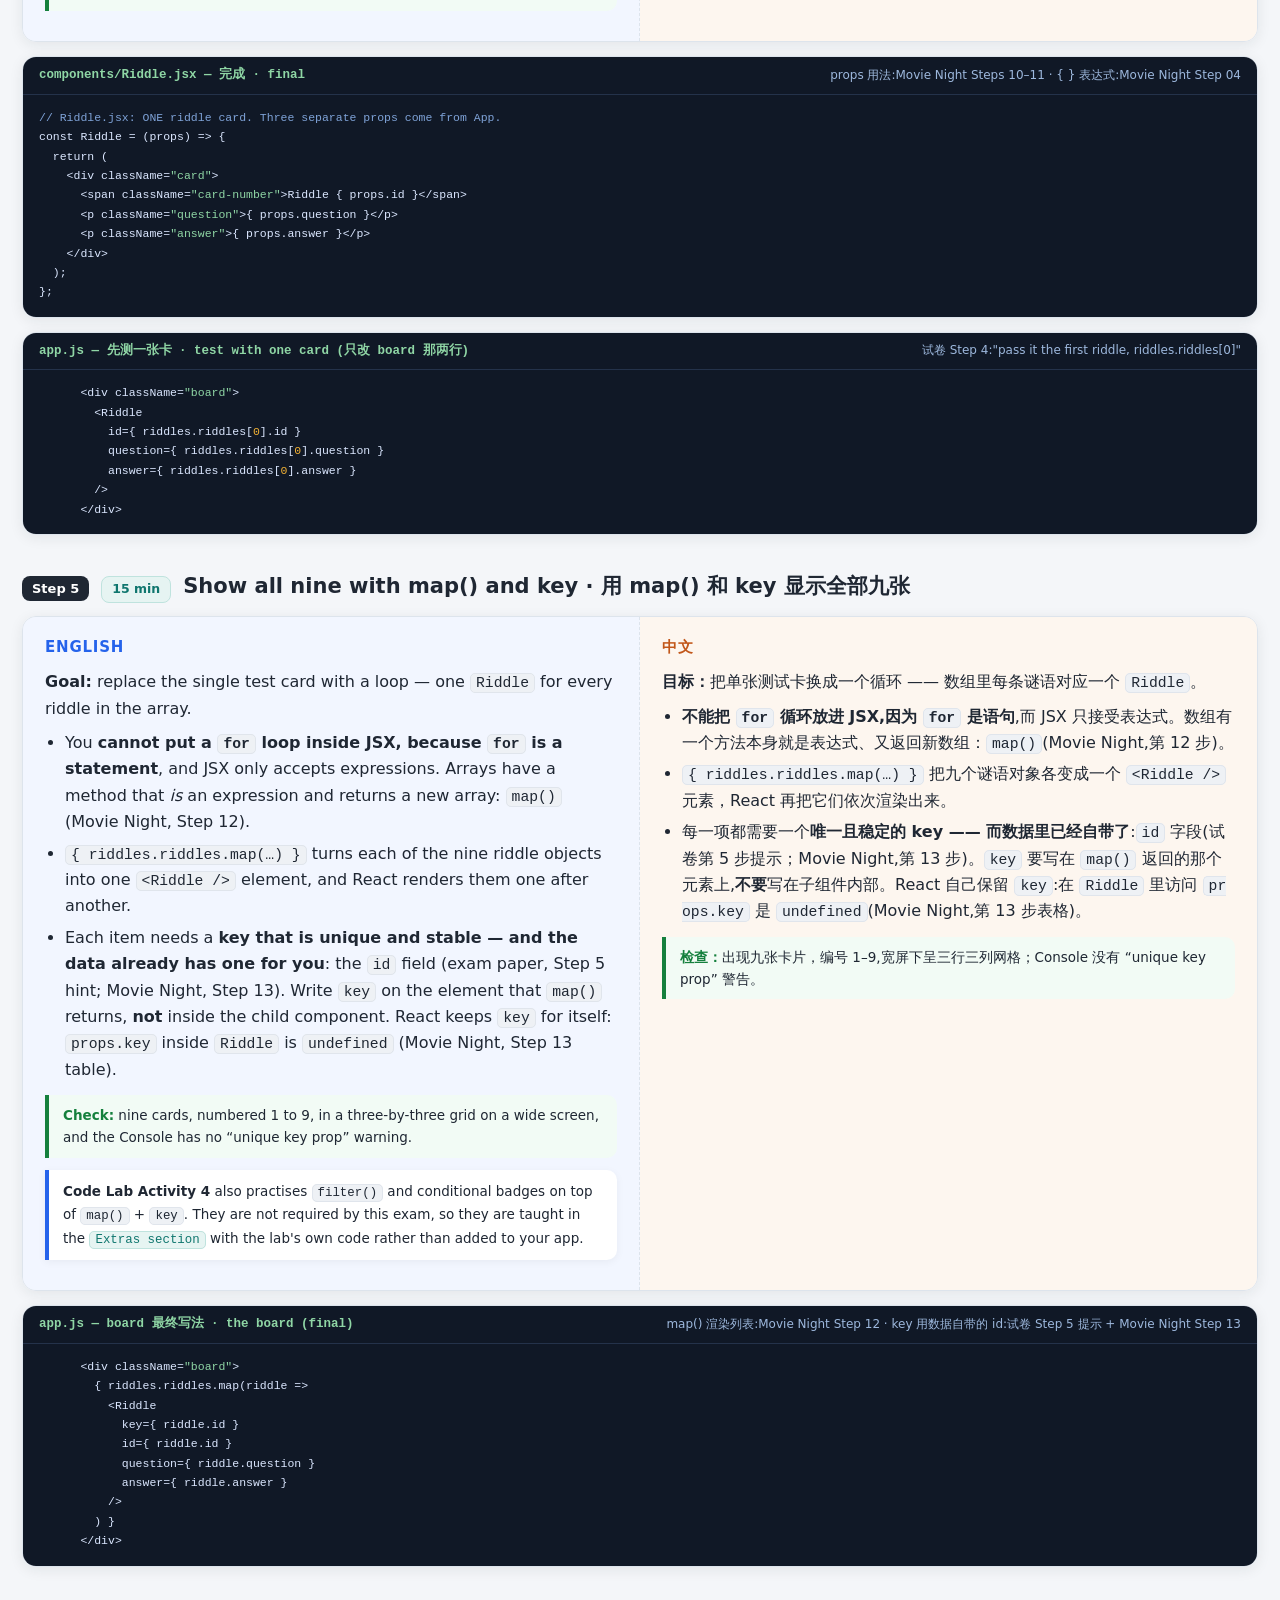
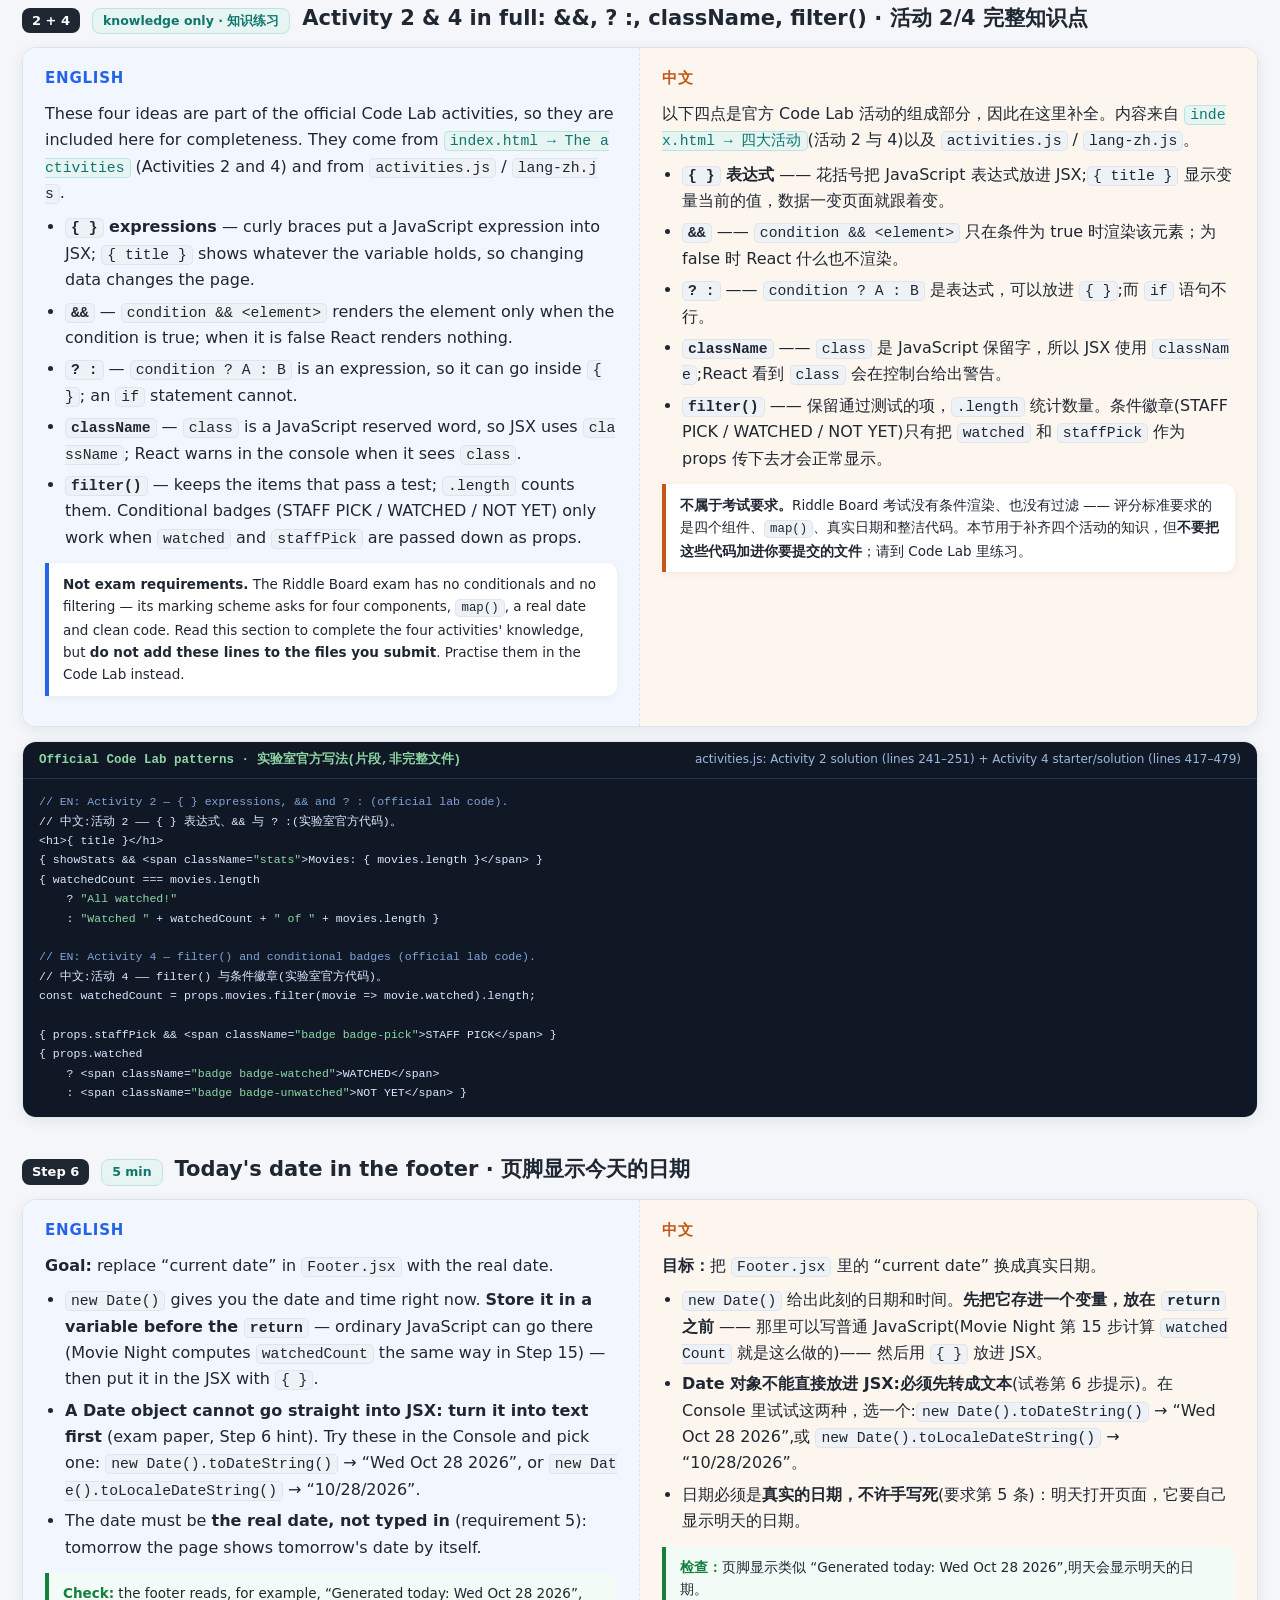
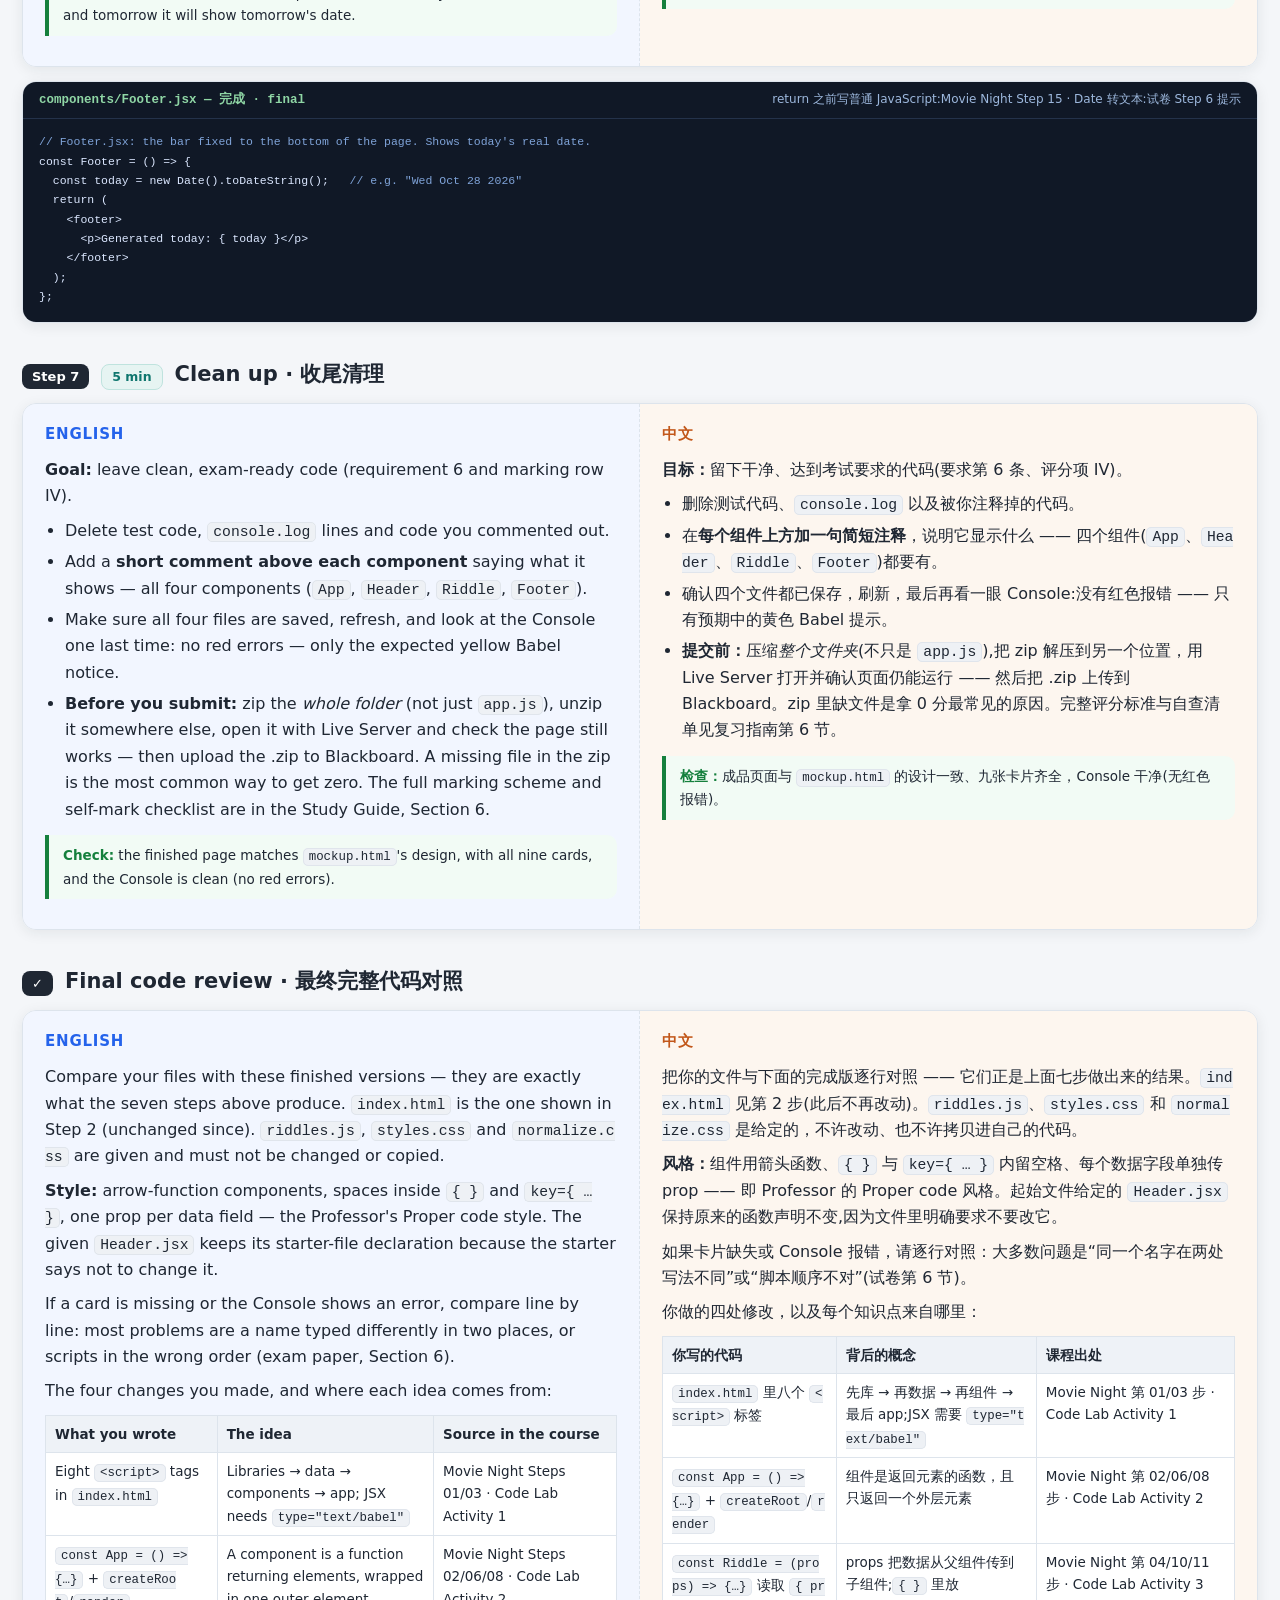
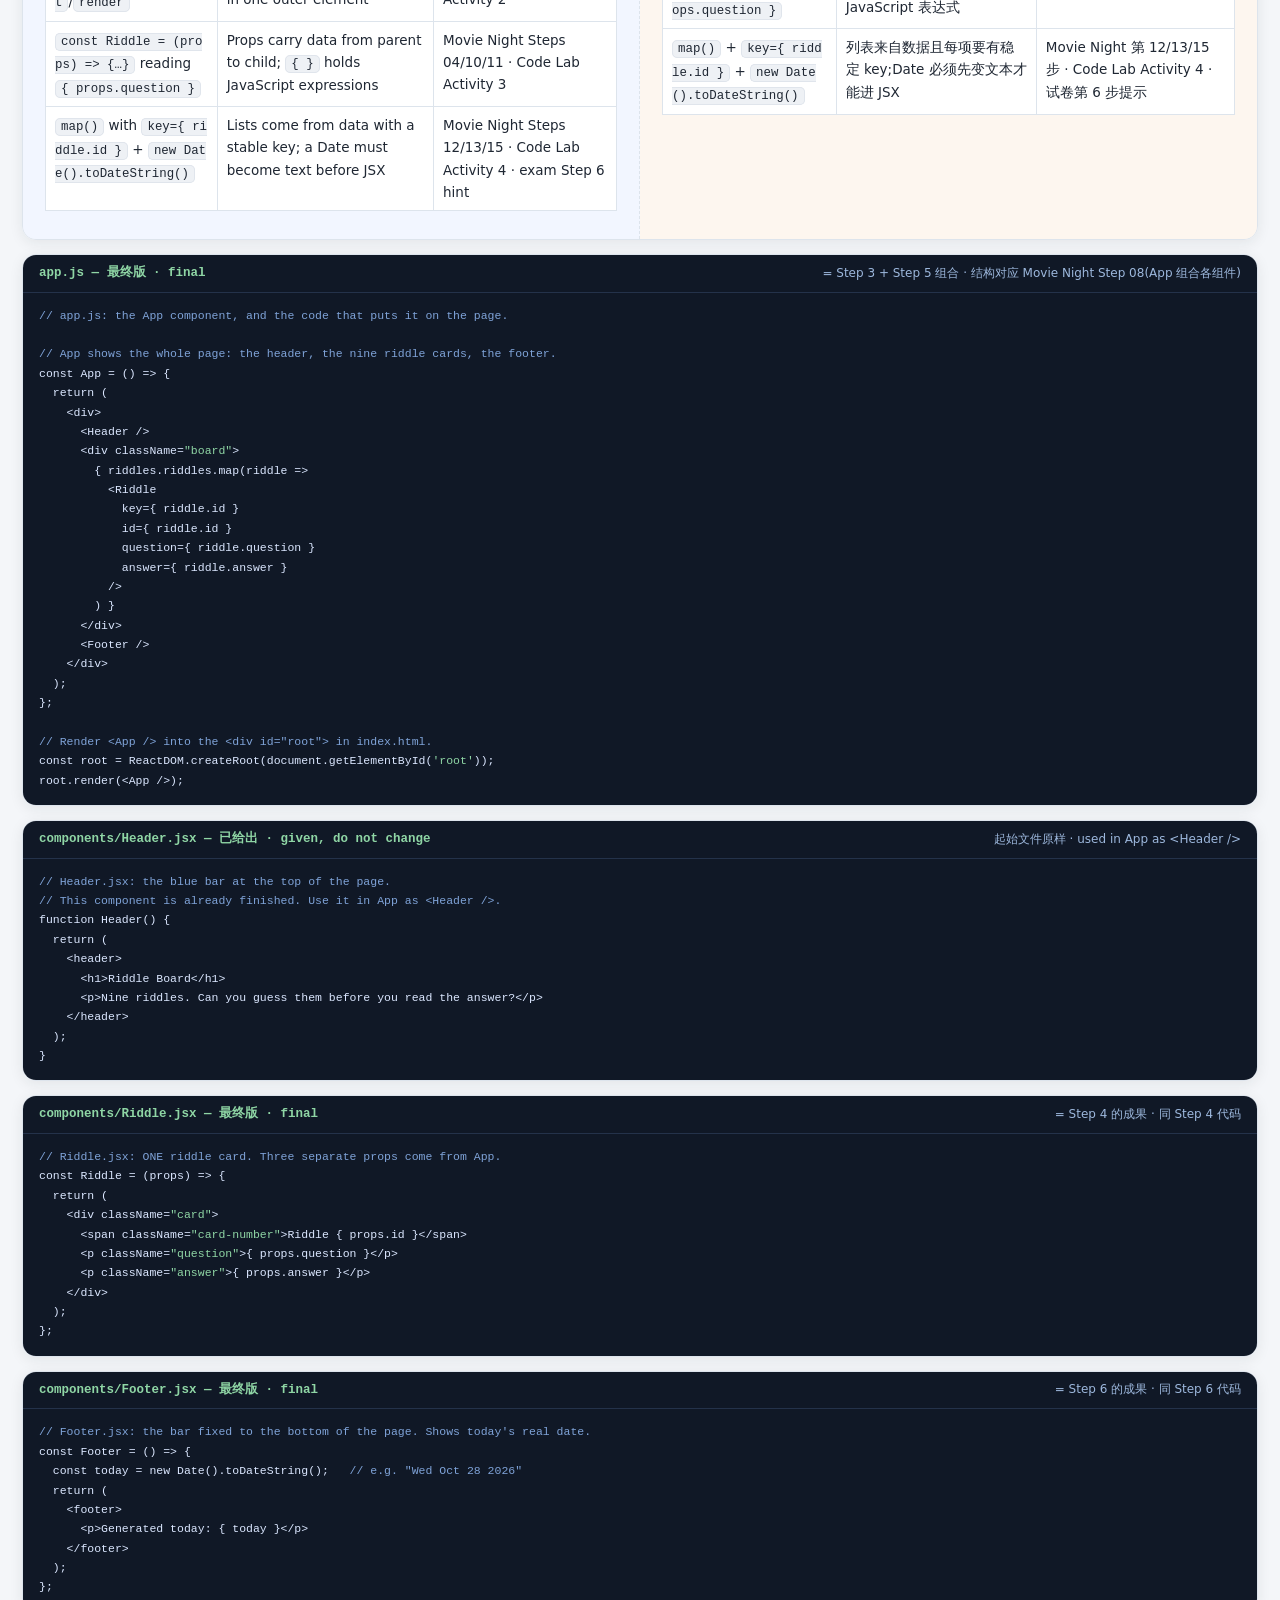
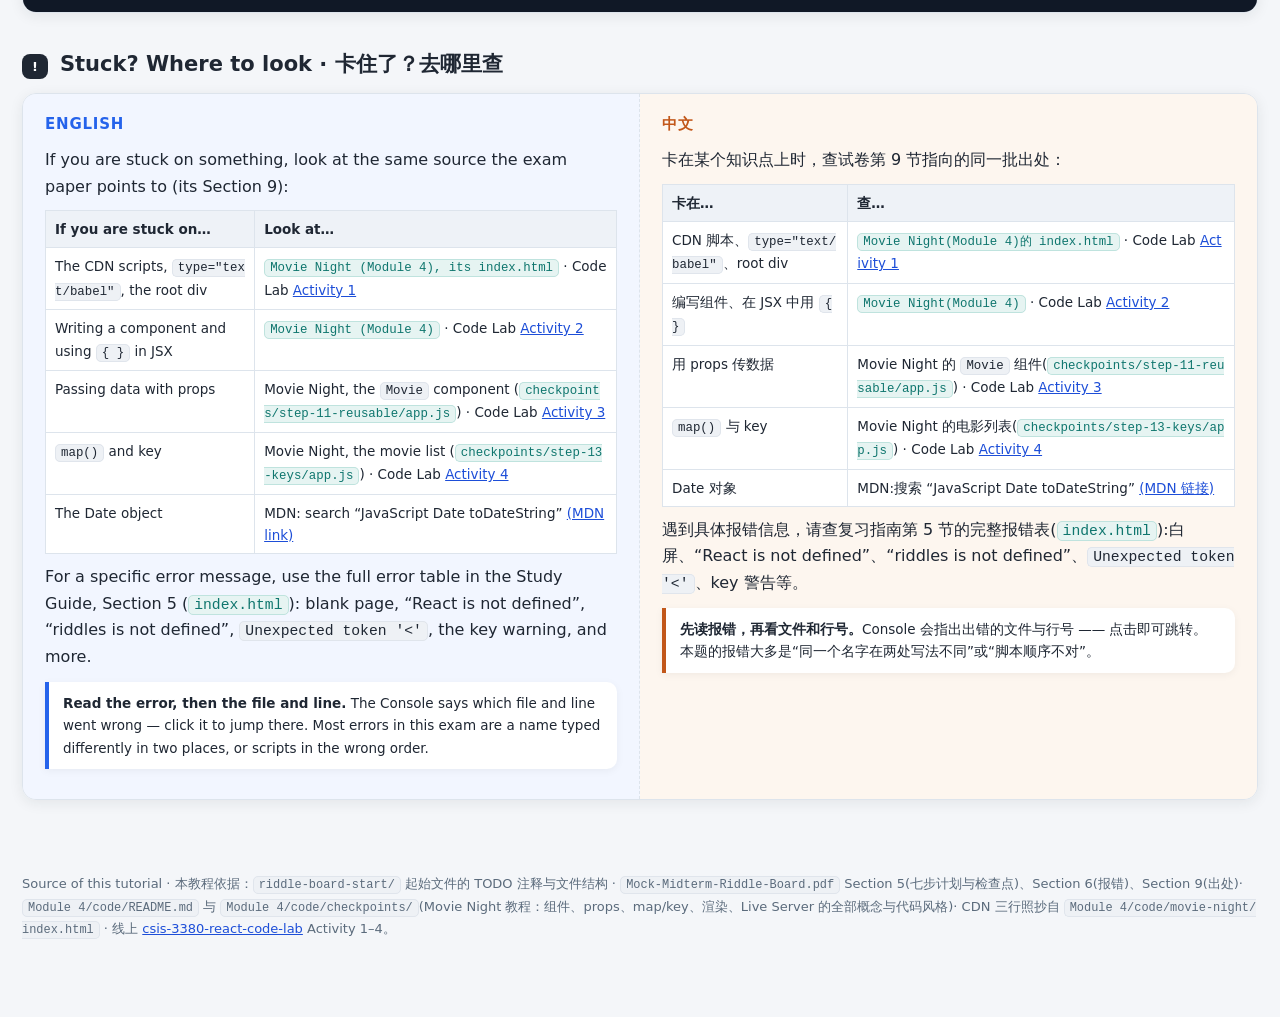
<file: Riddle-Board-Tutorial.html>
<!DOCTYPE html>
<html lang="en">
<head>
<meta charset="UTF-8">
<meta name="viewport" content="width=device-width, initial-scale=1.0">
<title>Riddle Board 全流程教学 · Step-by-step Tutorial</title>
<style>
  :root{
    --ink:#1f2733; --muted:#5b6b7c; --bg:#f4f6f9; --card:#ffffff;
    --en:#2563eb; --en-bg:#f2f6ff; --zh:#c2571a; --zh-bg:#fdf6ef;
    --line:#dde4ec; --ok:#15803d; --warn:#b91c1c; --accent:#0f766e;
  }
  *{box-sizing:border-box}
  html{scroll-behavior:smooth}
  body{margin:0;font-family:"Segoe UI",system-ui,-apple-system,"PingFang SC","Microsoft YaHei",sans-serif;color:var(--ink);background:var(--bg);line-height:1.65}

  header.top{position:sticky;top:0;z-index:50;background:#101826;color:#fff;padding:10px 22px;display:flex;flex-wrap:wrap;gap:10px;align-items:center;box-shadow:0 2px 10px rgba(0,0,0,.25)}
  header.top .brand{font-weight:700;letter-spacing:.4px}
  header.top .brand small{opacity:.75;font-weight:400;margin-left:8px}
  header.top a.home{color:#ffd166;text-decoration:none;font-size:13px;border:1px solid #6b5a1e;border-radius:99px;padding:4px 12px;background:#2a2410}
  header.top a.home:hover{background:#3a3115}
  nav.chips{display:flex;flex-wrap:wrap;gap:6px;margin-left:auto}
  nav.chips a{color:#dbe7ff;text-decoration:none;font-size:12.5px;padding:4px 10px;border-radius:99px;background:#1d2a40;border:1px solid #33456a}
  nav.chips a:hover{background:#2a3c5e}

  .hero{max-width:1280px;margin:26px auto 0;padding:0 22px}
  .hero .box{background:linear-gradient(135deg,#0f2f5f,#0f766e);color:#fff;border-radius:16px;padding:30px 34px;box-shadow:0 8px 30px rgba(15,47,95,.25)}
  .hero h1{margin:0 0 6px;font-size:30px}
  .hero p.sub{margin:0;opacity:.9}
  .badges{margin-top:16px;display:flex;flex-wrap:wrap;gap:8px}
  .badges span{background:rgba(255,255,255,.16);border:1px solid rgba(255,255,255,.35);padding:4px 12px;border-radius:99px;font-size:13px}

  main{max-width:1280px;margin:0 auto;padding:10px 22px 60px}
  section{margin-top:34px}
  .sec-head{display:flex;align-items:baseline;gap:12px;margin-bottom:12px;flex-wrap:wrap}
  .sec-head .no{background:var(--ink);color:#fff;border-radius:8px;padding:2px 10px;font-size:13px;font-weight:700}
  .sec-head .time{background:#e6f4f2;color:var(--accent);border:1px solid #bfe3de;border-radius:8px;padding:2px 10px;font-size:12.5px;font-weight:600}
  .sec-head h2{margin:0;font-size:21px}
  .duo{display:grid;grid-template-columns:1fr 1fr;border-radius:14px;overflow:hidden;box-shadow:0 3px 14px rgba(23,32,44,.08);border:1px solid var(--line)}
  .cell{padding:18px 22px;background:var(--card)}
  .cell.en{background:var(--en-bg);border-right:1px dashed var(--line)}
  .cell.zh{background:var(--zh-bg)}
  .cell h3{margin:0 0 10px;font-size:15px;text-transform:uppercase;letter-spacing:.8px}
  .cell.en h3{color:var(--en)} .cell.zh h3{color:var(--zh)}
  .cell p{margin:8px 0}
  .cell ul,.cell ol{margin:8px 0 8px 20px;padding:0}
  .cell li{margin:5px 0}
  @media (max-width:900px){ .duo{grid-template-columns:1fr} .cell.en{border-right:none;border-bottom:1px dashed var(--line)} }

  table{width:100%;border-collapse:collapse;margin:10px 0;font-size:13.5px;background:#fff}
  th,td{border:1px solid var(--line);padding:7px 9px;text-align:left;vertical-align:top}
  th{background:#eef2f7;font-weight:700}

  code{font-family:"SF Mono",Menlo,Consolas,monospace;font-size:.92em;background:#eef1f5;border:1px solid #e0e5ec;border-radius:5px;padding:1px 5px;word-break:break-all}
  pre{font-family:"SF Mono",Menlo,Consolas,monospace;font-size:12.5px;background:#101826;color:#dbe7ff;padding:14px 16px;overflow-x:auto;line-height:1.55;margin:0}
  pre code{background:none;border:none;color:inherit;padding:0}
  pre .c{color:#7fa3d8} pre .k{color:#f2b134} pre .s{color:#8fd6a5}

  .codecard{margin-top:14px;border-radius:14px;overflow:hidden;border:1px solid var(--line);box-shadow:0 3px 14px rgba(23,32,44,.08)}
  .codecard .cc-head{display:flex;gap:12px;align-items:center;justify-content:space-between;flex-wrap:wrap;background:#101826;color:#cdd9ec;padding:8px 16px;font-size:12.5px;border-bottom:1px solid #24324a}
  .codecard .cc-head .file{font-family:"SF Mono",Menlo,Consolas,monospace;color:#8fd6a5;font-weight:700}
  .codecard .cc-head .src{color:#9db8dd;font-size:12px}
  .codecard .cc-head .src a{color:#c4d7f2;text-decoration:underline}

  a.src{font-family:"SF Mono",Menlo,Consolas,monospace;font-size:.92em;color:var(--accent);background:#e6f4f2;border:1px solid #bfe3de;border-radius:5px;padding:1px 5px;text-decoration:none;word-break:break-all}
  a.src:hover{background:#d3ebe7;text-decoration:underline}
  a.ext{color:#1d4ed8;text-decoration:underline;word-break:break-all}

  .note{border-left:4px solid var(--en);background:#fff;border-radius:0 10px 10px 0;padding:10px 14px;margin:12px 0;font-size:13.5px;box-shadow:0 2px 8px rgba(0,0,0,.05)}
  .note.zh-note{border-left-color:var(--zh)}
  .checkline{border-left:4px solid var(--ok);background:#f2fbf5;border-radius:0 10px 10px 0;padding:9px 14px;margin:12px 0;font-size:13.5px}
  .checkline b{color:var(--ok)}

  footer.page{max-width:1280px;margin:0 auto;padding:0 22px 40px;color:var(--muted);font-size:13px}

  @media print{
    header.top{position:static}
    section{break-inside:avoid-page}
    body{background:#fff}
    .duo{box-shadow:none}
  }
</style>
</head>
<body>

<header class="top">
  <div class="brand">Riddle Board · 全流程教学 <small>Step-by-step Tutorial — riddle-board-start</small></div>
  <a class="home" href="index.html">← 复习指南 / Study Guide</a>
  <nav class="chips">
    <a href="#codeLab">★ Code Lab 1–4 对照</a>
    <a href="#intro">Start 开始</a>
    <a href="#step1">1 Live Server</a>
    <a href="#step2">2 Scripts</a>
    <a href="#step3">3 App</a>
    <a href="#step4">4 Props</a>
    <a href="#step5">5 map + key</a>
    <a href="#extras">2/4 Extras 补全</a>
    <a href="#step6">6 Date</a>
    <a href="#step7">7 Clean 收尾</a>
    <a href="#final">Final Code 完整代码</a>
    <a href="#stuck">Stuck? 卡住了</a>
  </nav>
</header>

<div class="hero">
  <div class="box">
    <h1>riddle-board-start 全流程教学</h1>
    <p class="sub">From the empty starter page to the finished Riddle Board, in the same seven steps as the exam paper. &nbsp;·&nbsp; 从空白起始页到完成 Riddle Board,与试卷完全相同的七个步骤。</p>
    <div class="badges">
      <span>📑 依据 Exam PDF §5 七步计划</span><span>📚 只用 Module 4 教材的知识与术语</span><span>✏️ 只改 4 个文件</span><span>⏱ 全程约 65 分钟</span>
    </div>
  </div>
</div>

<main>

<!-- ============ CODE LAB ALIGNMENT ============ -->
<section id="codeLab">
  <div class="sec-head"><span class="no">★</span><h2>Code Lab Activities 1–4 → this tutorial · 四大活动对照审计</h2></div>
  <div class="duo">
    <div class="cell en">
      <h3>English</h3>
      <p>This tutorial was checked against the <b>official Module 4 activities</b> in <a class="src" href="index.html#activities">index.html → The activities</a> (source: <code>csis-3380-react-code-lab-zh-CN/js/activities.js</code> and <code>js/lang-zh.js</code>). The audit found that Activities 1, 3 and the core of 4 were covered, but <b>Activity 2's conditionals and Activity 4's <code>filter()</code> / conditional badges were missing</b>. They are now taught in the <a class="src" href="#extras">Extras section</a> below, using the lab's own code.</p>
      <table>
        <tr><th>Official activity</th><th>What it teaches</th><th>Covered in this tutorial</th></tr>
        <tr><td><b>1</b> Add React to the Movie Night Page<br><small>Module 4 · HTML</small></td><td>root element, React before ReactDOM, Babel standalone, <code>type="text/babel"</code>, scripts after <code>#root</code>, preview renders</td><td><b>Step 1</b>(Live Server) + <b>Step 2</b>(all eight scripts in order) + <b>Step 3</b>(<code>createRoot</code>/<code>render</code>)</td></tr>
        <tr><td><b>2</b> Write the Header in JSX<br><small>Module 4 · JSX</small></td><td><code>{ }</code> expressions, <code>&amp;&amp;</code>, <code>? :</code>, <code>className</code>, numbers from the data</td><td><b>Step 4</b>(<code>{ }</code> from props) + <b>Extras</b>(<code>&amp;&amp;</code>, <code>? :</code>, <code>className</code>) — the exam does not require conditionals, so they are taught as activity knowledge, not added to the app</td></tr>
        <tr><td><b>3</b> Build the Movie Component<br><small>Module 4 · JSX</small></td><td>function components, capital-letter names, props, composing components, data from an array</td><td><b>Step 3</b>(App, one outer element, capital name) + <b>Step 4</b>(<code>Riddle(props)</code>, whole object as one prop, first item <code>riddles.riddles[0]</code>)</td></tr>
        <tr><td><b>4</b> Render the Whole Watchlist with map()<br><small>Module 4 · JSX</small></td><td><code>map()</code>, <code>key={…id}</code>, <code>filter()</code>, conditional badges</td><td><b>Step 5</b>(<code>map()</code> + stable key) + <b>Extras</b>(<code>filter()</code>, badges with <code>&amp;&amp;</code> / <code>? :</code>)</td></tr>
      </table>
      <div class="note"><b>Everything in this tutorial still stays inside Module 4.</b> The exam application itself is unchanged: no buttons, no state, no hooks, no conditionals in the submitted files. The Extras section is labelled knowledge practice, exactly as the lab's own “Want more practice?” ideas are.</div>
    </div>
    <div class="cell zh">
      <h3>中文</h3>
      <p>本教程已按 <a class="src" href="index.html#activities">index.html → 四大活动</a> 里的<b>官方 Module 4 活动</b>逐项核对(来源：<code>csis-3380-react-code-lab-zh-CN/js/activities.js</code> 与 <code>js/lang-zh.js</code>)。审计发现：活动 1、3 以及活动 4 的核心内容原本已覆盖，但<b>活动 2 的条件表达式、活动 4 的 <code>filter()</code> 与条件徽章缺失</b>。现已用实验室官方代码在下方的 <a class="src" href="#extras">补全章节</a> 补齐。</p>
      <table>
        <tr><th>官方活动</th><th>教授内容</th><th>本教程对应位置</th></tr>
        <tr><td><b>1</b> 为「电影之夜」页面加入 React<br><small>模块 4 · HTML</small></td><td>根元素、React 先于 ReactDOM、Babel standalone、<code>type="text/babel"</code>、脚本放在 <code>#root</code> 之后、预览渲染</td><td><b>第 1 步</b>(Live Server) + <b>第 2 步</b>(八个脚本按顺序) + <b>第 3 步</b>(<code>createRoot</code>/<code>render</code>)</td></tr>
        <tr><td><b>2</b> 用 JSX 编写页头<br><small>模块 4 · JSX</small></td><td><code>{ }</code> 表达式、<code>&amp;&amp;</code>、<code>? :</code>、<code>className</code>、数字由数据算出</td><td><b>第 4 步</b>(从 props 取值的 <code>{ }</code>) + <b>补全章节</b>(<code>&amp;&amp;</code>、<code>? :</code>、<code>className</code>) —— 考试不要求条件渲染，因此作为活动知识讲解，不加进提交的应用</td></tr>
        <tr><td><b>3</b> 构建 Movie 组件<br><small>模块 4 · JSX</small></td><td>函数组件、大写字母开头、props、组合组件、数据来自数组</td><td><b>第 3 步</b>(App、唯一外层元素、大写命名) + <b>第 4 步</b>(<code>Riddle(props)</code>、整个对象作为一个 prop、<code>riddles.riddles[0]</code>)</td></tr>
        <tr><td><b>4</b> 用 map() 渲染整个片单<br><small>模块 4 · JSX</small></td><td><code>map()</code>、<code>key={…id}</code>、<code>filter()</code>、条件徽章</td><td><b>第 5 步</b>(<code>map()</code> + 稳定 key) + <b>补全章节</b>(<code>filter()</code>、用 <code>&amp;&amp;</code> / <code>? :</code> 的徽章)</td></tr>
      </table>
      <div class="note zh-note"><b>本教程所有内容仍然限定在 Module 4 范围内。</b>考试应用本身不变：没有按钮、没有 state、没有 hooks,提交的文件里也不加条件渲染。补全章节明确标注为知识练习,与实验室和试卷的 “Want more practice?” 性质相同。</div>
    </div>
  </div>
</section>

<!-- ============ INTRO ============ -->
<section id="intro">
  <div class="sec-head"><span class="no">0</span><h2>How to use this tutorial · 如何使用本教程</h2></div>
  <div class="duo">
    <div class="cell en">
      <h3>English</h3>
      <p>This tutorial walks you through the <b>whole riddle-board-start assignment</b>, step by step, showing the code to type at every step. It follows the exam paper's own plan (Section 5, seven steps) and uses <b>only</b> the ideas, terms and code style taught in <b>Module 4 (Movie Night)</b> and <b>Code Lab Activities 1–4</b> — nothing outside the course.</p>
      <ul>
        <li>You only touch <b>four files</b>: <code>index.html</code> (add scripts), <code>app.js</code> (write App and render it), <code>components/Riddle.jsx</code> (use props), <code>components/Footer.jsx</code> (show the date). All the other starter files are finished — do not change them.</li>
        <li><b>Type the code yourself; do not paste it.</b> Most of what you learn comes from the errors you make while typing (Movie Night tutorial, “How to use this handout”).</li>
        <li>After every step: <b>save, refresh, check</b>. Do not move on until the check passes. If you skip the checks, one small typo early on can cost you the whole exam (exam paper, Section 5).</li>
        <li>Layout: English on the left, Chinese on the right. The code blocks below each step are shared by both languages — code needs no translation.</li>
      </ul>
      <p>You need VS Code with the <b>Live Server</b> extension (by Ritwick Dey) — the same setup as Movie Night Step 00.</p>
      <p>Not sure what each starter file is for? See the Study Guide (<a class="src" href="index.html">index.html</a>), Section 3. For the official Code Lab activities behind every step — with their full code and Chinese translations — see <a class="src" href="index.html#activities">The activities</a> at the top of the Study Guide and the <a class="src" href="#codeLab">alignment audit</a> below.</p>
    </div>
    <div class="cell zh">
      <h3>中文</h3>
      <p>本教程带你<b>完整走一遍 riddle-board-start 作业</b>：每一步都给出要敲的代码。步骤与试卷第 5 节的七步计划完全一致，只使用 <b>Module 4(Movie Night)</b> 和 <b>Code Lab Activity 1–4</b> 教过的概念、术语与代码风格 —— 不引入课程之外的任何内容。</p>
      <ul>
        <li>你只需要改 <b>4 个文件</b>：<code>index.html</code>(加脚本)、<code>app.js</code>(编写 App 并渲染)、<code>components/Riddle.jsx</code>(改用 props)、<code>components/Footer.jsx</code>(显示日期)。其余起始文件都已完成 —— 不要改动。</li>
        <li><b>自己敲代码，不要粘贴。</b>今天大部分收获来自你敲错时犯的那些错误(Movie Night 教程“如何使用这份讲义”)。</li>
        <li>每做完一步：<b>保存、刷新、检查</b>。检查不通过就不要往下走。跳过检查的话，开头一个小小的拼写错误就可能毁掉整场考试(试卷第 5 节)。</li>
        <li>版式：左边英文，右边中文。每步下方的代码块两种语言共用 —— 代码本身不需要翻译。</li>
      </ul>
      <p>需要 VS Code 和 <b>Live Server</b> 扩展(作者 Ritwick Dey)—— 与 Movie Night 第 00 步相同的配置。</p>
      <p>不清楚起始文件各是干什么的？看复习指南(<a class="src" href="index.html">index.html</a>)第 3 节。每一步背后的官方 Code Lab 活动(含完整代码与中文翻译)见指南顶部的<a class="src" href="index.html#activities">四大活动</a>，以及本页的<a class="src" href="#codeLab">对照审计</a>。</p>
    </div>
  </div>
</section>

<!-- ============ STEP 1 ============ -->
<section id="step1">
  <div class="sec-head"><span class="no">Step 1</span><span class="time">5 min</span><h2>Open the project with Live Server · 用 Live Server 打开项目</h2></div>
  <div class="duo">
    <div class="cell en">
      <h3>English</h3>
      <p><b>Goal:</b> open the starter the right way and set up your tools.</p>
      <ol>
        <li>Unzip <code>riddle-board-start.zip</code> (or use the folder you already have). Open the folder in VS Code.</li>
        <li>Right-click <code>index.html</code> → <b>Open with Live Server</b>. The page is empty now — that is normal; you have not written any React yet.</li>
        <li>Open the browser's Developer Tools (<b>F12</b>, or <b>Cmd+Option+I</b> on a Mac) and keep the <b>Console</b> tab open for the whole tutorial. Every error shows up there.</li>
        <li>Also open <code>mockup.html</code> in the browser: it shows, in plain HTML, the design you are aiming for.</li>
      </ol>
      <div class="note"><b>Why Live Server?</b> Babel loads your <code>.jsx</code> and <code>app.js</code> files over the network. If you double-click <code>index.html</code>, the address starts with <code>file://</code> and the browser blocks those loads: you get a blank page. The address must start with <code>http://</code>. <i>(exam paper, Step 1 box)</i></div>
      <div class="checkline"><b>Check:</b> the address bar starts with <code>http://127.0.0.1:5500</code>, the Console is open, and <code>mockup.html</code> shows two sample cards.</div>
    </div>
    <div class="cell zh">
      <h3>中文</h3>
      <p><b>目标：</b>用正确的方式打开项目，并准备好工具。</p>
      <ol>
        <li>解压 <code>riddle-board-start.zip</code>(或直接使用已有文件夹)，在 VS Code 中打开该文件夹。</li>
        <li>右键 <code>index.html</code> → <b>Open with Live Server</b>。页面现在是空的 —— 这是正常的，你还没写任何 React。</li>
        <li>打开浏览器开发者工具(<b>F12</b>,Mac 上是 <b>Cmd+Option+I</b>),整个教程期间保持 <b>Console</b> 标签页打开。所有报错都会出现在那里。</li>
        <li>同时在浏览器里打开 <code>mockup.html</code>:它是纯 HTML 写的设计稿，显示你要做出来的样子。</li>
      </ol>
      <div class="note zh-note"><b>为什么要用 Live Server?</b>Babel 要通过网络加载你的 <code>.jsx</code> 和 <code>app.js</code> 文件。如果双击打开 <code>index.html</code>,地址以 <code>file://</code> 开头，浏览器会拦截这些加载：页面一片空白。地址必须以 <code>http://</code> 开头。<i>(试卷第 1 步说明框)</i></div>
      <div class="checkline"><b>检查：</b>地址栏以 <code>http://127.0.0.1:5500</code> 开头，Console 已打开，<code>mockup.html</code> 能看到两张示例卡片。</div>
    </div>
  </div>
</section>

<!-- ============ STEP 2 ============ -->
<section id="step2">
  <div class="sec-head"><span class="no">Step 2</span><span class="time">10 min</span><h2>Add the scripts to index.html · 在 index.html 中添加脚本</h2></div>
  <div class="duo">
    <div class="cell en">
      <h3>English</h3>
      <p><b>Goal:</b> replace the three TODO comments at the bottom of <code>index.html</code>'s <code>&lt;body&gt;</code> with eight <code>&lt;script&gt;</code> tags, in this order:</p>
      <ol>
        <li><b>React, ReactDOM, Babel from a CDN</b> — the same three lines you used in Movie Night (<a class="src" href="../Module 4/code/movie-night/index.html">Module 4/code/movie-night/index.html</a>). No Vite, no npm install.</li>
        <li><b><code>riddles.js</code> as a normal script</b> — no <code>type</code>, because it is plain JavaScript.</li>
        <li><b>The three component files and <code>app.js</code></b>, each with <code>type="text/babel"</code>, because they contain JSX, which the browser cannot read: Babel must compile them first (Movie Night, Step 03).</li>
      </ol>
      <div class="note"><b>Order matters.</b> The starter's own TODO says it: <i>“a file can only use what was loaded before it.”</i> Libraries come first, then the data, then the components — and <code>app.js</code> goes last, because it uses all the others.</div>
      <div class="checkline"><b>Check:</b> refresh. The page is still empty, the Console shows no red errors, and typing <code>riddles.riddles.length</code> in the Console prints <code>9</code>. (The yellow “in-browser Babel transformer” notice is expected and fine.)</div>
      <div class="note"><b>Code Lab Activity 1</b> grades exactly this: a root <code>&lt;div id="root"&gt;</code>, React before ReactDOM, Babel standalone loaded, <code>type="text/babel"</code> on the JSX files, scripts placed after <code>#root</code>, and the app rendering in the preview. See the <a class="src" href="index.html#activities">official Activity 1</a> for its story, six checks and proper <code>index.html</code>.</div>
      <div class="note"><b>Careful:</b> the variable is called <code>riddles</code> and the array inside it is also called <code>riddles</code>, so the array of nine riddles is <code>riddles.riddles</code>. <i>(exam paper, “Read this carefully”)</i></div>
    </div>
    <div class="cell zh">
      <h3>中文</h3>
      <p><b>目标：</b>把 <code>index.html</code> 的 <code>&lt;body&gt;</code> 底部三条 TODO 注释，替换成八个 <code>&lt;script&gt;</code> 标签，顺序如下：</p>
      <ol>
        <li><b>从 CDN 加载 React、ReactDOM、Babel</b> —— 就是你在 Movie Night 里用过的那三行(<a class="src" href="../Module 4/code/movie-night/index.html">Module 4/code/movie-night/index.html</a>)。不用 Vite,不用 npm install。</li>
        <li><b><code>riddles.js</code> 用普通 script 标签</b> —— 不加 <code>type</code>,因为它是纯 JavaScript。</li>
        <li><b>三个组件文件和 <code>app.js</code></b>,每个都加 <code>type="text/babel"</code>,因为它们包含 JSX —— 浏览器读不懂 JSX,必须先由 Babel 编译(Movie Night,第 03 步)。</li>
      </ol>
      <div class="note zh-note"><b>顺序很重要。</b>起始文件的 TODO 注释自己就写了：<i>“a file can only use what was loaded before it(一个文件只能使用在它之前加载的东西)。”</i>所以：先库，再数据，再组件 —— <code>app.js</code> 放最后，因为它用到上面所有文件。</div>
      <div class="checkline"><b>检查：</b>刷新。页面仍然为空，Console 没有红色报错，在 Console 里输入 <code>riddles.riddles.length</code> 会输出 <code>9</code>。(黄色的 “in-browser Babel transformer” 提示是预期的，没问题。)</div>
      <div class="note zh-note"><b>注意：</b>变量叫 <code>riddles</code>,它内部的数组也叫 <code>riddles</code>,所以九条谜语的数组是 <code>riddles.riddles</code>。<i>(试卷 “Read this carefully” 提示)</i></div>
    </div>
  </div>
  <div class="codecard">
    <div class="cc-head">
      <span class="file">index.html — 完成 · final</span>
      <span class="src">CDN 三行照抄自 <a href="../Module 4/code/movie-night/index.html">Module 4/code/movie-night/index.html</a> · 加载顺序来自试卷 Step 2</span>
    </div>
    <pre><code>&lt;!DOCTYPE html&gt;
&lt;html lang=<span class="s">"en"</span>&gt;

&lt;head&gt;
  &lt;meta charset=<span class="s">"UTF-8"</span>&gt;
  &lt;meta name=<span class="s">"viewport"</span> content=<span class="s">"width=device-width, initial-scale=1.0"</span>&gt;
  &lt;title&gt;Riddle Board&lt;/title&gt;
  &lt;link rel=<span class="s">"stylesheet"</span> href=<span class="s">"normalize.css"</span>&gt;
  &lt;link rel=<span class="s">"stylesheet"</span> href=<span class="s">"styles.css"</span>&gt;
&lt;/head&gt;

&lt;body&gt;
  &lt;div id=<span class="s">"root"</span>&gt;&lt;/div&gt;

  <span class="c">&lt;!-- 1–3: the three CDN scripts (same as Movie Night) --&gt;</span>
  &lt;script crossorigin src=<span class="s">"https://unpkg.com/react@18.3.1/umd/react.development.js"</span>&gt;&lt;/script&gt;
  &lt;script crossorigin src=<span class="s">"https://unpkg.com/react-dom@18.3.1/umd/react-dom.development.js"</span>&gt;&lt;/script&gt;
  &lt;script src=<span class="s">"https://unpkg.com/@babel/standalone@7/babel.min.js"</span>&gt;&lt;/script&gt;

  <span class="c">&lt;!-- 4: the data file — a normal script (no type), plain JavaScript --&gt;</span>
  &lt;script src=<span class="s">"./riddles.js"</span>&gt;&lt;/script&gt;

  <span class="c">&lt;!-- 5–7: the components — JSX files need type="text/babel" --&gt;</span>
  &lt;script type=<span class="s">"text/babel"</span> src=<span class="s">"./components/Header.jsx"</span>&gt;&lt;/script&gt;
  &lt;script type=<span class="s">"text/babel"</span> src=<span class="s">"./components/Riddle.jsx"</span>&gt;&lt;/script&gt;
  &lt;script type=<span class="s">"text/babel"</span> src=<span class="s">"./components/Footer.jsx"</span>&gt;&lt;/script&gt;

  <span class="c">&lt;!-- 8: app.js — a Babel script, and the last one: it uses all the others --&gt;</span>
  &lt;script type=<span class="s">"text/babel"</span> src=<span class="s">"./app.js"</span>&gt;&lt;/script&gt;
&lt;/body&gt;

&lt;/html&gt;</code></pre>
  </div>
</section>

<!-- ============ STEP 3 ============ -->
<section id="step3">
  <div class="sec-head"><span class="no">Step 3</span><span class="time">10 min</span><h2>Render App with the header and footer · 渲染 App(页眉 + 空白看板 + 页脚)</h2></div>
  <div class="duo">
    <div class="cell en">
      <h3>English</h3>
      <p><b>Goal:</b> in <code>app.js</code>, write a function component called <code>App</code> and render it into the root div. (These are exactly the two TODOs written in the starter file.)</p>
      <ul>
        <li>A component is a <b>function that returns React elements</b> (Movie Night, Step 06). Its name must <b>start with a capital letter</b>: <code>&lt;App /&gt;</code> with a capital A is your component; a lowercase tag is read as an HTML tag.</li>
        <li><code>App</code> shows three parts: <code>&lt;Header /&gt;</code>, an empty <code>&lt;div className="board"&gt;&lt;/div&gt;</code>, and <code>&lt;Footer /&gt;</code>. <b>A component must return one outer element</b>, so wrap the three parts in a <code>&lt;div&gt;</code> (exam paper, Step 3 hint).</li>
        <li>Rendering with React 18 takes <b>two lines</b> — you wrote them in every Module 4 exercise (Movie Night, Steps 01–02): <code>ReactDOM.createRoot(...)</code> then <code>root.render(&lt;App /&gt;)</code>.</li>
        <li>Style note: this tutorial follows the <b>Professor's Proper code</b> style — components you write are arrow functions (<code>const App = () =&gt; {…}</code>), expressions have spaces inside braces (<code>{ props.question }</code>), keys have spaces (<code>key={ riddle.id }</code>) and every data field is its own prop. The one exception is <code>Header.jsx</code>, given in the starter as <code>function Header()</code>: it is finished, so do not change it.</li>
      </ul>
      <div class="checkline"><b>Check:</b> save and refresh. You see the blue header and, at the bottom, “Generated today: current date”.</div>
    </div>
    <div class="cell zh">
      <h3>中文</h3>
      <p><b>目标：</b>在 <code>app.js</code> 里写一个叫 <code>App</code> 的函数组件，并把它渲染进 root div。(这正是起始文件里写好的两条 TODO。)</p>
      <ul>
        <li>组件就是<b>返回 React 元素的函数</b>(Movie Night,第 06 步)。名字必须<b>以大写字母开头</b>:大写的 <code>&lt;App /&gt;</code> 是你的组件；小写标签会被当成普通 HTML 标签。</li>
        <li><code>App</code> 显示三部分：<code>&lt;Header /&gt;</code>、空的 <code>&lt;div className="board"&gt;&lt;/div&gt;</code> 和 <code>&lt;Footer /&gt;</code>。<b>组件必须返回一个外层元素</b>,所以要把三部分包进一个 <code>&lt;div&gt;</code>(试卷第 3 步提示)。</li>
        <li>用 React 18 渲染只要<b>两行</b> —— Module 4 的每个练习里你都写过(Movie Night,第 01–02 步)：<code>ReactDOM.createRoot(...)</code> 然后 <code>root.render(&lt;App /&gt;)</code>。</li>
        <li>风格说明：本教程统一采用 <b>Professor 的 Proper code 风格</b> —— 自己写的组件用箭头函数(<code>const App = () =&gt; {…}</code>)、花括号内留空格(<code>{ props.question }</code>)、key 留空格(<code>key={ riddle.id }</code>)、每个数据字段单独作为一个 prop 传入。唯一例外是起始文件给定的 <code>Header.jsx</code>(<code>function Header()</code>)—— 它已完成,不要改动。</li>
      </ul>
      <div class="checkline"><b>检查：</b>保存并刷新。你能看到蓝色标题栏，底部有 “Generated today: current date”。</div>
    </div>
  </div>
  <div class="codecard">
    <div class="cc-head">
      <span class="file">app.js — 第一版 · first version</span>
      <span class="src">组件=返回元素的函数:Movie Night Step 06 · 渲染两行:Movie Night Steps 01–02 · 包一层 div:试卷 Step 3 提示</span>
    </div>
    <pre><code><span class="c">// app.js: the App component, and the code that puts it on the page.</span>

<span class="c">// App shows the whole page for now: the header, an empty board, the footer.</span>
const App = () =&gt; {
  return (
    &lt;div&gt;
      &lt;Header /&gt;
      &lt;div className=<span class="s">"board"</span>&gt;&lt;/div&gt;
      &lt;Footer /&gt;
    &lt;/div&gt;
  );
};

<span class="c">// React 18: create the root, then render &lt;App /&gt; into it.</span>
const root = ReactDOM.createRoot(document.getElementById(<span class="s">'root'</span>));
root.render(&lt;App /&gt;);</code></pre>
  </div>
</section>

<!-- ============ STEP 4 ============ -->
<section id="step4">
  <div class="sec-head"><span class="no">Step 4</span><span class="time">15 min</span><h2>Show one riddle card with props · 用 props 显示一张卡片</h2></div>
  <div class="duo">
    <div class="cell en">
      <h3>English</h3>
      <p><b>Goal:</b> make <code>Riddle</code> show the riddle it is given, instead of the placeholder text.</p>
      <ul>
        <li><b>props are how data gets into a component.</b> The parent writes them like HTML attributes where the component is used; the child receives them as one object, conventionally named <code>props</code> (Movie Night, Step 10).</li>
        <li>Define the component as an arrow function taking props: <code>const Riddle = (props) =&gt; {…}</code>. Then replace the three placeholder texts with <code>{ }</code> expressions that read from the props. <b>Anything between <code>{</code> and <code>}</code> is evaluated as JavaScript</b> (Movie Night, Step 04): <code>Riddle { props.id }</code>, <code>{ props.question }</code>, <code>{ props.answer }</code>.</li>
        <li><b>Test with one card:</b> in App's board, pass each field of <code>riddles.riddles[0]</code> as its own prop: <code>&lt;Riddle id={ riddles.riddles[0].id } question={ riddles.riddles[0].question } answer={ riddles.riddles[0].answer } /&gt;</code>. The child then reads <code>{ props.id }</code>, <code>{ props.question }</code>, <code>{ props.answer }</code>. Separate props like this are exactly what the Professor's <code>&lt;Movie title={ movies[0].title } … /&gt;</code> does.</li>
      </ul>
      <div class="checkline"><b>Check:</b> one card shows “RIDDLE 1”, the keyboard question and “A keyboard.”.</div>
    </div>
    <div class="cell zh">
      <h3>中文</h3>
      <p><b>目标：</b>让 <code>Riddle</code> 显示传给它的那条谜语，而不是占位文字。</p>
      <ul>
        <li><b>props 是数据进入组件的途径。</b>父组件在使用组件的地方像写 HTML 属性一样传入；子组件把它们作为一个对象接收，习惯上命名为 <code>props</code>(Movie Night,第 10 步)。</li>
        <li>把组件写成接收 props 的箭头函数:<code>const Riddle = (props) =&gt; {…}</code>。然后把三处占位文字换成从 props 取值的 <code>{ }</code> 表达式。<b>花括号之间的任何内容都会作为 JavaScript 求值</b>(Movie Night,第 04 步)：<code>Riddle { props.id }</code>、<code>{ props.question }</code>、<code>{ props.answer }</code>。</li>
        <li><b>先用一张卡片测试：</b>在 App 的 board 里把 <code>riddles.riddles[0]</code> 的每个字段单独作为 prop 传入:<code>&lt;Riddle id={ riddles.riddles[0].id } question={ riddles.riddles[0].question } answer={ riddles.riddles[0].answer } /&gt;</code>。子组件读取 <code>{ props.id }</code>、<code>{ props.question }</code>、<code>{ props.answer }</code>。这种逐字段传参正是 Professor 的 <code>&lt;Movie title={ movies[0].title } … /&gt;</code> 写法。</li>
      </ul>
      <div class="checkline"><b>检查：</b>出现一张卡片，显示 “RIDDLE 1”、键盘谜语和 “A keyboard.”。</div>
    </div>
  </div>
  <div class="codecard">
    <div class="cc-head">
      <span class="file">components/Riddle.jsx — 完成 · final</span>
      <span class="src">props 用法:Movie Night Steps 10–11 · { } 表达式:Movie Night Step 04</span>
    </div>
    <pre><code><span class="c">// Riddle.jsx: ONE riddle card. Three separate props come from App.</span>
const Riddle = (props) =&gt; {
  return (
    &lt;div className=<span class="s">"card"</span>&gt;
      &lt;span className=<span class="s">"card-number"</span>&gt;Riddle { props.id }&lt;/span&gt;
      &lt;p className=<span class="s">"question"</span>&gt;{ props.question }&lt;/p&gt;
      &lt;p className=<span class="s">"answer"</span>&gt;{ props.answer }&lt;/p&gt;
    &lt;/div&gt;
  );
};</code></pre>
  </div>
  <div class="codecard">
    <div class="cc-head">
      <span class="file">app.js — 先测一张卡 · test with one card (只改 board 那两行)</span>
      <span class="src">试卷 Step 4:"pass it the first riddle, riddles.riddles[0]"</span>
    </div>
    <pre><code>      &lt;div className=<span class="s">"board"</span>&gt;
        &lt;Riddle
          id={ riddles.riddles[<span class="k">0</span>].id }
          question={ riddles.riddles[<span class="k">0</span>].question }
          answer={ riddles.riddles[<span class="k">0</span>].answer }
        /&gt;
      &lt;/div&gt;</code></pre>
  </div>
</section>

<!-- ============ STEP 5 ============ -->
<section id="step5">
  <div class="sec-head"><span class="no">Step 5</span><span class="time">15 min</span><h2>Show all nine with map() and key · 用 map() 和 key 显示全部九张</h2></div>
  <div class="duo">
    <div class="cell en">
      <h3>English</h3>
      <p><b>Goal:</b> replace the single test card with a loop — one <code>Riddle</code> for every riddle in the array.</p>
      <ul>
        <li>You <b>cannot put a <code>for</code> loop inside JSX, because <code>for</code> is a statement</b>, and JSX only accepts expressions. Arrays have a method that <i>is</i> an expression and returns a new array: <code>map()</code> (Movie Night, Step 12).</li>
        <li><code>{ riddles.riddles.map(…) }</code> turns each of the nine riddle objects into one <code>&lt;Riddle /&gt;</code> element, and React renders them one after another.</li>
        <li>Each item needs a <b>key that is unique and stable — and the data already has one for you</b>: the <code>id</code> field (exam paper, Step 5 hint; Movie Night, Step 13). Write <code>key</code> on the element that <code>map()</code> returns, <b>not</b> inside the child component. React keeps <code>key</code> for itself: <code>props.key</code> inside <code>Riddle</code> is <code>undefined</code> (Movie Night, Step 13 table).</li>
      </ul>
      <div class="checkline"><b>Check:</b> nine cards, numbered 1 to 9, in a three-by-three grid on a wide screen, and the Console has no “unique key prop” warning.</div>
      <div class="note"><b>Code Lab Activity 4</b> also practises <code>filter()</code> and conditional badges on top of <code>map()</code> + <code>key</code>. They are not required by this exam, so they are taught in the <a class="src" href="#extras">Extras section</a> with the lab's own code rather than added to your app.</div>
    </div>
    <div class="cell zh">
      <h3>中文</h3>
      <p><b>目标：</b>把单张测试卡换成一个循环 —— 数组里每条谜语对应一个 <code>Riddle</code>。</p>
      <ul>
        <li><b>不能把 <code>for</code> 循环放进 JSX,因为 <code>for</code> 是语句</b>,而 JSX 只接受表达式。数组有一个方法本身就是表达式、又返回新数组：<code>map()</code>(Movie Night,第 12 步)。</li>
        <li><code>{ riddles.riddles.map(…) }</code> 把九个谜语对象各变成一个 <code>&lt;Riddle /&gt;</code> 元素，React 再把它们依次渲染出来。</li>
        <li>每一项都需要一个<b>唯一且稳定的 key —— 而数据里已经自带了</b>:<code>id</code> 字段(试卷第 5 步提示；Movie Night,第 13 步)。<code>key</code> 要写在 <code>map()</code> 返回的那个元素上,<b>不要</b>写在子组件内部。React 自己保留 <code>key</code>:在 <code>Riddle</code> 里访问 <code>props.key</code> 是 <code>undefined</code>(Movie Night,第 13 步表格)。</li>
      </ul>
      <div class="checkline"><b>检查：</b>出现九张卡片，编号 1–9,宽屏下呈三行三列网格；Console 没有 “unique key prop” 警告。</div>
    </div>
  </div>
  <div class="codecard">
    <div class="cc-head">
      <span class="file">app.js — board 最终写法 · the board (final)</span>
      <span class="src">map() 渲染列表:Movie Night Step 12 · key 用数据自带的 id:试卷 Step 5 提示 + Movie Night Step 13</span>
    </div>
    <pre><code>      &lt;div className=<span class="s">"board"</span>&gt;
        { riddles.riddles.map(riddle =&gt;
          &lt;Riddle
            key={ riddle.id }
            id={ riddle.id }
            question={ riddle.question }
            answer={ riddle.answer }
          /&gt;
        ) }
      &lt;/div&gt;</code></pre>
  </div>
</section>

<!-- ============ EXTRAS: ACTIVITY 2 & 4 IN FULL ============ -->
<section id="extras">
  <div class="sec-head"><span class="no">2 + 4</span><span class="time">knowledge only · 知识练习</span><h2>Activity 2 &amp; 4 in full: &amp;&amp;, ? :, className, filter() · 活动 2/4 完整知识点</h2></div>
  <div class="duo">
    <div class="cell en">
      <h3>English</h3>
      <p>These four ideas are part of the official Code Lab activities, so they are included here for completeness. They come from <a class="src" href="index.html#activities">index.html → The activities</a> (Activities 2 and 4) and from <code>activities.js</code> / <code>lang-zh.js</code>.</p>
      <ul>
        <li><b><code>{ }</code> expressions</b> — curly braces put a JavaScript expression into JSX; <code>{ title }</code> shows whatever the variable holds, so changing data changes the page.</li>
        <li><b><code>&amp;&amp;</code></b> — <code>condition &amp;&amp; &lt;element&gt;</code> renders the element only when the condition is true; when it is false React renders nothing.</li>
        <li><b><code>? :</code></b> — <code>condition ? A : B</code> is an expression, so it can go inside <code>{ }</code>; an <code>if</code> statement cannot.</li>
        <li><b><code>className</code></b> — <code>class</code> is a JavaScript reserved word, so JSX uses <code>className</code>; React warns in the console when it sees <code>class</code>.</li>
        <li><b><code>filter()</code></b> — keeps the items that pass a test; <code>.length</code> counts them. Conditional badges (STAFF PICK / WATCHED / NOT YET) only work when <code>watched</code> and <code>staffPick</code> are passed down as props.</li>
      </ul>
      <div class="note"><b>Not exam requirements.</b> The Riddle Board exam has no conditionals and no filtering — its marking scheme asks for four components, <code>map()</code>, a real date and clean code. Read this section to complete the four activities' knowledge, but <b>do not add these lines to the files you submit</b>. Practise them in the Code Lab instead.</div>
    </div>
    <div class="cell zh">
      <h3>中文</h3>
      <p>以下四点是官方 Code Lab 活动的组成部分，因此在这里补全。内容来自 <a class="src" href="index.html#activities">index.html → 四大活动</a>(活动 2 与 4)以及 <code>activities.js</code> / <code>lang-zh.js</code>。</p>
      <ul>
        <li><b><code>{ }</code> 表达式</b> —— 花括号把 JavaScript 表达式放进 JSX;<code>{ title }</code> 显示变量当前的值，数据一变页面就跟着变。</li>
        <li><b><code>&amp;&amp;</code></b> —— <code>condition &amp;&amp; &lt;element&gt;</code> 只在条件为 true 时渲染该元素；为 false 时 React 什么也不渲染。</li>
        <li><b><code>? :</code></b> —— <code>condition ? A : B</code> 是表达式，可以放进 <code>{ }</code>;而 <code>if</code> 语句不行。</li>
        <li><b><code>className</code></b> —— <code>class</code> 是 JavaScript 保留字，所以 JSX 使用 <code>className</code>;React 看到 <code>class</code> 会在控制台给出警告。</li>
        <li><b><code>filter()</code></b> —— 保留通过测试的项，<code>.length</code> 统计数量。条件徽章(STAFF PICK / WATCHED / NOT YET)只有把 <code>watched</code> 和 <code>staffPick</code> 作为 props 传下去才会正常显示。</li>
      </ul>
      <div class="note zh-note"><b>不属于考试要求。</b>Riddle Board 考试没有条件渲染、也没有过滤 —— 评分标准要求的是四个组件、<code>map()</code>、真实日期和整洁代码。本节用于补齐四个活动的知识，但<b>不要把这些代码加进你要提交的文件</b>；请到 Code Lab 里练习。</div>
    </div>
  </div>
  <div class="codecard">
    <div class="cc-head">
      <span class="file">Official Code Lab patterns · 实验室官方写法(片段,非完整文件)</span>
      <span class="src">activities.js: Activity 2 solution (lines 241–251) + Activity 4 starter/solution (lines 417–479)</span>
    </div>
    <pre><code><span class="c">// EN: Activity 2 — { } expressions, &amp;&amp; and ? : (official lab code).</span>
<span class="z">// 中文:活动 2 —— { } 表达式、&amp;&amp; 与 ? :(实验室官方代码)。</span>
&lt;h1&gt;{ title }&lt;/h1&gt;
{ showStats &amp;&amp; &lt;span className=<span class="s">"stats"</span>&gt;Movies: { movies.length }&lt;/span&gt; }
{ watchedCount === movies.length
    ? <span class="s">"All watched!"</span>
    : <span class="s">"Watched "</span> + watchedCount + <span class="s">" of "</span> + movies.length }

<span class="c">// EN: Activity 4 — filter() and conditional badges (official lab code).</span>
<span class="z">// 中文:活动 4 —— filter() 与条件徽章(实验室官方代码)。</span>
const watchedCount = props.movies.filter(movie =&gt; movie.watched).length;

{ props.staffPick &amp;&amp; &lt;span className=<span class="s">"badge badge-pick"</span>&gt;STAFF PICK&lt;/span&gt; }
{ props.watched
    ? &lt;span className=<span class="s">"badge badge-watched"</span>&gt;WATCHED&lt;/span&gt;
    : &lt;span className=<span class="s">"badge badge-unwatched"</span>&gt;NOT YET&lt;/span&gt; }</code></pre>
  </div>
</section>

<!-- ============ STEP 6 ============ -->
<section id="step6">
  <div class="sec-head"><span class="no">Step 6</span><span class="time">5 min</span><h2>Today's date in the footer · 页脚显示今天的日期</h2></div>
  <div class="duo">
    <div class="cell en">
      <h3>English</h3>
      <p><b>Goal:</b> replace “current date” in <code>Footer.jsx</code> with the real date.</p>
      <ul>
        <li><code>new Date()</code> gives you the date and time right now. <b>Store it in a variable before the <code>return</code></b> — ordinary JavaScript can go there (Movie Night computes <code>watchedCount</code> the same way in Step 15) — then put it in the JSX with <code>{ }</code>.</li>
        <li><b>A Date object cannot go straight into JSX: turn it into text first</b> (exam paper, Step 6 hint). Try these in the Console and pick one: <code>new Date().toDateString()</code> → “Wed Oct 28 2026”, or <code>new Date().toLocaleDateString()</code> → “10/28/2026”.</li>
        <li>The date must be <b>the real date, not typed in</b> (requirement 5): tomorrow the page shows tomorrow's date by itself.</li>
      </ul>
      <div class="checkline"><b>Check:</b> the footer reads, for example, “Generated today: Wed Oct 28 2026”, and tomorrow it will show tomorrow's date.</div>
    </div>
    <div class="cell zh">
      <h3>中文</h3>
      <p><b>目标：</b>把 <code>Footer.jsx</code> 里的 “current date” 换成真实日期。</p>
      <ul>
        <li><code>new Date()</code> 给出此刻的日期和时间。<b>先把它存进一个变量，放在 <code>return</code> 之前</b> —— 那里可以写普通 JavaScript(Movie Night 第 15 步计算 <code>watchedCount</code> 就是这么做的)—— 然后用 <code>{ }</code> 放进 JSX。</li>
        <li><b>Date 对象不能直接放进 JSX:必须先转成文本</b>(试卷第 6 步提示)。在 Console 里试试这两种，选一个:<code>new Date().toDateString()</code> → “Wed Oct 28 2026”,或 <code>new Date().toLocaleDateString()</code> → “10/28/2026”。</li>
        <li>日期必须是<b>真实的日期，不许手写死</b>(要求第 5 条)：明天打开页面，它要自己显示明天的日期。</li>
      </ul>
      <div class="checkline"><b>检查：</b>页脚显示类似 “Generated today: Wed Oct 28 2026”,明天会显示明天的日期。</div>
    </div>
  </div>
  <div class="codecard">
    <div class="cc-head">
      <span class="file">components/Footer.jsx — 完成 · final</span>
      <span class="src">return 之前写普通 JavaScript:Movie Night Step 15 · Date 转文本:试卷 Step 6 提示</span>
    </div>
    <pre><code><span class="c">// Footer.jsx: the bar fixed to the bottom of the page. Shows today's real date.</span>
const Footer = () =&gt; {
  const today = new Date().toDateString();   <span class="c">// e.g. "Wed Oct 28 2026"</span>
  return (
    &lt;footer&gt;
      &lt;p&gt;Generated today: { today }&lt;/p&gt;
    &lt;/footer&gt;
  );
};</code></pre>
  </div>
</section>

<!-- ============ STEP 7 ============ -->
<section id="step7">
  <div class="sec-head"><span class="no">Step 7</span><span class="time">5 min</span><h2>Clean up · 收尾清理</h2></div>
  <div class="duo">
    <div class="cell en">
      <h3>English</h3>
      <p><b>Goal:</b> leave clean, exam-ready code (requirement 6 and marking row IV).</p>
      <ul>
        <li>Delete test code, <code>console.log</code> lines and code you commented out.</li>
        <li>Add a <b>short comment above each component</b> saying what it shows — all four components (<code>App</code>, <code>Header</code>, <code>Riddle</code>, <code>Footer</code>).</li>
        <li>Make sure all four files are saved, refresh, and look at the Console one last time: no red errors — only the expected yellow Babel notice.</li>
        <li><b>Before you submit:</b> zip the <i>whole folder</i> (not just <code>app.js</code>), unzip it somewhere else, open it with Live Server and check the page still works — then upload the .zip to Blackboard. A missing file in the zip is the most common way to get zero. The full marking scheme and self-mark checklist are in the Study Guide, Section 6.</li>
      </ul>
      <div class="checkline"><b>Check:</b> the finished page matches <code>mockup.html</code>'s design, with all nine cards, and the Console is clean (no red errors).</div>
    </div>
    <div class="cell zh">
      <h3>中文</h3>
      <p><b>目标：</b>留下干净、达到考试要求的代码(要求第 6 条、评分项 IV)。</p>
      <ul>
        <li>删除测试代码、<code>console.log</code> 以及被你注释掉的代码。</li>
        <li>在<b>每个组件上方加一句简短注释</b>，说明它显示什么 —— 四个组件(<code>App</code>、<code>Header</code>、<code>Riddle</code>、<code>Footer</code>)都要有。</li>
        <li>确认四个文件都已保存，刷新，最后再看一眼 Console:没有红色报错 —— 只有预期中的黄色 Babel 提示。</li>
        <li><b>提交前：</b>压缩<i>整个文件夹</i>(不只是 <code>app.js</code>),把 zip 解压到另一个位置，用 Live Server 打开并确认页面仍能运行 —— 然后把 .zip 上传到 Blackboard。zip 里缺文件是拿 0 分最常见的原因。完整评分标准与自查清单见复习指南第 6 节。</li>
      </ul>
      <div class="checkline"><b>检查：</b>成品页面与 <code>mockup.html</code> 的设计一致、九张卡片齐全，Console 干净(无红色报错)。</div>
    </div>
  </div>
</section>

<!-- ============ FINAL CODE ============ -->
<section id="final">
  <div class="sec-head"><span class="no">✓</span><h2>Final code review · 最终完整代码对照</h2></div>
  <div class="duo">
    <div class="cell en">
      <h3>English</h3>
      <p>Compare your files with these finished versions — they are exactly what the seven steps above produce. <code>index.html</code> is the one shown in Step 2 (unchanged since). <code>riddles.js</code>, <code>styles.css</code> and <code>normalize.css</code> are given and must not be changed or copied.</p>
      <p><b>Style:</b> arrow-function components, spaces inside <code>{ }</code> and <code>key={ … }</code>, one prop per data field — the Professor's Proper code style. The given <code>Header.jsx</code> keeps its starter-file declaration because the starter says not to change it.</p>
      <p>If a card is missing or the Console shows an error, compare line by line: most problems are a name typed differently in two places, or scripts in the wrong order (exam paper, Section 6).</p>
      <p>The four changes you made, and where each idea comes from:</p>
      <table>
        <tr><th>What you wrote</th><th>The idea</th><th>Source in the course</th></tr>
        <tr><td>Eight <code>&lt;script&gt;</code> tags in <code>index.html</code></td><td>Libraries → data → components → app; JSX needs <code>type="text/babel"</code></td><td>Movie Night Steps 01/03 · Code Lab Activity 1</td></tr>
        <tr><td><code>const App = () =&gt; {…}</code> + <code>createRoot</code>/<code>render</code></td><td>A component is a function returning elements, wrapped in one outer element</td><td>Movie Night Steps 02/06/08 · Code Lab Activity 2</td></tr>
        <tr><td><code>const Riddle = (props) =&gt; {…}</code> reading <code>{ props.question }</code></td><td>Props carry data from parent to child; <code>{ }</code> holds JavaScript expressions</td><td>Movie Night Steps 04/10/11 · Code Lab Activity 3</td></tr>
        <tr><td><code>map()</code> with <code>key={ riddle.id }</code> + <code>new Date().toDateString()</code></td><td>Lists come from data with a stable key; a Date must become text before JSX</td><td>Movie Night Steps 12/13/15 · Code Lab Activity 4 · exam Step 6 hint</td></tr>
      </table>
    </div>
    <div class="cell zh">
      <h3>中文</h3>
      <p>把你的文件与下面的完成版逐行对照 —— 它们正是上面七步做出来的结果。<code>index.html</code> 见第 2 步(此后不再改动)。<code>riddles.js</code>、<code>styles.css</code> 和 <code>normalize.css</code> 是给定的，不许改动、也不许拷贝进自己的代码。</p>
      <p><b>风格：</b>组件用箭头函数、<code>{ }</code> 与 <code>key={ … }</code> 内留空格、每个数据字段单独传 prop —— 即 Professor 的 Proper code 风格。起始文件给定的 <code>Header.jsx</code> 保持原来的函数声明不变,因为文件里明确要求不要改它。</p>
      <p>如果卡片缺失或 Console 报错，请逐行对照：大多数问题是“同一个名字在两处写法不同”或“脚本顺序不对”(试卷第 6 节)。</p>
      <p>你做的四处修改，以及每个知识点来自哪里：</p>
      <table>
        <tr><th>你写的代码</th><th>背后的概念</th><th>课程出处</th></tr>
        <tr><td><code>index.html</code> 里八个 <code>&lt;script&gt;</code> 标签</td><td>先库 → 再数据 → 再组件 → 最后 app;JSX 需要 <code>type="text/babel"</code></td><td>Movie Night 第 01/03 步 · Code Lab Activity 1</td></tr>
        <tr><td><code>const App = () =&gt; {…}</code> + <code>createRoot</code>/<code>render</code></td><td>组件是返回元素的函数，且只返回一个外层元素</td><td>Movie Night 第 02/06/08 步 · Code Lab Activity 2</td></tr>
        <tr><td><code>const Riddle = (props) =&gt; {…}</code> 读取 <code>{ props.question }</code></td><td>props 把数据从父组件传到子组件;<code>{ }</code> 里放 JavaScript 表达式</td><td>Movie Night 第 04/10/11 步 · Code Lab Activity 3</td></tr>
        <tr><td><code>map()</code> + <code>key={ riddle.id }</code> + <code>new Date().toDateString()</code></td><td>列表来自数据且每项要有稳定 key;Date 必须先变文本才能进 JSX</td><td>Movie Night 第 12/13/15 步 · Code Lab Activity 4 · 试卷第 6 步提示</td></tr>
      </table>
    </div>
  </div>

  <div class="codecard">
    <div class="cc-head">
      <span class="file">app.js — 最终版 · final</span>
      <span class="src">= Step 3 + Step 5 组合 · 结构对应 Movie Night Step 08(App 组合各组件)</span>
    </div>
    <pre><code><span class="c">// app.js: the App component, and the code that puts it on the page.</span>

<span class="c">// App shows the whole page: the header, the nine riddle cards, the footer.</span>
const App = () =&gt; {
  return (
    &lt;div&gt;
      &lt;Header /&gt;
      &lt;div className=<span class="s">"board"</span>&gt;
        { riddles.riddles.map(riddle =&gt;
          &lt;Riddle
            key={ riddle.id }
            id={ riddle.id }
            question={ riddle.question }
            answer={ riddle.answer }
          /&gt;
        ) }
      &lt;/div&gt;
      &lt;Footer /&gt;
    &lt;/div&gt;
  );
};

<span class="c">// Render &lt;App /&gt; into the &lt;div id="root"&gt; in index.html.</span>
const root = ReactDOM.createRoot(document.getElementById(<span class="s">'root'</span>));
root.render(&lt;App /&gt;);</code></pre>
  </div>

  <div class="codecard">
    <div class="cc-head">
      <span class="file">components/Header.jsx — 已给出 · given, do not change</span>
      <span class="src">起始文件原样 · used in App as &lt;Header /&gt;</span>
    </div>
    <pre><code><span class="c">// Header.jsx: the blue bar at the top of the page.</span>
<span class="c">// This component is already finished. Use it in App as &lt;Header /&gt;.</span>
function Header() {
  return (
    &lt;header&gt;
      &lt;h1&gt;Riddle Board&lt;/h1&gt;
      &lt;p&gt;Nine riddles. Can you guess them before you read the answer?&lt;/p&gt;
    &lt;/header&gt;
  );
}</code></pre>
  </div>

  <div class="codecard">
    <div class="cc-head">
      <span class="file">components/Riddle.jsx — 最终版 · final</span>
      <span class="src">= Step 4 的成果 · 同 Step 4 代码</span>
    </div>
    <pre><code><span class="c">// Riddle.jsx: ONE riddle card. Three separate props come from App.</span>
const Riddle = (props) =&gt; {
  return (
    &lt;div className=<span class="s">"card"</span>&gt;
      &lt;span className=<span class="s">"card-number"</span>&gt;Riddle { props.id }&lt;/span&gt;
      &lt;p className=<span class="s">"question"</span>&gt;{ props.question }&lt;/p&gt;
      &lt;p className=<span class="s">"answer"</span>&gt;{ props.answer }&lt;/p&gt;
    &lt;/div&gt;
  );
};</code></pre>
  </div>

  <div class="codecard">
    <div class="cc-head">
      <span class="file">components/Footer.jsx — 最终版 · final</span>
      <span class="src">= Step 6 的成果 · 同 Step 6 代码</span>
    </div>
    <pre><code><span class="c">// Footer.jsx: the bar fixed to the bottom of the page. Shows today's real date.</span>
const Footer = () =&gt; {
  const today = new Date().toDateString();   <span class="c">// e.g. "Wed Oct 28 2026"</span>
  return (
    &lt;footer&gt;
      &lt;p&gt;Generated today: { today }&lt;/p&gt;
    &lt;/footer&gt;
  );
};</code></pre>
  </div>
</section>

<!-- ============ STUCK ============ -->
<section id="stuck">
  <div class="sec-head"><span class="no">!</span><h2>Stuck? Where to look · 卡住了？去哪里查</h2></div>
  <div class="duo">
    <div class="cell en">
      <h3>English</h3>
      <p>If you are stuck on something, look at the same source the exam paper points to (its Section 9):</p>
      <table>
        <tr><th>If you are stuck on…</th><th>Look at…</th></tr>
        <tr><td>The CDN scripts, <code>type="text/babel"</code>, the root div</td><td><a class="src" href="../Module 4/code/movie-night/index.html">Movie Night (Module 4), its index.html</a> · Code Lab <a class="ext" href="https://rezaghaeli.github.io/csis-3380-react-code-lab/">Activity 1</a></td></tr>
        <tr><td>Writing a component and using <code>{ }</code> in JSX</td><td><a class="src" href="../Module 4/code/README.md">Movie Night (Module 4)</a> · Code Lab <a class="ext" href="https://rezaghaeli.github.io/csis-3380-react-code-lab/">Activity 2</a></td></tr>
        <tr><td>Passing data with props</td><td>Movie Night, the <code>Movie</code> component (<a class="src" href="../Module 4/code/checkpoints/step-11-reusable/app.js">checkpoints/step-11-reusable/app.js</a>) · Code Lab <a class="ext" href="https://rezaghaeli.github.io/csis-3380-react-code-lab/">Activity 3</a></td></tr>
        <tr><td><code>map()</code> and key</td><td>Movie Night, the movie list (<a class="src" href="../Module 4/code/checkpoints/step-13-keys/app.js">checkpoints/step-13-keys/app.js</a>) · Code Lab <a class="ext" href="https://rezaghaeli.github.io/csis-3380-react-code-lab/">Activity 4</a></td></tr>
        <tr><td>The Date object</td><td>MDN: search “JavaScript Date toDateString” <a class="ext" href="https://developer.mozilla.org/en-US/docs/Web/JavaScript/Reference/Global_Objects/Date/toDateString">(MDN link)</a></td></tr>
      </table>
      <p>For a specific error message, use the full error table in the Study Guide, Section 5 (<a class="src" href="index.html">index.html</a>): blank page, “React is not defined”, “riddles is not defined”, <code>Unexpected token '&lt;'</code>, the key warning, and more.</p>
      <div class="note"><b>Read the error, then the file and line.</b> The Console says which file and line went wrong — click it to jump there. Most errors in this exam are a name typed differently in two places, or scripts in the wrong order.</div>
    </div>
    <div class="cell zh">
      <h3>中文</h3>
      <p>卡在某个知识点上时，查试卷第 9 节指向的同一批出处：</p>
      <table>
        <tr><th>卡在…</th><th>查…</th></tr>
        <tr><td>CDN 脚本、<code>type="text/babel"</code>、root div</td><td><a class="src" href="../Module 4/code/movie-night/index.html">Movie Night(Module 4)的 index.html</a> · Code Lab <a class="ext" href="https://rezaghaeli.github.io/csis-3380-react-code-lab/">Activity 1</a></td></tr>
        <tr><td>编写组件、在 JSX 中用 <code>{ }</code></td><td><a class="src" href="../Module 4/code/README.md">Movie Night(Module 4)</a> · Code Lab <a class="ext" href="https://rezaghaeli.github.io/csis-3380-react-code-lab/">Activity 2</a></td></tr>
        <tr><td>用 props 传数据</td><td>Movie Night 的 <code>Movie</code> 组件(<a class="src" href="../Module 4/code/checkpoints/step-11-reusable/app.js">checkpoints/step-11-reusable/app.js</a>) · Code Lab <a class="ext" href="https://rezaghaeli.github.io/csis-3380-react-code-lab/">Activity 3</a></td></tr>
        <tr><td><code>map()</code> 与 key</td><td>Movie Night 的电影列表(<a class="src" href="../Module 4/code/checkpoints/step-13-keys/app.js">checkpoints/step-13-keys/app.js</a>) · Code Lab <a class="ext" href="https://rezaghaeli.github.io/csis-3380-react-code-lab/">Activity 4</a></td></tr>
        <tr><td>Date 对象</td><td>MDN:搜索 “JavaScript Date toDateString” <a class="ext" href="https://developer.mozilla.org/en-US/docs/Web/JavaScript/Reference/Global_Objects/Date/toDateString">(MDN 链接)</a></td></tr>
      </table>
      <p>遇到具体报错信息，请查复习指南第 5 节的完整报错表(<a class="src" href="index.html">index.html</a>):白屏、“React is not defined”、“riddles is not defined”、<code>Unexpected token '&lt;'</code>、key 警告等。</p>
      <div class="note zh-note"><b>先读报错，再看文件和行号。</b>Console 会指出出错的文件与行号 —— 点击即可跳转。本题的报错大多是“同一个名字在两处写法不同”或“脚本顺序不对”。</div>
    </div>
  </div>
</section>

</main>

<footer class="page">
  <p>Source of this tutorial · 本教程依据：<code>riddle-board-start/</code> 起始文件的 TODO 注释与文件结构 · <code>Mock-Midterm-Riddle-Board.pdf</code> Section 5(七步计划与检查点)、Section 6(报错)、Section 9(出处)· <code>Module 4/code/README.md</code> 与 <code>Module 4/code/checkpoints/</code>(Movie Night 教程：组件、props、map/key、渲染、Live Server 的全部概念与代码风格)· CDN 三行照抄自 <code>Module 4/code/movie-night/index.html</code> · 线上 <a class="ext" href="https://rezaghaeli.github.io/csis-3380-react-code-lab/">csis-3380-react-code-lab</a> Activity 1–4。</p>
</footer>

</body>
</html>
</file>
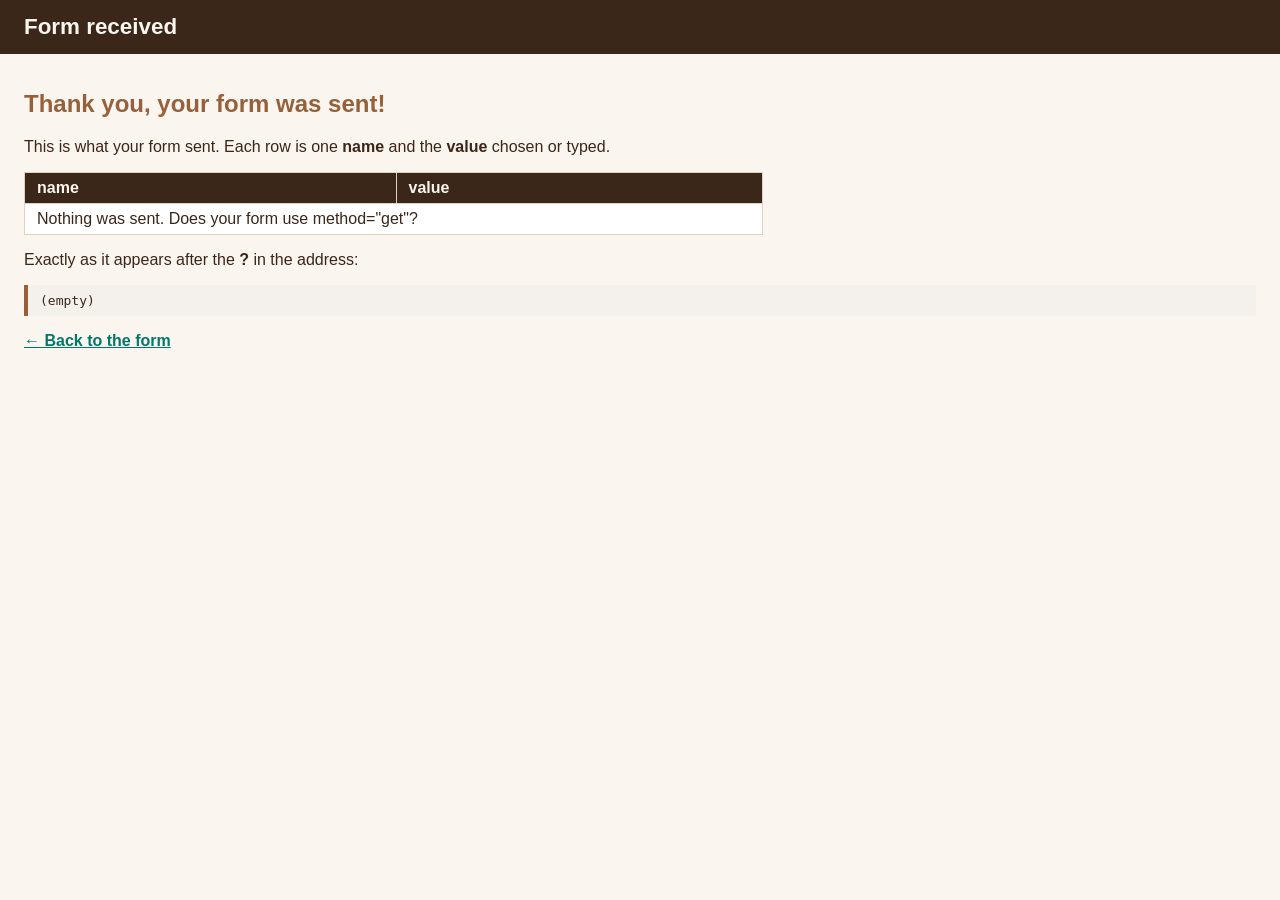
<file: csis-3380-react-code-lab-zh-CN/thanks.html>
<!DOCTYPE html>
<!-- Stand-in for a server: lists the name=value pairs a form sent with method="get". Used by form activities (action="thanks.html"). -->
<html lang="en">
<head>
  <meta charset="utf-8">
  <meta name="viewport" content="width=device-width, initial-scale=1">
  <title>Form received</title>
  <style>
    body { margin: 0; font-family: Verdana, sans-serif; background-color: #FAF5EE; color: #3B261A; }
    header { background-color: #3B261A; color: #FAF5EE; padding: 14px 24px; }
    header h1 { margin: 0; font-family: "Trebuchet MS", sans-serif; font-size: 1.4em; }
    main { padding: 16px 24px; }
    h2 { color: #96603A; font-family: "Trebuchet MS", sans-serif; }
    table { border-collapse: collapse; background-color: white; min-width: 60%; }
    th, td { border: 1px solid #E1D2BE; padding: 6px 12px; text-align: left; }
    th { background-color: #3B261A; color: #FAF5EE; }
    code { display: block; background-color: #F4F1EC; border-left: 4px solid #96603A; padding: 8px 12px; margin-top: 8px; word-break: break-all; }
    a { color: #00796B; font-weight: bold; }
  </style>
</head>
<body>
  <header><h1>Form received</h1></header>
  <main>
    <h2>Thank you, your form was sent!</h2>
    <p>This is what your form sent. Each row is one <strong>name</strong> and the <strong>value</strong> chosen or typed.</p>
    <table>
      <thead><tr><th>name</th><th>value</th></tr></thead>
      <tbody id="rows"><tr><td colspan="2">Nothing was sent. Does your form use method="get"?</td></tr></tbody>
    </table>
    <p>Exactly as it appears after the <strong>?</strong> in the address:</p>
    <code id="raw">(empty)</code>
    <p><a href="javascript:history.back()">&larr; Back to the form</a></p>
  </main>
  <script>
    const params = new URLSearchParams(location.search);
    if (location.search.length > 1) {
      const rows = document.getElementById('rows');
      rows.innerHTML = '';
      for (const [name, value] of params) {
        const tr = document.createElement('tr');
        const a = document.createElement('td'), b = document.createElement('td');
        a.textContent = name; b.textContent = value === '' ? '(left empty)' : value;
        tr.append(a, b); rows.append(tr);
      }
      document.getElementById('raw').textContent = location.search.slice(1);
    }
  </script>
</body>
</html>
</file>
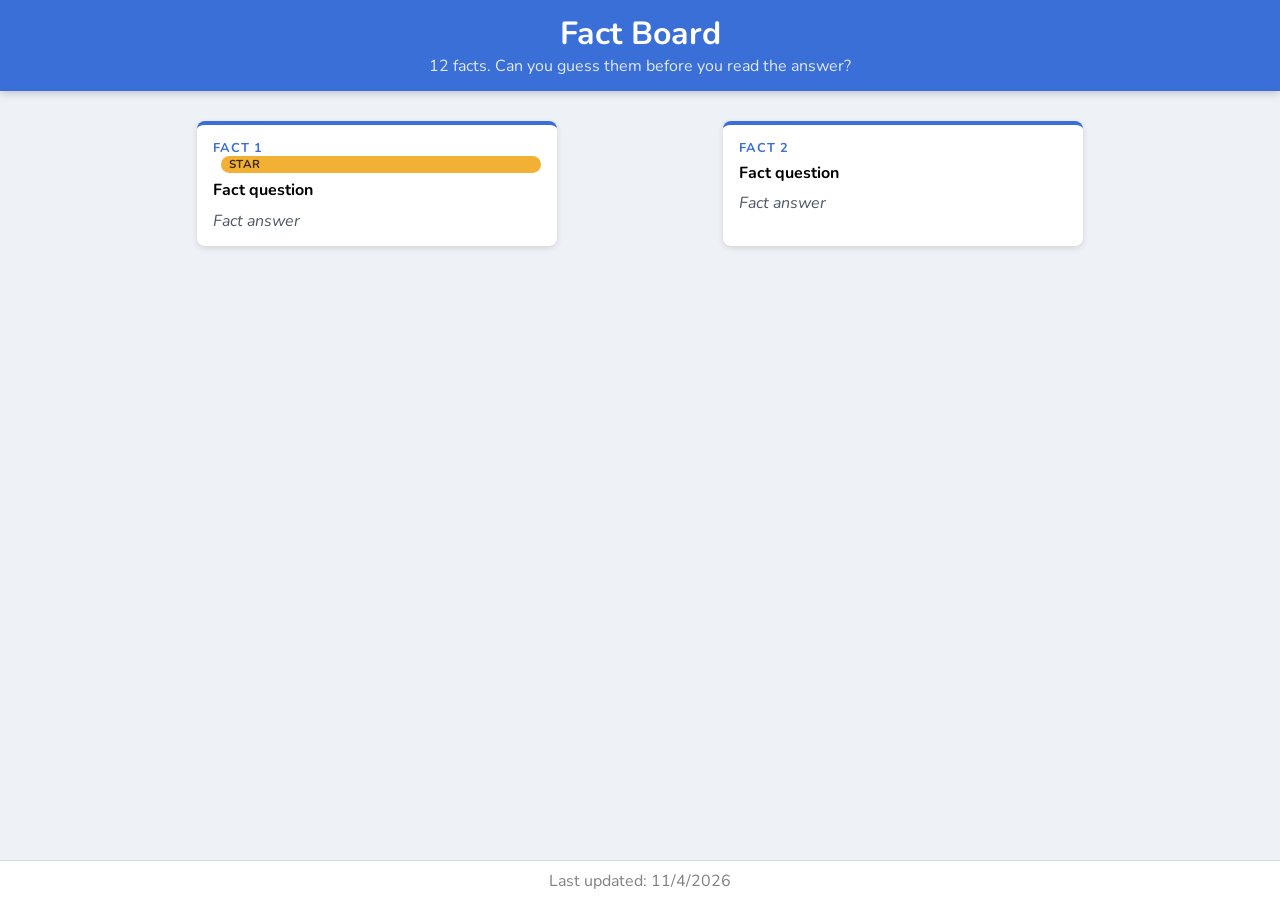
<file: fact-board-start/mockup.html>
<!DOCTYPE html>
<html lang="en">
<!--
  EN: mockup.html — the finished design in plain HTML (only two cards shown).
      Your React app must produce all 12 cards from facts.js.
  中文:mockup.html —— 用纯 HTML 写出的成品设计稿(这里只画了两张卡片)。
      你的 React 应用必须根据 facts.js 生成全部 12 张卡片。
-->
<head>
  <meta charset="UTF-8">
  <title>Fact Board (mockup)</title>
  <link rel="stylesheet" href="normalize.css">
  <link rel="stylesheet" href="styles.css">
</head>

<body>
  <header>
    <h1>Fact Board</h1>
    <p>12 facts. Can you guess them before you read the answer?</p>
  </header>

  <div class="board">
    <div class="card">
      <span class="card-number">Fact 1</span><span class="badge">STAR</span>
      <p class="question">Fact question</p>
      <p class="answer">Fact answer</p>
    </div>
    <div class="card">
      <span class="card-number">Fact 2</span>
      <p class="question">Fact question</p>
      <p class="answer">Fact answer</p>
    </div>
  </div>

  <footer>
    <p>Last updated: 11/4/2026</p>
  </footer>
</body>
</html>
</file>
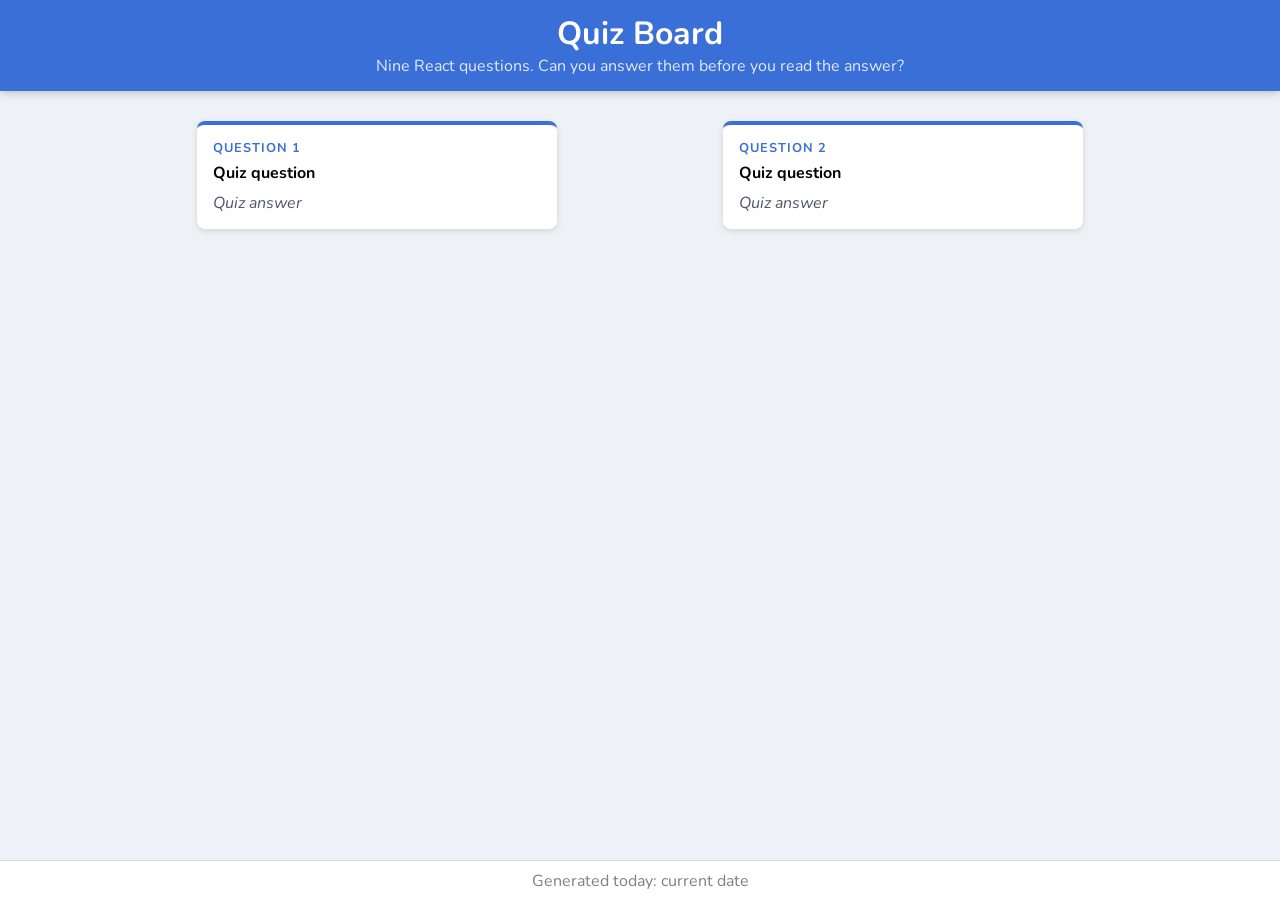
<file: quiz-board-start/mockup.html>
<!DOCTYPE html>
<html lang="en">
<!--
  EN: mockup.html — what your React app should produce, written in plain HTML.
      Open it in the browser to see the design. Only two cards are shown here;
      your app must show all nine questions from questions.js.
  中文:mockup.html —— 你的 React 应用应该做出来的样子,这里用纯 HTML 写出。
      在浏览器打开看设计稿;这里只画了两张卡片,你的应用要显示 questions.js
      里的全部九道题。
-->
<head>
  <meta charset="UTF-8">
  <title>Quiz Board (mockup)</title>
  <link rel="stylesheet" href="normalize.css">
  <link rel="stylesheet" href="styles.css">
</head>

<body>
  <header>
    <h1>Quiz Board</h1>
    <p>Nine React questions. Can you answer them before you read the answer?</p>
  </header>

  <div class="board">
    <div class="card">
      <span class="card-number">Question 1</span>
      <p class="question">Quiz question</p>
      <p class="answer">Quiz answer</p>
    </div>
    <div class="card">
      <span class="card-number">Question 2</span>
      <p class="question">Quiz question</p>
      <p class="answer">Quiz answer</p>
    </div>
  </div>

  <footer>
    <p>Generated today: current date</p>
  </footer>
</body>
</html>
</file>
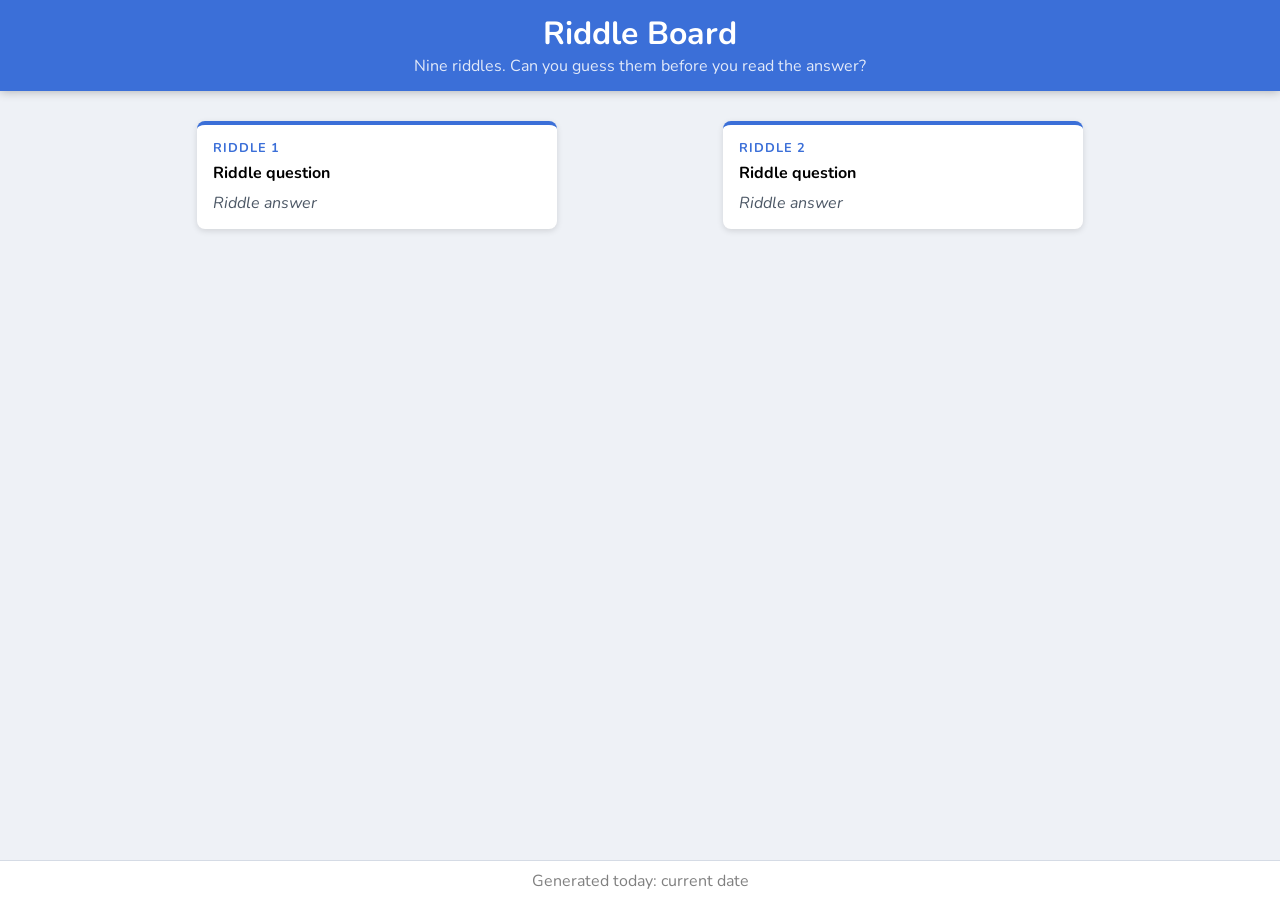
<file: riddle-board-start/mockup.html>
<!DOCTYPE html>
<html lang="en">
<!--
  mockup.html: what your React app should produce, written in plain HTML.
  Open it in the browser to see the design. It shows only two cards;
  your app must show all nine riddles from riddles.js.
-->
<head>
  <meta charset="UTF-8">
  <title>Riddle Board (mockup)</title>
  <link rel="stylesheet" href="normalize.css">
  <link rel="stylesheet" href="styles.css">
</head>

<body>
  <header>
    <h1>Riddle Board</h1>
    <p>Nine riddles. Can you guess them before you read the answer?</p>
  </header>

  <div class="board">
    <div class="card">
      <span class="card-number">Riddle 1</span>
      <p class="question">Riddle question</p>
      <p class="answer">Riddle answer</p>
    </div>
    <div class="card">
      <span class="card-number">Riddle 2</span>
      <p class="question">Riddle question</p>
      <p class="answer">Riddle answer</p>
    </div>
  </div>

  <footer>
    <p>Generated today: current date</p>
  </footer>
</body>
</html>
</file>
<file: fact-board-start/styles.css>
/* =====================================
   Riddle Board: styles (finished)
   You should not need to change this file.
======================================== */

@import url('https://fonts.googleapis.com/css?family=Nunito');

* {
  box-sizing: border-box;
}

html, body {
  width: 100%;
  max-width: 100%;
}

body {
  font-family: "Nunito", sans-serif;
  text-align: center;
  background: #eef1f6;
  padding-bottom: 3.5rem;   /* room for the fixed footer */
}

/* =====================================
   Header
======================================== */

header {
  background-color: #3b6fd8;
  color: white;
  padding: 16px 32px;
  box-shadow: 0 0 10px 0 rgba(0, 0, 0, 0.3);
}

header h1 {
  margin: 0;
}

header p {
  margin: 4px 0 0;
  opacity: 0.85;
}

/* =====================================
   Board (the grid of cards)
======================================== */

.board {
  display: flex;
  flex-direction: row;
  flex-wrap: wrap;
  justify-content: space-evenly;
  width: 100%;
  max-width: 1200px;
  margin: 20px auto;
}

.card {
  display: flex;
  flex-direction: column;
  width: 100%;
  max-width: 360px;
  margin: 10px 10px 20px;
  padding: 16px;
  background: white;
  border-radius: 8px;
  border-top: 4px solid #3b6fd8;
  box-shadow: 0 2px 6px rgba(0, 0, 0, 0.12);
  text-align: left;
  transition: .3s ease-out;
}

.card-number {
  color: #3b6fd8;
  font-size: 0.8rem;
  font-weight: bold;
  text-transform: uppercase;
  letter-spacing: 1px;
}

.question {
  font-weight: bold;
  margin: 8px 0 12px;
}

.answer {
  margin: 0;
  color: #4d5866;
  font-style: italic;
}

@media (min-width: 1024px) {
  .card:hover {
    transform: translateY(-4px);
    box-shadow: 0 6px 14px rgba(0, 0, 0, 0.18);
  }
}

/* =====================================
   Footer
======================================== */

footer {
  position: fixed;
  bottom: 0;
  width: 100%;
  height: 2.5rem;
  background: white;
  border-top: 1px solid #d5dbe5;
}

footer p {
  color: gray;
  margin: 0;
  line-height: 2.5rem;
}

/* EN: Extra classes for mock exam 3 (finished — do not edit). */
/* 中文:模拟考 3 新增的类(已完成 —— 不用改)。 */
.badge {
  display: inline-block;
  background: #f2b134;
  color: #3b2a00;
  font-size: .72rem;
  font-weight: 700;
  letter-spacing: .5px;
  padding: 2px 8px;
  border-radius: 99px;
  margin-left: 8px;
  vertical-align: middle;
}
</file>
<file: quiz-board-start/styles.css>
/* =====================================
   Riddle Board: styles (finished)
   You should not need to change this file.
======================================== */

@import url('https://fonts.googleapis.com/css?family=Nunito');

* {
  box-sizing: border-box;
}

html, body {
  width: 100%;
  max-width: 100%;
}

body {
  font-family: "Nunito", sans-serif;
  text-align: center;
  background: #eef1f6;
  padding-bottom: 3.5rem;   /* room for the fixed footer */
}

/* =====================================
   Header
======================================== */

header {
  background-color: #3b6fd8;
  color: white;
  padding: 16px 32px;
  box-shadow: 0 0 10px 0 rgba(0, 0, 0, 0.3);
}

header h1 {
  margin: 0;
}

header p {
  margin: 4px 0 0;
  opacity: 0.85;
}

/* =====================================
   Board (the grid of cards)
======================================== */

.board {
  display: flex;
  flex-direction: row;
  flex-wrap: wrap;
  justify-content: space-evenly;
  width: 100%;
  max-width: 1200px;
  margin: 20px auto;
}

.card {
  display: flex;
  flex-direction: column;
  width: 100%;
  max-width: 360px;
  margin: 10px 10px 20px;
  padding: 16px;
  background: white;
  border-radius: 8px;
  border-top: 4px solid #3b6fd8;
  box-shadow: 0 2px 6px rgba(0, 0, 0, 0.12);
  text-align: left;
  transition: .3s ease-out;
}

.card-number {
  color: #3b6fd8;
  font-size: 0.8rem;
  font-weight: bold;
  text-transform: uppercase;
  letter-spacing: 1px;
}

.question {
  font-weight: bold;
  margin: 8px 0 12px;
}

.answer {
  margin: 0;
  color: #4d5866;
  font-style: italic;
}

@media (min-width: 1024px) {
  .card:hover {
    transform: translateY(-4px);
    box-shadow: 0 6px 14px rgba(0, 0, 0, 0.18);
  }
}

/* =====================================
   Footer
======================================== */

footer {
  position: fixed;
  bottom: 0;
  width: 100%;
  height: 2.5rem;
  background: white;
  border-top: 1px solid #d5dbe5;
}

footer p {
  color: gray;
  margin: 0;
  line-height: 2.5rem;
}
</file>
<file: riddle-board-start/styles.css>
/* =====================================
   Riddle Board: styles (finished)
   You should not need to change this file.
======================================== */

@import url('https://fonts.googleapis.com/css?family=Nunito');

* {
  box-sizing: border-box;
}

html, body {
  width: 100%;
  max-width: 100%;
}

body {
  font-family: "Nunito", sans-serif;
  text-align: center;
  background: #eef1f6;
  padding-bottom: 3.5rem;   /* room for the fixed footer */
}

/* =====================================
   Header
======================================== */

header {
  background-color: #3b6fd8;
  color: white;
  padding: 16px 32px;
  box-shadow: 0 0 10px 0 rgba(0, 0, 0, 0.3);
}

header h1 {
  margin: 0;
}

header p {
  margin: 4px 0 0;
  opacity: 0.85;
}

/* =====================================
   Board (the grid of cards)
======================================== */

.board {
  display: flex;
  flex-direction: row;
  flex-wrap: wrap;
  justify-content: space-evenly;
  width: 100%;
  max-width: 1200px;
  margin: 20px auto;
}

.card {
  display: flex;
  flex-direction: column;
  width: 100%;
  max-width: 360px;
  margin: 10px 10px 20px;
  padding: 16px;
  background: white;
  border-radius: 8px;
  border-top: 4px solid #3b6fd8;
  box-shadow: 0 2px 6px rgba(0, 0, 0, 0.12);
  text-align: left;
  transition: .3s ease-out;
}

.card-number {
  color: #3b6fd8;
  font-size: 0.8rem;
  font-weight: bold;
  text-transform: uppercase;
  letter-spacing: 1px;
}

.question {
  font-weight: bold;
  margin: 8px 0 12px;
}

.answer {
  margin: 0;
  color: #4d5866;
  font-style: italic;
}

@media (min-width: 1024px) {
  .card:hover {
    transform: translateY(-4px);
    box-shadow: 0 6px 14px rgba(0, 0, 0, 0.18);
  }
}

/* =====================================
   Footer
======================================== */

footer {
  position: fixed;
  bottom: 0;
  width: 100%;
  height: 2.5rem;
  background: white;
  border-top: 1px solid #d5dbe5;
}

footer p {
  color: gray;
  margin: 0;
  line-height: 2.5rem;
}
</file>
